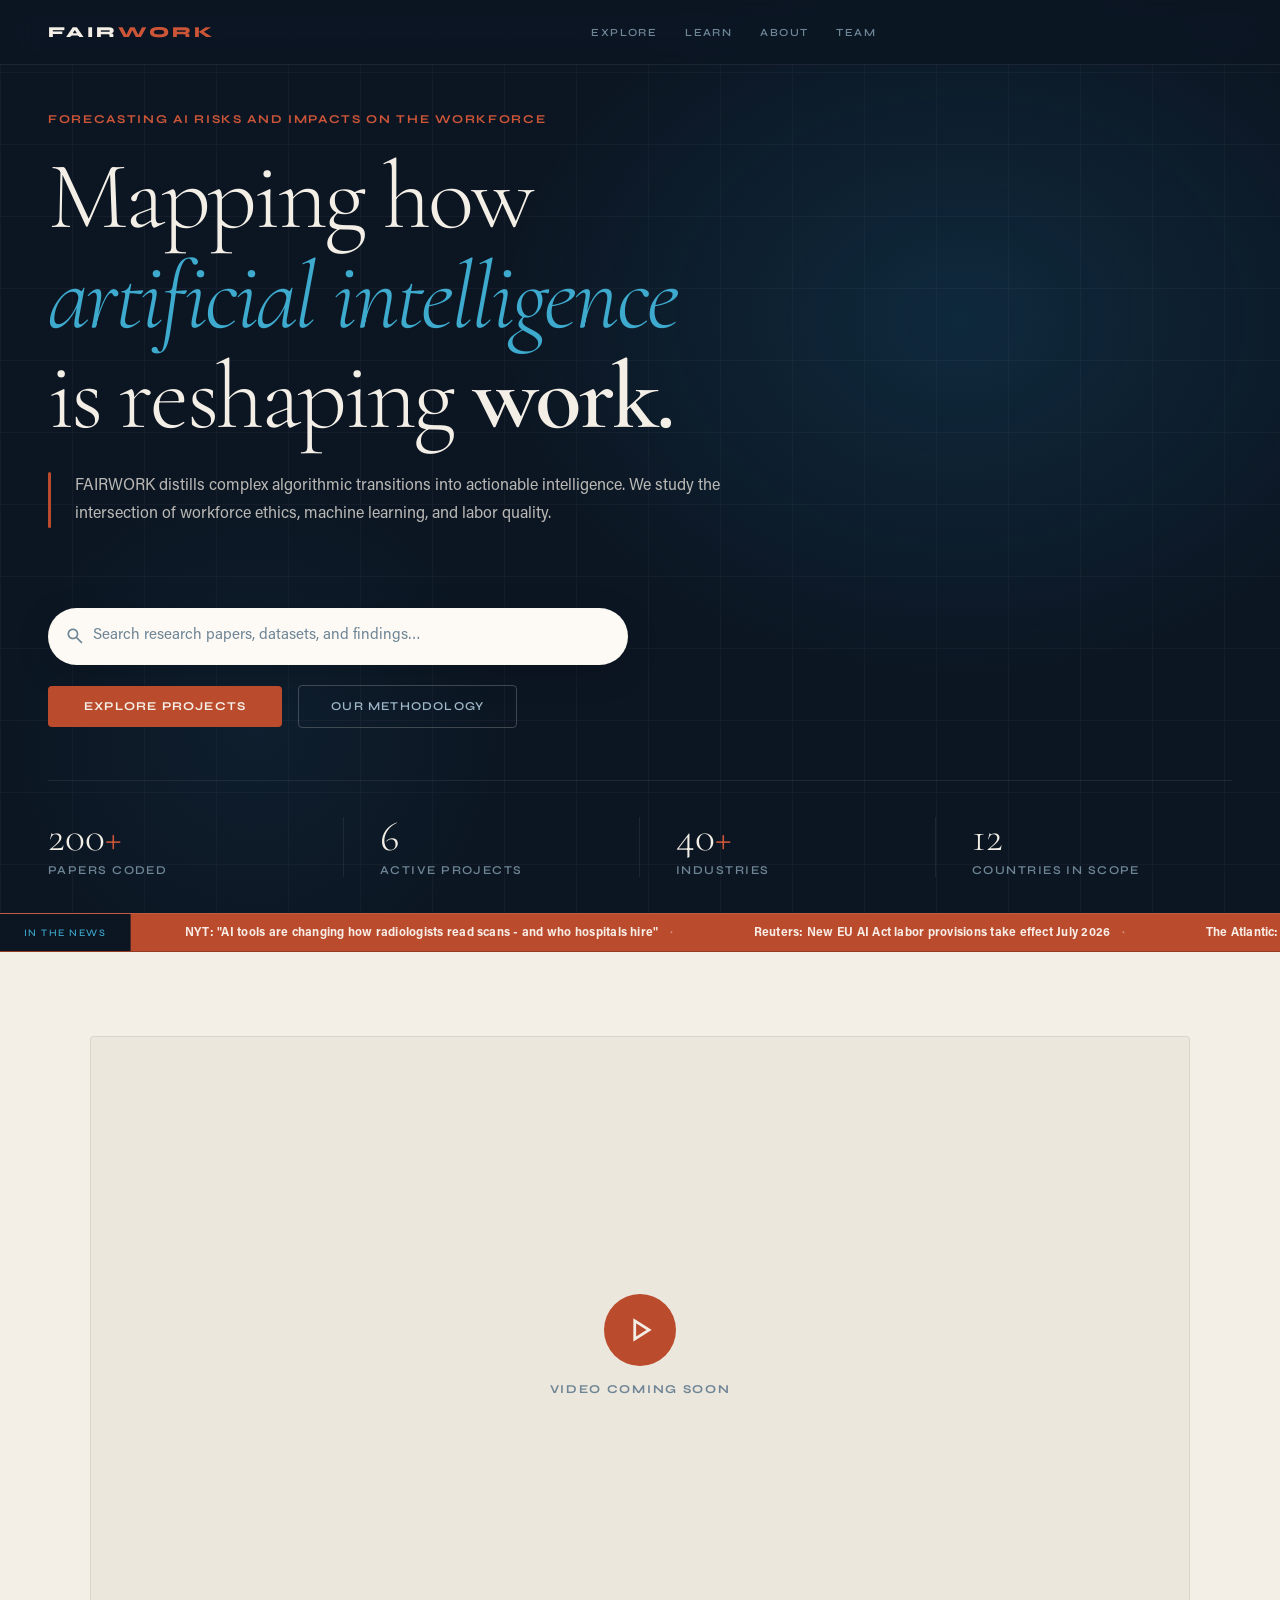
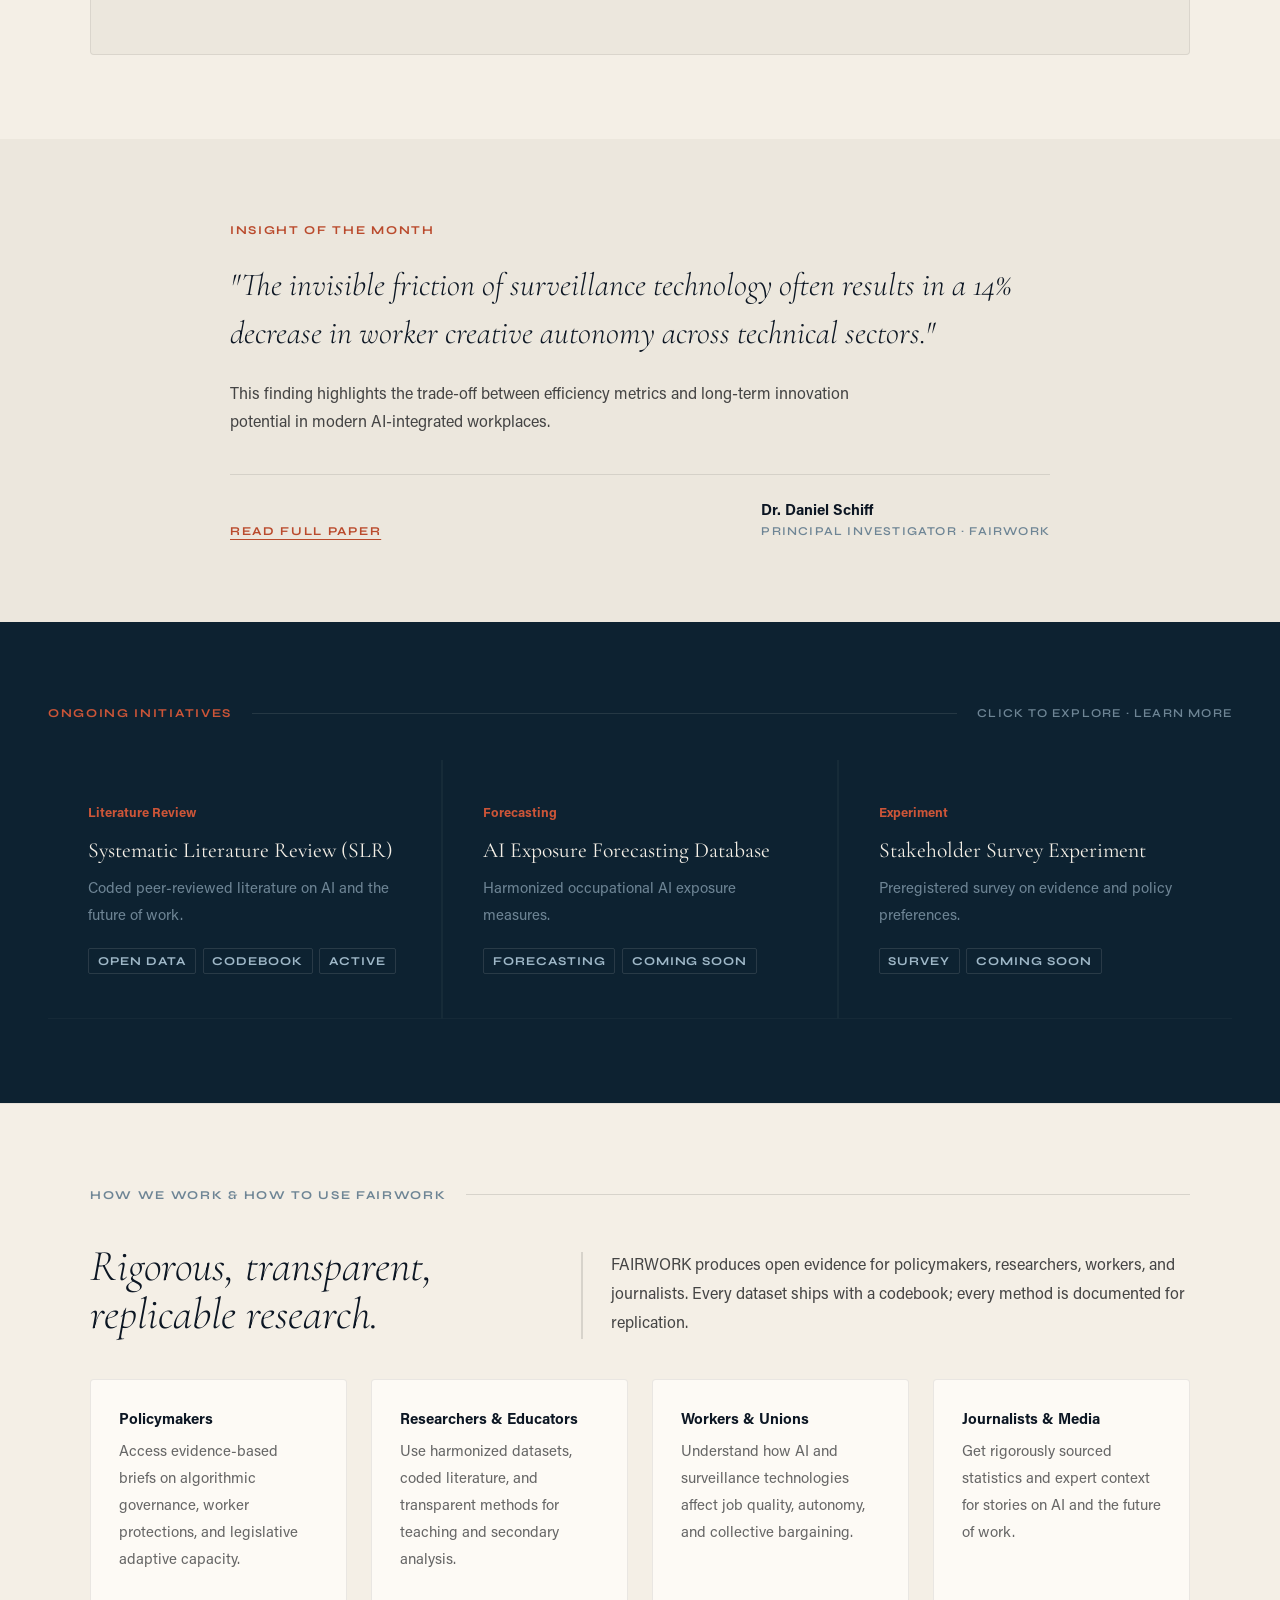
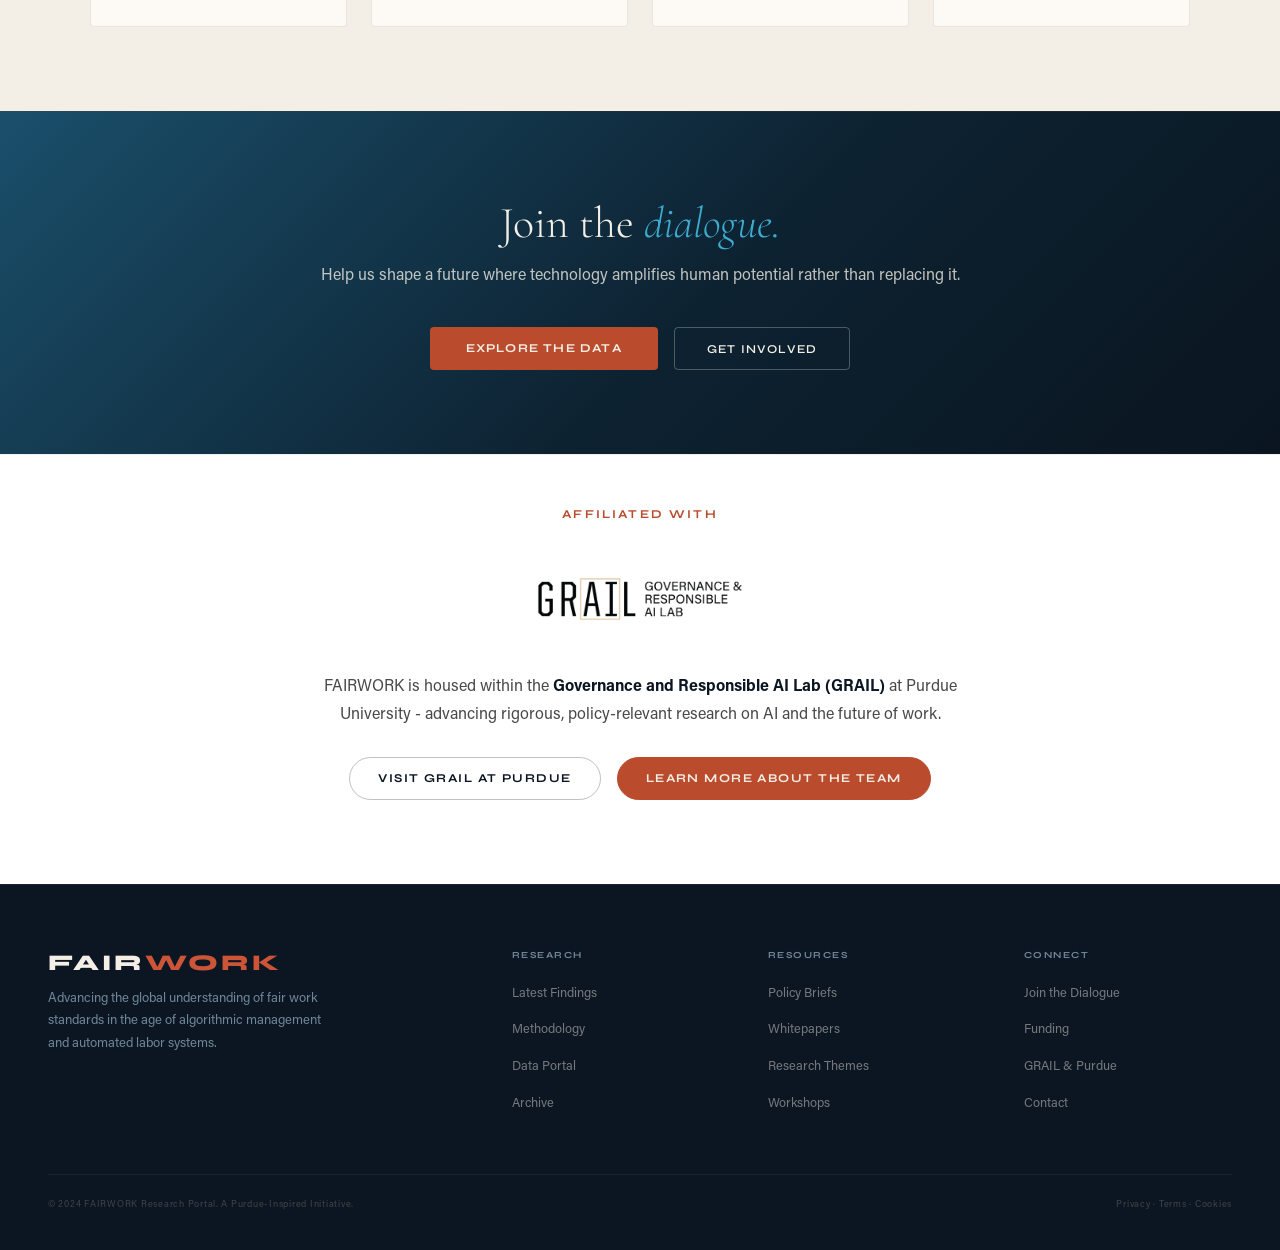
<file: index.html>
<!DOCTYPE html>
<html lang="en">
<head>
<meta charset="UTF-8">
<meta name="viewport" content="width=device-width, initial-scale=1.0">
<title>FAIRWORK - Forecasting AI Risks and Impacts on the Workforce</title>
<link rel="preconnect" href="https://fonts.googleapis.com">
<link href="https://fonts.googleapis.com/css2?family=Cormorant+Garamond:ital,wght@0,300;0,400;0,600;1,300;1,400;1,600&family=Syne:wght@400;600;700;800&display=swap" rel="stylesheet">
<link href="https://fonts.googleapis.com/css2?family=Material+Symbols+Outlined:opsz,wght,FILL,GRAD@24,400,0,0&display=swap" rel="stylesheet">
<link rel="stylesheet" href="css/styles.css">
</head>
<body>

<a class="skip-link" href="#main">Skip to main content</a>

<nav aria-label="Main navigation">
  <div class="nav-logo"><a href="index.html">FAIR<span>WORK</span></a></div>
  <button type="button" class="nav-toggle" id="nav-toggle" aria-expanded="false" aria-controls="nav-menu" aria-label="Open menu">
    <span class="nav-icon" aria-hidden="true">menu</span>
  </button>
  <ul class="nav-links" id="nav-menu">
    <li><a href="#projects">Explore</a></li>
    <li><a href="about.html#themes">Learn</a></li>
    <li><a href="about.html">About</a></li>
    <li><a href="team.html">Team</a></li>
  </ul>
</nav>

<main id="main">

<!-- ═══ HERO ═══ -->
<section id="what" class="hero">
  <div class="hero-canvas"></div>
  <div class="hero-grid"></div>
  <div class="hero-layout">
    <div class="hero-body">
      <div class="hero-kicker">Forecasting AI Risks and Impacts on the Workforce</div>
      <h1 class="hero-headline">
        <span>Mapping how</span>
        <span><em>artificial intelligence</em></span>
        <span>is reshaping <strong>work.</strong></span>
      </h1>
      <div class="hero-def">
        <div class="hero-def-bar"></div>
        <p class="hero-def-text">FAIRWORK distills complex algorithmic transitions into actionable intelligence. We study the intersection of workforce ethics, machine learning, and labor quality.</p>
      </div>
      <div class="search-wrap">
        <form class="search-bar search-bar--center" role="search" aria-label="Search FAIRWORK research" onsubmit="event.preventDefault();heroSearch();">
          <span class="search-icon" aria-hidden="true">search</span>
          <label class="visually-hidden" for="hero-search">Search</label>
          <input type="search" class="search-input" id="hero-search" name="q" placeholder="Search research papers, datasets, and findings…" autocomplete="off" enterkeyhint="search">
        </form>
      </div>
      <div class="hero-ctas">
        <a class="btn-primary" href="#projects">Explore Projects</a>
        <a class="btn-outline" href="#methodology">Our Methodology</a>
      </div>
    </div>
  </div>
  <div class="hero-stats">
    <div class="hero-stat"><div class="stat-num">200<b>+</b></div><div class="stat-lbl">Papers Coded</div></div>
    <div class="hero-stat"><div class="stat-num">6</div><div class="stat-lbl">Active Projects</div></div>
    <div class="hero-stat"><div class="stat-num">40<b>+</b></div><div class="stat-lbl">Industries</div></div>
    <div class="hero-stat"><div class="stat-num">12</div><div class="stat-lbl">Countries in Scope</div></div>
  </div>
</section>

<!-- ═══ TICKER ═══ -->
<div class="ticker-wrap">
  <div class="ticker-label">In the News</div>
  <div class="ticker-track">
    <span class="ticker-item">NYT: "AI tools are changing how radiologists read scans - and who hospitals hire"</span>
    <span class="ticker-item">Reuters: New EU AI Act labor provisions take effect July 2026</span>
    <span class="ticker-item">The Atlantic: "The jobs AI is actually taking - it's not what you think"</span>
    <span class="ticker-item">WSJ: Goldman Sachs estimates 300M jobs globally face partial automation risk</span>
    <span class="ticker-item">MIT Tech Review: LLMs boost paralegal productivity by 42% in new RCT</span>
    <span class="ticker-item">NPR: Truck drivers union fights back against autonomous freight pilot programs</span>
    <span class="ticker-item">FT: AI coding assistants raise output but widen skill gaps within software teams</span>
    <span class="ticker-item">Bloomberg: Amazon warehouse AI system triggers fresh NLRB complaint</span>
    <span class="ticker-item">NYT: "AI tools are changing how radiologists read scans - and who hospitals hire"</span>
    <span class="ticker-item">Reuters: New EU AI Act labor provisions take effect August 2026</span>
    <span class="ticker-item">The Atlantic: "The jobs AI is actually taking - it's not what you think"</span>
    <span class="ticker-item">WSJ: Goldman Sachs estimates 300M jobs globally face partial automation risk</span>
    <span class="ticker-item">MIT Tech Review: LLMs boost paralegal productivity by 42% in new RCT</span>
    <span class="ticker-item">NPR: Truck drivers union fights back against autonomous freight pilot programs</span>
    <span class="ticker-item">FT: AI coding assistants raise output but widen skill gaps within software teams</span>
    <span class="ticker-item">Bloomberg: Amazon warehouse AI system triggers fresh NLRB complaint</span>
  </div>
</div>

<!-- ═══ VIDEO ═══ -->
<section class="video-section" aria-label="Introduction video">
  <!-- Replace the placeholder div with e.g.
       <iframe src="https://www.youtube-nocookie.com/embed/VIDEO_ID" title="FAIRWORK introduction" allow="fullscreen; picture-in-picture" allowfullscreen></iframe>
       or <video src="media/intro.mp4" controls poster="media/intro.jpg"></video> -->
  <div class="video-frame">
    <div class="video-placeholder">
      <span class="video-play" aria-hidden="true">play_arrow</span>
      <span class="video-label">Video coming soon</span>
    </div>
  </div>
</section>

<!-- ═══ INSIGHT OF THE MONTH ═══ -->
<section class="insight">
  <div class="insight-wrap reveal">
    <div class="insight-label">Insight of the Month</div>
    <blockquote class="insight-quote">"The invisible friction of surveillance technology often results in a 14% decrease in worker creative autonomy across technical sectors."</blockquote>
    <p class="insight-body">This finding highlights the trade-off between efficiency metrics and long-term innovation potential in modern AI-integrated workplaces.</p>
    <div class="insight-footer">
      <a class="insight-link" href="#">Read Full Paper</a>
      <div class="insight-by">
        <div class="insight-name">Dr. Daniel Schiff</div>
        <div class="insight-role">Principal Investigator · FAIRWORK</div>
      </div>
    </div>
  </div>
</section>

<!-- ═══ ONGOING INITIATIVES ═══ -->
<section id="projects" class="projects">
  <div class="section-header reveal">
    <span class="eyebrow">Ongoing Initiatives</span>
    <div class="section-rule"></div>
    <span class="projects-hint">Click to explore · learn more</span>
  </div>
  <div class="projects-grid">
    <div class="proj-card reveal d1" role="link" tabindex="0" onclick="location.href='slr.html'" onkeydown="if(event.key==='Enter')location.href='slr.html'">
      <span class="proj-tag">Literature Review</span>
      <div class="proj-title">Systematic Literature Review (SLR)</div>
      <div class="proj-desc">Coded peer-reviewed literature on AI and the future of work.</div>
      <div class="proj-tags">
        <span>Open Data</span>
        <span>Codebook</span>
        <span>Active</span>
      </div>
    </div>
    <div class="proj-card proj-card--soon reveal d2" onclick="openProj('p1')">
      <span class="proj-tag">Forecasting</span>
      <div class="proj-title">AI Exposure Forecasting Database</div>
      <div class="proj-desc">Harmonized occupational AI exposure measures.</div>
      <div class="proj-tags">
        <span>Forecasting</span>
        <span>Coming Soon</span>
      </div>
    </div>
    <div class="proj-card proj-card--soon reveal d3" onclick="openProj('p3')">
      <span class="proj-tag">Experiment</span>
      <div class="proj-title">Stakeholder Survey Experiment</div>
      <div class="proj-desc">Preregistered survey on evidence and policy preferences.</div>
      <div class="proj-tags">
        <span>Survey</span>
        <span>Coming Soon</span>
      </div>
    </div>
  </div>
</section>

<!-- ═══ HOW WE WORK & HOW TO USE ═══ -->
<section id="methodology" class="method">
  <div class="section-header"><span class="eyebrow-dim">How We Work &amp; How to Use FAIRWORK</span><div class="rule-dim"></div></div>
  <div class="method-lead reveal">
    <div class="method-tagline">Rigorous, transparent,<br>replicable research.</div>
    <p class="method-copy">FAIRWORK produces open evidence for policymakers, researchers, workers, and journalists. Every dataset ships with a codebook; every method is documented for replication.</p>
  </div>
  <div class="audience-grid">
    <div class="audience-card reveal d1"><div class="aud-title">Policymakers</div><div class="aud-desc">Access evidence-based briefs on algorithmic governance, worker protections, and legislative adaptive capacity.</div></div>
    <div class="audience-card reveal d2"><div class="aud-title">Researchers &amp; Educators</div><div class="aud-desc">Use harmonized datasets, coded literature, and transparent methods for teaching and secondary analysis.</div></div>
    <div class="audience-card reveal d3"><div class="aud-title">Workers &amp; Unions</div><div class="aud-desc">Understand how AI and surveillance technologies affect job quality, autonomy, and collective bargaining.</div></div>
    <div class="audience-card reveal d4"><div class="aud-title">Journalists &amp; Media</div><div class="aud-desc">Get rigorously sourced statistics and expert context for stories on AI and the future of work.</div></div>
  </div>
</section>

<!-- ═══ ACHIEVEMENTS ═══ 
<section id="achievements" class="achieve">
  <div class="achieve-wrap">
    <div class="section-header achieve-hd reveal">
      <span class="eyebrow-dim">Achievements</span>
      <div class="rule-dim"></div>
    </div>
    <div class="achieve-grid">
      <article class="achieve-card reveal d1">
        <div class="achieve-yr">2024</div>
        <h3 class="achieve-title">Systematic review complete</h3>
        <p class="achieve-desc">200+ peer-reviewed papers coded across automation, job quality, and policy.</p>
      </article>
      <article class="achieve-card reveal d2">
        <div class="achieve-yr">2024</div>
        <h3 class="achieve-title">Open research database</h3>
        <p class="achieve-desc">Searchable portal launched for policymakers, journalists, and researchers.</p>
      </article>
      <article class="achieve-card reveal d3">
        <div class="achieve-yr">2023</div>
        <h3 class="achieve-title">NSF research grant</h3>
        <p class="achieve-desc">Multi-year funding secured to map AI risks and impacts on the workforce.</p>
      </article>
      <article class="achieve-card reveal d4">
        <div class="achieve-yr">2024</div>
        <h3 class="achieve-title">Policy briefs in use</h3>
        <p class="achieve-desc">FAIRWORK synthesis cited in legislative briefings on AI and labor standards.</p>
      </article>
    </div>
  </div>
</section>-->

<!-- ═══ JOIN THE DIALOGUE ═══ -->
<section id="involve" class="dialogue">
  <div class="dialogue-wrap reveal">
    <h2 class="dialogue-hd">Join the <em>dialogue.</em></h2>
    <p class="dialogue-text">Help us shape a future where technology amplifies human potential rather than replacing it.</p>
    <div class="dialogue-actions">
      <a class="btn-primary" href="#projects">Explore the Data</a>
      <button type="button" class="btn-outline" onclick="openInvolve()">Get Involved</button>
    </div>
  </div>
</section>

<!-- (Ask FAIRWORK) - hidden for Phase 2 -->
<div id="ask" class="ask-section is-hidden" hidden aria-hidden="true">
  <input type="password" id="ask-key" tabindex="-1">
  <input type="text" id="ask-input" tabindex="-1">
  <div id="ask-response"><span id="ask-dot"></span><span id="ask-label"></span><div id="ask-text"></div></div>
</div>

<!-- ═══ GRAIL & PURDUE ═══ -->
<section id="grail" class="affil">
  <div class="affil-wrap reveal">
    <p class="affil-label">Affiliated with</p>
    <div class="affil-logos">
      <a class="affil-logo affil-logo--grail" href="https://www.cla.purdue.edu/academic/polsci/research/labs/grail/index.html" target="_blank" rel="noopener" aria-label="GRAIL Lab">
        <img src="images/grail.png" alt="GRAIL logo">
      </a>
    </div>
    <p class="affil-copy">FAIRWORK is housed within the <strong>Governance and Responsible AI Lab (GRAIL)</strong> at Purdue University - advancing rigorous, policy-relevant research on AI and the future of work.</p>
    <div class="affil-actions">
      <a class="affil-btn" href="https://www.cla.purdue.edu/academic/polsci/research/labs/grail/index.html" target="_blank" rel="noopener">Visit GRAIL at Purdue</a>
      <a class="affil-btn affil-btn--filled" href="team.html">Learn More About the Team</a>
    </div>
  </div>
</section>

<!-- ═══ FOOTER ═══ -->
<footer>
  <div class="footer-top">
    <div><div class="footer-brand">FAIR<span>WORK</span></div><p class="footer-lead">Advancing the global understanding of fair work standards in the age of algorithmic management and automated labor systems.</p></div>
    <div><div class="footer-hd">Research</div><ul class="footer-links"><li><a href="team.html#publications">Latest Findings</a></li><li><a href="#methodology">Methodology</a></li>
      <li><a href="#projects">Data Portal</a></li>
      <li><a href="team.html#publications">Archive</a></li></ul></div>
    <div><div class="footer-hd">Resources</div><ul class="footer-links"><li><a href="team.html#publications">Policy Briefs</a></li><li><a href="#">Whitepapers</a></li><li><a href="about.html#themes">Research Themes</a></li><li><a href="#projects">Workshops</a></li></ul></div>
    <div><div class="footer-hd">Connect</div><ul class="footer-links"><li><a href="#involve">Join the Dialogue</a></li><li><a href="mailto:funding@fairwork.org?subject=Funding%20Interest">Funding</a></li><li><a href="#grail">GRAIL &amp; Purdue</a></li><li><a href="#">Contact</a></li></ul></div>
  </div>
  <div class="footer-bottom"><span class="footer-copy">© 2024 FAIRWORK Research Portal. A Purdue-Inspired Initiative.</span><span class="footer-copy">Privacy · Terms · Cookies</span></div>
</footer>
</main>

<!-- ═══ GET INVOLVED MODAL ═══ -->
<div class="modal-bg" id="modal-bg" onclick="closeInvolve()"></div>
<div class="modal" id="modal" role="dialog" aria-modal="true" aria-labelledby="modal-hd" hidden>
  <button type="button" class="modal-close" onclick="closeInvolve()" aria-label="Close">✕</button>
  <h2 class="modal-hd" id="modal-hd">Get Involved</h2>
  <p class="modal-copy">Tell us how you'd like to contribute to FAIRWORK research.</p>
  <form class="modal-form" onsubmit="event.preventDefault();this.querySelector('.modal-submit').textContent='✓ Sent - we\'ll be in touch.';this.querySelector('.modal-submit').disabled=true;">
    <label class="visually-hidden" for="involve-name">Full name</label>
    <input type="text" class="modal-inp" id="involve-name" name="name" placeholder="Full name" required autocomplete="name">
    <label class="visually-hidden" for="involve-email">Email</label>
    <input type="email" class="modal-inp" id="involve-email" name="email" placeholder="Email address" required autocomplete="email">
    <label class="visually-hidden" for="involve-message">Message</label>
    <textarea class="modal-inp modal-ta" id="involve-message" name="message" placeholder="Message (optional)" rows="4"></textarea>
    <button type="submit" class="btn-primary modal-submit">Send</button>
  </form>
</div>

<!-- ═══ PROJECT PANEL ═══ -->
<div class="proj-overlay" id="overlay" onclick="closeProj()"></div>
<div class="proj-panel" id="panel">
  <div class="proj-panel-head">
    <div class="proj-panel-tag" id="panel-tag-head">Project</div>
    <button class="proj-panel-close" onclick="closeProj()">✕</button>
  </div>
  <div class="proj-panel-body" id="panel-body"></div>
</div>

<script>
// ── Scroll reveal ──────────────────────────────
const ro = new IntersectionObserver(es => es.forEach(e => { if(e.isIntersecting){e.target.classList.add('visible');ro.unobserve(e.target);} }), {threshold:.09});
document.querySelectorAll('.reveal').forEach(el => ro.observe(el));

// ── Active nav ─────────────────────────────────
window.addEventListener('scroll', () => {
  const y = window.scrollY + 120;
  document.querySelectorAll('.nav-links a[href^="#"]').forEach(a => {
    const sec = document.querySelector(a.getAttribute('href'));
    if(sec) a.classList.toggle('active', y >= sec.offsetTop && y < sec.offsetTop + sec.offsetHeight);
  });
});

// ═════════════════════════════════
// PROJECTS DATA
// ═════════════════════════════════
const PD = {
  p1:{tag:'Forecasting Dataset',title:'AI Exposure Forecasting Database',lead:"Lorem ipsum dolor sit amet, consectetur adipiscing elit, sed do eiusmod tempor incididunt ut labore et dolore magna aliqua ut enim ad minim veniam.",about:"Lorem ipsum dolor sit amet, consectetur adipiscing elit, sed do eiusmod tempor incididunt ut labore et dolore magna aliqua. Ut enim ad minim veniam, quis nostrud exercitation ullamco laboris nisi ut aliquip ex ea commodo consequat.\n\nDuis aute irure dolor in reprehenderit in voluptate velit esse cillum dolore eu fugiat nulla pariatur. Excepteur sint occaecat cupidatat non proident, sunt in culpa qui officia deserunt mollit anim id est laborum.",tags:['Occupational Data','Harmonization','Forecasting','Open Data','Lorem Ipsum'],roles:[{t:'Data Analyst',d:'Lorem ipsum dolor sit amet, consectetur adipiscing elit sed do eiusmod tempor incididunt ut labore.'},{t:'Graduate RA',d:'Duis aute irure dolor in reprehenderit in voluptate velit esse cillum dolore eu fugiat.'},{t:'Developer',d:'Excepteur sint occaecat cupidatat non proident sunt in culpa qui officia deserunt mollit.'}],status:'active',cta:'Interested in contributing to this project?'},
  p2:{tag:'Systematic Literature Review',title:'SLR: Coded AI-Workforce Literature',lead:'Lorem ipsum dolor sit amet, consectetur adipiscing elit, sed do eiusmod tempor incididunt ut labore et dolore magna aliqua ut enim ad minim veniam quis nostrud.',about:"Lorem ipsum dolor sit amet, consectetur adipiscing elit, sed do eiusmod tempor incididunt ut labore et dolore magna aliqua. Ut enim ad minim veniam, quis nostrud exercitation ullamco laboris nisi ut aliquip.\n\nDuis aute irure dolor in reprehenderit in voluptate velit esse cillum dolore eu fugiat nulla pariatur. Excepteur sint occaecat cupidatat non proident, sunt in culpa qui officia deserunt mollit anim.",tags:['Literature Review','Codebook','Open Data','Peer-Reviewed','Ongoing'],roles:[{t:'Paper Coder',d:'Lorem ipsum dolor sit amet, consectetur adipiscing elit sed do eiusmod tempor incididunt.'},{t:'Screener',d:'Duis aute irure dolor in reprehenderit in voluptate velit esse cillum dolore eu fugiat.'},{t:'Methods Reviewer',d:'Excepteur sint occaecat cupidatat non proident deserunt mollit anim id est laborum.'}],status:'active',cta:'Join our coding team'},
  p3:{tag:'Survey Experiment',title:'Stakeholder Survey Experiment',lead:'Lorem ipsum dolor sit amet, consectetur adipiscing elit, sed do eiusmod tempor incididunt ut labore et dolore magna aliqua nemo enim ipsam voluptatem.',about:"Lorem ipsum dolor sit amet, consectetur adipiscing elit, sed do eiusmod tempor incididunt ut labore et dolore magna aliqua. Ut enim ad minim veniam, quis nostrud exercitation ullamco laboris.\n\nDuis aute irure dolor in reprehenderit in voluptate velit esse cillum dolore eu fugiat nulla pariatur. Excepteur sint occaecat cupidatat non proident, sunt in culpa qui officia deserunt.",tags:['Survey Experiment','Causal Inference','Preregistered','Wave 2 Recruiting'],roles:[{t:'Survey Respondent',d:'Lorem ipsum dolor sit amet, consectetur adipiscing elit sed eiusmod tempor incididunt labore.'},{t:'Organizational Partner',d:'Duis aute irure dolor in reprehenderit in voluptate esse cillum dolore eu fugiat.'},{t:'Graduate Collaborator',d:'Excepteur sint occaecat cupidatat non proident sunt in culpa officia deserunt mollit.'}],status:'recruit',cta:'Participate in Wave 2 or become a recruiting partner'},
  p4:{tag:'Geography',title:'Geographic Inequality Analysis',lead:"Lorem ipsum dolor sit amet, consectetur adipiscing elit, sed do eiusmod tempor incididunt ut labore et dolore magna aliqua quis nostrud exercitation.",about:"Lorem ipsum dolor sit amet, consectetur adipiscing elit, sed do eiusmod tempor incididunt ut labore et dolore magna aliqua. Ut enim ad minim veniam, quis nostrud exercitation ullamco laboris nisi.\n\nDuis aute irure dolor in reprehenderit in voluptate velit esse cillum dolore eu fugiat nulla pariatur. Excepteur sint occaecat cupidatat non proident mollit anim.",tags:['Geography','GIS','Labor Markets','Rural','Lorem Ipsum'],roles:[{t:'GIS Analyst',d:'Lorem ipsum dolor sit amet, consectetur adipiscing elit sed do eiusmod tempor incididunt.'},{t:'International Partner',d:'Duis aute irure dolor in reprehenderit in voluptate velit esse cillum dolore fugiat.'},{t:'Developer',d:'Excepteur sint occaecat cupidatat non proident sunt in culpa qui officia deserunt.'}],status:'active',cta:'Collaborate on this project'},
  p5:{tag:'Policy',title:'Policy Response Mapping',lead:"Lorem ipsum dolor sit amet, consectetur adipiscing elit, sed do eiusmod tempor incididunt ut labore et dolore magna aliqua ut enim veniam.",about:"Lorem ipsum dolor sit amet, consectetur adipiscing elit, sed do eiusmod tempor incididunt ut labore et dolore magna aliqua. Ut enim ad minim veniam, quis nostrud exercitation ullamco.\n\nDuis aute irure dolor in reprehenderit in voluptate velit esse cillum dolore eu fugiat nulla pariatur. Excepteur sint occaecat cupidatat non proident deserunt mollit.",tags:['Policy','Legislation','Regulatory','Lorem Ipsum','Recruiting'],roles:[{t:'Policy Coder',d:'Lorem ipsum dolor sit amet, consectetur adipiscing elit sed do eiusmod tempor.'},{t:'International RA',d:'Duis aute irure dolor in reprehenderit in voluptate esse cillum dolore eu fugiat.'},{t:'Policy Fellow',d:'Excepteur sint occaecat cupidatat non proident sunt in culpa qui officia mollit.'}],status:'recruit',cta:'Help us code policy documents'},
  p6:{tag:'Worker Voice',title:'Worker Voice Initiative',lead:"Lorem ipsum dolor sit amet, consectetur adipiscing elit, sed do eiusmod tempor incididunt ut labore et dolore magna aliqua nemo enim voluptatem.",about:"Lorem ipsum dolor sit amet, consectetur adipiscing elit, sed do eiusmod tempor incididunt ut labore et dolore magna aliqua. Ut enim ad minim veniam, quis nostrud exercitation ullamco laboris.\n\nDuis aute irure dolor in reprehenderit in voluptate velit esse cillum dolore eu fugiat nulla pariatur. Excepteur sint occaecat cupidatat non proident sunt in culpa deserunt.",tags:['Qualitative','Worker Interviews','Focus Groups','Launching Q3 2026'],roles:[{t:'Participant',d:'Lorem ipsum dolor sit amet, consectetur adipiscing elit sed do eiusmod tempor incididunt.'},{t:'Union Partner',d:'Duis aute irure dolor in reprehenderit in voluptate velit esse cillum dolore.'},{t:'Qualitative Researcher',d:'Excepteur sint occaecat cupidatat non proident sunt culpa qui officia deserunt mollit.'}],status:'planned',cta:'Express interest for when we launch Q3 2026'}
};

const statusBadge = {active:{c:'#4ADE80',l:'Active project'},recruit:{c:'#E6BF4A',l:'Recruiting contributors'},planned:{c:'#8C877F',l:'Launching Q3 2026'}};

function openProj(id) {
  const p = PD[id]; if(!p) return;
  document.getElementById('panel-tag-head').textContent = p.tag;
  const sb = statusBadge[p.status];
  document.getElementById('panel-body').innerHTML = `
    <div class="panel-kicker">${p.tag}</div>
    <div class="panel-title">${p.title}</div>
    <div style="display:inline-flex;align-items:center;gap:.5rem;margin-bottom:1.75rem;font-family:var(--ff-u);font-size:.6rem;letter-spacing:.1em;text-transform:uppercase;color:${sb.c};">
      <span style="width:6px;height:6px;border-radius:50%;background:${sb.c};${p.status!=='planned'?'animation:pulse 2s infinite':''}"></span>${sb.l}
    </div>
    <div class="panel-lead">${p.lead}</div>
    <div class="panel-sec">About this project</div>
    ${p.about.split('\n\n').map(t=>`<div class="panel-text">${t}</div>`).join('')}
    <div class="panel-tags">${p.tags.map(t=>`<span class="panel-tag">${t}</span>`).join('')}</div>
    <div class="panel-sec">Ways to contribute</div>
    <div>${p.roles.map(r=>`<div class="panel-role"><div><div class="panel-role-title">${r.t}</div><div class="panel-role-desc">${r.d}</div></div></div>`).join('')}</div>
    <div class="panel-cta">
      <h4>${p.cta}</h4>
      <p>Leave your email and we'll follow up with how to get involved.</p>
      <input type="email" class="panel-inp" placeholder="your@email.com">
      <input type="text" class="panel-inp" placeholder="Your role / background (optional)">
      <button class="panel-submit-btn" onclick="this.textContent='✓ Sent! We\\'ll be in touch.';this.style.background='#2D6A4F';this.disabled=true;">Send Expression of Interest</button>
    </div>`;
  document.getElementById('overlay').classList.add('open');
  document.getElementById('panel').classList.add('open');
  document.body.style.overflow = 'hidden';
}
function closeProj() {
  document.getElementById('overlay').classList.remove('open');
  document.getElementById('panel').classList.remove('open');
  document.body.style.overflow = '';
}
document.addEventListener('keydown', e => {
  if (e.key === 'Escape') { closeProj(); closeInvolve(); }
});

function openInvolve() {
  const modal = document.getElementById('modal');
  const overlay = document.getElementById('modal-bg');
  modal.hidden = false;
  overlay.classList.add('open');
  modal.classList.add('open');
  document.body.style.overflow = 'hidden';
  document.getElementById('involve-name').focus();
}
function closeInvolve() {
  const modal = document.getElementById('modal');
  const overlay = document.getElementById('modal-bg');
  modal.hidden = true;
  overlay.classList.remove('open');
  modal.classList.remove('open');
  document.body.style.overflow = '';
}

// ═════════════════════════════════
// ASK FAIRWORK
// ═════════════════════════════════
const SYS = `You are FAIRWORK, an AI research assistant for the FAIRWORK project - Forecasting AI Risks and Impacts on the Workforce - a Purdue-inspired initiative within the GRAIL research network.

The FAIRWORK project investigates how artificial intelligence is reshaping labor markets, job structures, and workforce policy. Through systematic review and qualitative coding of hundreds of academic studies, the project builds a structured database mapping key trends in AI-driven automation, job displacement, skill shifts, and worker well-being. The research also examines policy responses including regulation, education, and worker protections. Undergraduate researchers play a central role in the coding and analysis process.

Key datasets:
1. Forecasting/Exposure Database: Harmonized occupational AI exposure measures (Frey & Osborne, Acemoglu & Restrepo, GPT-era task-based models)
2. Systematic Literature Review: 214+ coded papers, 40+ variables each. Frame valence: 62% pessimistic, 24% neutral, 14% optimistic (2023-24 data)
3. Stakeholder Survey Experiment: n=1,200, 6-arm preregistered experiment. Conflicting evidence reduces policy support by ~14pp on average.

Key findings:
- High-exposure occupations: data entry, customer service, financial analysis, legal assistance
- Low-exposure: construction, childcare, nursing (physical/relational tasks)
- Geographic analysis: rural service economies face disproportionate risk
- Cohen's κ = 0.81 for inter-rater reliability

Always be precise about what evidence shows vs. does not show. Flag contested findings. Distinguish correlation from causation. Keep responses to 3-5 sentences (simple) or 1-2 paragraphs (complex). Write clearly for non-academic audiences.`;

function setQ(t){document.getElementById('ask-input').value=t;document.getElementById('ask-input').focus();}

function heroSearch() {
  const q = document.getElementById('hero-search').value.trim();
  if (!q) return;
  /* (Ask FAIRWORK) - Phase 2 */
}

document.getElementById('nav-toggle').addEventListener('click', function () {
  const open = this.getAttribute('aria-expanded') === 'true';
  this.setAttribute('aria-expanded', String(!open));
  this.setAttribute('aria-label', open ? 'Open menu' : 'Close menu');
  this.querySelector('.nav-icon').textContent = open ? 'menu' : 'close';
  document.getElementById('nav-menu').classList.toggle('open', !open);
});

async function doAsk() {
  const q = document.getElementById('ask-input').value.trim();
  const key = document.getElementById('ask-key').value.trim();
  const resp = document.getElementById('ask-response');
  const txt  = document.getElementById('ask-text');
  const dot  = document.getElementById('ask-dot');
  const lbl  = document.getElementById('ask-label');
  if(!q){document.getElementById('ask-input').focus();return;}
  if(!key){
    resp.classList.add('visible');
    dot.style.background='var(--gold2)';dot.style.animation='none';
    lbl.textContent='Setup needed';
    txt.innerHTML='To use Ask FAIRWORK, enter your Anthropic API key above (starts with <code style="font-family:var(--ff-u);font-size:.85em;color:var(--rust2)">sk-ant-</code>). It\'s used only in your browser and never stored. <a href="https://console.anthropic.com" target="_blank" style="color:var(--rust2);text-decoration:underline;">Get a key at console.anthropic.com →</a>';
    return;
  }
  resp.classList.add('visible');
  dot.style.background='var(--rust2)';dot.style.animation='blink .9s ease-in-out infinite';
  lbl.textContent='Thinking…';txt.textContent='';txt.className='ask-resp-text';
  try {
    const r = await fetch('https://api.anthropic.com/v1/messages',{
      method:'POST',
      headers:{'Content-Type':'application/json','x-api-key':key,'anthropic-version':'2023-06-01','anthropic-dangerous-direct-browser-access':'true'},
      body:JSON.stringify({model:'claude-sonnet-4-20250514',max_tokens:600,system:SYS,messages:[{role:'user',content:q}]})
    });
    if(!r.ok){const e=await r.json();throw new Error(e.error?.message||`Error ${r.status}`);}
    const d = await r.json();
    const answer = d.content?.[0]?.text||'No response received.';
    dot.style.animation='none';dot.style.background='#4ADE80';lbl.textContent='FAIRWORK';
    let i=0;
    const iv = setInterval(()=>{txt.textContent+=answer[i];i++;if(i>=answer.length)clearInterval(iv);},14);
  } catch(e) {
    dot.style.animation='none';dot.style.background='#F87171';lbl.textContent='Error';
    txt.textContent=`Could not get a response: ${e.message}. Check your API key and try again.`;
  }
}
function closeAsk(){const r=document.getElementById('ask-response');if(r)r.classList.remove('visible');const t=document.getElementById('ask-text');if(t)t.textContent='';}
const askKey=document.getElementById('ask-key');
if(askKey)askKey.addEventListener('keydown',e=>{if(e.key==='Enter')document.getElementById('ask-input')?.focus();});
</script>
</body>
</html>
</file>
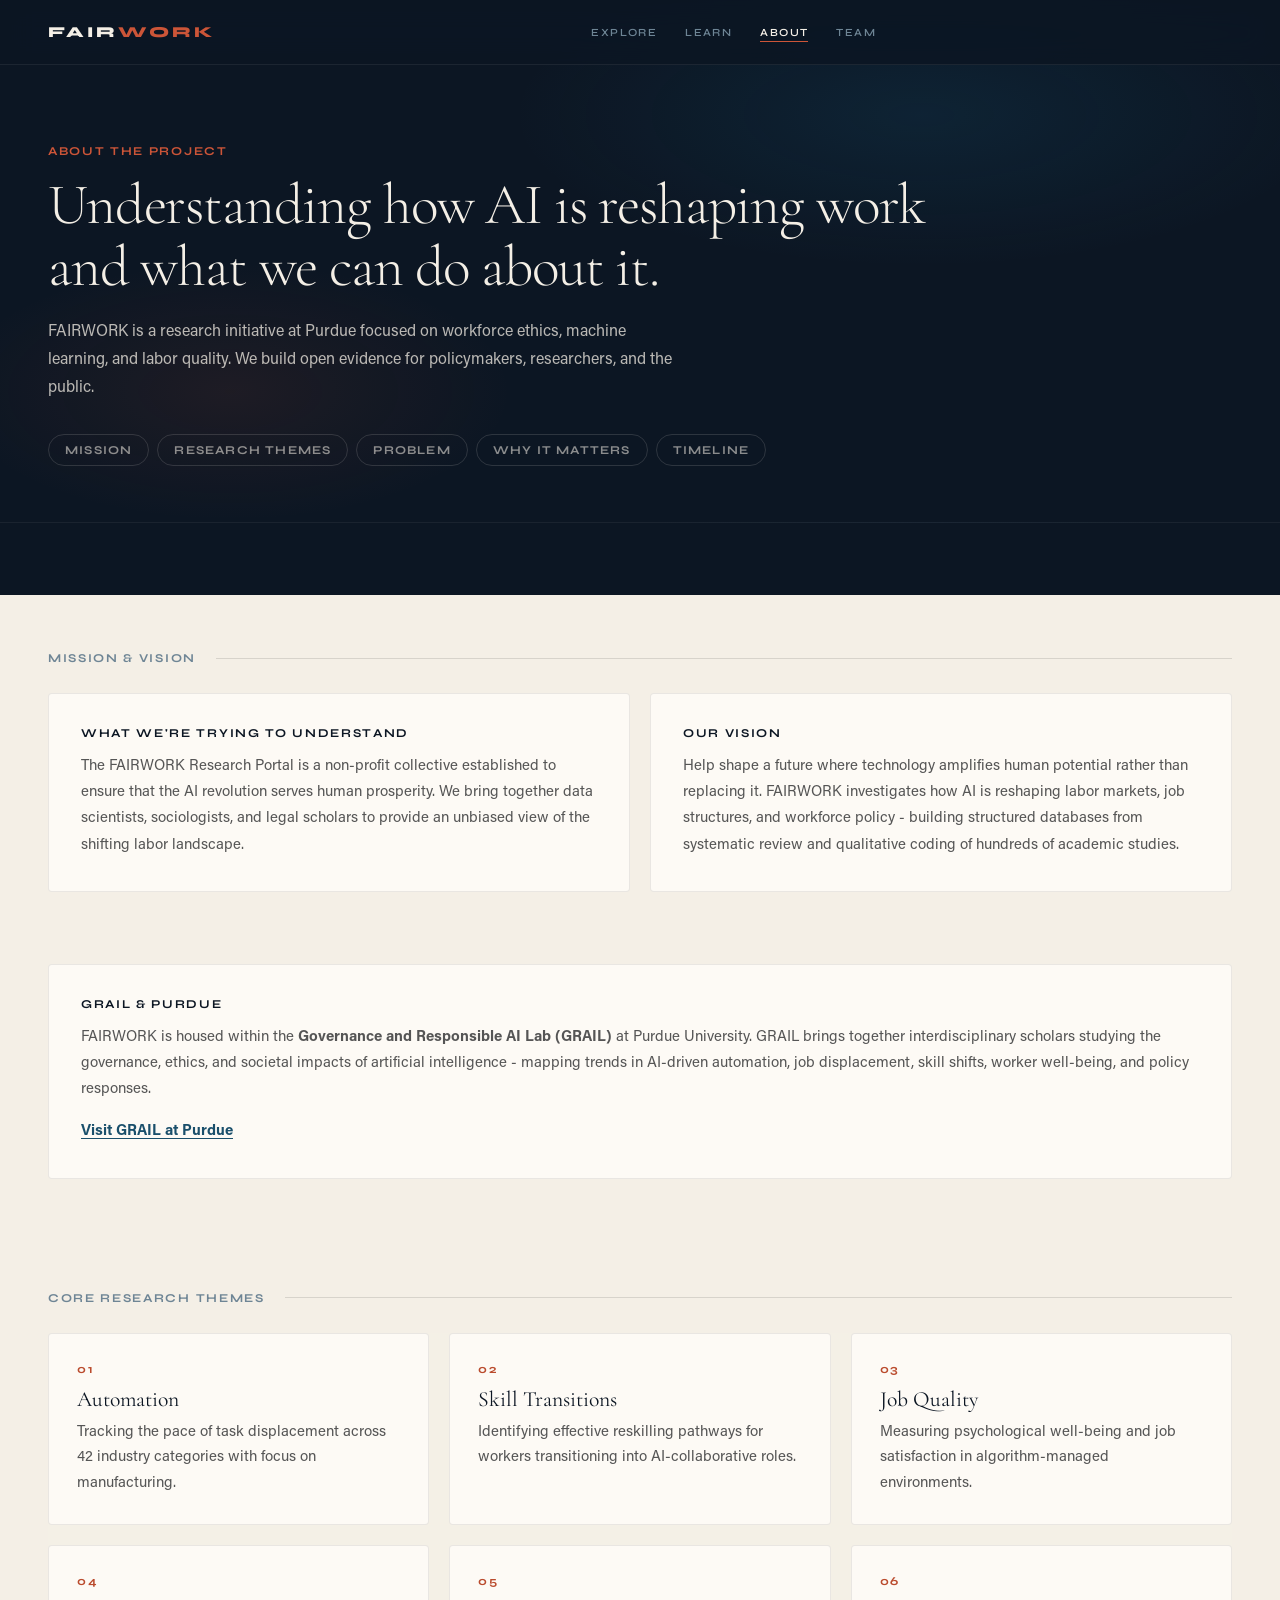
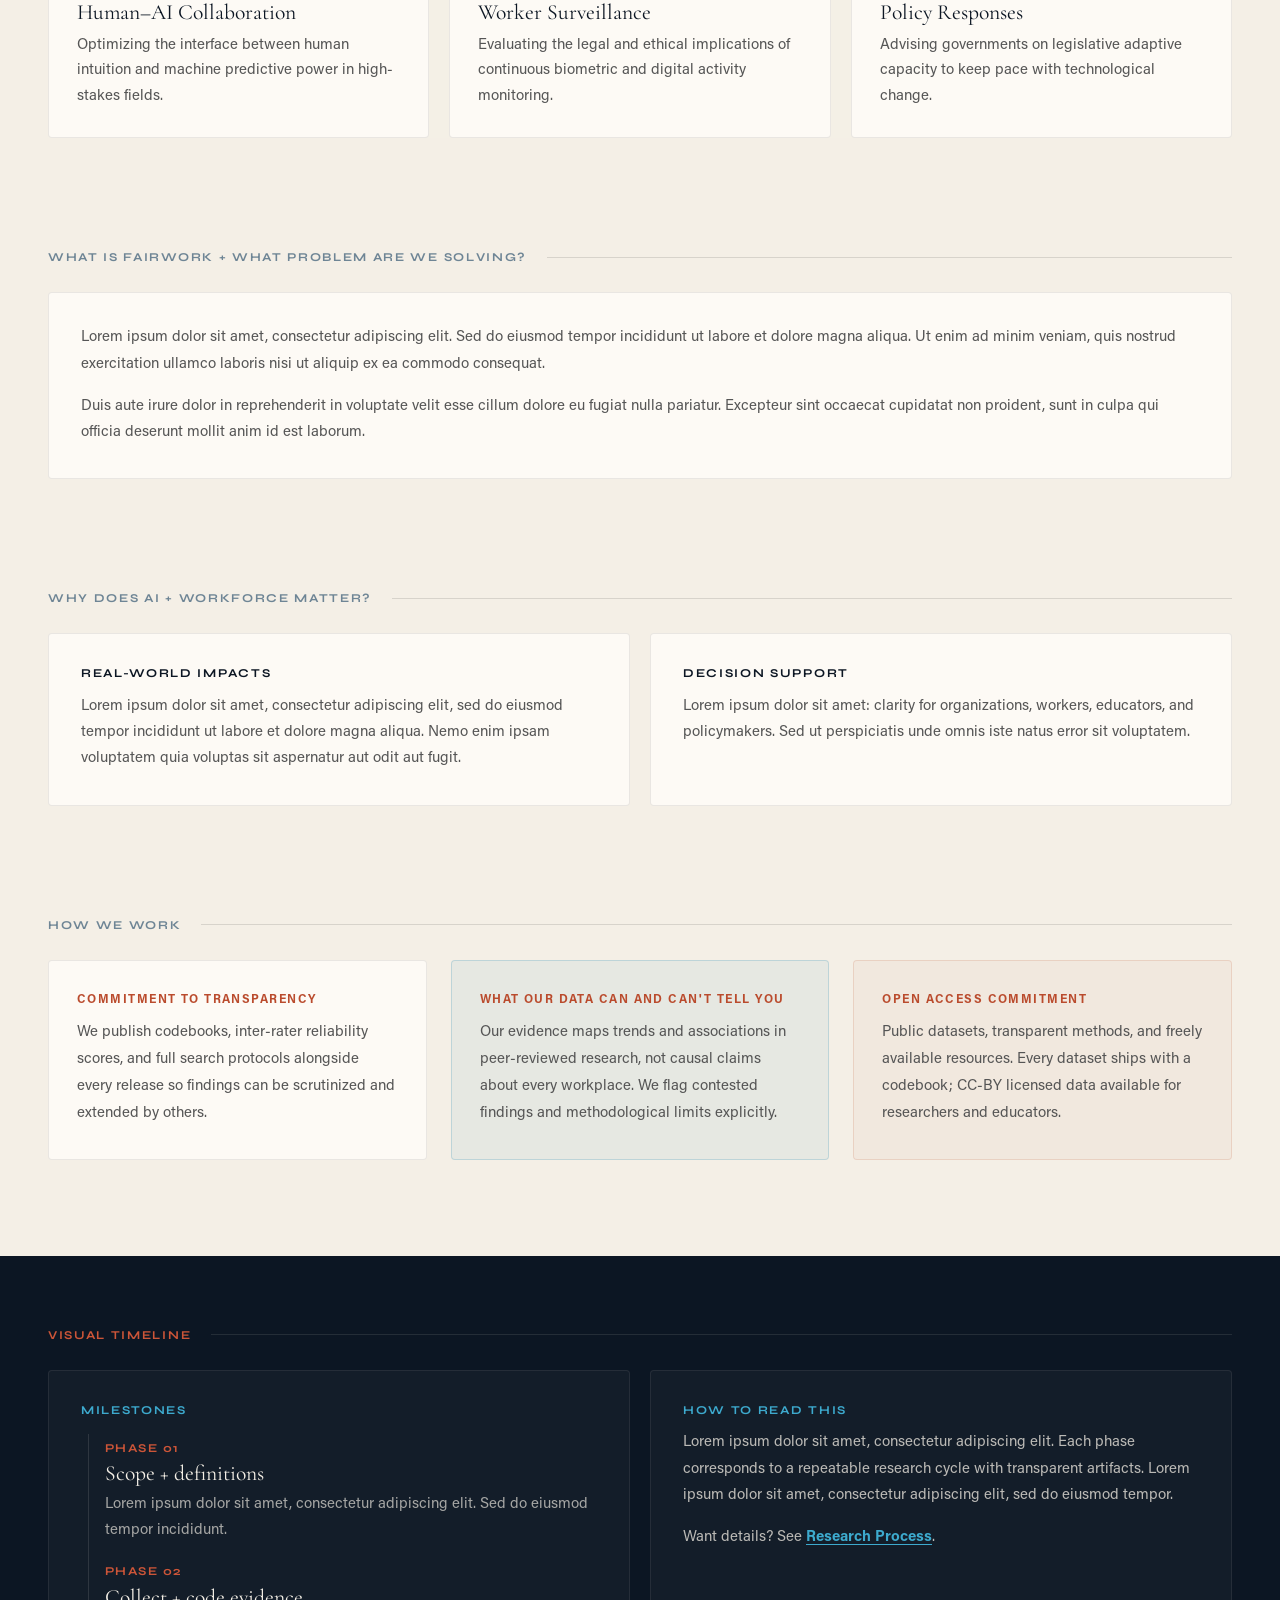
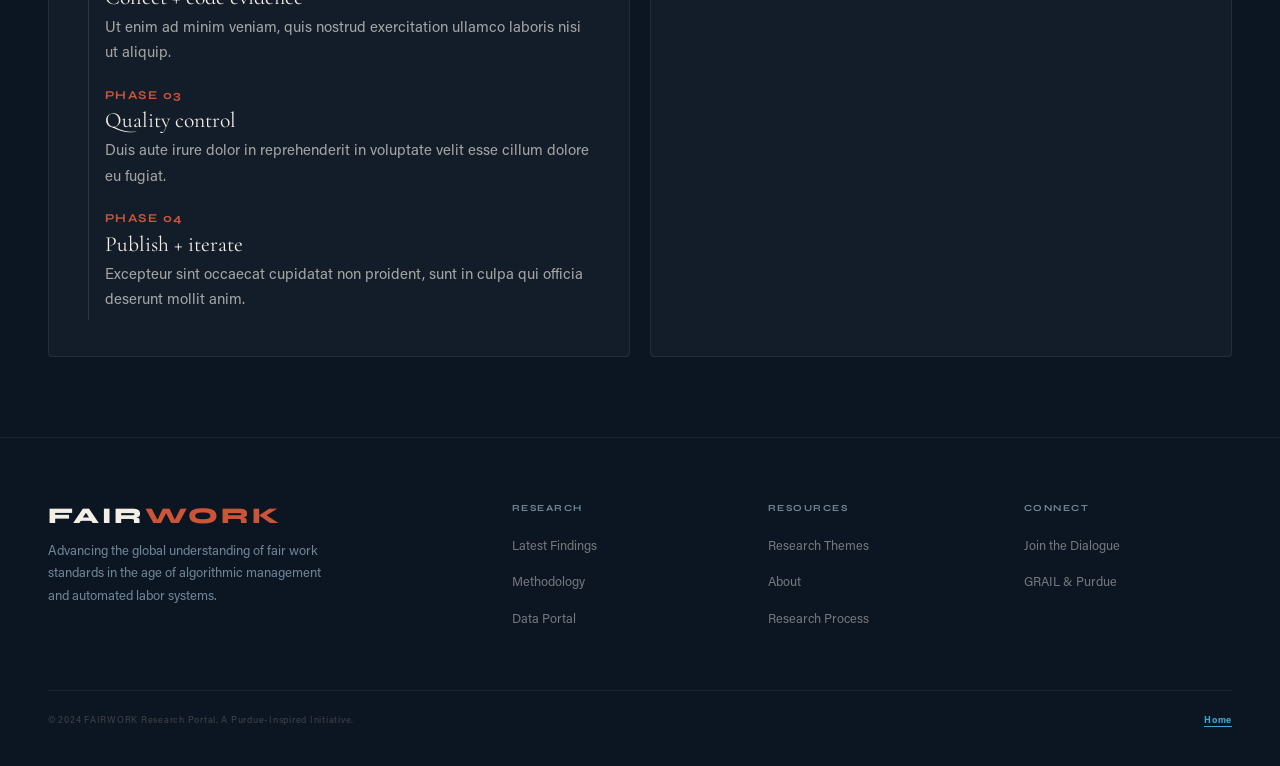
<file: about.html>
<!DOCTYPE html>
<html lang="en">
<head>
  <meta charset="UTF-8">
  <meta name="viewport" content="width=device-width, initial-scale=1.0">
  <title>About the Project - FAIRWORK</title>
  <link rel="preconnect" href="https://fonts.googleapis.com">
  <link href="https://fonts.googleapis.com/css2?family=Cormorant+Garamond:ital,wght@0,300;0,400;0,600;1,300;1,400;1,600&family=Syne:wght@400;600;700;800&display=swap" rel="stylesheet">
  <link href="https://fonts.googleapis.com/css2?family=Material+Symbols+Outlined:opsz,wght,FILL,GRAD@24,400,0,0&display=swap" rel="stylesheet">
  <link rel="stylesheet" href="css/about.css">
</head>
<body>
  <a class="skip-link" href="#main">Skip to main content</a>

  <nav aria-label="Main navigation">
    <div class="nav-logo"><a href="index.html">FAIR<span>WORK</span></a></div>
    <button type="button" class="nav-toggle" id="nav-toggle" aria-expanded="false" aria-controls="nav-menu" aria-label="Open menu">
      <span class="nav-icon" aria-hidden="true">menu</span>
    </button>
    <ul class="nav-links" id="nav-menu">
      <li><a href="index.html#projects">Explore</a></li>
      <li><a href="about.html#themes">Learn</a></li>
      <li><a href="about.html" class="active">About</a></li>
      <li><a href="team.html">Team</a></li>
    </ul>
  </nav>

  <header class="page-hero">
    <div class="eyebrow">About the Project</div>
    <h1>Understanding how AI is reshaping work  and what we can do about it.</h1>
    <p>FAIRWORK is a research initiative at Purdue focused on workforce ethics, machine learning, and labor quality. We build open evidence for policymakers, researchers, and the public.</p>

    <div class="subnav">
      <a href="#mission">Mission</a>
      <a href="#themes">Research Themes</a>
      <a href="#problem">Problem</a>
      <a href="#why">Why it matters</a>
      <a href="#timeline">Timeline</a>
    </div>
  </header>

  <main id="main" class="page-wrap">
    <section id="mission" class="section-light">
      <div class="section-header">
        <span class="eyebrow-dim">Mission &amp; Vision</span>
        <div class="rule-dim"></div>
      </div>

      <div class="content-grid">
        <div class="card reveal">
          <h3>What we're trying to understand</h3>
          <p>
            The FAIRWORK Research Portal is a non-profit collective established to ensure that the AI revolution serves human prosperity. We bring together data scientists, sociologists, and legal scholars to provide an unbiased view of the shifting labor landscape.
          </p>
        </div>

        <div class="card reveal d1">
          <h3>Our vision</h3>
          <p>
            Help shape a future where technology amplifies human potential rather than replacing it. FAIRWORK investigates how AI is reshaping labor markets, job structures, and workforce policy - building structured databases from systematic review and qualitative coding of hundreds of academic studies.
          </p>
        </div>
      </div>

      <div class="card reveal d2 section-spacer" id="grail">
        <h3>GRAIL &amp; Purdue</h3>
        <p>
          FAIRWORK is housed within the <strong>Governance and Responsible AI Lab (GRAIL)</strong> at Purdue University. GRAIL brings together interdisciplinary scholars studying the governance, ethics, and societal impacts of artificial intelligence - mapping trends in AI-driven automation, job displacement, skill shifts, worker well-being, and policy responses.
        </p>
        <p class="mt-1">
          <a href="https://www.cla.purdue.edu/academic/polsci/research/labs/grail/index.html" class="link-underline" target="_blank" rel="noopener">Visit GRAIL at Purdue</a>
        </p>
      </div>
    </section>

    <section id="themes" class="section-spacer section-light">
      <div class="section-header">
        <span class="eyebrow-dim">Core Research Themes</span>
        <div class="rule-dim"></div>
      </div>
      <div class="themes-grid">
        <div class="theme-card reveal d1"><div class="theme-num">01</div><div class="theme-title">Automation</div><p class="theme-desc">Tracking the pace of task displacement across 42 industry categories with focus on manufacturing.</p></div>
        <div class="theme-card reveal d2"><div class="theme-num">02</div><div class="theme-title">Skill Transitions</div><p class="theme-desc">Identifying effective reskilling pathways for workers transitioning into AI-collaborative roles.</p></div>
        <div class="theme-card reveal d3"><div class="theme-num">03</div><div class="theme-title">Job Quality</div><p class="theme-desc">Measuring psychological well-being and job satisfaction in algorithm-managed environments.</p></div>
        <div class="theme-card reveal d4"><div class="theme-num">04</div><div class="theme-title">Human–AI Collaboration</div><p class="theme-desc">Optimizing the interface between human intuition and machine predictive power in high-stakes fields.</p></div>
        <div class="theme-card reveal d5"><div class="theme-num">05</div><div class="theme-title">Worker Surveillance</div><p class="theme-desc">Evaluating the legal and ethical implications of continuous biometric and digital activity monitoring.</p></div>
        <div class="theme-card reveal d6"><div class="theme-num">06</div><div class="theme-title">Policy Responses</div><p class="theme-desc">Advising governments on legislative adaptive capacity to keep pace with technological change.</p></div>
      </div>
    </section>

    <section id="problem" class="section-spacer section-light">
      <div class="section-header">
        <span class="eyebrow-dim">What is FAIRWORK + what problem are we solving?</span>
        <div class="rule-dim"></div>
      </div>

      <div class="card reveal">
        <p>
          Lorem ipsum dolor sit amet, consectetur adipiscing elit. Sed do eiusmod tempor incididunt ut labore et dolore magna aliqua.
          Ut enim ad minim veniam, quis nostrud exercitation ullamco laboris nisi ut aliquip ex ea commodo consequat.
        </p>
        <p class="mt-1">
          Duis aute irure dolor in reprehenderit in voluptate velit esse cillum dolore eu fugiat nulla pariatur. Excepteur sint occaecat cupidatat non proident,
          sunt in culpa qui officia deserunt mollit anim id est laborum.
        </p>
      </div>
    </section>

    <section id="why" class="section-spacer section-light">
      <div class="section-header">
        <span class="eyebrow-dim">Why does AI + workforce matter?</span>
        <div class="rule-dim"></div>
      </div>

      <div class="content-grid">
        <div class="card reveal">
          <h3>Real-world impacts</h3>
          <p>
            Lorem ipsum dolor sit amet, consectetur adipiscing elit, sed do eiusmod tempor incididunt ut labore et dolore magna aliqua.
            Nemo enim ipsam voluptatem quia voluptas sit aspernatur aut odit aut fugit.
          </p>
        </div>
        <div class="card reveal d1">
          <h3>Decision support</h3>
          <p>
            Lorem ipsum dolor sit amet: clarity for organizations, workers, educators, and policymakers. Sed ut perspiciatis unde omnis iste natus error sit voluptatem.
          </p>
        </div>
      </div>
    </section>

    <section id="method-notes" class="section-spacer section-light">
      <div class="section-header">
        <span class="eyebrow-dim">How we work</span>
        <div class="rule-dim"></div>
      </div>

      <div class="method-notes reveal">
        <div class="note">
          <div class="note-hd">Commitment to Transparency</div>
          <p>We publish codebooks, inter-rater reliability scores, and full search protocols alongside every release so findings can be scrutinized and extended by others.</p>
        </div>
        <div class="note note--teal">
          <div class="note-hd">What our data can and can't tell you</div>
          <p>Our evidence maps trends and associations in peer-reviewed research, not causal claims about every workplace. We flag contested findings and methodological limits explicitly.</p>
        </div>
        <div class="note note--rust">
          <div class="note-hd">Open Access Commitment</div>
          <p>Public datasets, transparent methods, and freely available resources. Every dataset ships with a codebook; CC-BY licensed data available for researchers and educators.</p>
        </div>
      </div>
    </section>

    <section id="timeline" class="section-spacer">
      <div class="section-header">
        <span class="eyebrow">Visual Timeline</span>
        <div class="section-rule"></div>
      </div>

      <div class="content-grid">
        <div class="card reveal">
          <h3>Milestones</h3>
          <div class="timeline">
            <div class="t-item">
              <div class="t-date">Phase 01</div>
              <div class="t-title">Scope + definitions</div>
              <div class="t-desc">Lorem ipsum dolor sit amet, consectetur adipiscing elit. Sed do eiusmod tempor incididunt.</div>
            </div>
            <div class="t-item">
              <div class="t-date">Phase 02</div>
              <div class="t-title">Collect + code evidence</div>
              <div class="t-desc">Ut enim ad minim veniam, quis nostrud exercitation ullamco laboris nisi ut aliquip.</div>
            </div>
            <div class="t-item">
              <div class="t-date">Phase 03</div>
              <div class="t-title">Quality control</div>
              <div class="t-desc">Duis aute irure dolor in reprehenderit in voluptate velit esse cillum dolore eu fugiat.</div>
            </div>
            <div class="t-item">
              <div class="t-date">Phase 04</div>
              <div class="t-title">Publish + iterate</div>
              <div class="t-desc">Excepteur sint occaecat cupidatat non proident, sunt in culpa qui officia deserunt mollit anim.</div>
            </div>
          </div>
        </div>

        <div class="card reveal d1">
          <h3>How to read this</h3>
          <p>
            Lorem ipsum dolor sit amet, consectetur adipiscing elit. Each phase corresponds to a repeatable research cycle with transparent artifacts.
            Lorem ipsum dolor sit amet, consectetur adipiscing elit, sed do eiusmod tempor.
          </p>
          <p class="mt-1">
            Want details? See <a href="process.html" class="link-underline">Research Process</a>.
          </p>
        </div>
      </div>
    </section>
  </main>

  <footer class="site-footer">
    <div class="footer-top">
      <div><div class="footer-brand">FAIR<span>WORK</span></div><p class="footer-lead">Advancing the global understanding of fair work standards in the age of algorithmic management and automated labor systems.</p></div>
      <div><div class="footer-hd">Research</div><ul class="footer-links"><li><a href="team.html#publications">Latest Findings</a></li><li><a href="index.html#methodology">Methodology</a></li><li><a href="index.html#projects">Data Portal</a></li></ul></div>
      <div><div class="footer-hd">Resources</div><ul class="footer-links"><li><a href="about.html#themes">Research Themes</a></li><li><a href="about.html">About</a></li><li><a href="process.html">Research Process</a></li></ul></div>
      <div><div class="footer-hd">Connect</div><ul class="footer-links"><li><a href="index.html#involve">Join the Dialogue</a></li><li><a href="index.html#grail">GRAIL &amp; Purdue</a></li></ul></div>
    </div>
    <div class="footer-bottom"><span class="footer-copy">© 2024 FAIRWORK Research Portal. A Purdue-Inspired Initiative.</span><span class="footer-copy"><a href="index.html" class="link-underline">Home</a></span></div>
  </footer>

  <script>
    const ro = new IntersectionObserver(
      (es) => es.forEach((e) => {
        if (e.isIntersecting) {
          e.target.classList.add('visible');
          ro.unobserve(e.target);
        }
      }),
      { threshold: 0.09 }
    );
    document.querySelectorAll('.reveal').forEach((el) => ro.observe(el));

    document.getElementById('nav-toggle').addEventListener('click', function () {
      const open = this.getAttribute('aria-expanded') === 'true';
      this.setAttribute('aria-expanded', String(!open));
      this.setAttribute('aria-label', open ? 'Open menu' : 'Close menu');
      this.querySelector('.nav-icon').textContent = open ? 'menu' : 'close';
      document.getElementById('nav-menu').classList.toggle('open', !open);
    });
  </script>
</body>
</html>
</file>
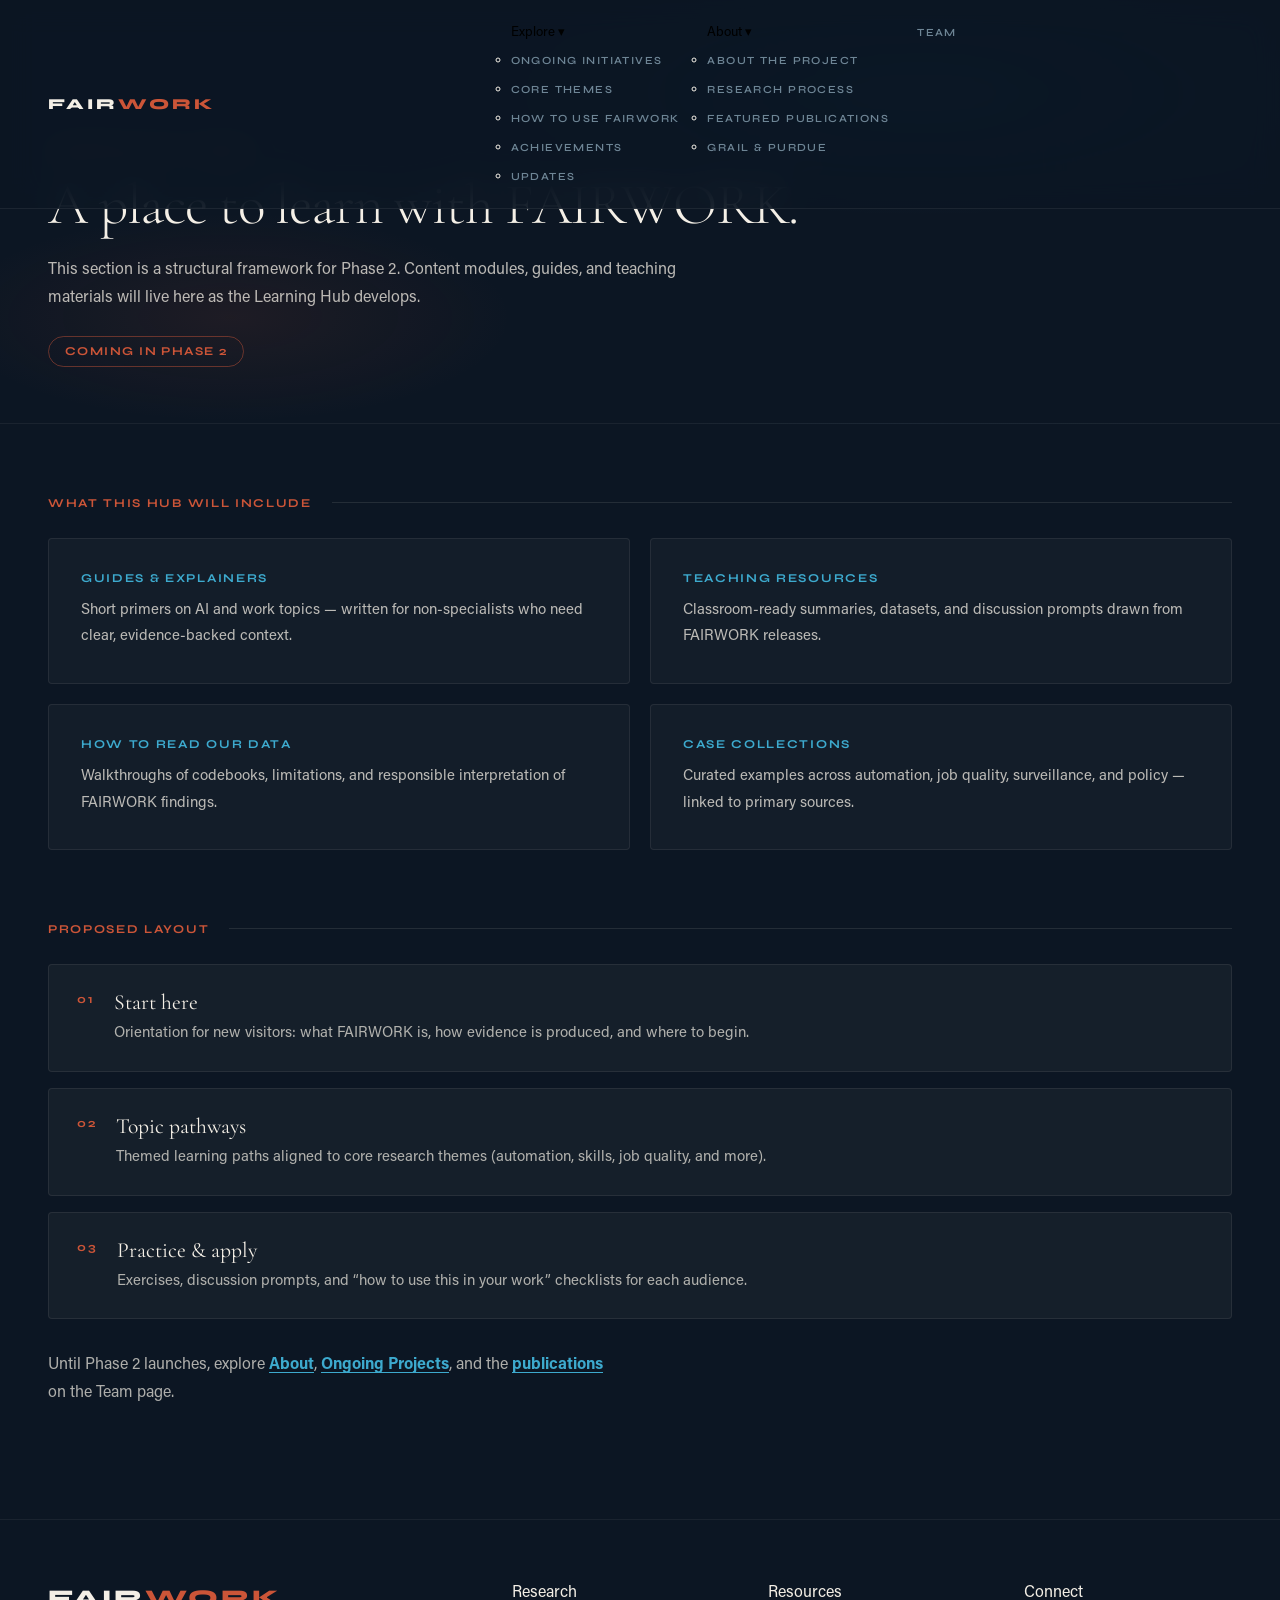
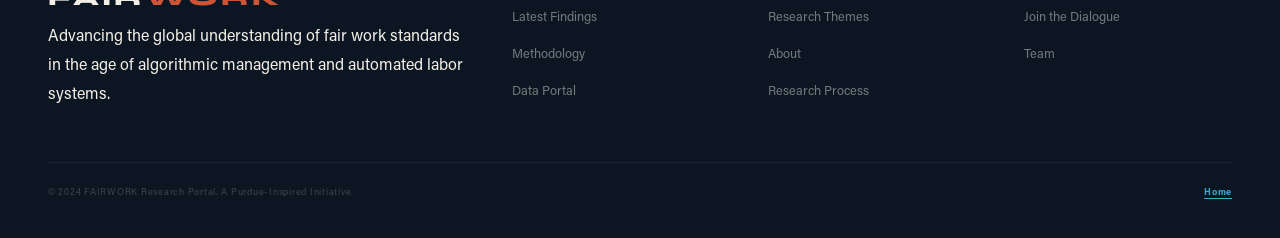
<file: learn.html>
<!DOCTYPE html>
<html lang="en">
<head>
  <meta charset="UTF-8">
  <meta name="viewport" content="width=device-width, initial-scale=1.0">
  <title>Learning Hub — FAIRWORK</title>
  <link rel="preconnect" href="https://fonts.googleapis.com">
  <link href="https://fonts.googleapis.com/css2?family=Cormorant+Garamond:ital,wght@0,300;0,400;0,600;1,300;1,400;1,600&family=Syne:wght@400;600;700;800&display=swap" rel="stylesheet">
  <link href="https://fonts.googleapis.com/css2?family=Material+Symbols+Outlined:opsz,wght,FILL,GRAD@24,400,0,0&display=swap" rel="stylesheet">
  <link rel="stylesheet" href="css/learn.css">
</head>
<body>
  <a class="skip-link" href="#main">Skip to main content</a>

  <nav aria-label="Main navigation">
    <div class="nav-logo"><a href="index.html">FAIR<span>WORK</span></a></div>
    <button type="button" class="nav-toggle" id="nav-toggle" aria-expanded="false" aria-controls="nav-menu" aria-label="Open menu">
      <span class="nav-toggle-icon" aria-hidden="true">menu</span>
    </button>
    <ul class="nav-links" id="nav-menu">
      <li class="nav-item">
        <button type="button" class="nav-drop-btn" aria-expanded="false" aria-haspopup="true">
          Explore <span class="nav-caret" aria-hidden="true">▾</span>
        </button>
        <ul class="nav-dropdown">
          <li><a href="index.html#projects">Ongoing Initiatives</a></li>
          <li><a href="about.html#themes">Core Themes</a></li>
          <li><a href="index.html#methodology">How to Use FAIRWORK</a></li>
          <li><a href="index.html#achievements">Achievements</a></li>
          <li><a href="index.html#updates">Updates</a></li>
        </ul>
      </li>
      <li class="nav-item">
        <button type="button" class="nav-drop-btn" aria-expanded="false" aria-haspopup="true">
          About <span class="nav-caret" aria-hidden="true">▾</span>
        </button>
        <ul class="nav-dropdown">
          <li><a href="about.html">About the Project</a></li>
          <li><a href="process.html">Research Process</a></li>
          <li><a href="team.html#publications">Featured Publications</a></li>
          <li><a href="index.html#grail">GRAIL &amp; Purdue</a></li>
        </ul>
      </li>
      <li><a href="team.html">Team</a></li>
    </ul>
  </nav>

  <header class="page-hero">
    <div class="eyebrow">Learning Hub · Phase 2</div>
    <h1>A place to learn with FAIRWORK.</h1>
    <p>This section is a structural framework for Phase 2. Content modules, guides, and teaching materials will live here as the Learning Hub develops.</p>
    <div class="phase-badge">Coming in Phase 2</div>
  </header>

  <main id="main" class="page-wrap">
    <section id="overview">
      <div class="section-header">
        <span class="eyebrow">What this hub will include</span>
        <div class="section-rule"></div>
      </div>
      <div class="content-grid content-grid-2">
        <div class="card reveal">
          <h3>Guides &amp; explainers</h3>
          <p>Short primers on AI and work topics — written for non-specialists who need clear, evidence-backed context.</p>
        </div>
        <div class="card reveal d1">
          <h3>Teaching resources</h3>
          <p>Classroom-ready summaries, datasets, and discussion prompts drawn from FAIRWORK releases.</p>
        </div>
        <div class="card reveal d2">
          <h3>How to read our data</h3>
          <p>Walkthroughs of codebooks, limitations, and responsible interpretation of FAIRWORK findings.</p>
        </div>
        <div class="card reveal d3">
          <h3>Case collections</h3>
          <p>Curated examples across automation, job quality, surveillance, and policy — linked to primary sources.</p>
        </div>
      </div>
    </section>

    <section id="structure" class="section-spacer">
      <div class="section-header">
        <span class="eyebrow">Proposed layout</span>
        <div class="section-rule"></div>
      </div>
      <div class="learn-outline reveal">
        <div class="learn-outline-row">
          <span class="learn-outline-num">01</span>
          <div>
            <h3>Start here</h3>
            <p>Orientation for new visitors: what FAIRWORK is, how evidence is produced, and where to begin.</p>
          </div>
        </div>
        <div class="learn-outline-row">
          <span class="learn-outline-num">02</span>
          <div>
            <h3>Topic pathways</h3>
            <p>Themed learning paths aligned to core research themes (automation, skills, job quality, and more).</p>
          </div>
        </div>
        <div class="learn-outline-row">
          <span class="learn-outline-num">03</span>
          <div>
            <h3>Practice &amp; apply</h3>
            <p>Exercises, discussion prompts, and “how to use this in your work” checklists for each audience.</p>
          </div>
        </div>
      </div>
      <p class="section-intro reveal" style="margin-top:2rem;">
        Until Phase 2 launches, explore <a href="about.html" class="link-underline">About</a>,
        <a href="index.html#projects" class="link-underline">Ongoing Projects</a>,
        and the <a href="team.html#publications" class="link-underline">publications</a> on the Team page.
      </p>
    </section>
  </main>

  <footer class="site-footer">
    <div class="footer-top">
      <div><div class="footer-brand">FAIR<span>WORK</span></div><p class="footer-tagline">Advancing the global understanding of fair work standards in the age of algorithmic management and automated labor systems.</p></div>
      <div><div class="footer-col-head">Research</div><ul class="footer-links"><li><a href="team.html#publications">Latest Findings</a></li><li><a href="about.html#approach">Methodology</a></li><li><a href="index.html#projects">Data Portal</a></li></ul></div>
      <div><div class="footer-col-head">Resources</div><ul class="footer-links"><li><a href="about.html#themes">Research Themes</a></li><li><a href="about.html">About</a></li><li><a href="process.html">Research Process</a></li></ul></div>
      <div><div class="footer-col-head">Connect</div><ul class="footer-links"><li><a href="index.html#involve">Join the Dialogue</a></li><li><a href="team.html">Team</a></li></ul></div>
    </div>
    <div class="footer-bottom"><span class="footer-copy">© 2024 FAIRWORK Research Portal. A Purdue-Inspired Initiative.</span><span class="footer-copy"><a href="index.html" class="link-underline">Home</a></span></div>
  </footer>

  <script>
    const ro = new IntersectionObserver(
      (es) => es.forEach((e) => {
        if (e.isIntersecting) {
          e.target.classList.add('visible');
          ro.unobserve(e.target);
        }
      }),
      { threshold: 0.09 }
    );
    document.querySelectorAll('.reveal').forEach((el) => ro.observe(el));

    document.getElementById('nav-toggle').addEventListener('click', function () {
      const open = this.getAttribute('aria-expanded') === 'true';
      const icon = this.querySelector('.nav-icon, .nav-toggle-icon');
      this.setAttribute('aria-expanded', String(!open));
      this.setAttribute('aria-label', open ? 'Open menu' : 'Close menu');
      if (icon) icon.textContent = open ? 'menu' : 'close';
      document.getElementById('nav-menu').classList.toggle('open', !open);
      if (open) closeNavDrops();
    });

    function closeNavDrops() {
      document.querySelectorAll('.nav-item.open').forEach((item) => {
        item.classList.remove('open');
        const btn = item.querySelector('.nav-drop-btn');
        if (btn) btn.setAttribute('aria-expanded', 'false');
      });
    }

    document.querySelectorAll('.nav-drop-btn').forEach((btn) => {
      btn.addEventListener('click', function (e) {
        e.preventDefault();
        e.stopPropagation();
        const item = this.closest('.nav-item');
        const willOpen = !item.classList.contains('open');
        closeNavDrops();
        item.classList.toggle('open', willOpen);
        this.setAttribute('aria-expanded', String(willOpen));
      });
    });

    document.addEventListener('click', (e) => {
      if (!e.target.closest('.nav-item')) closeNavDrops();
    });

    document.addEventListener('keydown', (e) => {
      if (e.key === 'Escape') closeNavDrops();
    });

    document.getElementById('nav-menu').querySelectorAll('a').forEach((a) => {
      a.addEventListener('click', () => {
        if (window.matchMedia('(max-width: 768px)').matches) {
          const toggle = document.getElementById('nav-toggle');
          const icon = toggle.querySelector('.nav-icon, .nav-toggle-icon');
          document.getElementById('nav-menu').classList.remove('open');
          toggle.setAttribute('aria-expanded', 'false');
          toggle.setAttribute('aria-label', 'Open menu');
          if (icon) icon.textContent = 'menu';
          closeNavDrops();
        }
      });
    });
  </script>
</body>
</html>
</file>
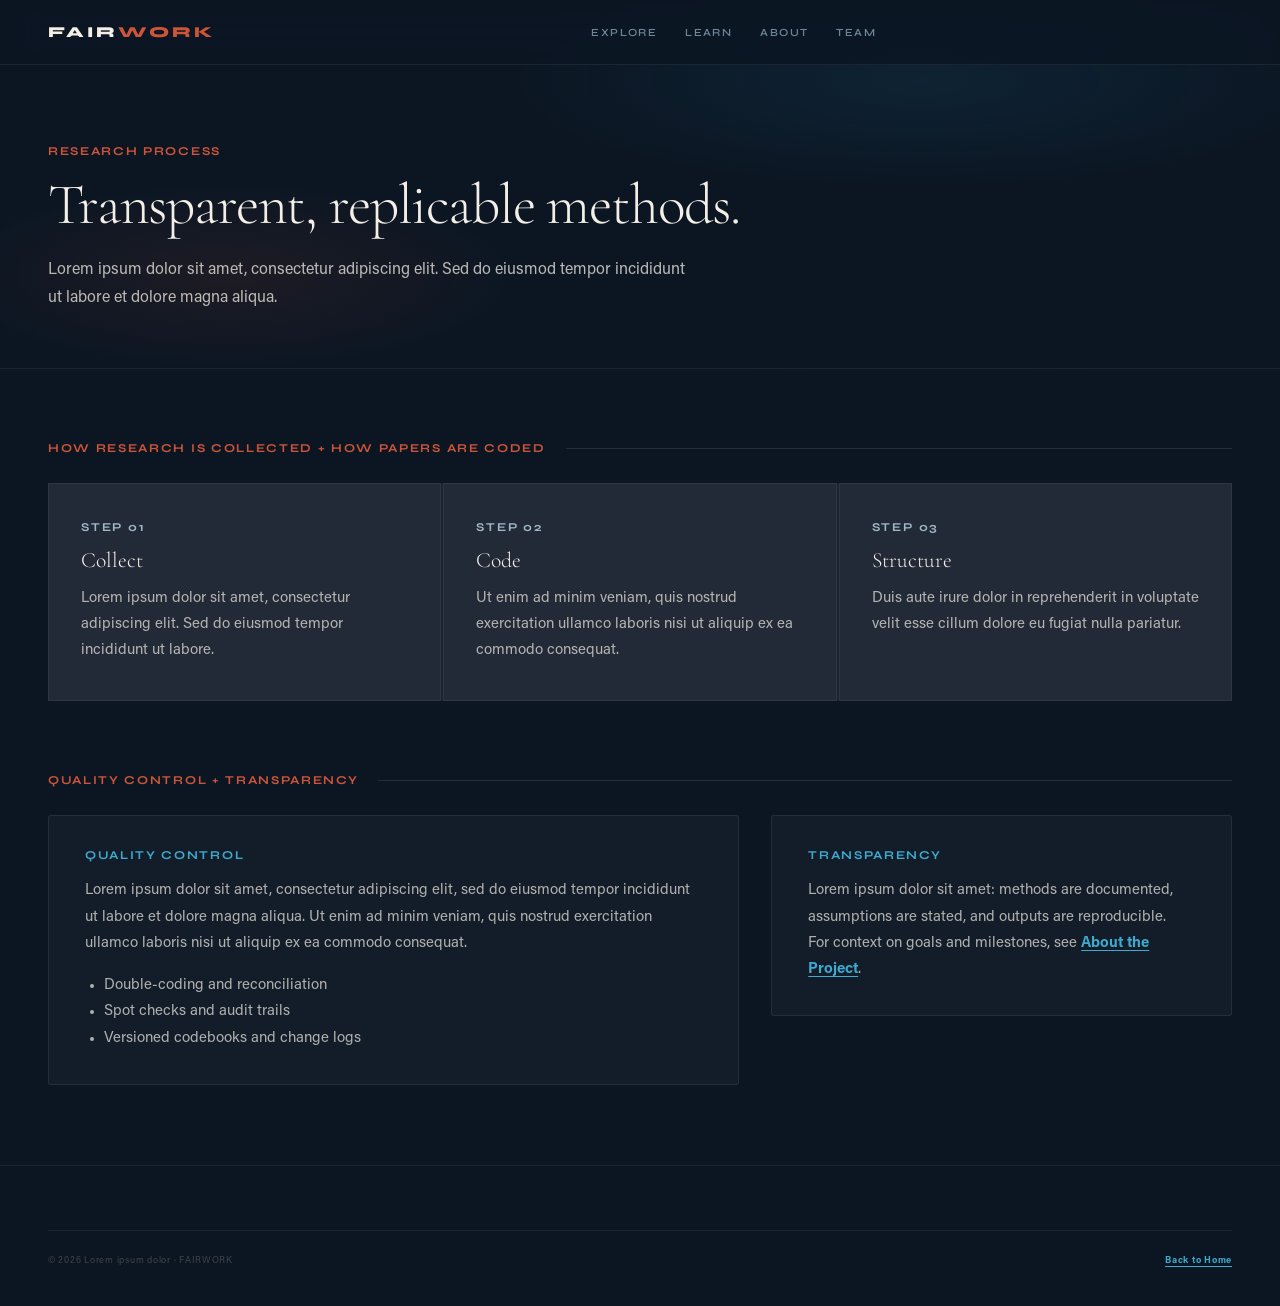
<file: process.html>
<!DOCTYPE html>
<html lang="en">
<head>
  <meta charset="UTF-8">
  <meta name="viewport" content="width=device-width, initial-scale=1.0">
  <title>Research Process — FAIRWORK</title>
  <link rel="preconnect" href="https://fonts.googleapis.com">
  <link href="https://fonts.googleapis.com/css2?family=Cormorant+Garamond:ital,wght@0,300;0,400;0,600;1,300;1,400;1,600&family=Syne:wght@400;600;700;800&display=swap" rel="stylesheet">
  <link href="https://fonts.googleapis.com/css2?family=Material+Symbols+Outlined:opsz,wght,FILL,GRAD@24,400,0,0&display=swap" rel="stylesheet">
  <link rel="stylesheet" href="css/process.css">
</head>
<body>
  <a class="skip-link" href="#main">Skip to main content</a>

  <nav aria-label="Main navigation">
    <div class="nav-logo"><a href="index.html">FAIR<span>WORK</span></a></div>
    <button type="button" class="nav-toggle" id="nav-toggle" aria-expanded="false" aria-controls="nav-menu" aria-label="Open menu">
      <span class="nav-icon" aria-hidden="true">menu</span>
    </button>
    <ul class="nav-links" id="nav-menu">
      <li><a href="index.html#publications">Explore</a></li>
      <li><a href="about.html#themes">Learn</a></li>
      <li><a href="about.html">About</a></li>
      <li><a href="index.html#team">Team</a></li>
    </ul>
  </nav>

  <header class="page-hero">
    <div class="eyebrow">Research Process</div>
    <h1>Transparent, replicable methods.</h1>
    <p>Lorem ipsum dolor sit amet, consectetur adipiscing elit. Sed do eiusmod tempor incididunt ut labore et dolore magna aliqua.</p>
  </header>

  <main id="main" class="page-wrap">
    <section id="collection">
      <div class="section-header">
        <span class="eyebrow">How research is collected + how papers are coded</span>
        <div class="section-rule"></div>
      </div>

      <div class="steps">
        <article class="step-card reveal">
          <div class="step-num">Step 01</div>
          <div class="step-title">Collect</div>
          <div class="step-desc">Lorem ipsum dolor sit amet, consectetur adipiscing elit. Sed do eiusmod tempor incididunt ut labore.</div>
        </article>

        <article class="step-card reveal d1">
          <div class="step-num">Step 02</div>
          <div class="step-title">Code</div>
          <div class="step-desc">Ut enim ad minim veniam, quis nostrud exercitation ullamco laboris nisi ut aliquip ex ea commodo consequat.</div>
        </article>

        <article class="step-card reveal d2">
          <div class="step-num">Step 03</div>
          <div class="step-title">Structure</div>
          <div class="step-desc">Duis aute irure dolor in reprehenderit in voluptate velit esse cillum dolore eu fugiat nulla pariatur.</div>
        </article>
      </div>
    </section>

    <section id="qc" class="section-spacer">
      <div class="section-header">
        <span class="eyebrow">Quality control + transparency</span>
        <div class="section-rule"></div>
      </div>

      <div class="qc-grid">
        <div class="panel reveal">
          <h3>Quality control</h3>
          <p>
            Lorem ipsum dolor sit amet, consectetur adipiscing elit, sed do eiusmod tempor incididunt ut labore et dolore magna aliqua.
            Ut enim ad minim veniam, quis nostrud exercitation ullamco laboris nisi ut aliquip ex ea commodo consequat.
          </p>
          <ul>
            <li>Double-coding and reconciliation</li>
            <li>Spot checks and audit trails</li>
            <li>Versioned codebooks and change logs</li>
          </ul>
        </div>

        <div class="panel reveal d1">
          <h3>Transparency</h3>
          <p>
            Lorem ipsum dolor sit amet: methods are documented, assumptions are stated, and outputs are reproducible.
          </p>
          <p>
            For context on goals and milestones, see <a class="link-underline" href="about.html">About the Project</a>.
          </p>
        </div>
      </div>
    </section>
  </main>

  <footer>
    <div class="footer-bottom">
      <span class="footer-copy">© 2026 Lorem ipsum dolor · FAIRWORK</span>
      <span class="footer-copy"><a href="index.html" class="link-underline">Back to Home</a></span>
    </div>
  </footer>

  <script>
    const ro = new IntersectionObserver(
      (es) => es.forEach((e) => {
        if (e.isIntersecting) {
          e.target.classList.add('visible');
          ro.unobserve(e.target);
        }
      }),
      { threshold: 0.09 }
    );
    document.querySelectorAll('.reveal').forEach((el) => ro.observe(el));

    document.getElementById('nav-toggle').addEventListener('click', function () {
      const open = this.getAttribute('aria-expanded') === 'true';
      this.setAttribute('aria-expanded', String(!open));
      this.setAttribute('aria-label', open ? 'Open menu' : 'Close menu');
      this.querySelector('.nav-icon').textContent = open ? 'menu' : 'close';
      document.getElementById('nav-menu').classList.toggle('open', !open);
    });
  </script>
</body>
</html>
</file>
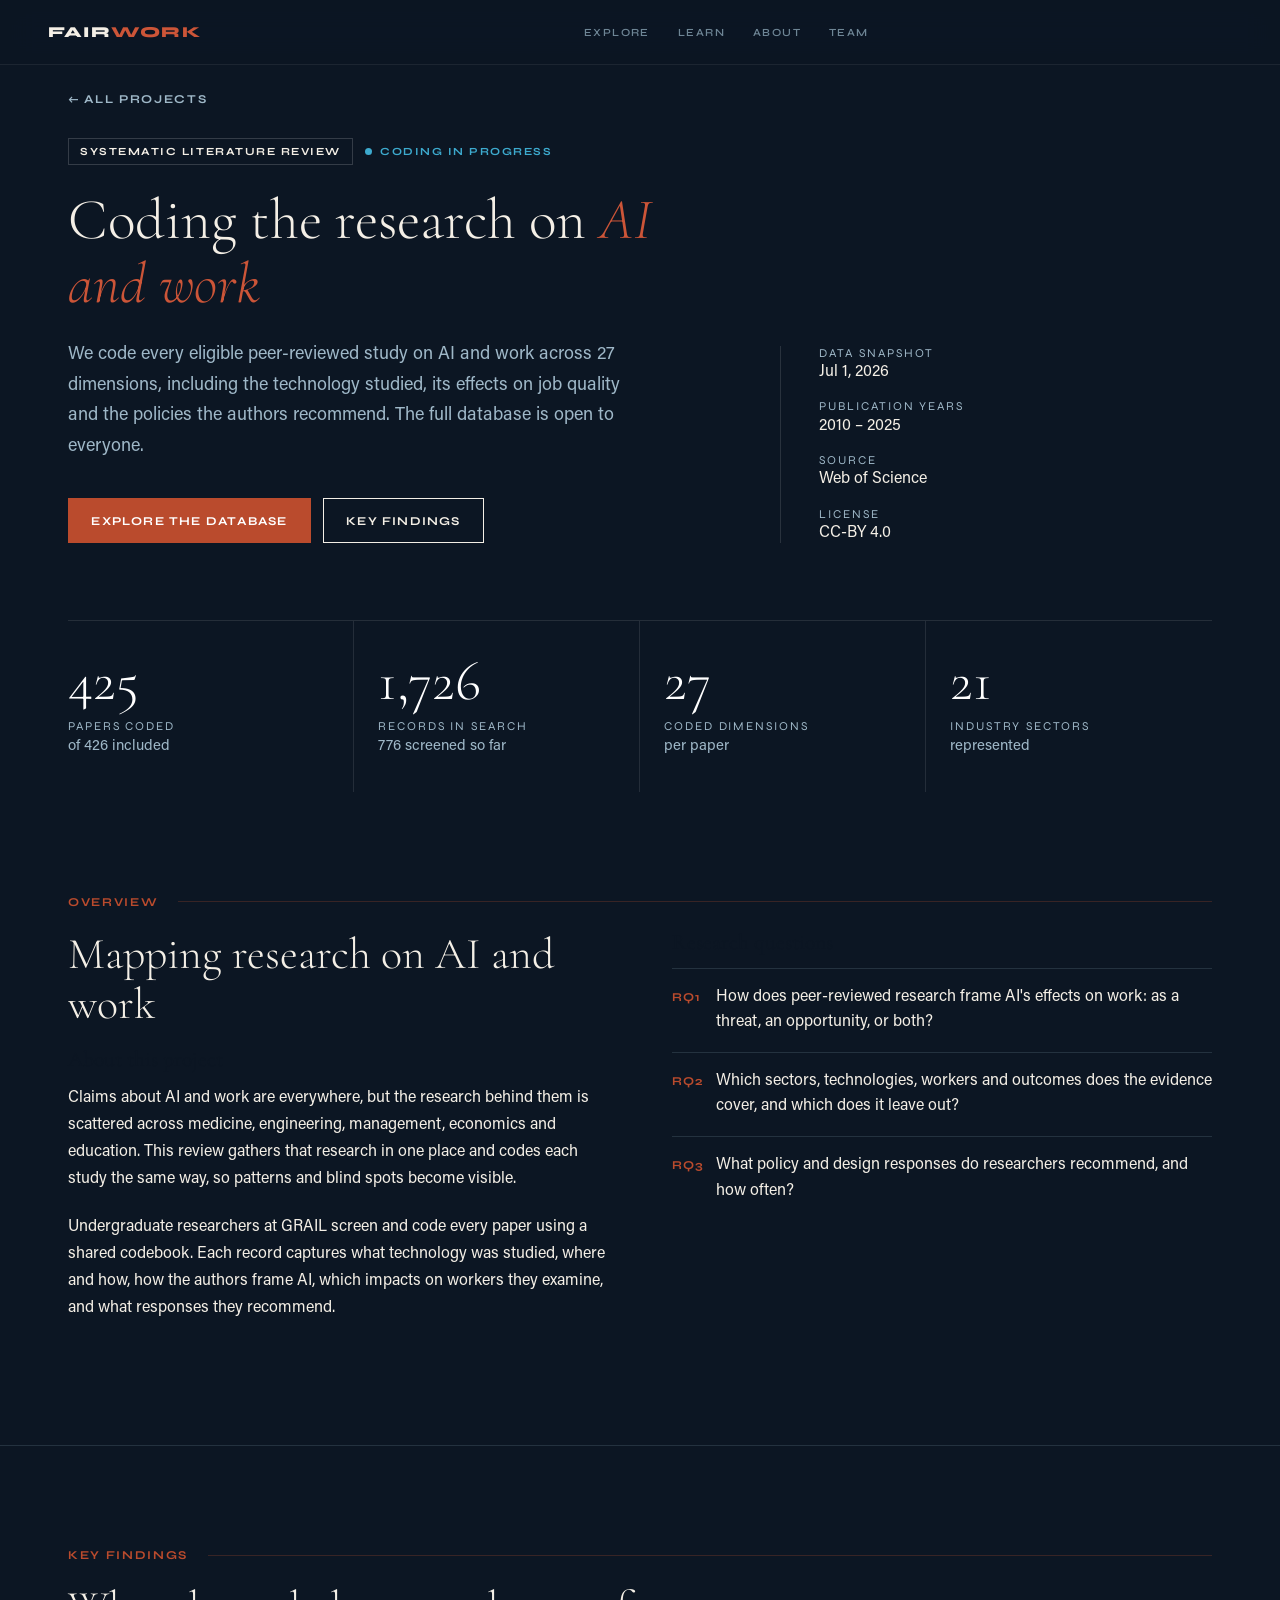
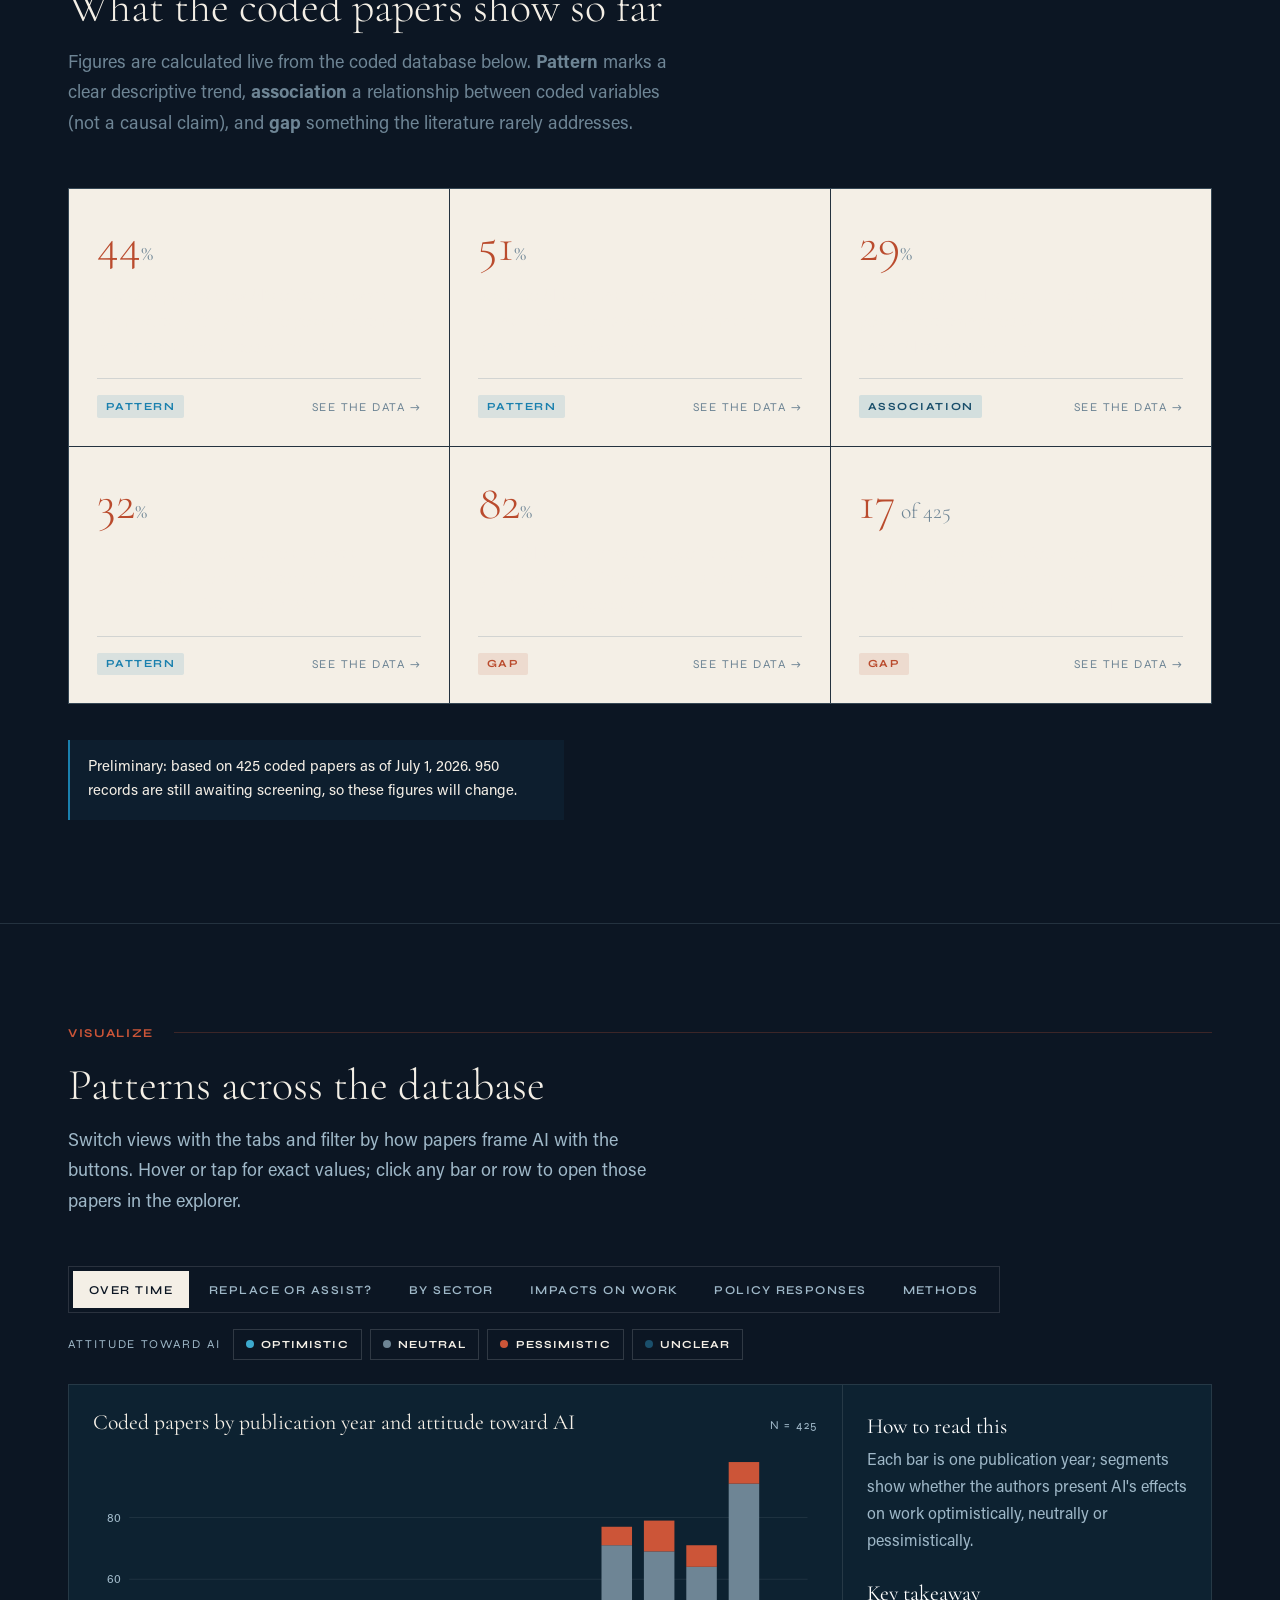
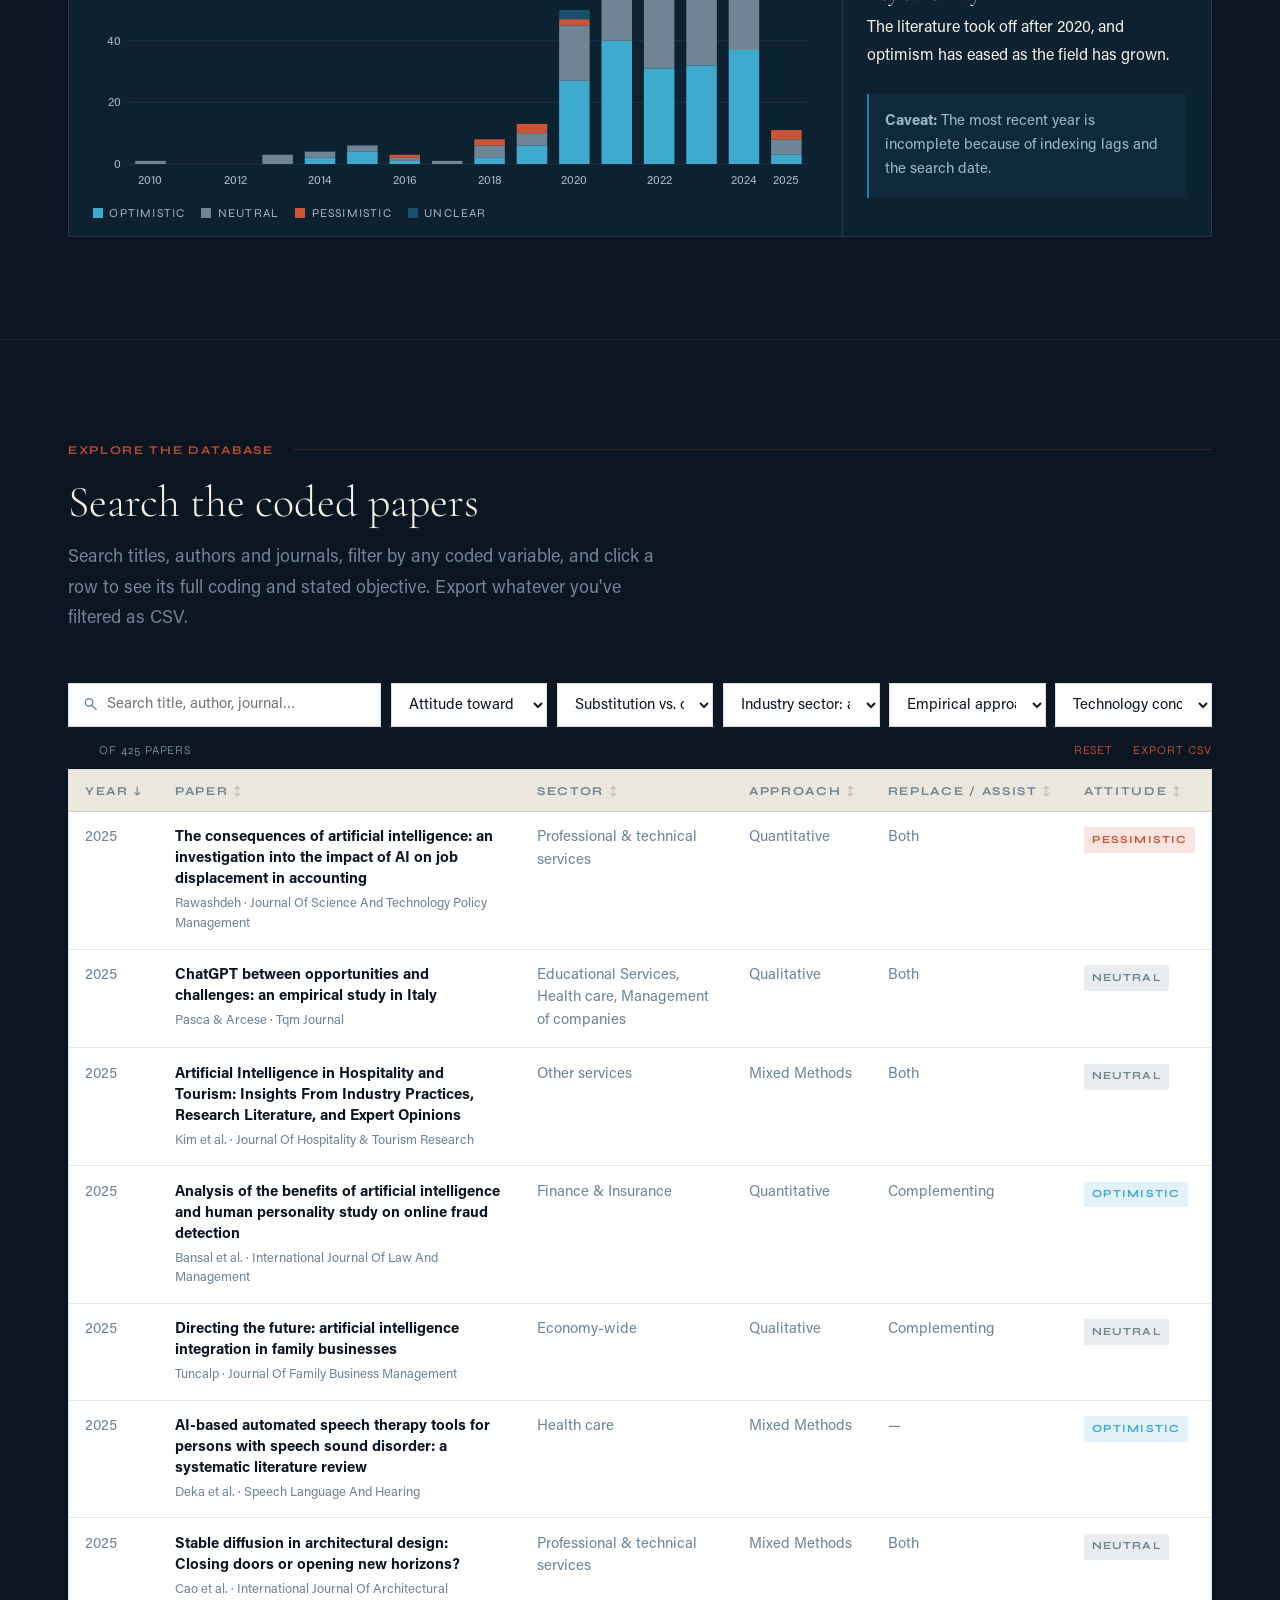
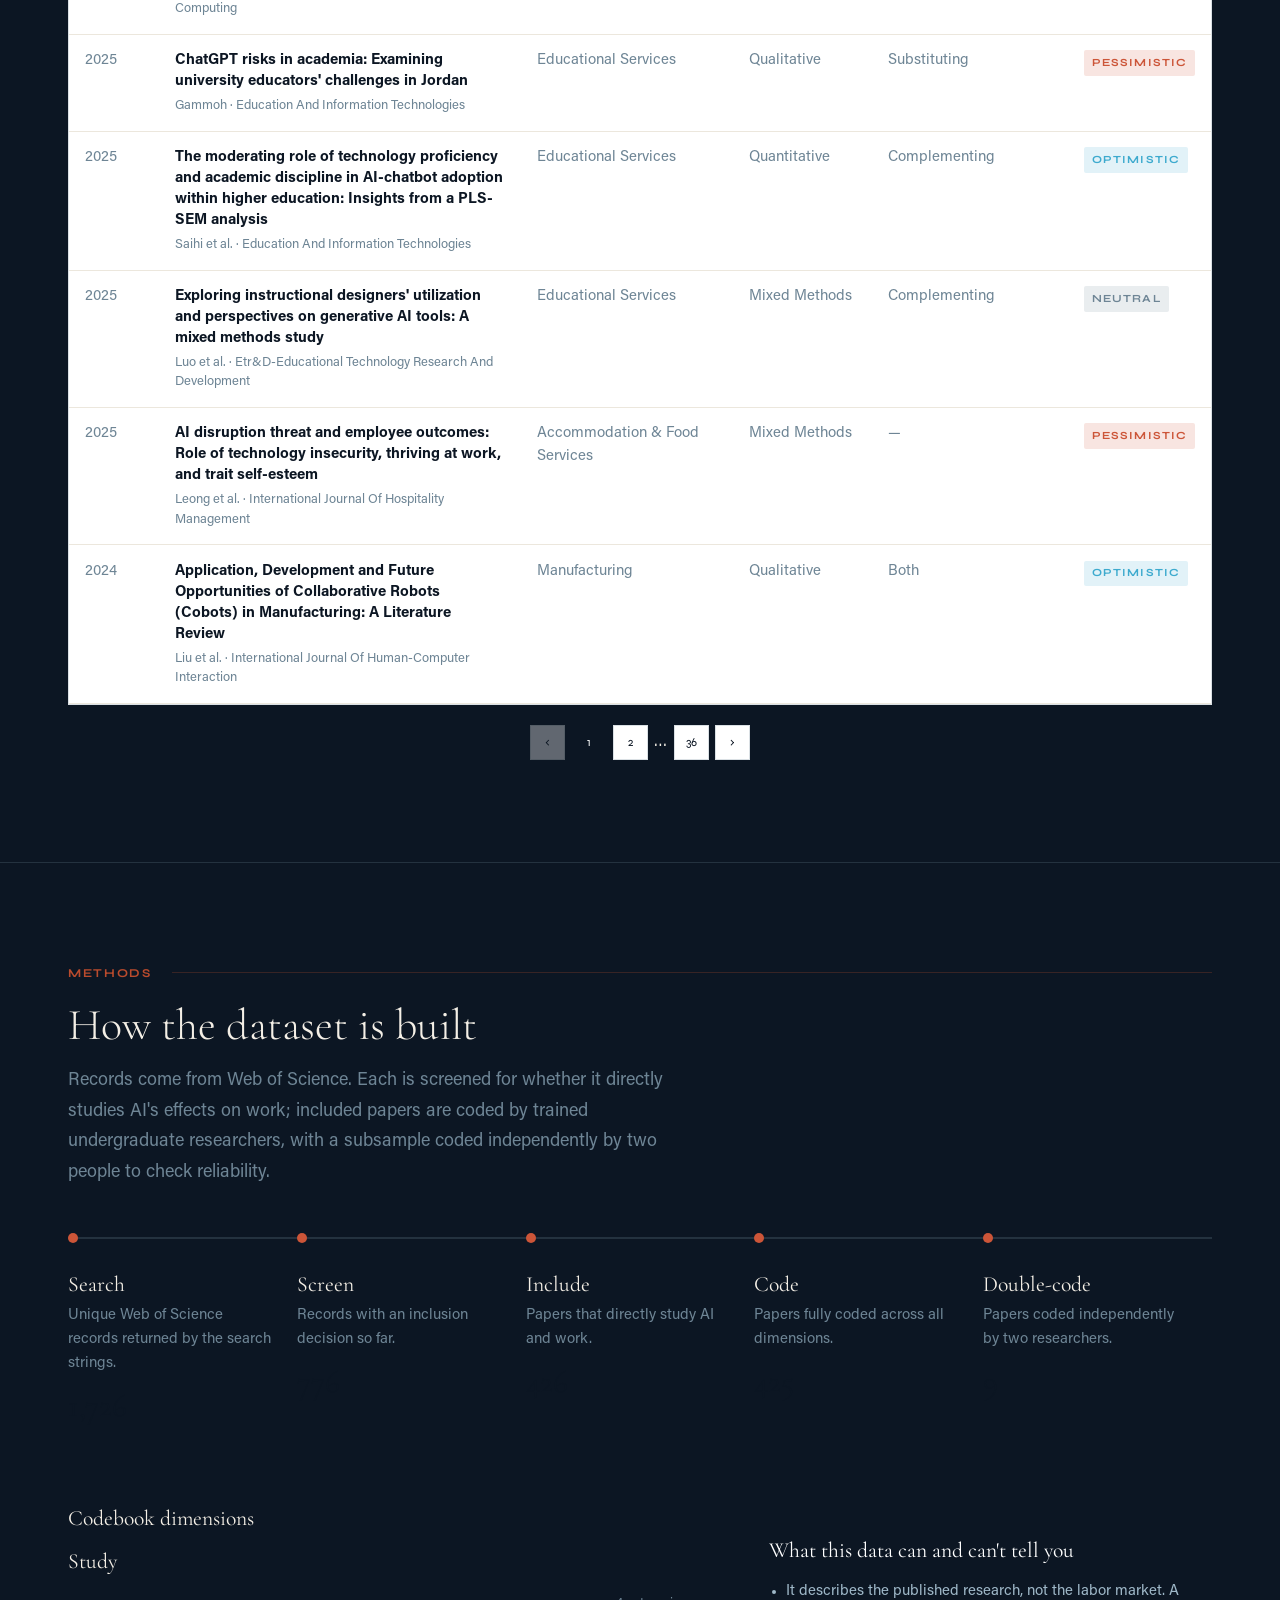
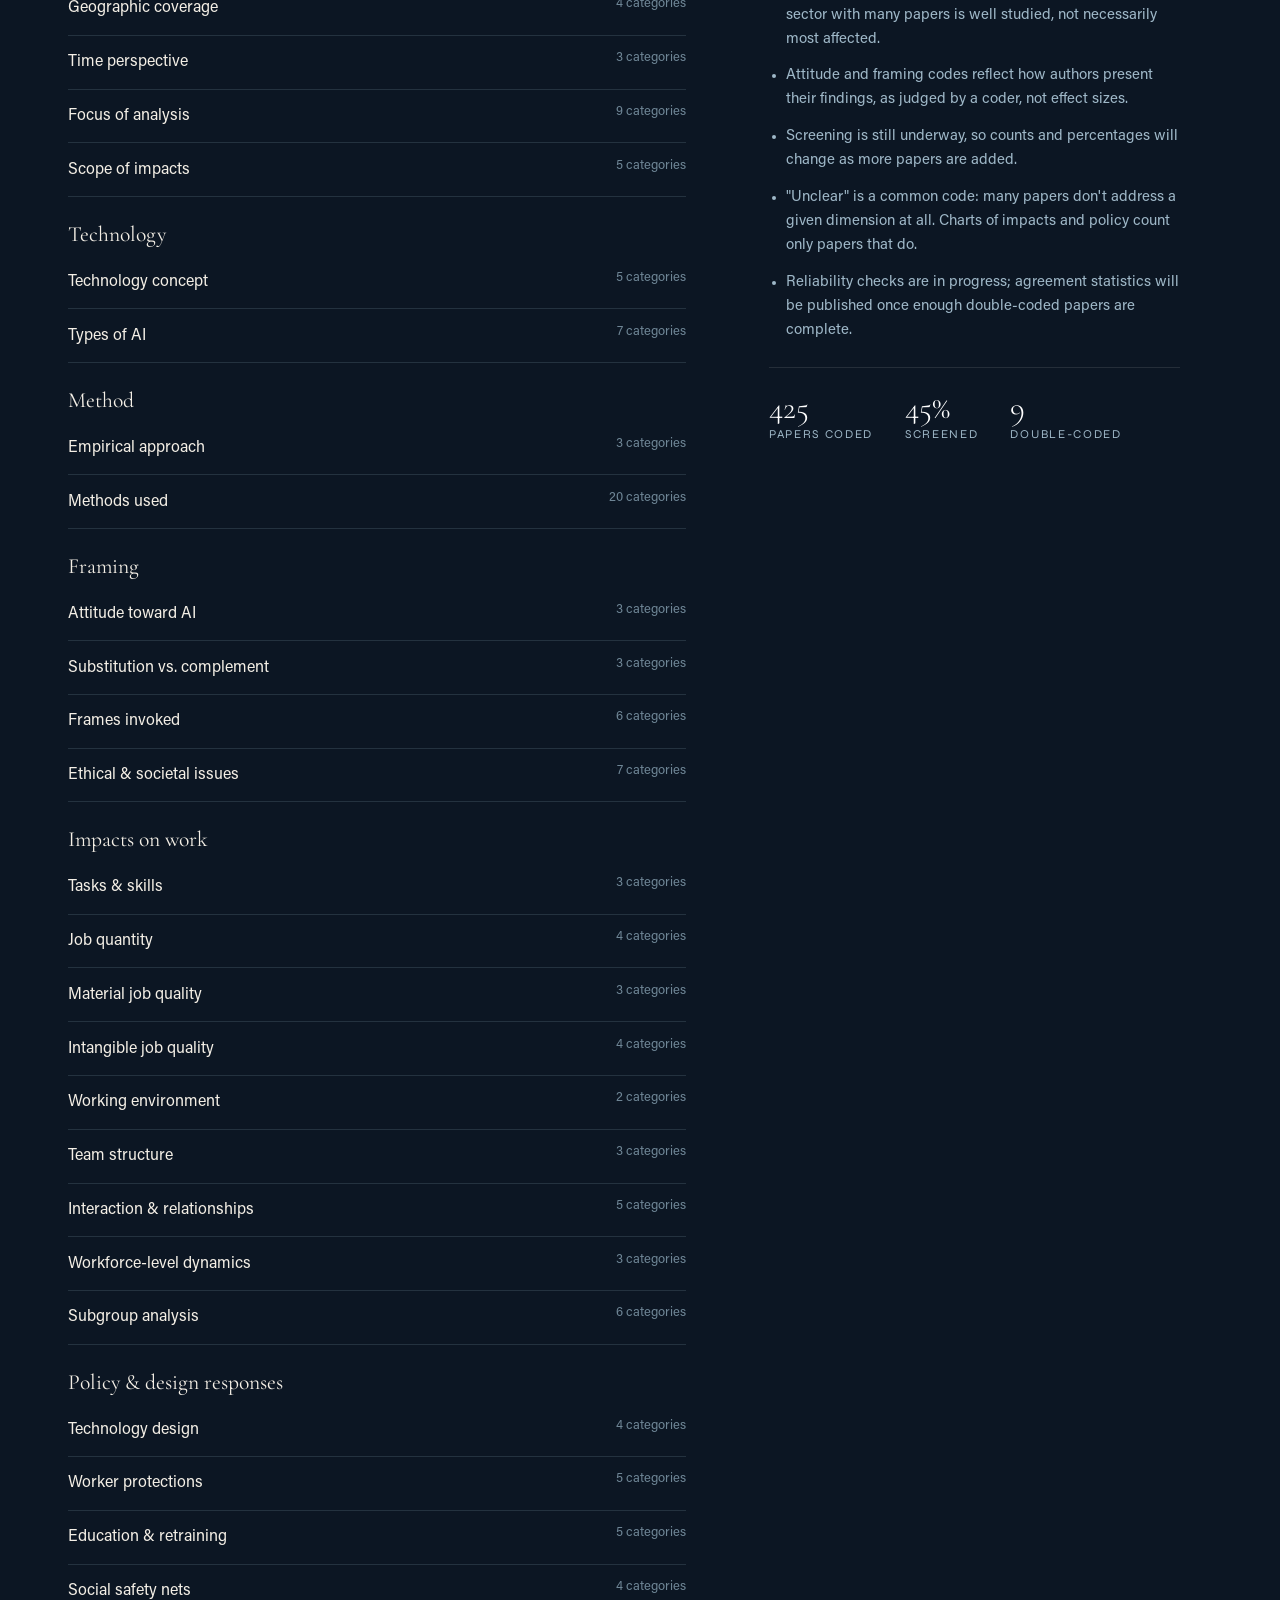
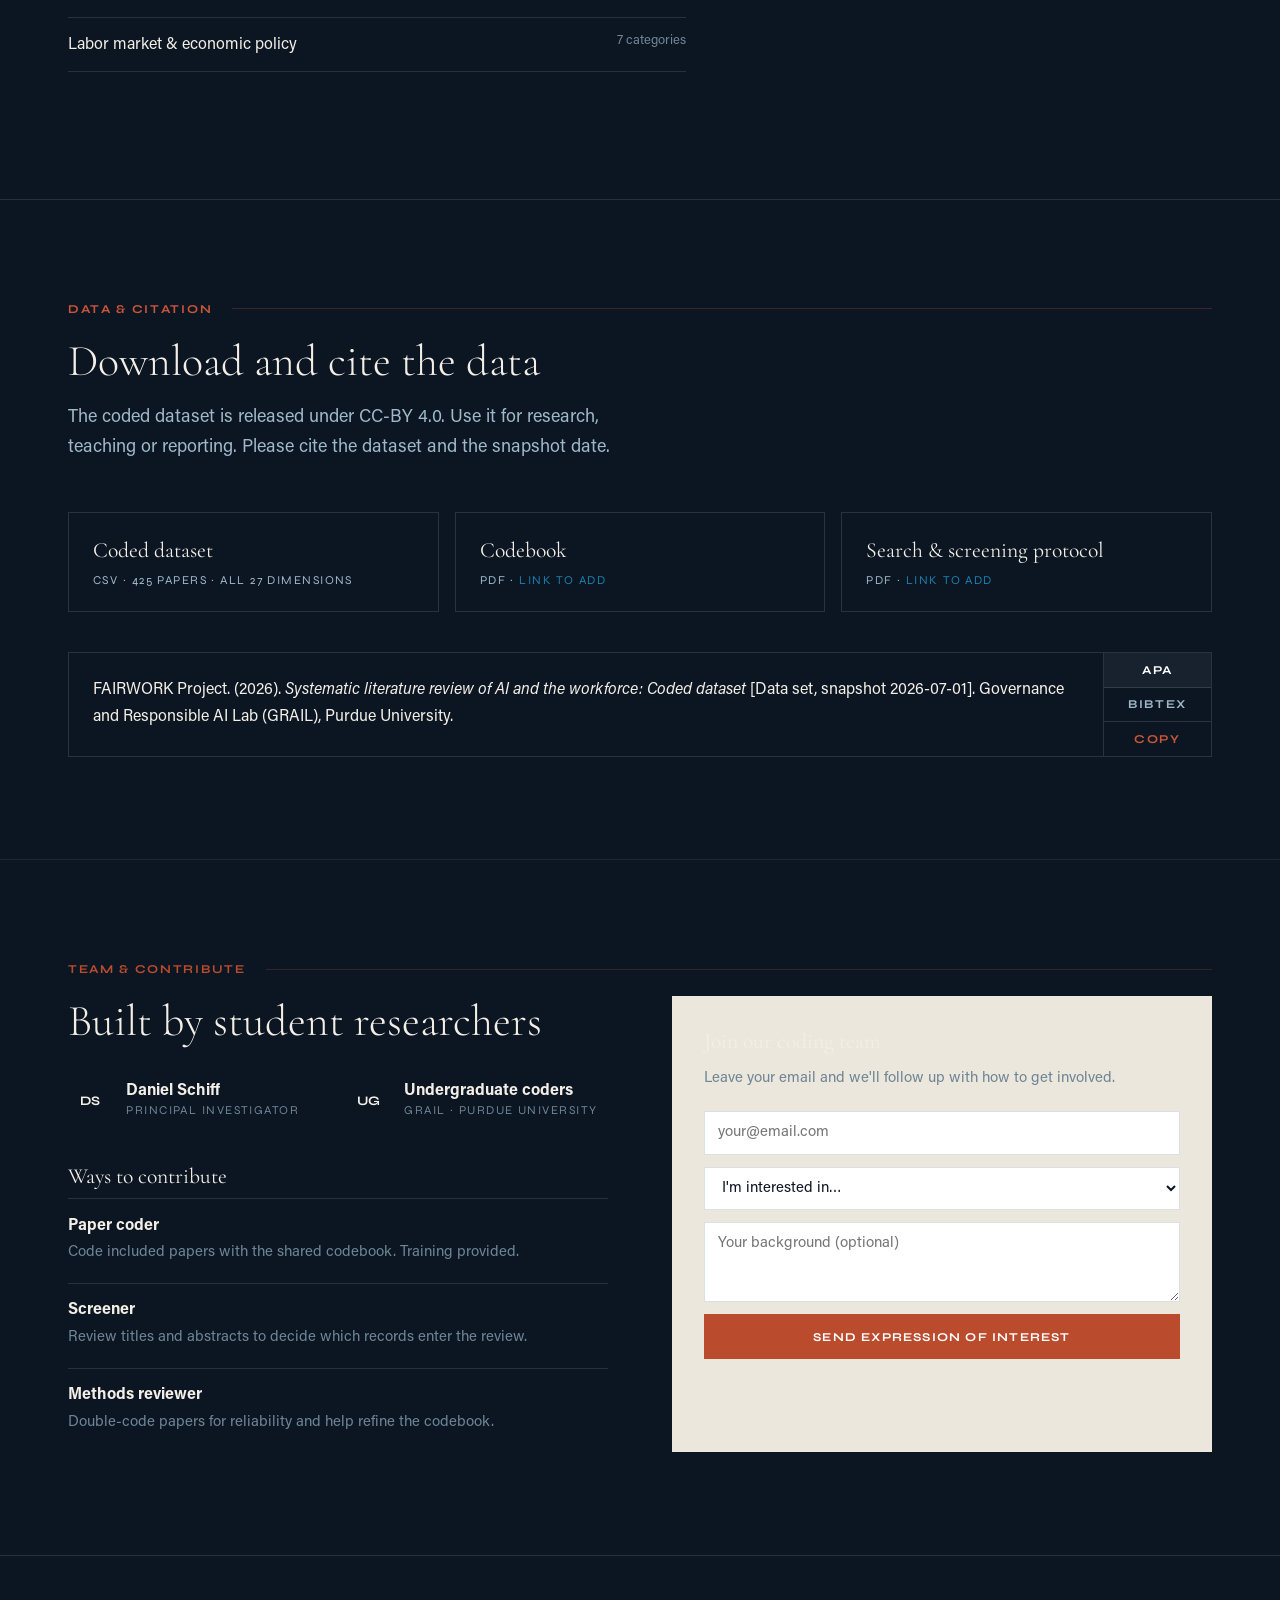
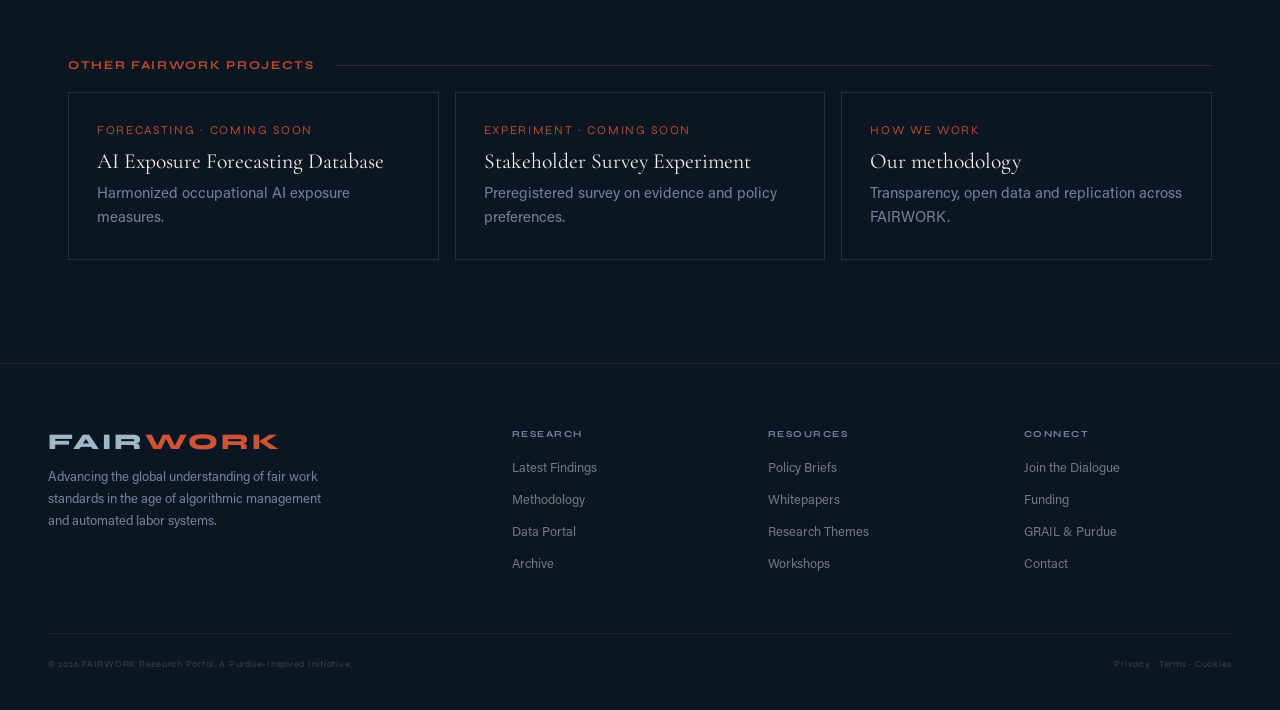
<file: slr.html>
<!DOCTYPE html>
<html lang="en">
<head>
<meta charset="UTF-8">
<meta name="viewport" content="width=device-width, initial-scale=1.0">
<title>Systematic Literature Review — FAIRWORK</title>
<meta name="description" content="FAIRWORK systematic literature review: peer-reviewed research on AI and work, coded across 27 dimensions. Explore findings, charts and every coded paper.">
<link rel="preconnect" href="https://fonts.googleapis.com">
<link href="https://fonts.googleapis.com/css2?family=Cormorant+Garamond:ital,wght@0,300;0,400;0,600;1,300;1,400;1,600&family=Syne:wght@400;600;700;800&display=swap" rel="stylesheet">
<link href="https://fonts.googleapis.com/css2?family=Material+Symbols+Outlined:opsz,wght,FILL,GRAD@24,400,0,0&display=swap" rel="stylesheet">
<link rel="stylesheet" href="css/styles.css">
<!--
  FAIRWORK — SLR project page.
  Generated by build_slr.py from the master codebook spreadsheet. To refresh the data,
  re-run:  python3 build_slr.py Master_Codebook.xlsx
  Page-specific styles are prefixed `pj-`; nav/footer fallbacks use :where() so css/styles.css wins.
-->
<style>
:root{
  --pj-ink:#0C1623; --pj-ink2:#0D2231; --pj-ink3:#1A4F6B;
  --pj-paper:#F4EFE6; --pj-paper2:#ECE7DD; --pj-line:#6E859540;
  --pj-text:#0C1623; --pj-mute:#6E8595; --pj-mute-d:#9FB8C8;
  --pj-rust:#BA4B2D; --pj-rust2:#CC5538; --pj-gold:#1A80AE; --pj-teal:#1A80AE; --pj-teal2:#3DAACE;
  --pj-neg:#BA4B2D; --pj-neu:#6E8595; --pj-pos:#1A80AE;
  --pj-serif:var(--ff-d,'Cormorant Garamond',Georgia,serif); --pj-sans:var(--ff-u,'Syne',sans-serif); --pj-body:var(--ff-body,'Acumin Pro',Arial,sans-serif);
  /* type scale, matched to css/styles.css */
  --fs-tag:.68rem;      /* badges & pills */
  --fs-label:.75rem;    /* Syne uppercase labels, buttons (= --text-label) */
  --fs-meta:.8125rem;   /* captions, metadata (= --text-xs) */
  --fs-small:.9375rem;  /* secondary text (= --text-sm) */
  --fs-body:1rem;       /* body text (= --text-base) */
  --fs-lead:1.125rem;   /* hero lead, section intros */
  --fs-h3:1.35rem;      /* sub-headings & card titles (= --type-card) */
  --fs-h2:clamp(2rem,3.5vw,2.75rem);   /* = --type-section */
  --fs-h1:clamp(2.4rem,4.5vw,3.75rem); /* = --type-page-title */
  --fs-num:2rem;
  --lh-body:1.7;
  --pj-max:1240px; --pj-gut:clamp(16px,4vw,48px);
}
/* ── Fallbacks for shared chrome (overridden by css/styles.css) ── */
:where(body){margin:0;background:var(--pj-paper);color:var(--pj-text);font-family:var(--pj-body);-webkit-font-smoothing:antialiased}
:where(nav[aria-label="Main navigation"]){position:sticky;top:0;z-index:50;display:flex;align-items:center;justify-content:space-between;padding:1rem var(--pj-gut);background:var(--pj-ink);border-bottom:1px solid #ffffff14}
:where(.nav-logo a){font-family:var(--pj-sans);font-weight:800;letter-spacing:.08em;color:#F4EFE6;text-decoration:none}
:where(.nav-logo span){color:var(--pj-rust2)}
:where(.nav-links){display:flex;gap:1.75rem;list-style:none;margin:0;padding:0}
:where(.nav-links a){font-family:var(--pj-sans);font-size:var(--fs-label);letter-spacing:.14em;text-transform:uppercase;color:#9FB8C8;text-decoration:none}
:where(.nav-toggle){display:none}
@media (max-width:600px){:where(nav[aria-label="Main navigation"]){flex-wrap:wrap;gap:.75rem}:where(.nav-links){gap:1rem;flex-wrap:wrap}}
:where(.skip-link){position:absolute;left:-9999px}
:where(.visually-hidden){position:absolute!important;width:1px;height:1px;overflow:hidden;clip:rect(0 0 0 0);white-space:nowrap}
:where(footer){background:var(--pj-ink);color:#9FB8C8;padding:3rem var(--pj-gut);font-family:var(--pj-sans);font-size:var(--fs-meta)}
:where(.nav-icon){font-family:'Material Symbols Outlined'}

/* ── Layout ── */
.pj-wrap{max-width:var(--pj-max);margin:0 auto;padding:0 var(--pj-gut)}
.pj-sec{padding:clamp(4rem,8vw,7rem) 0;border-bottom:1px solid var(--pj-line);scroll-margin-top:120px}
.pj-sec--dark{background:var(--pj-ink);color:#F4EFE6;border-bottom-color:#ffffff12}
.pj-eyebrow{display:flex;align-items:center;gap:1.25rem;font-family:var(--pj-sans);font-size:var(--fs-label);font-weight:700;letter-spacing:.14em;text-transform:uppercase;color:var(--pj-rust);margin-bottom:1.25rem}
.pj-eyebrow::after{content:"";flex:1;height:1px;background:currentColor;opacity:.25}
.pj-sec--dark .pj-eyebrow{color:var(--pj-rust2)}
.pj-h2{font-family:var(--pj-serif);font-weight:300;font-size:var(--fs-h2);line-height:1.15;margin:0 0 1rem}
.pj-intro{font-size:var(--fs-lead);line-height:var(--lh-body);max-width:60ch;color:var(--pj-mute);margin:0 0 3rem}
.pj-sec--dark .pj-intro{color:var(--pj-mute-d)}
.pj-btn{display:inline-flex;align-items:center;gap:.5rem;font-family:var(--pj-sans);font-size:var(--fs-label);font-weight:700;letter-spacing:.1em;text-transform:uppercase;padding:.9rem 1.4rem;border:1px solid currentColor;background:transparent;color:inherit;text-decoration:none;cursor:pointer;transition:background .2s,color .2s}
.pj-btn--fill{background:var(--pj-rust);border-color:var(--pj-rust);color:#fff}
.pj-btn--fill:hover{background:var(--pj-rust2);border-color:var(--pj-rust2)}
.pj-btn:not(.pj-btn--fill):hover{background:currentColor}
.pj-btn:not(.pj-btn--fill):hover span{color:var(--pj-ink)}
.pj-ms{font-family:'Material Symbols Outlined';font-size:1.1em;line-height:1;font-weight:400;letter-spacing:0;text-transform:none}
.reveal{opacity:0;transform:translateY(18px);transition:opacity .7s ease,transform .7s ease}
.reveal.visible{opacity:1;transform:none}
@media (prefers-reduced-motion:reduce){.reveal{opacity:1;transform:none;transition:none}}

/* ── Hero ── */
.pj-hero{background:var(--pj-ink);color:#F4EFE6;position:relative;overflow:hidden;padding:clamp(3rem,7vw,6rem) 0 0}
.pj-hero .pj-wrap{position:relative;z-index:1}
.pj-crumb{font-family:var(--pj-sans);font-size:var(--fs-label);letter-spacing:.14em;text-transform:uppercase;color:var(--pj-mute-d);margin-bottom:2.5rem}
.pj-crumb a{color:inherit;text-decoration:none;border-bottom:1px solid #ffffff30}
.pj-crumb a:hover{color:#fff}
.pj-hero-grid{display:grid;grid-template-columns:1.5fr 1fr;gap:clamp(2rem,5vw,5rem);align-items:end}
.pj-kicker{display:flex;flex-wrap:wrap;align-items:center;gap:.75rem;margin-bottom:1.5rem}
.pj-tag{font-family:var(--pj-sans);font-size:var(--fs-tag);font-weight:700;letter-spacing:.14em;text-transform:uppercase;padding:.4rem .7rem;border:1px solid #ffffff2a;color:#F4EFE6}
.pj-status{display:inline-flex;align-items:center;gap:.5rem;font-family:var(--pj-sans);font-size:var(--fs-tag);font-weight:700;letter-spacing:.14em;text-transform:uppercase}
.pj-status i{width:7px;height:7px;border-radius:50%;background:currentColor}
.pj-title{font-family:var(--pj-serif);font-weight:300;font-size:var(--fs-h1);line-height:1.1;margin:0 0 1.5rem}
.pj-title em{font-style:italic;color:var(--pj-rust2)}
.pj-lead{font-size:var(--fs-lead);line-height:var(--lh-body);color:#9FB8C8;max-width:56ch;margin:0 0 2.25rem}
.pj-ctas{display:flex;flex-wrap:wrap;gap:.75rem}
.pj-meta{border-left:1px solid #ffffff1f;padding-left:clamp(1.25rem,3vw,2.5rem);display:grid;gap:1.1rem}
.pj-meta dt{font-family:var(--pj-sans);font-size:var(--fs-label);letter-spacing:.16em;text-transform:uppercase;color:var(--pj-mute-d);margin-bottom:.2rem}
.pj-meta dd{margin:0;font-size:var(--fs-body)}
.pj-stats{display:grid;grid-template-columns:repeat(4,1fr);margin-top:clamp(3rem,6vw,5rem);border-top:1px solid #ffffff1a}
.pj-stat{padding:2rem 1.5rem 2.25rem 0;border-right:1px solid #ffffff1a}
.pj-stat:not(:first-child){padding-left:1.5rem}
.pj-stat:last-child{border-right:0}
.pj-stat-num{font-family:var(--pj-serif);font-weight:300;font-size:clamp(2.4rem,4.5vw,3.5rem);line-height:1;color:#fff}
.pj-stat-num b{color:var(--pj-rust2);font-weight:300}
.pj-stat-lbl{font-family:var(--pj-sans);font-size:var(--fs-label);letter-spacing:.16em;text-transform:uppercase;color:var(--pj-mute-d);margin-top:.6rem}
.pj-stat-note{font-size:var(--fs-small);color:#9FB8C8;margin-top:.35rem}

/* ── Section nav ── */
.pj-subnav{position:sticky;top:var(--pj-nav-h,60px);z-index:40;background:color-mix(in srgb,var(--pj-paper) 92%,transparent);backdrop-filter:blur(10px);border-bottom:1px solid var(--pj-line)}
.pj-subnav ul{display:flex;gap:.25rem;list-style:none;margin:0 auto;padding:0 var(--pj-gut);max-width:var(--pj-max);overflow-x:auto;scrollbar-width:none}
.pj-subnav ul::-webkit-scrollbar{display:none}
.pj-subnav a{display:block;white-space:nowrap;padding:1.05rem .9rem;font-family:var(--pj-sans);font-size:var(--fs-label);font-weight:600;letter-spacing:.14em;text-transform:uppercase;color:var(--pj-mute);text-decoration:none;border-bottom:2px solid transparent}
.pj-subnav a:hover{color:var(--pj-text)}
.pj-subnav a.is-active{color:var(--pj-rust);border-bottom-color:var(--pj-rust)}

/* ── Overview ── */
.pj-ov{display:grid;grid-template-columns:1fr 1fr;gap:clamp(2rem,5vw,5rem)}
.pj-ov h3{font-family:var(--pj-serif);font-weight:400;font-size:var(--fs-h3);line-height:1.25;margin:0 0 .75rem;color:var(--pj-text)}
.pj-h3{font-family:var(--pj-serif);font-weight:400;font-size:var(--fs-h3);line-height:1.25;margin:0 0 1rem}
.pj-ov p{font-size:var(--fs-body);line-height:var(--lh-body);margin:0 0 1.25rem}
.pj-qs{list-style:none;padding:0;margin:0;counter-reset:q}
.pj-qs li{counter-increment:q;display:grid;grid-template-columns:2.75rem 1fr;padding:1rem 0;border-top:1px solid var(--pj-line);font-size:var(--fs-body);line-height:1.6}
.pj-qs li::before{content:"RQ" counter(q);font-family:var(--pj-sans);font-size:var(--fs-label);font-weight:700;letter-spacing:.1em;color:var(--pj-rust);padding-top:.2rem}

/* ── Findings ── */
.pj-findings{display:grid;grid-template-columns:repeat(3,1fr);gap:1px;background:var(--pj-line);border:1px solid var(--pj-line)}
.pj-find{background:var(--pj-paper);padding:2rem 1.75rem 1.75rem;display:flex;flex-direction:column;gap:1rem}
.pj-find-num{font-family:var(--pj-serif);font-weight:300;font-size:3rem;line-height:1;color:var(--pj-rust)}
.pj-find-num small{font-size:.45em;color:var(--pj-mute)}
.pj-find-txt{font-size:var(--fs-body);line-height:1.6;margin:0;flex:1}
.pj-find-foot{display:flex;justify-content:space-between;align-items:center;gap:1rem;padding-top:1rem;border-top:1px solid var(--pj-line)}
.pj-conf{font-family:var(--pj-sans);font-size:var(--fs-tag);font-weight:700;letter-spacing:.14em;text-transform:uppercase;padding:.3rem .55rem;border-radius:2px}
.pj-conf--robust{background:#1A80AE20;color:var(--pj-pos)}
.pj-conf--emerging{background:#1A80AE26;color:#1A4F6B}
.pj-conf--contested{background:#BA4B2D1f;color:var(--pj-rust)}
.pj-find-link{font-family:var(--pj-sans);font-size:var(--fs-label);letter-spacing:.12em;text-transform:uppercase;color:var(--pj-mute);background:none;border:0;cursor:pointer;padding:0}
.pj-find-link:hover{color:var(--pj-rust)}

/* ── Visualize ── */
.pj-viz-bar{display:flex;flex-wrap:wrap;justify-content:space-between;align-items:center;gap:1rem 2rem;margin-bottom:1.5rem}
.pj-tabs{display:flex;flex-wrap:wrap;gap:.25rem;border:1px solid #ffffff1f;padding:.25rem}
.pj-tab{font-family:var(--pj-sans);font-size:var(--fs-label);font-weight:600;letter-spacing:.12em;text-transform:uppercase;background:none;border:0;color:var(--pj-mute-d);padding:.7rem 1rem;cursor:pointer}
.pj-tab[aria-selected="true"]{background:#F4EFE6;color:var(--pj-ink)}
.pj-tab:hover:not([aria-selected="true"]){color:#fff}
.pj-filters{display:flex;flex-wrap:wrap;align-items:center;gap:.5rem}
.pj-flabel{font-family:var(--pj-sans);font-size:var(--fs-label);letter-spacing:.16em;text-transform:uppercase;color:var(--pj-mute-d);margin-right:.25rem}
.pj-chip{display:inline-flex;align-items:center;gap:.45rem;font-family:var(--pj-sans);font-size:var(--fs-tag);font-weight:700;letter-spacing:.1em;text-transform:uppercase;padding:.5rem .75rem;border:1px solid #ffffff26;background:transparent;color:#F4EFE6;cursor:pointer}
.pj-chip i{width:8px;height:8px;border-radius:50%}
.pj-chip[aria-pressed="false"]{opacity:.38}
.pj-select{font-family:var(--pj-sans);font-size:var(--fs-label);letter-spacing:.06em;padding:.5rem .6rem;background:var(--pj-ink2);color:#F4EFE6;border:1px solid #ffffff26}
.pj-panel{display:grid;grid-template-columns:minmax(0,2.1fr) minmax(0,1fr);border:1px solid #ffffff1a;background:var(--pj-ink2)}
.pj-panel[hidden]{display:none}
.pj-chart{padding:1.5rem 1.5rem 1rem;min-height:380px;border-right:1px solid #ffffff1a}
.pj-chart-hd{display:flex;justify-content:space-between;align-items:baseline;gap:1rem;margin-bottom:1rem}
.pj-chart-title{font-family:var(--pj-serif);font-weight:400;font-size:var(--fs-h3);line-height:1.25;margin:0}
.pj-chart-n{font-family:var(--pj-sans);font-size:var(--fs-label);letter-spacing:.12em;text-transform:uppercase;color:var(--pj-mute-d);white-space:nowrap}
.pj-chart svg{display:block;width:100%;height:auto;overflow:visible}
.pj-chart svg text{font-family:var(--pj-body);fill:#9FB8C8;font-size:12px}
.pj-legend{display:flex;flex-wrap:wrap;gap:1rem;margin-top:.75rem;font-family:var(--pj-sans);font-size:var(--fs-label);letter-spacing:.1em;text-transform:uppercase;color:var(--pj-mute-d)}
.pj-legend span{display:inline-flex;align-items:center;gap:.4rem}
.pj-legend i{width:10px;height:10px;display:inline-block}
.pj-annot{padding:1.75rem 1.5rem;display:flex;flex-direction:column;gap:1.5rem}
.pj-annot h4{font-family:var(--pj-serif);font-weight:400;font-size:var(--fs-h3);line-height:1.25;color:#fff;margin:0 0 .5rem}
.pj-annot p{margin:0;font-size:var(--fs-body);line-height:var(--lh-body);color:#9FB8C8}
.pj-take{color:#F4EFE6!important}
.pj-caveat{margin-top:auto;padding:1rem;border-left:2px solid var(--pj-gold);background:#1A80AE12;font-size:var(--fs-small)!important;line-height:1.6!important}
.pj-tip{position:fixed;z-index:200;pointer-events:none;background:#fff;color:var(--pj-ink);font-family:var(--pj-body);font-size:var(--fs-meta);line-height:1.5;padding:.6rem .75rem;box-shadow:0 8px 24px #0005;opacity:0;transition:opacity .12s;max-width:240px}
.pj-tip b{display:block;font-size:var(--fs-label);letter-spacing:.12em;text-transform:uppercase;margin-bottom:.2rem}
.pj-hit{cursor:pointer;transition:opacity .15s}
.pj-chart svg:hover .pj-hit{opacity:.55}
.pj-chart svg .pj-hit:hover{opacity:1}

/* ── Explore ── */
.pj-ex-bar{display:grid;grid-template-columns:minmax(220px,1.6fr) repeat(4,minmax(120px,1fr));gap:.6rem;margin-bottom:1rem}
.pj-search{position:relative}
.pj-search .pj-ms{position:absolute;left:.85rem;top:50%;transform:translateY(-50%);color:var(--pj-mute)}
.pj-inp,.pj-ex-bar select{width:100%;box-sizing:border-box;font-family:var(--pj-body);font-size:var(--fs-small);padding:.75rem .8rem;border:1px solid var(--pj-line);background:#fff;color:var(--pj-text);border-radius:0}
.pj-search .pj-inp{padding-left:2.4rem}
.pj-inp:focus,.pj-ex-bar select:focus{outline:2px solid var(--pj-rust);outline-offset:-1px}
.pj-ex-meta{display:flex;flex-wrap:wrap;justify-content:space-between;align-items:center;gap:1rem;margin-bottom:.75rem;font-family:var(--pj-sans);font-size:var(--fs-label);letter-spacing:.08em;text-transform:uppercase;color:var(--pj-mute)}
.pj-ex-meta strong{color:var(--pj-text)}
.pj-linkbtn{font:inherit;letter-spacing:inherit;text-transform:inherit;background:none;border:0;color:var(--pj-rust);cursor:pointer;padding:0;display:inline-flex;align-items:center;gap:.3rem}
.pj-table-wrap{border:1px solid var(--pj-line);background:#fff;color:var(--pj-text);overflow-x:auto}
.pj-table{width:100%;border-collapse:collapse;min-width:760px}
.pj-table th{text-align:left;font-family:var(--pj-sans);font-size:var(--fs-label);font-weight:700;letter-spacing:.14em;text-transform:uppercase;color:var(--pj-mute);padding:.85rem 1rem;border-bottom:1px solid var(--pj-line);background:var(--pj-paper2);white-space:nowrap}
.pj-table th button{font:inherit;letter-spacing:inherit;text-transform:inherit;color:inherit;background:none;border:0;padding:0;cursor:pointer}
.pj-table th button::after{content:" ↕";opacity:.4}
.pj-table th[aria-sort="ascending"] button::after{content:" ↑";opacity:1}
.pj-table th[aria-sort="descending"] button::after{content:" ↓";opacity:1}
.pj-table td{padding:.95rem 1rem;border-bottom:1px solid #ECE7DD;vertical-align:top;font-size:var(--fs-small);line-height:1.5}
.pj-row{cursor:pointer}
.pj-row:hover td{background:#FDFAF5}
.pj-row[aria-expanded="true"] td{background:#F4EFE6}
.pj-rt{font-weight:700;line-height:1.4}
.pj-ra{font-size:var(--fs-meta);color:var(--pj-mute);margin-top:.25rem}
.pj-pill{display:inline-block;font-family:var(--pj-sans);font-size:var(--fs-tag);font-weight:700;letter-spacing:.1em;text-transform:uppercase;padding:.3rem .5rem;border-radius:2px;white-space:nowrap}
.pj-sm{font-size:var(--fs-small);color:var(--pj-mute);white-space:nowrap}
.pj-detail td{background:#F4EFE6;padding:0 1rem 1.25rem}
.pj-detail dl{display:grid;grid-template-columns:repeat(auto-fill,minmax(170px,1fr));gap:1rem 1.5rem;margin:0;padding:1.25rem;background:#fff;border:1px solid var(--pj-line)}
.pj-detail dt{font-family:var(--pj-sans);font-size:var(--fs-label);letter-spacing:.14em;text-transform:uppercase;color:var(--pj-mute);margin-bottom:.2rem}
.pj-detail dd{margin:0;font-size:var(--fs-small)}
.pj-empty{padding:3rem 1rem;text-align:center;color:var(--pj-mute)}
.pj-pager{display:flex;justify-content:center;align-items:center;gap:.4rem;margin-top:1.25rem;flex-wrap:wrap}
.pj-pager button{font-family:var(--pj-sans);font-size:var(--fs-label);min-width:2.2rem;height:2.2rem;border:1px solid var(--pj-line);background:#fff;cursor:pointer;color:var(--pj-text)}
.pj-pager button[aria-current="page"]{background:var(--pj-ink);color:#fff;border-color:var(--pj-ink)}
.pj-pager button:disabled{opacity:.35;cursor:default}

/* ── Methods ── */
.pj-pipe{display:grid;grid-template-columns:repeat(5,1fr);gap:0;counter-reset:s;margin-bottom:3.5rem}
.pj-step{counter-increment:s;padding:1.5rem 1.25rem 1.5rem 0;border-top:2px solid var(--pj-line);position:relative}
.pj-step::before{content:"";position:absolute;top:-6px;left:0;width:10px;height:10px;border-radius:50%;background:var(--pj-rust2)}
.pj-step h4{font-family:var(--pj-serif);font-weight:400;font-size:var(--fs-h3);line-height:1.25;margin:.5rem 0 .4rem}
.pj-step p{margin:0;font-size:var(--fs-small);line-height:1.6;color:var(--pj-mute)}
.pj-step b{display:block;font-family:var(--pj-serif);font-weight:300;font-size:var(--fs-num);color:var(--pj-text);margin-top:.6rem}
.pj-mgrid{display:grid;grid-template-columns:1.3fr 1fr;gap:clamp(2rem,4vw,4rem)}
.pj-codebook{border-top:1px solid var(--pj-text)}
.pj-cb{display:grid;grid-template-columns:9rem 1fr;gap:1rem;padding:.9rem 0;border-bottom:1px solid var(--pj-line)}
.pj-cb code{font-family:ui-monospace,Menlo,monospace;font-size:var(--fs-meta);color:var(--pj-rust)}
.pj-cb span{font-size:var(--fs-body);line-height:1.5}
.pj-limits{background:var(--pj-ink);color:#9FB8C8;padding:2rem}
.pj-limits h3{font-family:var(--pj-serif);font-weight:400;font-size:var(--fs-h3);line-height:1.25;color:#fff;margin:0 0 1rem}
.pj-limits ul{margin:0;padding-left:1.1rem}
.pj-limits li{margin-bottom:.8rem;line-height:1.6;font-size:var(--fs-small)}
.pj-limits-k{display:flex;gap:2rem;margin-top:1.5rem;padding-top:1.25rem;border-top:1px solid #ffffff1a}
.pj-limits-k div{font-family:var(--pj-sans);font-size:var(--fs-label);letter-spacing:.14em;text-transform:uppercase;color:var(--pj-mute-d)}
.pj-limits-k b{display:block;font-family:var(--pj-serif);font-size:var(--fs-num);font-weight:300;color:#fff;letter-spacing:0;text-transform:none}

/* ── Data & cite ── */
.pj-dl{display:grid;grid-template-columns:repeat(3,1fr);gap:1rem;margin-bottom:2.5rem}
.pj-dlcard{display:flex;flex-direction:column;gap:.6rem;padding:1.5rem;border:1px solid #ffffff1f;color:inherit;text-decoration:none;transition:border-color .2s,background .2s}
.pj-dlcard:hover{border-color:var(--pj-rust2);background:#ffffff06}
.pj-dlcard strong{font-family:var(--pj-serif);font-weight:400;font-size:var(--fs-h3);line-height:1.25;}
.pj-dlcard span{font-family:var(--pj-sans);font-size:var(--fs-label);letter-spacing:.12em;text-transform:uppercase;color:var(--pj-mute-d)}
.pj-cite{display:grid;grid-template-columns:1fr auto;border:1px solid #ffffff1f}
.pj-cite-txt{padding:1.5rem;font-size:var(--fs-body);line-height:var(--lh-body);color:#F4EFE6}
.pj-cite-side{display:flex;flex-direction:column;border-left:1px solid #ffffff1f}
.pj-cite-side button{flex:1;font-family:var(--pj-sans);font-size:var(--fs-label);font-weight:700;letter-spacing:.14em;text-transform:uppercase;background:none;border:0;border-bottom:1px solid #ffffff1f;color:#9FB8C8;padding:0 1.5rem;cursor:pointer}
.pj-cite-side button:last-child{border-bottom:0}
.pj-cite-side button[aria-pressed="true"]{color:#fff;background:#ffffff0d}
.pj-cite-copy{color:var(--pj-rust2)!important}
.pj-versions{margin-top:2.5rem;font-size:var(--fs-small)}
.pj-ver{display:grid;grid-template-columns:5rem 7rem 1fr;gap:1rem;padding:.75rem 0;border-bottom:1px solid #ffffff12;color:var(--pj-mute-d)}
.pj-ver b{color:#fff}

/* ── Contribute ── */
.pj-contrib{display:grid;grid-template-columns:1fr 1fr;gap:clamp(2rem,5vw,5rem)}
.pj-team{display:grid;grid-template-columns:repeat(auto-fill,minmax(200px,1fr));gap:1rem;margin-bottom:2.5rem}
.pj-person{display:flex;align-items:center;gap:.9rem}
.pj-av{width:44px;height:44px;border-radius:50%;background:var(--pj-ink);color:var(--pj-paper);display:grid;place-items:center;font-family:var(--pj-sans);font-size:var(--fs-meta);font-weight:700;flex-shrink:0}
.pj-person strong{display:block;font-size:var(--fs-body)}
.pj-person span{font-family:var(--pj-sans);font-size:var(--fs-label);letter-spacing:.12em;text-transform:uppercase;color:var(--pj-mute)}
.pj-role{padding:1.1rem 0;border-top:1px solid var(--pj-line)}
.pj-role strong{font-size:var(--fs-body);font-weight:700}
.pj-role p{margin:.35rem 0 0;color:var(--pj-mute);font-size:var(--fs-small);line-height:1.6}
.pj-form{background:var(--pj-paper2);padding:2rem;display:grid;gap:.75rem;align-content:start}
.pj-form h3{font-family:var(--pj-serif);font-weight:400;font-size:var(--fs-h3);line-height:1.25;margin:0}
.pj-form p{margin:0 0 .5rem;color:var(--pj-mute);font-size:var(--fs-small);line-height:1.6}

/* ── Related ── */
.pj-related{display:grid;grid-template-columns:repeat(3,1fr);gap:1rem}
.pj-rel{display:block;padding:1.75rem;border:1px solid var(--pj-line);color:inherit;text-decoration:none;transition:border-color .2s}
.pj-rel:hover{border-color:var(--pj-rust)}
.pj-rel span{font-family:var(--pj-sans);font-size:var(--fs-label);letter-spacing:.14em;text-transform:uppercase;color:var(--pj-rust)}
.pj-rel strong{display:block;font-family:var(--pj-serif);font-weight:400;font-size:var(--fs-h3);line-height:1.25;margin:.5rem 0}
.pj-rel p{margin:0;color:var(--pj-mute);font-size:var(--fs-small);line-height:1.6}

/* ── Responsive ── */
@media (max-width:960px){
  .pj-hero-grid,.pj-ov,.pj-mgrid,.pj-contrib{grid-template-columns:1fr}
  .pj-meta{border-left:0;padding-left:0;grid-template-columns:repeat(2,1fr);border-top:1px solid #ffffff1f;padding-top:1.5rem}
  .pj-stats{grid-template-columns:repeat(2,1fr)}
  .pj-stat:nth-child(2){border-right:0}
  .pj-stat:nth-child(3){padding-left:0}
  .pj-stat:nth-child(-n+2){border-bottom:1px solid #ffffff1a}
  .pj-findings,.pj-related,.pj-dl{grid-template-columns:1fr 1fr}
  .pj-panel{grid-template-columns:1fr}
  .pj-chart{border-right:0;border-bottom:1px solid #ffffff1a}
  .pj-pipe{grid-template-columns:1fr 1fr;row-gap:2rem}
  .pj-ex-bar{grid-template-columns:1fr 1fr}
  .pj-search{grid-column:1/-1}
}
@media (max-width:600px){
  .pj-findings,.pj-related,.pj-dl,.pj-pipe{grid-template-columns:1fr}
  .pj-chart{padding:1rem .75rem;min-height:0}
  .pj-cite{grid-template-columns:1fr}
  .pj-cite-side{flex-direction:row;border-left:0;border-top:1px solid #ffffff1f}
  .pj-cite-side button{padding:.9rem .5rem;border-bottom:0;border-right:1px solid #ffffff1f}
  .pj-ver{grid-template-columns:4rem 1fr}.pj-ver span:last-child{grid-column:1/-1}
  .pj-cb{grid-template-columns:1fr;gap:.25rem}
}
/* ── SLR additions ── */
.pj-back{display:inline-flex;align-items:center;gap:.4rem;font-family:var(--pj-sans);font-size:var(--fs-label);font-weight:700;letter-spacing:.14em;text-transform:uppercase;color:#9FB8C8;text-decoration:none;margin-bottom:2rem}
.pj-back:hover{color:#fff}
.pj-prelim{margin-top:2.25rem;padding:1rem 1.15rem;border-left:2px solid var(--pj-gold);background:#1A80AE14;font-size:var(--fs-small);line-height:1.6;max-width:62ch}
.pj-conf--pattern{background:#1A80AE20;color:var(--pj-pos)}
.pj-conf--association{background:#1A80AE26;color:#1A4F6B}
.pj-conf--gap{background:#BA4B2D1f;color:var(--pj-rust)}
.pj-chipset{display:flex;flex-wrap:wrap;gap:.3rem}
.pj-chipset span{font-size:var(--fs-meta);line-height:1.3;padding:.28rem .5rem;background:var(--pj-paper2);color:var(--pj-text);border-radius:2px}
.pj-chipset em{font-style:normal;color:var(--pj-mute)}
.pj-dgroup{grid-column:1/-1;font-size:var(--fs-body);font-weight:700;color:var(--pj-rust);padding-top:.75rem;border-top:1px solid var(--pj-line)}
.pj-dgroup:first-child{border-top:0;padding-top:0}
.pj-obj{grid-column:1/-1;font-size:var(--fs-body);line-height:var(--lh-body);margin:0}
.pj-obj a{color:var(--pj-rust)}
.pj-detail dl{grid-template-columns:repeat(auto-fill,minmax(210px,1fr))}
.pj-cbgroup{margin-bottom:1.5rem}
.pj-cbgroup h4{font-family:var(--pj-serif);font-weight:400;font-size:var(--fs-h3);line-height:1.25;margin:0 0 .4rem}
.pj-cb small{font-size:var(--fs-meta);color:var(--pj-mute);white-space:nowrap}
.pj-cb{grid-template-columns:1fr auto}
.pj-chart svg .pj-grp{font-family:var(--pj-sans);font-size:11px;font-weight:700;letter-spacing:.14em;fill:#CC5538}
button.pj-dlcard{font:inherit;text-align:left;background:none;cursor:pointer}
.pj-dlcard em{font-style:normal;color:var(--pj-gold)}
.pj-ex-bar{grid-template-columns:minmax(220px,2fr) repeat(5,minmax(0,1fr))}
@media (max-width:1100px){.pj-ex-bar{grid-template-columns:repeat(3,1fr)}.pj-search{grid-column:1/-1}}
@media (max-width:600px){.pj-ex-bar{grid-template-columns:1fr 1fr}}
</style>
</head>
<body>

<a class="skip-link" href="#main">Skip to main content</a>

<nav aria-label="Main navigation">
  <div class="nav-logo"><a href="index.html">FAIR<span>WORK</span></a></div>
  <button type="button" class="nav-toggle" id="nav-toggle" aria-expanded="false" aria-controls="nav-menu" aria-label="Open menu">
    <span class="nav-icon" aria-hidden="true">menu</span>
  </button>
  <ul class="nav-links" id="nav-menu">
    <li><a href="index.html#projects">Explore</a></li>
    <li><a href="about.html#themes">Learn</a></li>
    <li><a href="about.html">About</a></li>
    <li><a href="team.html">Team</a></li>
  </ul>
</nav>

<main id="main">

<!-- ═══ HERO ═══ -->
<header class="pj-hero">
  <div class="pj-wrap">
    <a class="pj-back" href="index.html#projects">← All projects</a>
    <div class="pj-hero-grid">
      <div>
        <div class="pj-kicker">
          <span class="pj-tag">Systematic Literature Review</span>
          <span class="pj-status" style="color:#3DAACE"><i></i><span>Coding in progress</span></span>
        </div>
        <h1 class="pj-title">Coding the research on <em>AI and work</em></h1>
        <p class="pj-lead">We code every eligible peer-reviewed study on AI and work across 27 dimensions, including the technology studied, its effects on job quality and the policies the authors recommend. The full database is open to everyone.</p>
        <div class="pj-ctas">
          <a class="pj-btn pj-btn--fill" href="#explore">Explore the database</a>
          <a class="pj-btn" href="#findings"><span>Key findings</span></a>
        </div>
      </div>
      <dl class="pj-meta" id="pj-meta"></dl>
    </div>
    <div class="pj-stats" id="pj-stats"></div>
  </div>
</header>

<!--
<nav class="pj-subnav" aria-label="On this page">
  <ul>
    <li><a href="#overview">Overview</a></li>
    <li><a href="#findings">Key findings</a></li>
    <li><a href="#visualize">Visualize</a></li>
    <li><a href="#explore">Explore</a></li>
    <li><a href="#methods">Methods</a></li>
    <li><a href="#data">Data &amp; cite</a></li>
    <li><a href="#contribute">Contribute</a></li>
  </ul>
</nav>-->

<!-- ═══ OVERVIEW ═══ -->
<section class="pj-sec" id="overview">
  <div class="pj-wrap">
    <div class="pj-eyebrow">Overview</div>
    <div class="pj-ov reveal">
      <div>
        <h2 class="pj-h2">Mapping research on AI and work</h2>
        <h3>About this project</h3>
        <p>Claims about AI and work are everywhere, but the research behind them is scattered across medicine, engineering, management, economics and education. This review gathers that research in one place and codes each study the same way, so patterns and blind spots become visible.</p>
        <p>Undergraduate researchers at GRAIL screen and code every paper using a shared codebook. Each record captures what technology was studied, where and how, how the authors frame AI, which impacts on workers they examine, and what responses they recommend.</p>
      </div>
      <div>
        <h3>Research questions</h3>
        <ol class="pj-qs">
          <li>How does peer-reviewed research frame AI's effects on work: as a threat, an opportunity, or both?</li>
          <li>Which sectors, technologies, workers and outcomes does the evidence cover, and which does it leave out?</li>
          <li>What policy and design responses do researchers recommend, and how often?</li>
        </ol>
      </div>
    </div>
  </div>
</section>

<!-- ═══ FINDINGS ═══ -->
<section class="pj-sec" id="findings">
  <div class="pj-wrap">
    <div class="pj-eyebrow">Key findings</div>
    <h2 class="pj-h2 reveal">What the coded papers show so far</h2>
    <p class="pj-intro reveal">Figures are calculated live from the coded database below. <strong>Pattern</strong> marks a clear descriptive trend, <strong>association</strong> a relationship between coded variables (not a causal claim), and <strong>gap</strong> something the literature rarely addresses.</p>
    <div class="pj-findings reveal" id="pj-findings"></div>
    <p class="pj-prelim" id="pj-prelim-txt"></p>
  </div>
</section>

<!-- ═══ VISUALIZE ═══ -->
<section class="pj-sec pj-sec--dark" id="visualize">
  <div class="pj-wrap">
    <div class="pj-eyebrow">Visualize</div>
    <h2 class="pj-h2 reveal">Patterns across the database</h2>
    <p class="pj-intro reveal">Switch views with the tabs and filter by how papers frame AI with the buttons. Hover or tap for exact values; click any bar or row to open those papers in the explorer.</p>
    <div class="pj-viz-bar">
      <div class="pj-tabs" role="tablist" aria-label="Chart views" id="pj-tabs"></div>
      <div class="pj-filters" id="pj-vfilters"><span class="pj-flabel">Attitude toward AI</span></div>
    </div>
    <div id="pj-panels"></div>
  </div>
</section>

<!-- ═══ EXPLORE ═══ -->
<section class="pj-sec" id="explore">
  <div class="pj-wrap">
    <div class="pj-eyebrow">Explore the database</div>
    <h2 class="pj-h2 reveal">Search the coded papers</h2>
    <p class="pj-intro reveal">Search titles, authors and journals, filter by any coded variable, and click a row to see its full coding and stated objective. Export whatever you've filtered as CSV.</p>
    <div class="pj-ex-bar" id="pj-exbar">
      <div class="pj-search">
        <span class="pj-ms" aria-hidden="true">search</span>
        <label class="visually-hidden" for="pj-q">Search papers</label>
        <input type="search" class="pj-inp" id="pj-q" placeholder="Search title, author, journal…" autocomplete="off">
      </div>
    </div>
    <div class="pj-ex-meta">
      <div><strong id="pj-count">0</strong> of <span id="pj-total">0</span> papers <span id="pj-active-filters"></span></div>
      <div style="display:flex;gap:1.25rem">
        <button type="button" class="pj-linkbtn" id="pj-reset">Reset</button>
        <button type="button" class="pj-linkbtn" id="pj-export">Export CSV</button>
      </div>
    </div>
    <div class="pj-table-wrap">
      <table class="pj-table">
        <thead><tr id="pj-thead"></tr></thead>
        <tbody id="pj-tbody"></tbody>
      </table>
    </div>
    <div class="pj-pager" id="pj-pager"></div>
  </div>
</section>

<!-- ═══ METHODS ═══ -->
<section class="pj-sec" id="methods">
  <div class="pj-wrap">
    <div class="pj-eyebrow">Methods</div>
    <h2 class="pj-h2 reveal">How the dataset is built</h2>
    <p class="pj-intro reveal">Records come from Web of Science. Each is screened for whether it directly studies AI's effects on work; included papers are coded by trained undergraduate researchers, with a subsample coded independently by two people to check reliability.</p>
    <div class="pj-pipe reveal" id="pj-pipe"></div>
    <div class="pj-mgrid">
      <div class="reveal">
        <h3 class="pj-h3">Codebook dimensions</h3>
        <div id="pj-codebook"></div>
      </div>
      <aside class="pj-limits reveal">
        <h3>What this data can and can't tell you</h3>
        <ul>
          <li>It describes the published research, not the labor market. A sector with many papers is well studied, not necessarily most affected.</li>
          <li>Attitude and framing codes reflect how authors present their findings, as judged by a coder, not effect sizes.</li>
          <li>Screening is still underway, so counts and percentages will change as more papers are added.</li>
          <li>"Unclear" is a common code: many papers don't address a given dimension at all. Charts of impacts and policy count only papers that do.</li>
          <li>Reliability checks are in progress; agreement statistics will be published once enough double-coded papers are complete.</li>
        </ul>
        <div class="pj-limits-k" id="pj-quality"></div>
      </aside>
    </div>
  </div>
</section>

<!-- ═══ DATA & CITE ═══ -->
<section class="pj-sec pj-sec--dark" id="data">
  <div class="pj-wrap">
    <div class="pj-eyebrow">Data &amp; citation</div>
    <h2 class="pj-h2 reveal">Download and cite the data</h2>
    <p class="pj-intro reveal">The coded dataset is released under CC-BY 4.0. Use it for research, teaching or reporting. Please cite the dataset and the snapshot date.</p>
    <div class="pj-dl reveal">
      <button type="button" class="pj-dlcard" id="pj-dl-all"><strong>Coded dataset</strong><span id="pj-dl-all-meta">CSV</span></button>
      <a class="pj-dlcard" href="#"><strong>Codebook</strong><span>PDF · <em>link to add</em></span></a>
      <a class="pj-dlcard" href="#"><strong>Search &amp; screening protocol</strong><span>PDF · <em>link to add</em></span></a>
    </div>
    <div class="pj-cite reveal">
      <div class="pj-cite-txt" id="pj-cite-txt"></div>
      <div class="pj-cite-side">
        <button type="button" data-fmt="apa" aria-pressed="true">APA</button>
        <button type="button" data-fmt="bibtex" aria-pressed="false">BibTeX</button>
        <button type="button" class="pj-cite-copy" id="pj-cite-copy">Copy</button>
      </div>
    </div>
  </div>
</section>

<!-- ═══ CONTRIBUTE ═══ -->
<section class="pj-sec" id="contribute">
  <div class="pj-wrap">
    <div class="pj-eyebrow">Team &amp; contribute</div>
    <div class="pj-contrib">
      <div class="reveal">
        <h2 class="pj-h2">Built by student researchers</h2>
        <div class="pj-team" style="margin-top:2rem">
          <div class="pj-person"><div class="pj-av">DS</div><div><strong>Daniel Schiff</strong><span>Principal Investigator</span></div></div>
          <div class="pj-person"><div class="pj-av">UG</div><div><strong>Undergraduate coders</strong><span>GRAIL · Purdue University</span></div></div>
        </div>
        <h3 class="pj-h3" style="margin-bottom:.5rem">Ways to contribute</h3>
        <div class="pj-role"><strong>Paper coder</strong><p>Code included papers with the shared codebook. Training provided.</p></div>
        <div class="pj-role"><strong>Screener</strong><p>Review titles and abstracts to decide which records enter the review.</p></div>
        <div class="pj-role"><strong>Methods reviewer</strong><p>Double-code papers for reliability and help refine the codebook.</p></div>
      </div>
      <form class="pj-form reveal" id="pj-form">
        <h3>Join our coding team</h3>
        <p>Leave your email and we'll follow up with how to get involved.</p>
        <label class="visually-hidden" for="pj-f-email">Email</label>
        <input class="pj-inp" type="email" id="pj-f-email" placeholder="your@email.com" required autocomplete="email">
        <label class="visually-hidden" for="pj-f-role">Role</label>
        <select class="pj-inp" id="pj-f-role"><option value="">I'm interested in…</option><option>Paper coder</option><option>Screener</option><option>Methods reviewer</option></select>
        <label class="visually-hidden" for="pj-f-msg">Background</label>
        <textarea class="pj-inp" id="pj-f-msg" rows="3" placeholder="Your background (optional)"></textarea>
        <button class="pj-btn pj-btn--fill" type="submit" style="justify-content:center">Send expression of interest</button>
      </form>
    </div>
  </div>
</section>

<section class="pj-sec" style="border-bottom:0">
  <div class="pj-wrap">
    <div class="pj-eyebrow">Other FAIRWORK projects</div>
    <div class="pj-related">
      <a class="pj-rel" href="index.html#projects"><span>Forecasting · Coming soon</span><strong>AI Exposure Forecasting Database</strong><p>Harmonized occupational AI exposure measures.</p></a>
      <a class="pj-rel" href="index.html#projects"><span>Experiment · Coming soon</span><strong>Stakeholder Survey Experiment</strong><p>Preregistered survey on evidence and policy preferences.</p></a>
      <a class="pj-rel" href="index.html#methodology"><span>How we work</span><strong>Our methodology</strong><p>Transparency, open data and replication across FAIRWORK.</p></a>
    </div>
  </div>
</section>

</main>

<footer>
  <div class="footer-top">
    <div><div class="footer-brand">FAIR<span>WORK</span></div><p class="footer-lead">Advancing the global understanding of fair work standards in the age of algorithmic management and automated labor systems.</p></div>
    <div><div class="footer-hd">Research</div><ul class="footer-links"><li><a href="team.html#publications">Latest Findings</a></li><li><a href="index.html#methodology">Methodology</a></li><li><a href="index.html#projects">Data Portal</a></li><li><a href="team.html#publications">Archive</a></li></ul></div>
    <div><div class="footer-hd">Resources</div><ul class="footer-links"><li><a href="team.html#publications">Policy Briefs</a></li><li><a href="#">Whitepapers</a></li><li><a href="about.html#themes">Research Themes</a></li><li><a href="index.html#projects">Workshops</a></li></ul></div>
    <div><div class="footer-hd">Connect</div><ul class="footer-links"><li><a href="index.html#involve">Join the Dialogue</a></li><li><a href="mailto:funding@fairwork.org?subject=Funding%20Interest">Funding</a></li><li><a href="index.html#grail">GRAIL &amp; Purdue</a></li><li><a href="#">Contact</a></li></ul></div>
  </div>
  <div class="footer-bottom"><span class="footer-copy">© 2026 FAIRWORK Research Portal. A Purdue-Inspired Initiative.</span><span class="footer-copy">Privacy · Terms · Cookies</span></div>
</footer>

<div class="pj-tip" id="pj-tip" role="status" aria-live="polite"></div>

<script type="application/json" id="slr-data">{"meta":{"screened":1726,"reviewed":776,"included":426,"coded":425,"irrPapers":9,"variables":35,"irr":{"Attitudes Toward AI & Tech (P)":{"n":9,"agree":0.889,"kappa":0.727},"Substitution vs. Complementarity (P)":{"n":9,"agree":0.889,"kappa":0.8},"Empirical Approach (P)":{"n":9,"agree":0.444,"kappa":0.286},"Scope of Impacts Emphasized (P)":{"n":9,"agree":0.667,"kappa":0.557}},"built":"2026-07-01"},"keys":["concept","aiTypes","focus","geo","sector","time","approach","methods","attitude","subcomp","frames","ethics","scope","tasks","jobQty","jqMaterial","jqIntangible","environment","team","interaction","workforce","subgroup","design","protections","education","safetyNets","laborPolicy"],"dicts":{"concept":["AI","Automation","Computers","Machines","Other","Robotics"],"aiTypes":["Autonomous Systems","Computer Vision","Expert Systems","Large Language Models","Machine Learning","Natural Language Processing","Other","Robotics","Unclear"],"focus":["AI System (e.g., Product, Tool, Service)","Economy","Firm","Geographic Region","Industry","Manager","Occupation","Other","Task","Unclear","Worker"],"geo":["Global","Local","National","Other","Regional","Unclear"],"sector":["Accommodation & Food Services","Administrative & Support & Waste management & Remediation Services","Agriculture","Arts, Entertainment, & Recreation","Construction","Economy-wide","Educational Services","Finance & Insurance","Health Care & Social Assistance","Information","Management of Companies & Enterprises","Manufacturing","Mining","Other Services (except public administration)","Professional, Scientific, & Technical Services","Public Administration","Real Estate & Rental & Leasing","Retail Trade","Transportation & Warehousing","Unclear","Utilities","Wholesale Trade"],"time":["Both","Neither","Prospective (forecasts, simulations, future-oriented analysis)","Retrospective (uses past data, historical trends)","Unclear"],"approach":["Mixed Methods","Other","Qualitative","Quantitative","Unclear"],"methods":["Bibliometric Analysis","Case Study","Computational Modeling or Simulation","Content or discourse analysis","Descriptive statistics","Econometrics","Ethnography or participant observation","Experiment (lab or field)","Inferential statistics (non-regression)","Interview or Focus Group","Longitudinal study","Machine Learning","Meta-Analysis","Natural Language Processing (NLP)","Other","Quasi-Experimental","Regression Analysis","Social network analysis","Survey","Systematic or review-based synthesis","Time series analysis"],"attitude":["Balanced or Neutral","Optimistic","Pessimistic","Unclear"],"subcomp":["Both Substituting & Complementing","Neither","Primarily Complementing Human Labor","Primarily Substituting Human Labor","Unclear"],"frames":["Addressing Market Disruptions Affecting Firms","Boosting Productivity, Efficiency, or Economic Growth","Helping Employers Fill Jobs or Address Skill Gaps","Other","Reducing Economic Inequality or Wage Gaps","Responding to Ethical or Social Issues","Supporting Workers Facing Job Loss","Unclear"],"ethics":["Algorithmic Bias & Fairness","Economic Inequality & Labor Market Disruption","Inclusivity, Accessibility, & Equity","Other","Privacy & Security & Surveillance","Social Stability & Trust in Institutions","Unclear","Well-being & Mental Health","Worker Autonomy & Rights"],"scope":["Broad Economic Transformation","Industry Specific","Job-Specific","Other","Region-Specific","Task-Specific","Unclear"],"tasks":["Other","Redistribution of Tasks","Shifts in Required Skills","Specialization & Job Redesign","Unclear"],"jobQty":["Job Creation","Job Loss","Other","Recruitment Changes","Unclear","Workforce Turnover & Retention"],"jqMaterial":["Career Growth & Advancement","Job Security & Stability","Other","Unclear","Wages & Benefits"],"jqIntangible":["Autonomy & Decision-making","Job Satisfaction","Other","Psychological & Emotional Well-being","Unclear","Work-Life Balance"],"environment":["Mental Environment (Workload, Psychological Safety, Workplace Culture)","Physical Environment (Safety, Ergonomics, Infrastructure)","Unclear"],"team":["Changes to Collaboration","Changes to Management or Supervision","Other","Role Adjustments in Teams","Unclear"],"interaction":["Human-Human Interaction","Human-Machine Interaction","Inter-Organizational Relationships","Technological Acceptance & Trust","Unclear","Worker Autonomy & Control"],"workforce":["Changes in Workforce Composition","Mobility & Migration Trends","Other","Skill Shifts at Aggregate Level","Unclear"],"subgroup":["Age Disparities","Gender Disparities","Other","Racial & Ethnic Disparities","Regional & National Disparities","Skill-Level Differences","Socioeconomic Differences","Unclear"],"design":["AI Ethics & Responsible AI Principles","Explainability & Interpretability Standards","Human-Centered Design","Other","Technology for Worker Augmentation (not replacement)","Unclear"],"protections":["Algorithmic Transparency & Explainability","Anti-Discrimination & Equity Protections","Fair AI Hiring & Firing Practices","Job Displacement Protections","Other","Unclear","Workplace Safety Policies"],"education":["Digital Literacy Efforts","Higher Education Reforms","Lifelong Learning Initiatives","Other","Unclear","Upskilling Programs","Vocational & Technical Training"],"safetyNets":["Other","Portable Benefits","Unclear","Unemployment Benefits & Wage Subsidies","Universal Basic Income","Worker Transition Assistance"],"laborPolicy":["AI & Automation Taxation","Automation Incentives & Acceleration","Gig Work & Independent Contractor Regulation","Global Economic Policy","Industrial Policy & Economic Strategy","Minimum Wage Adjustments","Other","Remote & Hybrid Work Policies","Unclear"]},"rows":[["WOS:000209895200019","SMARTHealth India: Development and Field Evaluation of a Mobile Clinical Decision Support System for Cardiovascular Diseases in Rural India","Praveen et al.","Jmir Mhealth And Uhealth",2014,"10.2196/mhealth.3568","Journal Article","Andhra Pradesh, India","The objectives were to develop a multifaceted, mobile clinical decision support system (CDSS) for CVD management and evaluate it for use by public nonphysician health care workers (NPHWs) and physicians in a rural Indian setting.",[0,2],[1],[0],[4],[8],[3],[0],[18,9],[0],[3],[1,5],[7,2],[1],[1],[4],[3],[0,1],[0],[4],[3],[4],[7],[4,0],[5],[6],[2],[8]],["WOS:000287672003159","Learning-based control strategy for safe human-robot interaction exploiting task and robot redundancies","Calinon et al.","Ieee/Rsj 2010 International Conference On Intelligent Robots And Systems (Iros 2010)",2010,"","Conference Paper","","The objective is to \"propose a control strategy for a robotic manipulator operating in an unstructured environment while interacting with a human operator.",[5],[7],[8],[5],[5],[2],[3],[1],[0],[2],[5],[7],[5],[1],[4],[3],[4],[1],[4],[1],[4],[7],[2,4],[6],[4],[2],[8]],["WOS:000315426200003","Boredom and Distraction in Multiple Unmanned Vehicle Supervisory Control","Cummings et al.","Interacting With Computers",2013,"10.1093/iwc/iws011","Report","Not specified","Operators currently controlling Unmanned Aerial Vehicles report significant boredom, and such systems will likely become more automated in the future. Similar problems are found in process control, commercial aviation, and medical settings. To examine the effect of boredom in such settings, a long duration low task…",[0,1],[0],[0],[5],[18],[1],[3],[7,4,8],[0],[2],[1],[8,7],[2],[1],[4],[1],[3,1,0],[0],[4],[4],[0],[7],[4],[5],[4],[2],[8]],["WOS:000320655500021","Directly or on Detours? How Should Industrial Robots Approximate Humans?","Bortot et al.","Proceedings Of The 8Th Acm/Ieee International Conference On Human-Robot Interaction (Hri 2013)",2013,"0","Conference Paper","","This study investigates the influence of the trajectory of an industrial robot’s Tool Center Point (TCP) on user well-being as well as human performance in the cooperative scenario HRI.",[5],[7],[10],[5],[19],[1],[0],[7,18,9,4],[0],[2],[1,5],[7],[5],[1],[4],[3],[3],[1,0],[4],[3,1],[4],[7],[2],[6],[4],[2],[8]],["WOS:000322691300004","Surgical gesture classification from video and kinematic data","Zappella et al.","Medical Image Analysis",2013,"10.1016/j.media.2013.04.007","Journal Article","Not specified","Much of the existing work on automatic classification of gestures and skill in robotic surgery is based on dynamic cues (e.g., time to completion, speed, forces, torque) or kinematic data (e.g., robot trajectories and velocities). While videos could be equally or more discriminative (e.g., videos contain semantic…",[5,3],[7],[8],[5],[8],[3],[3],[16,4],[0],[0],[2],[5],[5],[1,2],[1],[3],[4],[1],[4],[3],[4],[7],[4],[5],[5],[2],[8]],["WOS:000333778800029","An intelligent situation awareness support system for safety-critical environments","Naderpour et al.","Decision Support Systems",2014,"10.1016/j.dss.2014.01.004","Journal Article","United States; Case Study was from the US Chemical Safety Board","This study presents an innovative cognition-driven decision support system called the situation awareness support system (SASS) to manage abnormal situations in safety-critical environments in which the effect of situational complexity on human decision-makers is a concern.",[0,4],[4,2,6],[0],[2],[11],[3],[3],[1,2,14],[1],[2],[1,5],[8,7],[5],[1],[4],[3],[0,3],[0,1],[1],[5,1],[4],[2],[4,2],[6],[5],[2],[8]],["WOS:000338278800017","Effects of robotic manipulators on movements of novices and surgeons","Nisky et al.","Surgical Endoscopy And Other Interventional Techniques",2014,"10.1007/s00464-014-3446-5","Journal Article","Sunnyvale, CA","This study quantified the effects of da Vinci Si master manipulator dynamics on movements of novice users and experienced surgeons and suggests possible implications for training and robot design.",[5],[7],[10],[1],[8],[2],[3],[7],[0],[2],[2],[7],[2],[2,3],[4],[3],[3],[0],[0],[1],[3],[5],[2],[5],[6],[2],[8]],["WOS:000342211800008","Virtual Reality Job Interview Training in Adults with Autism Spectrum Disorder","Smith et al.","Journal Of Autism And Developmental Disorders",2014,"10.1007/s10803-014-2113-y","Journal Article","Illnois, USA","The purpose of the present study was to test the feasibility and efficacy of a highly interactive virtual reality role-play simulation, ‘‘virtual reality job interview training’’ (VR-JIT), to improve job interview skills that relate to job-relevant interview content and interviewee performance among individuals with…",[4],[1],[10,0],[1],[8,10],[2],[3],[7,9,4,2],[1],[2],[1,5],[2],[0],[4],[5],[0],[3],[0],[4],[1,0],[4],[7],[2],[5],[6],[2],[8]],["WOS:000353393200001","Increasing the efficiency of trial-patient matching: automated clinical trial eligibility Pre-screening for pediatric oncology patients","Ni et al.","Bmc Medical Informatics And Decision Making",2015,"10.1186/s12911-015-0149-3","Journal Article","Cincinnati Children’s Hospital Medical Center.","The objective of the current study is to validate the generalizability of the ES algorithm on real-word pediatric oncology clinical trials and EHR data, where the specific aim is to identify patients who meet core eligibility charac- teristics for cancer trials.",[1],[0],[0],[1],[8],[3],[3],[13],[1],[3],[1,2],[4],[5],[1],[4],[3],[4],[0],[4],[3,1],[4],[7],[5],[5],[4],[2],[8]],["WOS:000355038200009","Computer vision techniques for construction safety and health monitoring","Seo et al.","Advanced Engineering Informatics",2015,"10.1016/j.aei.2015.02.001","Journal Article","","This paper reviews existing literature in computer vision-based safety and health monitoring: (1) to understand the existing stateof-the-art methods and their current progress; (2) to identify the major challenges and limitations commonly found in the prior studies; and (3) to offer potential problem-solving…",[4],[1],[8,10],[0],[4],[0],[2],[19],[0],[2],[1,5],[4],[5],[1],[4],[3],[0],[1],[1],[3,1],[4],[5],[2,1],[6,1],[5],[2],[8]],["WOS:000362760300063","Innovative Automated Control System for PV Fields Inspection and Remote Control","Aghaei et al.","Ieee Transactions On Industrial Electronics",2015,"10.1109/TIE.2015.2475235","Journal Article","The lab in Italy","This paper proposes a novel, comprehensive, and innovative approach in order to automate the inspection and prognostic procedure by means of designing a control system in order to provide accurate information on operating conditions of PV plants. The system is able to perform PV systems’ monitoring, diagnosis, defects…",[0,5],[1],[0],[1],[20],[3],[3],[7],[1],[3],[1],[6],[5],[1],[4],[3],[4],[2],[4],[4],[4],[7],[4],[5],[4],[2],[8]],["WOS:000370974900128","Predicting Human Reaching Motion in Collaborative Tasks Using Inverse Optimal Control and Iterative Re-planning","Mainprice et al.","2015 Ieee International Conference On Robotics And Automation (Icra)",2015,"0","Conference Paper","","This work has been recently extended in [10] to predict high- dimensional trajectories but does not account for dynamic environments nor collaborative tasks as we aim to do in this work.",[5],[7,0],[8],[5],[5],[2],[3],[7],[1],[2],[1],[6],[5],[1],[4],[3],[0],[1],[0],[5,1,0],[4],[7],[2,4],[5],[4],[2],[8]],["WOS:000371986600008","Effects of Robot Motion on Human-Robot Collaboration","Dragan et al.","Proceedings Of The 2015 Acm/Ieee International Conference On Human-Robot Interaction (Hri'15)",2015,"10.1145/2696454.2696473","Journal Article","The author's \"local community","This paper analyzes the benefit of planning motion that explicitly enables the collaborator’s inferences on the success of physical collaboration, as measured by both objective and subjective metrics",[5],[7],[0],[1],[19],[3],[3],[7],[1],[2],[1],[7],[5],[4],[4],[3],[4],[1],[0],[1],[4],[7],[2],[5],[4],[2],[8]],["WOS:000379753800007","Robot-Mediated Imitation Skill Training for Children With Autism","Zheng et al.","Ieee Transactions On Neural Systems And Rehabilitation Engineering",2016,"10.1109/TNSRE.2015.2475724","Journal Article","","In this paper we present a novel robot-mediated intervention system for imitation skill learning, which is considered a core deficit area for children with ASD. The Robot-mediated Imitation Skill Training Architecture (RISTA) is designed in such a manner that it can operate either completely autonomously or in…",[5],[7,0,1],[0,10],[5],[8],[1],[3],[7,4,8],[1],[2],[1,2,5],[8,2,7],[5],[1],[4],[3],[0],[1,0],[4],[5,1,0],[4],[7],[4,2,0],[5],[4],[2],[8]],["WOS:000389816500066","Robots in the Classroom: What Teachers Think About Teaching and Learning with Education Robots","Reich-Stiebert & Eyssel","Social Robotics, (Icsr 2016)",2016,"10.1007/978-3-319-47437-3_66","Conference Paper","Germany","Accordingly, we examined teachers’ attitudes toward teaching and learning with educa‐ tion robots, and we explored potential factors that might aﬀect these attitudes (e.g., gender or technology commitment). Our study also investigated preferred areas of application for education robots, and teachers’ expectations and…",[5],[7],[10],[2],[6],[2],[0],[18,3,4,8,16],[0],[0],[1,0,5],[8,5,7,2],[2],[1],[1],[3],[0,3],[1,0],[1],[3,5,1,0],[4],[0,1,5,2],[4,2,0],[4],[4],[2],[8]],["WOS:000405315400002","The Interactive Effects of Robot Anthropomorphism and Robot Ability on Perceived Threat and Support for Robotics Research","Yogeeswaran et al.","Journal Of Human-Robot Interaction",2016,"10.5898/JHRI.5.2.Yogeeswaran","Journal Article","US","Identify the perceptions of robots, and their safety/ affects on the workforce/jobs available.",[5],[7],[1],[2],[5],[2],[3],[7,9],[2],[3],[0],[1,5],[0],[1],[1],[1],[3],[1],[4],[3,1],[0],[2],[5],[5],[4],[2],[8]],["WOS:000439595600013","A multi-perspective evaluation of a service robot for seniors: the voice of different stakeholders","Bedaf et al.","Disability And Rehabilitation-Assistive Technology",2018,"10.1080/17483107.2017.1358300","Journal Article","The Netherlands","The potential of service robots for seniors is given increasing attention as the ageing population in Western countries will continue to grow as well as the demand for home care.",[5],[7],[0],[2],[8],[3],[2],[9,7],[0],[0],[1,5],[7],[2],[1],[4],[3],[4],[2],[0,1],[3,1,0],[4],[7],[2],[5],[4],[2],[8]],["WOS:000443194300001","Passive BCI beyond the lab: current trends and future directions","Arico et al.","Physiological Measurement",2018,"10.1088/1361-6579/aad57e","Journal Article","Aviation data: Toulouse, France","The objective of the work is to draw a mark on where we are to date and the future challenges, in order to make passive BCIs closer to being integrated into daily life applications.",[2],[4,0,2],[10],[2],[8,18],[2],[2],[7],[0],[2],[5],[7,4],[5],[1,2],[4],[3],[3],[0,1],[0],[1,0],[4],[2],[4],[5],[4],[2],[8]],["WOS:000449334500093","Risk Assessment for Human-Robot Collaboration in an automated warehouse scenario","Inam et al.","2018 Ieee 23Rd International Conference On Emerging Technologies And Factory Automation (Etfa)",2018,"0","Conference Paper","","In this paper we present risk assessment for an automated warehouse use case in which mobile robots and humans collaborate in a shared workspace to deliver products from the shelves to the conveyor belts.",[5],[7],[0],[5],[11],[2],[2],[7],[2],[2],[1,5],[7],[5],[2,1],[4],[3],[1],[1],[0,1],[1,3],[4],[5],[2],[6],[6],[2],[8]],["WOS:000451620300014","Beware hospitality industry: the robots are coming","Bowen & Morosan","Worldwide Hospitality And Tourism Themes",2018,"10.1108/WHATT-07-2018-0045","Journal Article","","The purpose of this study is to provide an overview of how artificial intelligence (AI) and robotics can and will be utilized by the hospitality industry, providing a glimpse of what their use will look like in 2030.",[0,5],[4,7,5],[4],[0],[0],[2],[2],[19],[1],[0],[1,2,0],[4],[1],[1,3],[1,3],[3],[4],[1],[0],[1,0],[4],[0,6],[2],[5],[5],[2],[8]],["WOS:000452585000027","The impacts of digital transformation on the labour market: Substitution potentials of occupations in Germany","Dengler & Matthes","Technological Forecasting And Social Change",2018,"10.1016/j.techfore.2018.09.024","Journal Article","Germany","We can consider the substitution potentials in great detail for each of the 3900 occupations in Germany. We argue and demonstrate that previous studies overestimate automation probabilities because they assess entire occupations by their automation probabilities and do not start with the tasks.",[1],[0],[10],[2],[5],[0],[3],[16,4],[0],[3],[6,1],[1],[0],[2,1],[1],[1],[4],[2],[4],[4],[0,3],[7],[5],[3],[6],[2],[8]],["WOS:000454465700013","Technology usage, expected job sustainability, and perceived job insecurity","Nam","Technological Forecasting And Social Change",2019,"10.1016/j.techfore.2018.08.017","Journal Article","Not specified","This study analyzes U.S-based survey data from the Pew Research Center and explores the relationships between perceived job insecurity, technology usage, and long-term projection on the transition towards the Fourth Industrial Revolution. [...] This article contributes to a new direction of job insecurity research…",[0,1,3],[0,4],[10],[5],[19],[0],[3],[4],[2],[3],[2,4],[8],[2],[2,3,1],[1],[4],[0],[1,0],[1,3],[1],[3],[7],[5],[5],[5,1],[5],[8]],["WOS:000456441700005","Unintended consequences of translation technologies: from project managers' perspectives","Sakamoto","Perspectives-Studies In Translation Theory And Practice",2019,"10.1080/0907676X.2018.1473452","Journal Article","England","Recent years have seen the advance of increasingly efficient translation and translation-related technologies, such as neural machine translation and crowdsourcing-style translator procurement platforms. These artificial-intelligence, big-data and algorithm- driven online systems are hailed as successes in the media-…",[0],[6,3,5],[5],[2],[14],[2],[2],[9,3],[2],[0],[1,0,6,5],[7,5,8],[2],[1,3],[1,5],[4],[0,3],[0],[0,1,3],[3,5,1,0,2],[4],[7],[5],[5],[4],[2],[8]],["WOS:000457731900010","Agency plus automation: Designing artificial intelligence into interactive systems","Heer","Proceedings Of The National Academy Of Sciences Of The United States Of America",2019,"10.1073/pnas.1807184115","Journal Article","","In this work, we consider the design of systems that enable rich, adaptive interaction between people and algorithms. We seek to balance the often-complementary strengths and weaknesses of each, while promoting human control and skillful action.",[0,1],[0],[0,10],[5],[14],[3],[0],[1],[2],[2],[1,5],[0,8],[5],[1,3],[4],[3],[0],[0],[0,3],[5,1,3],[4],[7],[4,2,0],[0],[4],[2],[8]],["WOS:000462278400001","Artificial Intelligence and the Future of Primary Care: Exploratory Qualitative Study of UK General Practitioners' Views","Blease et al.","Journal Of Medical Internet Research",2019,"10.2196/12802","Journal Article","UK","This study aimed to explore general practitioners’ (GPs’) opinions about the potential impact of future technology on key tasks in primary care.",[0],[4],[6],[2],[8],[2],[2],[18,4],[0],[0],[1,5,0],[8,7],[2],[1],[4],[1],[3,0],[0],[0],[1,0,3,5],[0],[7],[0,4,1],[0,1],[4],[2],[8]],["WOS:000466789600001","Physician perspectives on integration of artificial intelligence into diagnostic pathology","Sarwar et al.","Npj Digital Medicine",2019,"10.1038/s41746-019-0106-0","Journal Article","","The perspectives of practising clinicians and diagnosticians on the integration of AI into medical practice are poorly understood. This is especially true in pathology, where only recently has a whole slide imaging system produced by Philips been approved by the U.S. Food and Drug Administration (FDA).26 Given the…",[0],[4,1,0],[10],[0],[8],[2],[3],[18,4,8],[1],[0],[1,6,5,0],[8,1,7,5],[2],[2,3,1],[0,1],[4,1,0],[0],[0,1],[4],[3,5,1],[4],[1,4,0],[0,2],[5],[5,6],[2],[8]],["WOS:000466828500001","An automatic and non-invasive physical fatigue assessment method for construction workers","Yu et al.","Automation In Construction",2019,"10.1016/j.autcon.2019.02.020","Journal Article","Hong Kong","Considering the limitations of these methodologies, the current research proposes a novel non-intrusive method to monitor the whole-body physical fatigue with computer vision for construction workers.",[0],[1],[10],[2],[4],[2],[3],[11,7],[0],[2],[5,1],[7],[5],[4],[4],[3],[4],[1],[1],[1],[4],[7],[4],[6],[4],[2],[8]],["WOS:000474628100016","Prediction of Human Activity Patterns for Human-Robot Collaborative Assembly Tasks","Zanchettin et al.","Ieee Transactions On Industrial Informatics",2019,"10.1109/TII.2018.2882741","Journal Article","","In this paper, we propose a method to predict human activity patterns in order to early infer when a specific collaborative operation will be requested by the human and to allow the robot to perform alternative autonomous tasks in the mean- while.",[0,5],[7,0],[8],[5],[11],[3],[0],[7],[1],[2],[1],[6],[5],[1],[4],[3],[0],[1],[0,3],[1,0,3],[4],[7],[4],[5],[4],[2],[8]],["WOS:000477769100025","Evaluating Surgical Skills from Kinematic Data Using Convolutional Neural Networks","Fawaz et al.","Medical Image Computing And Computer Assisted Intervention - Miccai 2018, Pt Iv",2018,"10.1007/978-3-030-00937-3_25","Journal Article","","In this paper, we designed a Convolutional Neural Network (CNN) to evaluate surgeon skills by extracting patterns in the surgeon motions performed in robotic surgery",[0,5],[7],[10],[5],[8],[3],[3],[7],[0],[2],[1],[6],[2],[2,1],[4],[3],[0],[1],[0],[1,5],[4],[2,5],[2,4],[0],[4],[2],[8]],["WOS:000481648202025","Continued Advances in Supervised Autonomy User Interface Design for METERON SUPVIS Justin","Schmaus et al.","2019 Ieee Aerospace Conference",2019,"0","Conference Paper","Experiment was done in Germany","This work gives an overview of the developed robotic system, communication link, and tablet computer user interface (UI). In particular the tight coupling between the autonomy system of the robot and the UI, that allows the intuitive robot commanding including action param- eterization, is described in detail. In this…",[5],[0,7],[0],[1],[14],[1],[2],[7],[1],[2],[5,1],[7,2,8],[1],[1,3],[4],[3],[0],[1,0],[1],[3,5,1],[4],[7],[4,0,2],[6],[4],[2],[8]],["WOS:000488501700001","Artificial Intelligence: A Strategic Disruption in Public Relations","Panda et al.","Journal Of Creative Communications",2019,"10.1177/0973258619866585","Journal Article","","This article throws light on the concept and benefits of AI, its related application, impact and future challenges in the PR industry in the AI-powered age. It helps in assessing the effects of AI in the PR industry. It tries to explore the possibility of strategic disruption by specialist agencies with AI-powered…",[0],[5,4,0,2],[10],[5],[9],[2],[2],[9,3],[0],[0],[1,6,0,5],[4,8,1,7],[1],[3,2,1],[1],[3],[0,3],[0],[1,3,0],[3,5,1,0,2],[4],[7],[2,0],[5],[5,0],[2],[8]],["WOS:000491869600001","Teacher Change Following a Professional Development Experience in Integrating Computational Thinking into Elementary Science","Ketelhut et al.","Journal Of Science Education And Technology",2020,"10.1007/s10956-019-09798-4","Journal Article","","In this study, we sought to understand if and how teachers’ views on integrating CT into their teaching practice changed following their participation in a yearlong profes- sional development experience on CT.",[4],[8],[4,0],[5],[6],[3],[2],[10,9,18],[1],[2],[1,5,4],[2],[5],[1,2,3],[4],[3],[0],[0],[4],[4],[3],[7],[4,0],[1],[5],[2],[8]],["WOS:000495359000028","A Method to Improve the Early Stages of the Robotic Process Automation Lifecycle","Jimenez-Ramirez et al.","Advanced Information Systems Engineering (Caise 2019)",2019,"10.1007/978-3-030-21290-2_28","Journal Article","Spain","This paper describes and evaluates a new proposal for the early stages of an RPA project: the analysis of a process and its subsequent design.",[5,1],[7],[8],[2],[1],[3],[0],[1,4],[0],[2],[1],[6],[5],[1],[4],[2],[4],[0],[4],[1],[4],[7],[4],[5],[4],[2],[8]],["WOS:000498715300001","Truck-Driving Jobs: Are They Headed for Rapid Elimination?","Gittleman & Monaco","Ilr Review",2020,"10.1177/0019793919858079","Conference Paper","United States","The authors analyze the potential effects of automation on the jobs of truck drivers and conclude that media accounts predicting the imminent loss of millions of truck-driving jobs are overstated.",[5,1],[4,7],[6],[2],[18],[2],[2],[19],[0],[0],[6,2],[1],[2],[1,3],[1],[1],[0],[0],[3],[1],[0,3],[7],[4],[3],[6,5],[5],[4]],["WOS:000508191300011","Cognition Digital Twins for Personalized Information Systems of Smart Cities: Proof of Concept","Du et al.","Journal Of Management In Engineering",2020,"10.1061/(ASCE)ME.1943-5479.0000740","Journal Article","","This paper introduces methods and tools for a cognition-driven, personalized information system, which acknowledges individual differences in information preference and helps reduce the cognitive load in daily lives and at work.",[0,2],[1],[8],[5],[11],[2],[3],[2,7],[0],[2],[1],[6],[5],[1],[4],[3],[1,3],[0,1],[4],[1],[4],[7],[4,2],[5],[4],[2],[8]],["WOS:000509673104029","Semi-Automated Coding for Qualitative Research: A User-Centered Inquiry and Initial Prototypes","Marathe & Toyama","Proceedings Of The 2018 Chi Conference On Human Factors In Computing Systems (Chi 2018)",2018,"10.1145/3173574.3173922","Conference Paper","University of Michigan","In this paper, we present a first step to bridging this gap: we conduct a researcher-centered design inquiry to identify implications for interface and algorithm design, and report initial results from building assistive tools for qualitative coding",[1],[4,5],[0],[1],[14],[3],[2],[9],[1],[2],[1],[5],[5],[1],[4],[3],[0],[0],[0],[1,3],[4],[7],[1,4],[0],[4],[2],[8]],["WOS:000510481800031","Artificial intelligence for diagnosis and grading of prostate cancer in biopsies: a population-based, diagnostic study","Strom et al.","Lancet Oncology",2020,"10.1016/S1470-2045(19)30738-7","Journal Article","Sweden","We aimed to develop an artificial intelligence (AI) system with clinically acceptable accuracy for prostate cancer detection, localisation, and Gleason grading.",[0],[4],[0],[2],[8],[2],[3],[1,16],[1],[3],[2,1,0],[6],[5],[1],[4],[1],[3,0],[0],[4],[4],[4],[7],[5],[5],[4],[2],[8]],["WOS:000514254100025","Artificial intelligence and the future of psychiatry: Insights from a global physician survey","Doraiswamy et al.","Artificial Intelligence In Medicine",2020,"10.1016/j.artmed.2019.101753","Journal Article","","To characterize the global psychiatrist community’s opinion regarding the potential of future autonomous technology (referred to here as AI/ML) to replace key tasks carried out in mental health practice.",[0],[4,0],[10],[0],[8],[2],[0],[18,4],[0],[0],[1,6,2,5],[0,4,8,1,7],[2],[1,2,3],[1],[3],[0,3,5],[0],[1],[3,5,1,0],[4],[1,4],[1,0,2],[5],[4],[2],[8]],["WOS:000524090600001","The influence of intelligent manufacturing on financial performance and innovation performance: the case of China","Yang et al.","Enterprise Information Systems",2020,"10.1080/17517575.2020.1746407","Journal Article","China","To investigate the impact of intelligent manufacturing on financial performance and innovation performance",[0,5,1,3,2],[4,7,5,1,6],[2],[2],[11],[3],[3],[14],[1],[0],[1],[6],[2,1],[1,2],[1],[3],[4],[2],[4],[4],[4],[7],[5],[5],[4],[2],[4]],["WOS:000533192100001","Digital divide, skills and perceptions on digitalisation in the European Union-Towards a smart labour market","Vasilescu et al.","Plos One",2020,"10.1371/journal.pone.0232032","Journal Article","The European Union","The objective of this research is to analyse the perceptions of the EU citizens about digitalisation and to high- light the differences among specific socio-demographic groups.",[1,5,0],[7,0,2],[3],[4],[5],[3],[3],[18,4,5],[0],[3],[1,6,2,0,4,5],[4,8,1,2],[0],[2,1,3],[0,1,3,5],[1,0,4],[5,0,3],[1,0],[0],[3,1,0],[3,0],[6,4,0,1,5,2],[5],[5],[1,2,5],[2],[6]],["WOS:000537451100009","Artificial intelligence in the legal sector: pressures and challenges of transformation","Brooks et al.","Cambridge Journal Of Regions Economy And Society",2020,"10.1093/cjres/rsz026","Journal Article","United Kingdom","This article presents insights into the pressures and challenges of transformation in legal firms through a case study of the UK legal services sector. It draws on perceptions of legal professionals of the nature and type of challenges in relation to AI and automation.",[0,1],[4,5],[10],[2],[14],[0],[2],[9,1],[0],[2],[1,2],[1],[1],[3,2],[3,5],[1,0],[0,1],[0],[0,1],[1,3],[3],[7],[4],[5],[5],[2],[4]],["WOS:000555664300001","Frontline robots in tourism and hospitality: service enhancement or cost reduction?","Belanche et al.","Electronic Markets",2021,"10.1007/s12525-020-00432-5","","","Based on attribution theory, this research explores how customers’ attributions about the firm motivations to implement service robots (i.e. cost reduction and service enhancement) are affecting customers’ intentions to use and recommend this innovation.",[5],[7],[7],[0],[0],[2],[3],[18],[0],[0],[1],[5],[2],[1],[1],[3],[4],[2],[4],[1],[4],[2],[2],[5],[4],[2],[8]],["WOS:000558585600001","Humanly Extended Automation or the Future of Work Seen through Amazon Patents","Delfanti & Frey","Science Technology & Human Values",2021,"10.1177/0162243920943665","Journal Article","","Here we present the general results of content analysis performed on this material and delve more deeply into a selection of patents that exemplify the general tendencies we identified.",[5,1],[7,1,4],[0],[5],[11],[2],[2],[3,1],[2],[3],[1,0,5],[4,8,1,5],[5],[1,2,3],[1,3],[1,0],[0,1],[1,0],[0,1],[3,1],[3],[7],[4,2],[0],[5,0],[2],[1]],["WOS:000559598400002","An Open-Source, Vender Agnostic Hardware and Software Pipeline for Integration of Artificial Intelligence in Radiology Workflow","Sohn et al.","Journal Of Digital Imaging",2020,"10.1007/s10278-020-00348-8","Journal Article","A metropolitan county hospital","To propose, develop, and demonstrate a simple, efficient, and understandable hardware and software system for integrating ML models into the standard radiology workflow and PACS that can serve as a framework for testing ML algorithms.",[0],[4,1],[0,8],[1],[8],[3],[0],[1,11],[1],[2],[1],[0],[5],[1],[4],[3],[4],[0],[4],[1],[4],[7],[2,1],[0],[4],[2],[8]],["WOS:000559755500005","HUMAN TRUST IN ARTIFICIAL INTELLIGENCE: REVIEW OF EMPIRICAL RESEARCH","Glikson & Woolley","Academy Of Management Annals",2020,"10.5465/annals.2018.0057","Journal Article","","This review explains how AI differs from other technologies and presents the existing empirical research on the determinants of human “trust” in AI, conducted in multiple disciplines over the last 20 years.",[0],[4],[1],[0],[5],[3],[2],[19],[0],[0],[5],[0,4],[0],[4],[4],[0],[0],[0],[4],[1,3],[2],[2],[2,0],[2],[0],[2],[3,1]],["WOS:000559924500076","Artificial Intelligence (AI) and IT identity: Antecedents Identifying with AI Applications","Alahmad & Robert","Amcis 2020 Proceedings",2020,"","Journal Article","","This paper seeks to develop and empirically examine a theoretical model that explains the impact of role identity and organizational identity on IT identity, where the IT system functions as an AI system.",[0],[4,6],[4],[5],[5],[2],[0],[4,14],[2],[4],[5],[7],[1],[4],[4],[3],[1],[0],[4],[3,2],[4],[2],[4],[5],[4],[2],[8]],["WOS:000560235900118","Building Blocks for Adopting Smart Manufacturing","Mittal et al.","47Th Sme North American Manufacturing Research Conference (Namrc 47)",2019,"10.1016/j.promfg.2019.06.098","Conference Paper","USA","Our paper is a firstattempt to answer this question through presenting the most frequently used building blocks for SM adoption. In order to achieve this objective, we conducted a systematic mapping review to identify both building blocks as well as current methods for adopting SM.",[0],[4],[0],[2],[11],[3],[2],[19],[1],[4],[1],[6],[1],[2],[4],[3],[4],[1],[4],[4],[3],[7],[5],[5],[4],[2],[8]],["WOS:000562982100003","Model-Based Reinforcement Learning Variable Impedance Control for Human-Robot Collaboration","Roveda et al.","Journal Of Intelligent & Robotic Systems",2020,"10.1007/s10846-020-01183-3","Journal Article","","Collaborative robots enhance productivity and flexibility while reducing human's fatigue and the risk of injuries, exploiting advanced control methodologies. [...] With this aim, this paper proposes a Model-Based Reinforcement Learning variable impedance controller to assist human operators in collaborative tasks.",[0],[4],[0],[5],[10],[2],[3],[2],[3],[2],[2],[6],[5],[1],[4],[3],[4],[0],[0],[1],[0],[7],[5],[5],[4],[2],[8]],["WOS:000563132100004","Optimizing human-robot task allocation using a simulation tool based on standardized work descriptions","Baenziger et al.","Journal Of Intelligent Manufacturing",2020,"10.1007/s10845-018-1411-1","Journal Article","Germany","This paper introduces an approach to use standardized work description for automated procedure generation of mobile assistant robots.",[5],[7],[8],[2],[11],[0],[3],[2],[1],[2],[1],[7],[5],[1],[4],[3],[4],[1],[0],[1],[4],[7],[4,2],[6],[4],[2],[8]],["WOS:000564595700003","Recent advances of HCI in decision-making tasks for optimized clinical workflows and precision medicine","Rundo et al.","Journal Of Biomedical Informatics",2020,"10.1016/j.jbi.2020.103479","Journal Article","Not specified","The advances in AI can effectively support the physicians’ cognitive processes, which certainly play a central role in decision-making tasks because the human mental behavior cannot be completely emulated and captured; the human mind might solve a complex problem even without a statistically significant amount of data…",[0],[4],[8],[5],[8],[3],[2],[19,0],[1],[2],[1,2],[4,7],[2],[3,4],[4],[1,0],[3],[0],[4],[1,3],[3],[7],[4,2],[5],[6],[2],[8]],["WOS:000566450300001","Deep Convolutional Networks for Construction Object Detection Under Different Visual Conditions","Nath & Behzadan","Frontiers In Built Environment",2020,"10.3389/fbuil.2020.00097","Journal Article","Not specified","This paper investigates YOLO-based CNN models in fast detection of construction objects.\" \"This study aims at laying out a framework for detecting the most common types of construction objects, namely, buildings, equipment, and workers.",[0,3,1],[1,4,0],[10],[5],[4],[2],[3],[11],[3],[3],[1],[7],[1],[1,2],[4],[3],[3],[0],[4],[4],[0],[7],[5],[5],[4],[2],[8]],["WOS:000568543200015","Smart Society and Artificial Intelligence: Big Data Scheduling and the Global Standard Method Applied to Smart Maintenance","Foresti et al.","Engineering",2020,"10.1016/j.eng.2019.11.014","Journal Article","","The implementation of artificial intelligence (AI) in a smart society, in which the analysis of human habits is mandatory, requires automated data scheduling and analysis using smart applications, a smart infrastructure, smart systems, and a smart network. In this context, which is characterized by a large gap between…",[0],[4],[8],[0],[11],[3],[3],[1],[1],[2],[1,2],[7],[5],[2],[4],[3],[0],[1],[4],[1],[4],[7],[2],[5],[5],[2],[8]],["WOS:000569077400010","Finding warning markers: Leveraging natural language processing and machine learning technologies to detect risk of school violence","Ni et al.","International Journal Of Medical Informatics",2020,"10.1016/j.ijmedinf.2020.104137","Journal Article","United States","In our earlier research, we developed a risk assessment program to interview subjects, identify risk and protective factors, and evaluate risk for school violence. This study focused on developing natural language processing (NLP) and machine learning technologies to automate the risk assessment process.",[0,4],[4,5],[0,8],[2],[9,6,13],[0],[3],[4,9],[1],[2],[1,5],[0,4,3],[5,1],[4],[4],[0],[0,3],[1,0],[4],[1,3],[2],[1,3,6],[0],[0],[4],[2],[1,4]],["WOS:000569801300007","Measuring dynamic capabilities in new ventures: exploring strategic change in US green goods manufacturing using website data","Arora et al.","Journal Of Technology Transfer",2020,"10.1007/s10961-019-09751-y","Journal Article","United States","Our study develops a non-traditional approach to measuring the evolution of firm capa- bilities and agility by using firm archived website data from the Wayback Machine.",[0,1],[4],[2],[2],[11],[3],[0],[19,1,5],[1],[2],[1,0],[4],[1],[4],[4],[3],[4],[0],[0,1],[2],[4],[7],[4,0],[5],[4],[2],[4]],["WOS:000570034700003","Machine Vision and Machine Learning for Intelligent Agrobots: A review","Bini et al.","2020 5Th International Conference On Devices, Circuits And Systems (Icdcs' 20)",2020,"10.1109/ICDCS48716.2020.243538","Conference Paper","","The main objective of the survey is to propose a framework of an automated system to perform agricultural tasks.",[0,5,1],[4,7,0,1],[0],[5],[2],[1],[2],[14],[0],[3],[1],[6],[5,1],[1],[4],[3],[0],[0,1],[4],[5,1],[4],[7],[2],[5],[4],[2],[8]],["WOS:000570850500001","Applications of artificial intelligence (AI) in diagnostic radiology: a technography study","Rezazade Mehrizi et al.","European Radiology",2021,"10.1007/s00330-020-07230-9","Journal Article","North America, EU, Asia, Africa","Answer the question as to \"why is there a major gap between the promises of AI and its applications in the domain of diagnostic radiology? To answer this question, we systematically review and critically analyze the AI applications in the radiology domain.",[0],[1],[0],[0],[8],[2],[0],[19],[1],[2],[1,2,0],[0],[1],[1,3],[4],[3],[0],[0],[3,0],[3,1,5,2],[3],[7],[4],[0],[4],[2],[8]],["WOS:000570976400031","Adaptive Coordination Strategies for Human-Robot Handovers","Huang et al.","Robotics: Science And Systems Xi",2015,"0","Conference Paper","","In this paper, we investigate how robots designed to engage in physical collaborations may achieve similar adaptivity in performing handovers.",[5,0],[0],[0],[5],[14],[1],[0],[1,9,4,8],[0],[2],[1],[8],[5],[1],[4],[3],[0,1],[0],[0,3],[1,3,5],[0],[7],[4],[5],[4],[2],[8]],["WOS:000571252900004","Shared human-robot proportional control of a dexterous myoelectric prosthesis","Zhuang et al.","Nature Machine Intelligence",2019,"10.1038/s42256-019-0093-5","Journal Article","","Here we present a method to control a robotic hand, shared between user intention and robotic automation",[5],[7],[0,8],[5],[19],[1],[3],[16,7,8],[1],[2],[1,5],[8],[5],[1],[4],[3],[4],[1],[4],[1],[4],[2],[4,2],[5],[4],[2],[8]],["WOS:000571393100002","Emerging research fields in safety and ergonomics in industrial collaborative robotics: A systematic literature review","Gualtieri et al.","Robotics And Computer-Integrated Manufacturing",2021,"10.1016/j.rcim.2020.101998","Journal Article","","The aim of this paper is to investigate the current state of the art of safety as well as ergonomics (or human factors) in colla- borative robotics and to identify those research elds which are of a high importance to bring collaborative robotics from the laboratory in the shop oor. Based on consolidated and well…",[5],[4,7,0,1,5,6],[0,4],[5],[11],[0],[0],[19,3,4],[0],[2],[1,5],[8,7,2],[1],[1],[4],[3],[0,3],[1,0],[0,1],[3,5,1],[4],[7],[2,4],[6],[4],[2],[8]],["WOS:000573439800001","Safety assurance mechanisms of collaborative robotic systems in manufacturing","Bi et al.","Robotics And Computer-Integrated Manufacturing",2021,"10.1016/j.rcim.2020.102022","Journal Article","","In this article, we are interested in understanding the existing studies on cobots, and especially, the safety requirements, and the methods and challenges of safety assurance",[5],[7,4],[9],[5],[11],[2],[2],[3],[1],[2],[1],[6],[5],[1],[4],[3],[1,4],[1],[0],[1],[0],[7],[4,2],[6],[4],[2],[8]],["WOS:000573618400037","A New Smart-Fabric based Body Area Sensor Network for Work Risk Assessment","Lanata et al.","2020 Ieee International Workshop On Metrology For Industry 4.0 & Iot (Metroind4.0&Iot)",2020,"10.1109/metroind4.0iot48571.2020.9138273","Conference Paper","Italy","This study reports on a novel Smart-Fabric based wireless Body Area Sensor Network for assessing psychological and physiological work risk levels.",[0,2,3],[4,6],[10],[2],[18],[2],[3],[2,14],[3],[2],[1],[7],[1],[4],[4],[3],[2],[1],[4],[1,3],[4],[7],[4],[6],[4],[2],[6]],["WOS:000575060000003","Public Perception of Artificial Intelligence in Medical Care: Content Analysis of Social Media","Gao et al.","Journal Of Medical Internet Research",2020,"10.2196/16649","Journal Article","China","The purpose of this study is to explore the public perception of AI in medical care through a content analysis of social media data, including specific topics that the public is concerned about; public attitudes toward AI in medical care and the reasons for them; and public opinion on whether AI can replace human…",[0],[6],[0,7],[2],[8],[2],[3],[3,4],[0],[0],[1,6],[5],[2,1],[1],[1,0],[0,1],[3],[0],[3],[1,3,0],[3],[7],[0],[5],[4],[2],[8]],["WOS:000576126400001","Applications and Implications of Service Robots in Hospitality","Tuomi et al.","Cornell Hospitality Quarterly",2021,"10.1177/1938965520923961","Journal Article","Japan, United States, and United Kingdom","To explore the various impacts of robotization in the sector by offering one of the first empirical accounts on the current state-of-the-art of service robotics as deployed in hospitality service encounters.",[0,5,1],[7,4],[8,10],[3],[0],[3],[2],[9],[0],[0],[1,6,0],[8,1],[5,2,1],[1,2,3],[0,1],[0],[1],[1,0],[4],[3,1],[3],[7],[5],[3],[5],[2],[8]],["WOS:000576601400004","Embryo Ranking Intelligent Classification Algorithm (ERICA): artificial intelligence clinical assistant predicting embryo ploidy and implantation","Chavez-Badiola et al.","Reproductive Biomedicine Online",2020,"10.1016/j.rbmo.2020.07.003","Journal Article","","In this study, we aimed to test the ability of an AI model named ERICA (Embryo Ranking Intelligent Classification Algorithm) to rank embryos based on its accuracy to predict PGT-a (i.e., ploidy) and pregnancy test results.",[0],[4,2,1,6],[8,0],[5],[8],[3],[3],[7,4,8],[1],[2],[1,5],[0,8],[5],[1],[4],[3],[0],[2],[4],[1,5,3],[4],[7],[4],[5],[4],[2],[8]],["WOS:000578444801014","Spatio-Temporal Pyramid Graph Convolutions for Human Action Recognition and Postural Assessment","Parsa et al.","2020 Ieee Winter Conference On Applications Of Computer Vision (Wacv)",2020,"10.1109/wacv45572.2020.9093368","Conference Paper","United States, Germany","Recognition of human actions and associated interactions with objects and the environment is an important problem in computer vision due to its potential applications in a variety of domains.",[0],[4,1],[0],[0],[11],[3],[3],[7,8,11],[1],[2],[5],[8],[1],[1],[4],[],[],[],[],[],[],[],[],[],[],[],[]],["WOS:000582320000056","Ergonomic risk assessment based on computer vision and machine learning","Massiris Fernandez et al.","Computers & Industrial Engineering",2020,"10.1016/j.cie.2020.106816","Journal Article","","We develop a novel method that performs accurate ergonomic risk assessment, automatically computing Rapid Upper Limb Assessment (RULA) scores from snapshots or digital video using computer vision and machine learning techniques.",[0],[4,1],[0],[5],[4],[3],[3],[7,2],[1],[2],[1],[7],[5],[1],[4],[3],[4],[1],[4],[1],[4],[7],[4],[5],[4],[2],[8]],["WOS:000583817700001","Attitudes Toward Artificial Intelligence Within Dermatopathology: An International Online Survey","Polesie et al.","Frontiers In Medicine",2020,"10.3389/fmed.2020.591952","Journal Article","","Thus, the following study was performed as an exploratory survey with the aim to specifically address feelings and attitudes toward AI among dermatopathologists.",[0],[4],[4],[5],[8],[1],[0],[18,4],[1],[0],[1],[6],[1],[2],[4],[0],[4],[0],[4],[1],[3],[0,2],[5],[5],[0],[2],[1]],["WOS:000591176900123","Scene Understanding for Safety Analysis in Human-Robot Collaborative Operations","Riaz et al.","2020 6Th International Conference On Control, Automation And Robotics (Iccar)",2020,"10.1109/iccar49639.2020.9108083","Conference Paper","","We present our work on the comparison of two AI-based scene understanding methods for risk management in HRC.",[5],[7,1,4],[10],[5],[11],[2],[3],[2,7],[1],[2],[1,2],[8],[5],[1,2],[4],[3],[4],[1],[0],[1],[4],[7],[4],[6],[4],[2],[8]],["WOS:000593977900003","Evaluation of the Use of Combined Artificial Intelligence and Pathologist Assessment to Review and Grade Prostate Biopsies","Steiner et al.","Jama Network Open",2020,"10.1001/jamanetworkopen.2020.23267","Journal Article","","The study was designed to evaluate the use of combined artificial intelligence and pathologist assessment to review and grade prostate biopsies.",[0,1,2],[4,1],[0],[5],[8],[2],[3],[7],[1],[2],[1,5],[0,5],[5],[1,2],[4],[3],[0],[0],[4],[1,3,5],[4],[7],[4,2],[0],[0],[2],[8]],["WOS:000594599800001","Cherry Tomato Production in Intelligent Greenhouses-Sensors and AI for Control of Climate, Irrigation, Crop Yield, and Quality","Hemming et al.","Sensors",2020,"10.3390/s20226430","Journal Article","University & Research, Bleiswijk, in The Netherlands","This paper describes and analyzes the results of the second “Autonomous Greenhouse Challenge”.",[0,3],[4,1,7,0],[0],[1],[2],[2],[3],[10,7,2],[1],[3],[1,2],[6],[5],[1,2],[4],[3],[0],[0,1],[1],[4],[3],[7],[5],[5],[1],[2],[8]],["WOS:000595848300001","The current sustainability scenario of Industry 4.0 enabling technologies in Indian manufacturing industries","Pasi et al.","International Journal Of Productivity And Performance Management",2021,"10.1108/IJPPM-04-2020-0196","Journal Article","India","The purposes of this research article are as follows: to explore the understanding of the Industry 4.0 (I4.0) concept among Indian manufacturing industries, to determine the motivating factors for I4.0 implementation, to identify I4.0 enabling technologies which are used by Indian manufacturing industries and assess…",[4,1],[7,0,2,6],[4,5],[2],[11],[0],[0],[18,9,16,19],[1],[4],[1,6,0],[4,7,1],[1],[2,1,3],[0,1,5,3],[3],[3],[1,0],[1,0],[3,1,2,0],[3,0],[5],[4,2],[4],[5],[2],[4]],["WOS:000597124800008","Technological disruption and employment: The influence on job insecurity and turnover intentions: A multi-country study","Brougham & Haar","Technological Forecasting And Social Change",2020,"10.1016/j.techfore.2020.120276","Journal Article","United States, Australia, and New Zealand","First, we examine the perceived threat of technological disruption, and how this influences job behaviors regarding turnover intentions. Second, we use a three-country study to add context and comparison, in order to provide greater weight than a single study. Finally, we include job mobility to assess the direct and…",[0,5,1],[7,0],[10],[0],[5],[2],[3],[4,18],[2],[3],[6],[7,1],[2],[1],[1,5],[1],[3,1],[0],[3],[1,5,3],[1],[7],[0],[3],[5],[2],[8]],["WOS:000598571700183","Adaptive Leader-Follower Behavior in Human-Robot Collaboration","Van Zoelen et al.","2020 29Th Ieee International Conference On Robot And Human Interactive Communication (Ro-Man)",2020,"","Conference Paper","A University in Netherlands","The research presented explores how people adapt their behavior to initiate or accommodate continuous leadership shifts in humanrobot collaboration and how this influences trust and understanding.",[5],[7],[0,8],[1],[19],[3],[0],[7],[1],[2],[1],[8],[5],[1],[4],[3],[0],[2],[0,1],[5,1],[4],[7],[2],[5],[4],[2],[8]],["WOS:000599043400002","Success factors for introducing industrial human-robot interaction in practice: an empirically driven framework","Kopp et al.","International Journal Of Advanced Manufacturing Technology",2021,"10.1007/s00170-020-06398-0","Journal Article","Germany","This study aims to gather insights about what practitioners consider important when introducing an HRI so- lution, and to identify reasonable future research directions from a technical as well as a cognitive perspective.",[1,5],[7],[10],[2],[11],[3],[0],[18,19],[0],[0],[2,1],[5,1],[1],[1,2],[1,3],[1],[4],[1],[0],[3,1],[4],[7],[2],[6,0],[4],[2],[8]],["WOS:000599228900008","The agency of algorithms: Understanding human-algorithm interaction in administrative decision-making","Peeters","Information Polity",2020,"10.3233/IP-200253","Journal Article","","To understand how algorithms impact human decision-making and how algorithmic design impacts the practical possibilities for transparency and human discretion",[1],[4],[0,8,10,5],[5],[15],[0],[2],[19],[0],[0],[1],[0,8,5],[5,2],[1,2,3],[1],[3],[0],[2],[4],[3,1,5],[4],[7],[4,1],[0],[4],[2],[8]],["WOS:000601303700004","Robots, labor markets, and universal basic income","Cabrales et al.","Humanities & Social Sciences Communications",2020,"10.1057/s41599-020-00676-8","Journal Article","University students (not stated where)","Our aim is to understand how automation affects productivity, and how some policies, such as taxes on robots or universal basic income, moderate or aggravate those effects.",[5,1],[7],[10],[1],[5],[2],[3],[7],[0],[3],[1,2],[8,1],[5],[1],[1],[3],[0],[0],[4],[5,1],[4],[7],[5],[5],[4],[4],[8]],["WOS:000601316000017","Deep-learning-assisted detection and segmentation of rib fractures from CT scans: Development and validation of FracNet","Jin et al.","Ebiomedicine",2020,"10.1016/j.ebiom.2020.103106","Journal Article","Small mention of Huadong Hospital affiliated to Fudan University located in China","We aim at a clinically applicable automatic system for rib fracture detection and segmentation from CT scans.",[0],[4,1],[0],[5,1],[8],[3],[0],[7,4],[1],[2],[1],[6],[5],[4],[4],[3],[4],[0],[0],[1,0],[4],[7],[4],[5],[4],[2],[8]],["WOS:000604150300005","A convolutional neural network with transfer learning for automatic discrimination between low and high-grade synovitis: a pilot study","Venerito et al.","Internal And Emergency Medicine",2021,"10.1007/s11739-020-02583-x","Journal Article","","This study aimed at investigating whether computer vision may be of aid in discriminating the grade of synovitis in patients undergoing USSB.",[3,2],[1,4],[6,9],[5],[8],[2],[3],[7],[1],[2],[1],[6],[5],[1],[4],[3],[4],[0],[0],[1,0],[4],[7],[2],[5],[4],[2],[8]],["WOS:000604515700001","Data Driven Models for Human Motion Prediction in Human-Robot Collaboration","Li et al.","Ieee Access",2020,"10.1109/ACCESS.2020.3045994","Journal Article","","To improve the safety and effectiveness of human-robot collaboration (HRC) by making accurate intention prediction decisions early in a human motion.",[5],[4,7,1],[9],[5],[19],[2],[3],[7,11],[1],[2],[1],[6],[5],[1],[4],[3],[4],[1],[0],[1],[4],[7],[4],[6],[4],[2],[8]],["WOS:000604780000023","Scope and performance of artificial intelligence technology in orthodontic diagnosis, treatment planning, and clinical decision-making - A systematic review","Khanagar et al.","Journal Of Dental Sciences",2021,"10.1016/j.jds.2020.05.022","Journal Article","Saudi Arabia","In the recent years artificial intelligence (AI) has revolutionized in the field of dentistry. The aim of this systematic review was to document the scope and performance of the artificial intelligence based models that have been widely used in orthodontic diagnosis, treatment planning, and predicting the prognosis",[0],[4,6],[4],[2],[8],[3],[2],[19],[1],[0],[1],[6],[1],[3],[4],[3],[4],[2],[0,3],[3,1],[3],[2],[4,1],[5],[0],[2],[6]],["WOS:000604780000026","Developments, application, and performance of artificial intelligence in dentistry - A systematic review","Khanagar et al.","Journal Of Dental Sciences",2021,"10.1016/j.jds.2020.06.019","Journal Article","","The aim of this systematic review was to identify the development of AI applications that are widely employed in dentistry and evaluate their performance in terms of diagnosis, clinical decision-making, and predicting the prognosis of the treatment.",[0,1],[1,2,4],[0],[5],[8],[3],[0],[19],[1],[3],[1,2],[6],[2],[1,3],[1],[3],[0],[0],[4],[4],[4],[7],[5],[5],[4],[2],[8]],["WOS:000605354700007","Predicting mortality in critically ill patients with diabetes using machine learning and clinical notes","Ye et al.","Bmc Medical Informatics And Decision Making",2020,"10.1186/s12911-020-01318-4","Journal Article","","This study aimed to use Unified Medical Language System (UMLS) resources, involving machine learning and natural language processing (NLP) approaches to predict the risk of mortality.",[0,1],[4,5,2],[0],[5],[8],[2],[3],[7],[1],[0],[1,2],[6],[5],[1],[4],[3],[0,1],[0],[4],[1,5],[4],[7],[4],[5],[4],[2],[8]],["WOS:000608420000010","An intelligent framework using disruptive technologies for COVID-19 analysis","Abdel-Basset et al.","Technological Forecasting And Social Change",2021,"10.1016/j.techfore.2020.120431","Journal Article","","In this paper, we present a framework that uses disruptive technologies for COVID-19 analysis. The proposed framework restricts the spread of COVID-19 outbreaks, ensures the safety of the healthcare teams and maintains patients’ physical and psychological healthcare conditions.",[0,5,1,4],[0,4,7,1,6],[0,4],[0],[8],[0],[2],[1],[1],[0],[1,2,0],[8,7],[1],[1],[4],[3],[3],[1,0],[4],[1],[4],[7],[4,2],[6],[4],[2],[8]],["WOS:000608745300001","Digital Discretion: Unpacking Human and Technological Agency in Automated Decision Making in Sweden's Social Services","Ranerup & Henriksen","Social Science Computer Review",2022,"10.1177/0894439320980434","Journal Article","Trelleborg, Sweden","This article presents an empirical case where automated decision making driven by RPA has been implemented in social services in Sweden. It focuses on the aspirational values and effects of the RPA in social services. To help us better understand how accountability and discretion function in automated decision making",[1],[0],[10],[1],[8],[3],[2],[9],[1],[2],[1,5],[0,4,8,7,5],[2],[1,3],[3],[4],[0,3],[0],[1],[3,5,1,0,2],[4],[7],[4,2,0,1],[5],[4],[2],[1]],["WOS:000609419700002","The automation of leadership functions: Would people trust decision algorithms?","Hoddinghaus et al.","Computers In Human Behavior",2021,"10.1016/j.chb.2020.106635","Journal Article","Germany","The present study (N = 333 workers) compared participants’ reactions towards automated and human leadership using experimental vignette methodology with hypothetical work scenarios.",[0,1],[4],[10,5],[2],[5],[2],[3],[16,4],[0],[0],[1,5],[0,5,8],[0],[1],[3],[0],[0],[0],[1],[3,1],[2],[7],[2,0],[1],[5],[2],[8]],["WOS:000611429300002","Towards design and implementation of Industry 4.0 for food manufacturing","Konur et al.","Neural Computing & Applications",2021,"10.1007/s00521-021-05726-z","Journal Article","Yorkshire, UK","This paper presents a first of its kind case study for moving a traditional food manufacturer, still using the machinery more than one hundred years old, a common occurrence for small- and medium-sized businesses, to adopt the Industry 4.0 technologies",[0],[4],[0,2],[4],[11],[3],[0],[1],[1],[0],[1,0],[6],[1],[1,2],[1],[3],[0],[2],[4],[1],[3],[7],[4,2],[5],[4],[2],[8]],["WOS:000612182000012","Cobots in knowledge work Human - AI collaboration in managerial professions","Sowa et al.","Journal Of Business Research",2021,"10.1016/j.jbusres.2020.11.038","Journal Article","","In this research, we explored synergies between human workers and AI in managerial tasks.",[0],[7],[10,0],[5],[10],[2],[0],[18,8,9,4],[1],[2],[1],[2],[2],[1],[4],[3],[3,1],[0],[0],[1],[4],[7],[0,4],[5],[5,0],[2],[8]],["WOS:000612558600001","The Threats of Artificial Intelligence Scale (TAI) Development, Measurement and Test Over Three Application Domains","Kieslich et al.","International Journal Of Social Robotics",2021,"10.1007/s12369-020-00734-w","Journal Article","Germany","We propose a fine-grained scale to measure threat perceptions of AI that accounts for four functional classes of AI systems and is applicable to various domains of AI applications.",[0,5,1],[4,0,7],[10],[2],[5],[2],[2],[18],[0],[3],[5],[5,0,8],[0],[1],[1],[1],[3],[0],[4],[3,1],[4],[7],[4,0],[0,2],[4],[2],[8]],["WOS:000616023500001","The impact of artificial intelligence along the insurance value chain and on the insurability of risks","Eling et al.","Geneva Papers On Risk And Insurance-Issues And Practice",2022,"10.1057/s41288-020-00201-7","Journal Article","Not specified","There is a growing consensus on the potential of artificial intelligence to transform modern economics and societies by enabling computer systems to carry out numerous tasks and activities that are typically considered to require human intelligence",[0,1],[4],[4],[5],[7],[0],[2],[19],[1],[3],[1],[6],[1],[1,2,3],[1],[1,4],[0],[0],[4],[3,1],[3,0],[7],[4],[5],[5],[2],[8]],["WOS:000616812400010","Human-Robot Collaboration in Smart Manufacturing: Robot Reactive Behavior Intelligence","Nicora et al.","Journal Of Manufacturing Science And Engineering-Transactions Of The Asme",2021,"10.1115/1.4048950","Journal Article","","The specific research objective is to provide the robot Proactive Adaptive Collaboration Intelligence (PACI) and switching logic within its control architecture in order to give the robot the ability to optimally and dynamically adapt its motions, given a priori knowledge and predefined execution plans for its…",[5],[7],[0],[5],[11],[2],[3],[7],[1],[2],[1],[8],[5],[1],[4],[3],[0],[1],[0],[3,1],[4],[7],[2],[6],[4],[2],[8]],["WOS:000617798900001","Radiographers' perspectives on the emerging integration of artificial intelligence into diagnostic imaging: The Ghana study","Botwe et al.","Journal Of Medical Radiation Sciences",2021,"10.1002/jmrs.460","Journal Article","Ghana","This study explored Ghanaian radiographers’ perspectives on the integration of AI into medical imaging.",[0],[1],[0],[2],[8],[2],[3],[18],[1],[2],[1],[4],[5],[2,1,3],[0,1],[4,1],[0],[0],[3],[3,1],[3],[7],[4,0,1],[0],[6,5,0],[2],[4]],["WOS:000620425200002","Attitudes Toward Robots as Equipment and Coworkers and the Impact of Robot Autonomy Level","Latikka et al.","International Journal Of Social Robotics",2021,"10.1007/s12369-020-00743-9","Journal Article","California, Texas, and Florida","In this research, we examined attitudes toward robots as equipment and as coworkers and whether these attitudes are affected by the autonomy of the robot among participants living in the United States.",[5,0,1],[7,0],[10],[2],[19],[2],[3],[18],[1],[0],[7],[8,7],[5],[4],[4],[1],[0,3],[0],[0],[3,1],[4],[1,5],[4],[5],[4],[2],[8]],["WOS:000621470900079","Topographically Guided UAV for Identifying Tension Cracks Using Image-Based Analytics in Open-Pit Mines","Winkelmaier et al.","Ieee Transactions On Industrial Electronics",2021,"10.1109/TIE.2020.2992011","Journal Article","","Aerial imaging of an open-pit mine integrated with the visual analytics offers a novel approach for routine monitoring of tension cracks for mine safety. Tension cracks may occur on work- or catch-benches that are excavated according to a computer aided design (CAD) model. The size of the tension cracks, their…",[1],[4,1],[0],[5],[12],[3],[3],[11],[1],[0],[1],[6],[5],[1],[4],[3],[4],[1],[4],[4],[4],[7],[5],[6],[4],[2],[8]],["WOS:000623401200002","Brainwave-driven human-robot collaboration in construction","Liu et al.","Automation In Construction",2021,"10.1016/j.autcon.2021.103556","Journal Article","","To create a harmonized, safe HRC, this study proposes a worker-centered collaborative framework that enables robots to capture workers’ brainwaves from wearable electroencephalograph, evaluate their task-related cognitive load, and adjust the robotic performance accordingly.",[5,0],[4,7],[10],[5],[4],[2],[3],[7,11],[1],[2],[1,5],[8,7],[1],[1],[4],[3],[0,3],[1,0],[0],[1,5,3],[4],[7],[4,2],[6],[4],[2],[8]],["WOS:000623986900007","Effect of cognitive load on drivers ' State and task performance during automated driving: Introducing a novel method for determining stabilisation time following take-over of control","Melnicuk et al.","Accident Analysis And Prevention",2021,"10.1016/j.aap.2020.105967","Journal Article, Report","","The focus of the present paper is on aspects of safety during semiautonomous vehicle control, which can emerge in vehicles capable of SAE Level 3 automation",[1,4],[0],[0],[5],[18],[2],[3],[4,2,14],[0],[0],[1],[3],[1],[4],[4],[3],[0],[1],[4],[3,1],[4],[0,1,2],[2],[6],[4],[2],[1]],["WOS:000624038600008","Using Artificial Intelligence to classify Jobseekers: The Accuracy-Equity Trade-off","Desiere & Struyven","Journal Of Social Policy",2021,"10.1017/S0047279420000203","Journal Article","Belgium","The objective of this paper is to illustrate how AI-based profiling models can improve the accuracy of identifying vulnerable jobseekers, but at the cost of‘discriminating’ against individuals belonging to disadvantaged groups.",[0],[4,2],[0],[2],[15],[0],[3],[4,2],[0],[2],[1,0,5,4],[0,8,1,5,2,7],[5],[1,2],[3],[3],[0],[0],[4],[3,5,1],[4],[0,3,4,5],[0,2,4],[1],[5],[2],[8]],["WOS:000626241800046","Attitudes of Factory Workers Towards Industrial and Collaborative Robots","Elprama et al.","Companion Of The 2017 Acm/Ieee International Conference On Human-Robot Interaction (Hri'17)",2017,"10.1145/3029798.3038309","Conference Paper","","The main goal of our study was to identify recommendations to improve collaboration between robots and factory workers.",[5],[7],[10],[5],[11],[2],[2],[9,3],[0],[0],[1,6,0,5],[8,7,2,1],[2],[1],[1],[3],[0,3],[1,0],[0],[3,5,1,0],[4],[7],[2,0],[5],[4],[2],[8]],["WOS:000627406500118","A Deep Learning Approach for Work Related Stress Detection from Audio Streams in Cyber Physical Environments","Madhavi et al.","2020 25Th Ieee International Conference On Emerging Technologies And Factory Automation (Etfa)",2020,"","Journal Article","","Detecting work-related stress in cyber-physical environments by proposing a novel deep learning approach, based on the workings of the Convolutional Neural Network (CNN) and Growing SelfOrganizing Map (GSOM) algorithms.",[0],[4],[10,0],[5],[11],[4],[3],[11],[1],[2],[1,5],[7],[5],[4],[4],[3],[3],[0],[4],[1],[4],[7],[5],[5],[4],[2],[8]],["WOS:000630837800002","An international survey on AI in radiology in 1,041 radiologists and radiology residents part 1: fear of replacement, knowledge, and attitude","Huisman et al.","European Radiology",2021,"10.1007/s00330-021-07781-5","Journal Article","International survey with mainly European countries.","We investigated knowledge and attitude towards AI by radiologists and residents in Europe and beyond.",[0],[4],[10],[0],[8],[2],[2],[18],[0],[0],[5],[7],[2],[4],[4],[1],[3],[0],[0],[3,0],[0,3],[7],[5],[5],[6,1],[2],[8]],["WOS:000631915500001","Extended TAM model to explore the factors that affect intention to use AI robotic architects for architectural design","Lin & Xu","Technology Analysis & Strategic Management",2022,"10.1080/09537325.2021.1900808","Journal Article","India","To identify the capabilities of AI robotic architects and the feasibility for replacing human archi- tects with such capabilities, and to propose the extended robotic architectural technology acceptance model (RATAM) for AI robotic architects. This model is closely related to the highly specialised architectural…",[0,5],[2,7],[4],[2],[4],[2],[2],[9,19],[0],[0],[1,2],[8,1],[1],[1,3],[1],[3],[0],[0],[0,3],[1,5,3],[4],[7],[5],[5],[4],[2],[8]],["WOS:000635327000001","Measuring the Efficiency of Automation-Aided Performance in a Simulated Baggage Screening Task","Boskemper et al.","Human Factors",2022,"10.1177/0018720820983632","Journal Article","Participants in the study came from Flinders University","The present study replicated and extended prior findings of suboptimal automation use in a signal detection task, benchmarking automation-aided performance to the predictions of several statis- tical models of collaborative decision making.",[1],[2],[0,10],[1],[1],[2],[3],[7,4,2],[0],[2],[1,5],[8],[5],[1],[4],[3],[0],[0,1],[4],[3,5,1],[4],[7],[2],[5],[4],[2],[8]],["WOS:000637190900014","From Prediction to Prescription: Evolutionary Optimization of Nonpharmaceutical Interventions in the COVID-19 Pandemic","Miikkulainen et al.","Ieee Transactions On Evolutionary Computation",2021,"10.1109/TEVC.2021.3063217","Journal Article","The dataset used to train the model covers 180 countries","Several models have been developed to predict how the COVID-19 pandemic spreads, and how it could be contained with nonpharmaceutical interventions, such as social distancing restrictions and school and business closures. This article demon- strates how evolutionary AI can be used to facilitate the next step, i.e.,…",[0],[4,2],[0],[0],[15],[2],[3],[16,20,2,11],[1],[2],[1],[8],[5],[1],[4],[3],[0],[0],[4],[1,3,5],[4],[7],[1,2],[0],[4],[2],[8]],["WOS:000640504000011","Evaluation of Artificial Intelligence?Powered Identification of Large-Vessel Occlusions in a Comprehensive Stroke Center","Yahav-Dovrat et al.","American Journal Of Neuroradiology",2021,"10.3174/ajnr.A6923","Journal Article","Rambam Health Care Campus","We aimed to evaluate the detection accuracy of the Viz LVO in real clinical practice at a comprehensive stroke center.",[0],[4],[0],[1],[8],[3],[0],[7,4],[1],[2],[1],[6],[5],[1],[4],[3],[3],[0],[0],[1],[4],[7],[2],[5],[4],[2],[8]],["WOS:000640542700016","AI/ML in Security Orchestration, Automation and Response: Future Research Directions","Kinyua & Awuah","Intelligent Automation And Soft Computing",2021,"10.32604/iasc.2021.016240","Journal Article","","The main contributions of this survey paper are as follows: Provided a synthesis of security orchestration, automation and response endeavors by security researchers and practitioners from an AI/ML perspective. Reviewed various interpretations of security orchestration and automation and created a unified definition…",[0],[4,5,2,0],[0],[5],[14],[2],[2],[19],[1],[2],[2,1,5],[8,4],[1],[3,1],[4],[3],[0],[1,0],[0,1,3],[1,5,2],[4],[7],[4,2],[5],[4],[2],[8]],["WOS:000641236100002","Toward autonomous additive manufacturing: Bayesian optimization on a 3D printer","Deneault et al.","Mrs Bulletin",2021,"10.1557/s43577-021-00051-1","Journal Article","","Materials exploration and development for three-dimensional (3D) printing technologies is slow and labor-intensive. Each 3D printing material developed requires unique print parameters be learned for successful part fabrication, and sub-optimal settings often result in defects or fabrication failure. To address this,…",[5],[0,7,4],[0],[5],[11],[2],[3],[2],[1],[2],[1,0,5],[2,8],[5],[1,3],[4],[0],[0],[1,0],[0,3],[5,1,0,2],[4],[7],[2,4],[5],[4],[2],[8]],["WOS:000641330900009","Investigating managers' understanding of chatbots in the Korean financial industry","Jang et al.","Computers In Human Behavior",2021,"10.1016/j.chb.2021.106747","Journal Article","South Korea","This paper aims to explore managers’ perception of chatbots to help understand the Digital transformation initiation of financial chatbots and forecast the future of their service in South Korea, which has seen active use of Social representation theory Core-periphery analysis chatbots by financial firms.",[0],[4,3,5,6],[5],[2],[7],[2],[2],[9,3],[0],[0],[1,0,5],[4,8,2,1],[1],[1,2],[1,3,0],[3],[0],[0],[1,0],[3,5,1,0,2],[4],[7],[4,2,0],[5],[4],[2],[4]],["WOS:000643728500164","Ergonomic Adaptation of Robotic Movements in Human-Robot Collaboration","Van Den Broek & Moeslund","Hri'20: Companion Of The 2020 Acm/Ieee International Conference On Human-Robot Interaction",2020,"10.1145/3371382.3378304","Journal Article","Not specified","In this work ergonomic adaptation of robotic movements during human-robot collaboration is explored ina first test case, namely, adjustment of work surface height",[0,5,1],[4,1,7,0],[4],[5],[8],[2],[2],[2],[0],[0],[6],[8],[5,2],[2,1],[0],[3],[0],[1,0],[0],[1],[0],[7],[5],[6],[4],[2],[8]],["WOS:000646196200009","Double Insurance: Incentivized Federated Learning with Differential Privacy in Mobile Crowdsensing","Ying et al.","2020 International Symposium On Reliable Distributed Systems (Srds 2020)",2020,"10.1109/SRDS51746.2020.00016","Conference Paper","","To propose an incentivized federated learning with differential privacy in MCS system, namely, SHIELD, to solve the three significant problems. In fact, SHIELD satisfies the truthfulness and individual rationality while preserving the differential privacy of workers’ bids and locally training models.",[0],[4],[0],[5],[19],[1],[4],[11],[0],[1],[5],[4],[5],[4],[3],[4],[4],[2],[4],[1],[4],[7],[0],[5],[4],[2],[8]],["WOS:000646601300011","Diagnostic Efficacy and Therapeutic Decision-making Capacity of an Artificial Intelligence Platform for Childhood Cataracts in Eye Clinics: A Multicentre Randomized Controlled Trial","Lin et al.","Eclinicalmedicine",2019,"10.1016/j.eclinm.2019.03.001","Journal Article","China","The objective of this study was to compare the diagnostic efficacy and treatment decision-making capacity between CC-Cruiser and ophthalmologists in real-world clinical settings.",[0],[1,3,6,4],[0],[2],[8],[2],[3],[7],[1],[2],[1,4],[8,2],[5],[3],[4],[3],[4],[2],[0],[3,1,0],[1],[1,0,2],[4],[5],[4],[2],[4]],["WOS:000647726200009","Barriers to the digitalisation and innovation of Australian Smart Real Estate: A managerial perspective on the technology non-adoption","Ullah et al.","Environmental Technology & Innovation",2021,"10.1016/j.eti.2021.101527","Journal Article","Australia","Overall , this study has the following objectives : 1 . To highlight the key barriers in DDT adoption and innovation in the Australian real estate sector . 2 . To develop a conceptual fault tree and link the barriers to the tree for a holistic assessment of the reasons for the non-adoption of DDTs . 3 . To investigate…",[0,4],[4,7,0,6],[5,4],[2],[16],[3],[0],[19,18,4],[1],[4],[1,5,0],[4,2,7,8],[1],[1,2,3],[4],[3],[0],[1,0],[0,3,1],[2,3,1,0,5],[4],[2],[2],[4],[5,0],[2],[4,1]],["WOS:000648592000001","Home-care robots - Attitudes and perceptions among older people, carers and care professionals in Ireland: A questionnaire study","Kodate et al.","Health & Social Care In The Community",2022,"10.1111/hsc.13327","Journal Article","Finland, Ireland, Japan","This was the first country-wide questionnaire survey in ireland that targeted potential users of home-care robots. [...] In Ireland, there may be great need for better understanding of under-resourced care in the community and insufficiently developed policy on integrated health and social care.",[5],[7],[10],[0],[8],[0],[0],[18],[1],[3],[2],[8],[2],[1,3],[0,1],[0],[0],[0,1],[0],[3,1],[4],[1,0,5],[4],[5],[5],[2],[8]],["WOS:000649382800005","An international survey on AI in radiology in 1041 radiologists and radiology residents part 2: expectations, hurdles to implementation, and education","Huisman et al.","European Radiology",2021,"10.1007/s00330-021-07782-4","Journal Article","Range of respondents through North and South America, Europe, Asia, Africa, and Australia.","Currently, hurdles to implementation of artificial intelligence (AI) in radiology are a much-debated topic but have not been investigated in the community at large.",[0],[8],[4],[0],[8],[2],[0],[18],[0],[2],[1],[0],[1],[1],[4],[3],[4],[0],[0],[1],[0],[5,0],[0,1],[5],[0],[2],[8]],["WOS:000651336900005","Simulation-based Testing for Early Safety-Validation of Robot Systems","Huck et al.","2020 Ieee Symposium On Product Compliance Engineering (Ieee Spce 2020)",2020,"10.1109/spce50045.2020.9296157","Journal Article","","Using a human model and an optimization algorithm to generate high-risk human behavior in simulation, thereby exposing potential hazards.",[5],[7],[0],[5],[11],[1],[3],[2],[1],[2],[1,5],[7],[5],[1],[4],[3],[4],[1],[0],[1],[4],[7],[4],[6],[4],[2],[8]],["WOS:000652030200002","THE ROLE OF ARTIFICIAL INTELLIGENCE RECRUITMENT AND QUALITY TO EXPLAIN THE PHENOMENON OF EMPLOYER REPUTATION","Kot et al.","Journal Of Business Economics And Management",2021,"10.3846/jbem.2021.14606","Report","Indonesia","The prime contribution of current research entails the explanation of role of artificial intelligence based human resource management function to determine the employer reputation among pharmaceutical industry of Indonesia. The study intends to examine the empirically investigation the role and impact of artificial…",[0],[4],[10],[2],[8,10],[3],[3],[18],[1],[2],[1],[1,8],[2],[2],[4],[1],[4],[1],[4],[1],[0],[7],[4],[5],[4],[2],[8]],["WOS:000653437100016","Attitudes Toward Artificial Intelligence Among Radiologists, IT Specialists, and Industry","Jungmann et al.","Academic Radiology",2021,"10.1016/j.acra.2020.04.011","Journal Article","Germany","We investigated the attitudes of radiologists, information technology (IT) specialists, and industry representatives on artificial intelligence (AI) and its future impact on radiological work.",[0],[4,6],[0,10],[2],[8],[0],[3],[18,4,8],[0],[2],[1,5],[0,4,5],[5,2],[1,2],[2],[3],[3],[0],[0,1],[3,1,0],[0],[2],[0,1],[0],[1,0],[2],[8]],["WOS:000653661700001","Deep convolutional neural network for automatic fault recognition from 3D seismic datasets","An et al.","Computers & Geosciences",2021,"10.1016/j.cageo.2021.104776","Journal Article","","In this paper, we open-source a multi-gigabyte expert-labelled field dataset in response to the challenge of accessing large-scale expert-labelled field datasets. We show that 2D fault recognition within this dataset is an image segmentation or edge detection problem in the computer vision field, that can be expressed…",[0,2,4],[4,1,6],[4],[0],[19],[2],[3],[2,14],[1],[3],[1,3],[0],[1],[4],[4],[3],[4],[2],[4],[1,3],[4],[2],[0],[5],[4],[2],[8]],["WOS:000655239000001","Does the rise of robotic technology make people healthier?","Gunadi & Ryu","Health Economics",2021,"10.1002/hec.4361","Journal Article","United States","In this paper, we examine the potential effect of the rise of robotic technology on health.",[5,1],[7,0],[10,3],[2],[5],[3],[3],[16,5,4],[0],[0],[1,6,5],[7,1],[4,2],[1],[1],[4],[3],[1],[4],[0],[0],[5],[5],[6],[5],[2],[4]],["WOS:000656373800001","Teleoperation of Highly Automated Vehicles in Public Transport: User-Centered Design of a Human-Machine Interface for Remote-Operation and Its Expert Usability Evaluation","Kettwich et al.","Multimodal Technologies And Interaction",2021,"10.3390/mti5050026","Journal Article","Germany","The goal of this work is the creation of a human-machine interface for the teleoperation of highly automated vehicles in a user-centered design process and its evaluation regarding usability and other essential concepts mentioned in Section 1.3. by experts in the field of controlling public transport.",[1,3],[0],[0],[2],[18],[2],[0],[18,9],[1],[0],[1],[8],[5],[3,1],[0],[3],[3,0],[1],[0],[3,0],[0],[7],[4],[5],[4],[2],[8]],["WOS:000659449600006","Collective professional role identity in the age of artificial intelligence","Goto","Journal Of Professions And Organization",2021,"10.1093/jpo/joab003","Journal Article","Japan","This study expands our knowledge about professional role identity by showing the value of an in- depth analysis of the content of collective identity, the missing link between the interpretation of technology and institutional logics and the importance of collective identity as a guiding principle for professions.",[0],[4,2],[0],[2],[7],[3],[2],[9],[1],[2],[1],[5],[1],[1,2],[3],[3],[5,1],[0],[0,3,1],[1,0],[0,3],[7],[4],[5],[5,0],[2],[8]],["WOS:000659780400001","Knowledge and Skills of Industrial Employees and Managerial Staff for the Industry 4.0 Implementation","Saniuk et al.","Mobile Networks & Applications",2023,"10.1007/s11036-021-01788-4","Journal Article","Poland","The main aim of the paper is to indicate the key areas of required knowledge and skills of employees essential to implement the Industry 4.0 concept.",[1],[],[10,5],[2],[11],[0],[0],[18,19],[0],[0],[1,2,0],[6],[2,1],[1,2],[1],[3],[4],[2],[0],[1],[4],[7],[5],[5],[5,1],[2],[8]],["WOS:000659990700001","Medical recommender systems based on continuous-valued logic and multi-criteria decision operators, using interpretable neural networks","Ochoa et al.","Bmc Medical Informatics And Decision Making",2021,"10.1186/s12911-021-01553-3","Journal Article","Pakistan","situation. In this work, we report the development of a novel recommender system that uses predicted outcomes based on continuous-valued logic and multi-criteria decision operators.",[0,2],[4,2],[0],[2],[8],[3],[3],[7,16,11],[1],[2],[2,1,5],[4,0],[5],[1],[4],[3],[0],[0],[4],[3,5,1],[4],[7],[4,2,0,1],[0],[4],[2],[8]],["WOS:000660573100001","Opportunities and challenges of the industry 4.0 in industrial companies: a survey on Moroccan firms","Gallab et al.","Journal Of Industrial And Business Economics",2021,"10.1007/s40812-021-00190-1","Journal Article","Morocco","The aim of this paper is to study the opportunities and challenges of the industry 4.0 in Moroccan firms.",[1,4],[7,0],[5,4],[2],[11],[2],[0],[8,18,3],[1],[0],[1,0,5],[4,1,8,7],[1],[4],[0,1,3],[3],[0,3],[1,0],[0,1],[3,5,1,0,2],[3,0],[2],[2],[5],[5],[2],[4,1]],["WOS:000662202600027","Machine Learning for Surgical Phase Recognition A Systematic Review","Garrow et al.","Annals Of Surgery",2021,"10.1097/SLA.0000000000004425","Journal Article","","To provide an overview of ML models and data streams utilized for automated surgical phase recognition",[0,5],[4,7],[8],[5],[8],[3],[2],[19],[1],[0],[2],[8],[5],[2],[1],[3],[0],[0],[4],[3,5,1],[4],[7],[4],[5],[4],[2],[8]],["WOS:000663465200001","Impact of artificial intelligence on employees working in industry 4.0 led organizations","Malik et al.","International Journal Of Manpower",2022,"10.1108/IJM-03-2021-0173","Journal Article","India","This study attempts to develop a practical understanding of the positive and negative employee experiences due to artificial intelligence (AI) adoption and the creation of technostress. It unravels the human resource development-related challenges with the onset of Industry 4.0.",[0],[4,7],[10],[2],[2,12,4,11,7,10],[3],[2],[9],[0],[2],[1,2,0],[0,4,7],[2],[1,2],[1],[1],[0,3],[0],[4],[1],[4],[7],[4],[5],[5],[2],[8]],["WOS:000663597600029","AI in patient flow: applications of artificial intelligence to improve patient flow in NHS acute mental health inpatient units","Dawoodbhoy et al.","Heliyon",2021,"10.1016/j.heliyon.2021.e06993","Journal Article","United States","This study aims to identify issues in patient flow on mental health units and align them with potential AI solutions, ultimately devising a model for their integration at service level.",[0],[4,5],[0,10],[2],[8],[0],[2],[19],[0],[2],[1,5],[0,8],[5],[1,2,3],[4],[3],[3],[0],[4],[1],[3],[7],[4],[0],[5],[2],[8]],["WOS:000664616700003","Artificial intelligence in medical imaging practice in Africa: a qualitative content analysis study of radiographers' perspectives","Antwi et al.","Insights Into Imaging",2021,"10.1186/s13244-021-01028-z","Journal Article","Africa","Studies have documented the clinical potentials of artificial intelligence (AI) in medical imaging practice to improving patient care. This study aimed to qualitatively explore the perception of radiographers relating to the integration of AI in medical imaging practice in Africa.",[0],[1],[8,10],[4],[8],[2],[2],[18],[0],[0],[1,6],[8,4,1],[5,2,1,4],[1,2,3],[1],[1],[4],[2],[4],[3],[3],[7],[5],[3],[5],[2],[8]],["WOS:000664985100003","A Unified Bi-Directional Model for Natural and Artificial Trust in Human-Robot Collaboration","Azevedo-Sa et al.","Ieee Robotics And Automation Letters",2021,"10.1109/LRA.2021.3088082","Journal Article","United States","To introduce a novel capabilities-based bidirectional multi-task trust model that can be used for trust prediction from either a human or a robotic trustor agent.",[0,5],[4,7],[0,8],[2],[18],[3],[3],[7,11],[0],[0],[1],[6],[5],[1,2],[4],[3],[4],[2],[0],[3,1],[4],[7],[2],[5],[4],[2],[8]],["WOS:000665227400001","Listening Like a Computer: Attentional Tensions and Mechanized Care in Psychiatric Digital Phenotyping","Semel","Science Technology & Human Values",2022,"10.1177/01622439211026371","Journal Article","U.S.","This article explores negotiations over the humanistic versus mechanized components of care through an ethnographic account of digital phenotyping research.",[0,2],[4],[0],[2],[8],[1],[2],[6],[2],[1],[5],[8,4,7],[5],[1],[0],[3],[0,3],[0],[4],[1,5],[4],[7],[5],[5],[4],[2],[8]],["WOS:000667506800001","A deep learning-based model for screening and staging pneumoconiosis","Zhang et al.","Scientific Reports",2021,"10.1038/s41598-020-77924-z","Journal Article","China","This study aims to develop an artificial intelligence (AI)-based model to assist radiologists in pneumoconiosis screening and staging using chest radiographs.",[0],[4,1],[0],[2],[8],[3],[3],[11,4],[1],[2],[1],[6],[5],[1],[4],[3],[4],[0],[4],[1],[4],[7],[2],[5],[4],[2],[8]],["WOS:000669780200014","Robotics, Smart Wearable Technologies, and Autonomous Intelligent Systems for Healthcare During the COVID-19 Pandemic: An Analysis of the State of the Art and Future Vision","Tavakoli et al.","Advanced Intelligent Systems",2020,"10.1002/aisy.202000071","Journal Article","Mentions of data from the United Nations, though not specified.","Herein, how robotic and autonomous systems and smart wearables complement and support healthcare delivery and the healthcare staff during the COVID-19 pandemic are presented.",[5,1],[7,0],[10,6],[5],[8],[2],[2],[3],[1],[2],[1],[7],[1,2],[1],[4],[3],[3],[0],[0],[0,1],[4],[7],[2,4],[5],[4],[2],[8]],["WOS:000670077000003","Digital technology, tele-medicine and artificial intelligence in ophthalmology: A global perspective","Li et al.","Progress In Retinal And Eye Research",2021,"10.1016/j.preteyeres.2020.100900","Journal Article","South Africa, Zambia, Tanzania, Australia, etc.","This article reviews how countries across the world have utilised these digital innovations to tackle diabetic retinopathy, retinopathy of prematurity, age-related macular degeneration, glaucoma, refractive error correction, cataract and other anterior segment disorders.",[0],[4,0],[4],[0],[8],[3],[0],[19],[1],[2],[1,2,5],[0,4,1,2],[1],[1,2],[4],[3],[0,3,1],[1,0],[4],[3,1,0],[4],[7],[2,0],[6],[5,6],[2],[3]],["WOS:000673005000001","Agency and servitude in platform labour: a feminist analysis of blended cultures","Komarraju et al.","Media Culture & Society",2022,"10.1177/01634437211029890","Journal Article","India","This paper explores the agency afforded to service partners in both professional and personal spheres. Further, we propose the term blended cultures to think about the ways in which algorithms and human cultures mutually (re)make each other.",[0],[4],[10],[2],[13],[3],[2],[9],[0],[1],[1,5],[8,1,2],[2],[3],[0],[4],[3,1],[0],[1],[3,5,0],[4],[6],[2],[2],[5],[2],[2]],["WOS:000676531100001","Radiology Community Attitude in Saudi Arabia about the Applications of Artificial Intelligence in Radiology","Alelyani et al.","Healthcare",2021,"10.3390/healthcare9070834","Journal Article","Saudi Arabia","The aim of this study is to assess the radiology community’s attitude in Saudi Arabia toward the applications of AI.",[0],[4],[10,6],[2],[8],[0],[3],[18,4],[0],[2],[1],[4,8],[5,2,1],[1,2],[1],[3],[4],[2],[4],[1],[3],[7],[5],[5],[1],[2],[8]],["WOS:000681269803011","Is the Most Accurate AI the Best Teammate? Optimizing AI for Teamwork","Bansal et al.","Thirty-Fifth Aaai Conference On Artificial Intelligence, Thirty-Third Conference On Innovative Applications Of Artificial Intelligence And The Eleventh Symposium On Educational Advances In Artificial Intelligence",2021,"","Conference Paper","","Discuss the shortcoming of current optimization ap- proaches beyond well-studied loss functions such as log-loss, and encourage future work on AI optimization problems mo- tivated by human-AI collaboration.",[0,1],[4,0],[8,0],[5],[5],[3],[3],[16,13],[0],[2],[1,2,5],[3],[0],[1],[4],[3],[0],[0],[3,0],[1],[4],[7],[2],[5],[4],[2],[8]],["WOS:000681710104018","Copilot MIKE: An Autonomous Assistant for Multi-Robot Operations in Cave Exploration","Kaufmann et al.","2021 Ieee Aerospace Conference (Aeroconf 2021)",2021,"10.1109/AERO50100.2021.9438530","Journal Article","","In this work, we mainly focus on cave exploration tasks in the context of the DARPA Subterranean Challenge (SubT), but we designed a generic assistant that can be used in other domains, such as search and rescue, science, and (space) exploration missions as well.",[5],[7],[8],[5],[12,13],[2],[2],[7,14],[1],[2],[1,5],[3],[5],[4],[4],[3],[4],[1],[4],[3,1],[4],[2],[0,2],[6],[4],[2],[1]],["WOS:000683081000001","The Impact of Transparency and Decision Risk on Human-Automation Teaming Outcomes","Loft et al.","Human Factors",2023,"10.1177/00187208211033445","Journal Article","Participants in the study came from the University of Western Australia","The current study extends the literature by examining the effect of decision risk and automation transparency on the accuracy and timeliness of operator decisions, automation verification rate, and subjective workload.",[1],[0,2],[10,0],[1],[19],[1],[3],[7,4,8],[0],[2],[1,5],[8],[5],[1,3],[4],[3],[0],[0,1],[4],[3,5,1],[4],[7],[4,2,1],[5],[4],[2],[8]],["WOS:000684204300043","Knowledge Management and Artificial Intelligence (AI)","Jallow et al.","Proceedings Of The 21St European Conference On Knowledge Management (Eckm 2020)",2020,"10.34190/EKM.20.197","Conference Paper","Not specified","Therefore, this research focusses on AI and its abilities to improve KM for the construction industry in the UK. Qualitative research approach was adopted to collect and analyse the data.",[0],[4],[10],[5],[4],[2],[2],[9],[1],[2],[1],[6],[1],[1,2],[4],[3],[1],[0],[3],[3,1],[4],[7],[4,2],[5],[4],[2],[8]],["WOS:000684831600006","Real-world? artificial intelligence-based opportunistic screening for diabetic retinopathy in endocrinology and indigenous healthcare settings in Australia","Scheetz et al.","Scientific Reports",2021,"10.1038/s41598-021-94178-5","Report","clinics in Melbourne, and clinics in metropolitan Western Australia","This study investigated the diagnostic performance, feasibility, and end-user experiences of an artificial intelligence (AI)-assisted diabetic retinopathy (DR) screening model in real-world Australian healthcare settings. The purpose of this study was thus to implement an opportunistic AI-assisted DR screening model…",[0],[2,1],[8],[4],[8],[2],[0],[9,18,7,3,8],[1],[4],[1,2,5],[0,7,8,2],[5],[2,1,3],[4],[0],[0,1,3],[1,0],[4],[3,5,1],[4],[3],[2,0,3],[5],[5],[2],[1]],["WOS:000685138900001","Professionals' responses to the introduction of AI innovations in radiology and their implications for future adoption: a qualitative study","Chen et al.","Bmc Health Services Research",2021,"10.1186/s12913-021-06861-y","Journal Article","Radiologists believe AI has the potential to take on more repetitive tasks and allow them to focus on more interesting…","Artificial Intelligence (AI) innovations in radiology offer a potential solution to the increasing demand for imaging tests and the ongoing workforce crisis. Crucial to their adoption is the involvement of different professional groups, namely radiologists and radiographers, who work interdependently but whose…",[0],[4],[10],[5],[8],[2],[2],[9],[2],[3],[2],[6],[2],[2],[4],[3],[3],[0],[0],[1],[3],[7],[5],[5],[5],[2],[8]],["WOS:000686689200001","The impact of artificial intelligence on clinical education: perceptions of postgraduate trainee doctors in London (UK) and recommendations for trainers","Banerjee et al.","Bmc Medical Education",2021,"10.1186/s12909-021-02870-x","Journal Article","UK NHS postgraduate centers in London","In this study we evaluate the impact of AI technologies on clinical education, as perceived by doctors in post- graduate training. Based on the results, we make prac- tical recommendations for trainers to maximise the benefits of clinical AI whilst mitigating potential negative impacts to deliver future-proof medical…",[0],[4,7,0,2,1,5],[10],[1],[8,6],[2],[0],[4,8,3],[0],[0],[1,5],[0,8,7],[1],[2,1],[4],[0],[0],[1,0],[0],[1,0,3,5,2],[4],[2],[1,2,0],[5],[0,6,5],[2],[8]],["WOS:000690868900011","Not All AI are Equal: Exploring the Accessibility of AI-Mediated Communication Technology","Goldenthal et al.","Computers In Human Behavior",2021,"10.1016/j.chb.2021.106975","Journal Article","USA","We question whether AI-MC tools are equally accessible to all users and whether they afford equal usage regardless of a user’s socioeconomic status, digital literacy, and digital skill levels.",[0],[4],[0],[2],[9],[2],[0],[18,4],[2],[4],[5],[2],[1],[0],[4],[3],[3],[0],[4],[1],[4],[6],[0],[5],[0],[2],[8]],["WOS:000691032300001","Toward Quantifying Trust Dynamics: How People Adjust Their Trust After Moment-to-Moment Interaction With Automation","Yang et al.","Human Factors",2023,"10.1177/00187208211034716","Journal Article","","First, we aim to provide further evidence on the effects of automation successes and failures on a person’s trust adjustment. Second, we aim to investigate the effects of outcome bias and contrast effect on trust adjustment.",[1],[0],[10],[5],[5],[2],[0],[18,7,4],[0],[1],[7],[8,7],[6],[4],[4],[3],[0],[0],[4],[3,1],[4],[7],[5],[5],[4],[2],[8]],["WOS:000692054800001","Education for AI, not AI for Education: The Role of Education and Ethics in National AI Policy Strategies","Schiff","International Journal Of Artificial Intelligence In Education",2022,"10.1007/s40593-021-00270-2","Journal Article","US","These documents articulate plans and expectations regarding how AI will impact policy sectors, including education, and typically discuss the social and ethical implications of AI.",[0],[4],[10],[2],[6],[2],[2],[19],[0],[2],[1,2,5],[0,4,1],[1],[1,2],[0,1],[0,1],[0],[0],[3],[3],[1],[7],[4,0],[0],[5,0,1],[2],[4]],["WOS:000692475400001","An artificial intelligence approach for selecting effective teacher communication strategies in autism education","Lampos et al.","Npj Science Of Learning",2021,"10.1038/s41539-021-00102-x","Journal Article","A special school with criteria of ASC for admission in East London, the United Kingdom","In this paper, we report on an innovative experiment that uses machine learning, a data- driven approach to AI, to model teacher-student interactions in the classroom. Our particular focus is on children with ASC. The application of communication strategies tailored to the speci c needs of children with ASC can lead…",[0],[4],[6,0],[1],[6],[2],[3],[6,8,11],[1],[2],[1],[6],[2],[4],[4],[3],[4],[0],[4],[0],[4],[7],[4],[5],[4],[2],[8]],["WOS:000693807600001","Mental Workload Estimation Based on Physiological Features for Pilot-UAV Teaming Applications","Singh et al.","Frontiers In Human Neuroscience",2021,"10.3389/fnhum.2021.692878","Journal Article","Not specified","Therefore this study was designed with two goals: (i) to characterize and estimate MW in a MUM-T setting based on physiological signals; (ii) to assess the impact of the validation procedure on classification accuracy.",[5],[7],[10],[5],[18],[2],[3],[7],[1],[2],[1],[7],[5],[1],[4],[1],[0],[0],[0],[1,5],[0],[7],[4],[5],[4],[2],[8]],["WOS:000695839900018","Randomized multi-reader evaluation of automated detection and segmentation of brain tumors in stereotactic radiosurgery with deep neural networks","Lu et al.","Neuro-Oncology",2021,"10.1093/neuonc/noab071","Journal Article","","In this research, we present a thorough reader study where multiple medical professionals with different levels of experience and specialties perform target contouring on different types of brain tumors, using a state-of-the-art algorithm, automated brain tumor segmentation (ABS).",[0],[4],[8],[5],[8],[2],[3],[1],[1],[2],[1],[8],[5],[2],[0],[1,0],[0],[0],[0],[3,1],[3,0],[7],[4,2],[5],[5,0],[2],[8]],["WOS:000696109100018","Collaborative or Simply Uncaged? Understanding Human-Cobot Interactions in Automation","Michaelis et al.","Proceedings Of The 2020 Chi Conference On Human Factors In Computing Systems (Chi'20)",2020,"10.1145/3313831.3376547","Conference Paper","Midwest United States","To examine how the actual use of cobots compares to the potential uses of cobots.",[5],[7,0,1],[10],[4],[11],[2],[2],[9,3],[1],[2],[5,1,2,0],[8,7,1,2],[1],[2,1,3],[0,1,3],[3],[0],[1,0],[0,1],[3,5,1,0,2],[3],[7],[4,2,1],[6],[5,6,0],[2],[8]],["WOS:000696109100107","A Case for Humans-in-the-Loop: Decisions in the Presence of Erroneous Algorithmic Scores","De-Arteaga et al.","Proceedings Of The 2020 Chi Conference On Human Factors In Computing Systems (Chi'20)",2020,"10.1145/3313831.3376638","Conference Paper","United States","In this paper, we study the adoption of an algorithmic tool used to assist child maltreatment hotline screening decisions.",[0],[4],[10],[2],[15],[3],[0],[4,14],[0],[2],[5],[0],[2],[1],[4],[3],[0],[0],[1],[3,1],[4],[3,6],[2],[2],[0],[2],[8]],["WOS:000696941500018","The Robot Revolution: Managerial and Employment Consequences for Firms","Dixon et al.","Management Science",2021,"10.1287/mnsc.2020.3812","Journal Article","Canada","We explore how employment and organizations have changed in response to robot adoption.",[0,5],[4,3],[10,1],[2],[10,5],[2],[0],[19],[0],[0],[0,1,6,2],[1,8],[0],[3,1],[3,5,1,0],[1],[0],[0],[1],[1,5],[0],[4,2],[5],[5],[4],[2],[8]],["WOS:000697022400001","The macroeconomics of automation: Data, theory, and policy analysis","Jaimovich et al.","Journal Of Monetary Economics",2021,"10.1016/j.jmoneco.2021.06.004","Journal Article","USA","In this paper, we contribute to this literature by focusing on the impact of different policy reforms within an empirically relevant, heterogeneous-agent general equilibrium macroeconomic model. Specifically, our model incorporates a labor force margin, alongside occupational choices; these are included because our…",[1],[0],[0],[2],[5],[0],[3],[7,4],[2],[3],[0],[1],[0],[2],[1],[4],[3],[0],[4],[4],[3,0],[5],[5],[3],[5],[4],[8]],["WOS:000697950500001","Educating Future Physicians in Artificial Intelligence (AI): An Integrative Review and Proposed Changes","Grunhut et al.","Journal Of Medical Education And Curricular Development",2021,"10.1177/23821205211036836","Journal Article","","This study aims to review the current literature that covers the attitudes of medical students towards AI, implementation of AI in the medical curriculum, and describe the need for more research in this area.",[0],[4,1,0],[4],[5],[8,6],[0],[0],[12,19,3,4],[1],[0],[1,5,0,6],[0,8,2,7],[1],[1,2,3],[1],[3],[0,3],[0],[4],[2,1,5,3],[4],[7],[4,1],[5],[1,5,3],[2],[8]],["WOS:000703266700004","The role of agent autonomy in using decision support systems at work","Ulfert et al.","Computers In Human Behavior",2022,"10.1016/j.chb.2021.106987","Journal Article","","Digitalization of work leads to ever-increasing information processing requirements for employees. Agent-based decision support systems (DSS) can assist employees in information processing tasks and decrease processing requirements. With increasing system capabilities, agency between the user and the system shifts,…",[1],[0],[10],[5],[19],[2],[0],[1,8,4],[1],[0],[7],[8],[5],[4],[1,4],[3],[0],[0],[4],[3,1,5],[4],[7],[4],[5],[4],[2],[8]],["WOS:000703552300001","The composite link between technological change and employment: A survey of the literature","Mondolo","Journal Of Economic Surveys",2022,"10.1111/joes.12469","Journal Article","Does not specify a single country but talks briefly about specific categories of countries when it comes to technology.","This paper aims to shed light on this topic by critically reviewing a broad and heterogeneous body of literature on the employment implications of technical progress.",[1,5,0],[4,7,0],[1,2,10],[0,5],[5],[3],[2],[19,3],[0],[0],[0,5],[2,8,1],[1,2],[3,2,1],[1,0],[1],[3,0],[0],[0],[1,2,3],[3],[5],[1,0],[3],[1],[2],[8]],["WOS:000703814400001","The rise of artificial intelligence - understanding the AI identity threat at the workplace","Mirbabaie et al.","Electronic Markets",2022,"10.1007/s12525-021-00496-x","Journal Article","21 countries","To broaden the understanding of the AI identity threat, the findings of this study reveal three central predictors for AI identity threat in the workplace: changes to work, loss of status position, and AI identity predicting AI identity threat in the workplace... This study enriches information systems literature by…",[0],[4],[10],[0],[13],[2],[2],[19,9],[2],[3],[5,6],[8,7,1],[2],[2,3],[1],[1],[0,3],[0],[0],[5,1,3],[3],[7],[2,0],[3],[5],[2],[8]],["WOS:000704526900001","Does the adoption of emerging technologies improve technical efficiency? Evidence from Korean manufacturing SMEs","Hwang & Kim","Small Business Economics",2022,"10.1007/s11187-021-00554-w","Journal Article","Korea","This study examines the impact of employing core technologies of the 4IR on small and medium enterprises (SMEs).",[0,5],[8],[2],[2],[11],[3],[3],[19],[1],[2],[1,4],[1],[0],[1],[4],[3],[0],[0],[0],[3],[4],[2],[5],[5],[6],[3,5],[4,3]],["WOS:000705208500002","Smart manufacturing scheduling: A literature review","Serrano-Ruiz et al.","Journal Of Manufacturing Systems",2021,"10.1016/j.jmsy.2021.09.011","Journal Article","China, US, Brazil, Italy, Spain, France, Korea, Switzerland, Romania, Slovenia,","The aim of this paper is to review the existing scientific literature on the scheduling problem that considers the DT technology approach and the ZDM model to achieve self-management and reduce or eliminate the need for human intervention.",[1],[4,0],[0],[0],[11],[3],[0],[19],[0],[3],[1],[7,1,4],[1],[1,3],[1],[1],[0],[1],[1],[5],[4],[7],[5],[6],[6],[2],[8]],["WOS:000705912400059","Explainable AI for medical imaging: Explaining pneumothorax diagnoses with Bayesian Teaching","Folke et al.","Artificial Intelligence And Machine Learning For Multi-Domain Operations Applications Iii",2021,"10.1117/12.2585967","Journal Article","New York and London Hospital","The aim of the study is to \"show that Explainable AI can be used to support human-AI collaboration in medical imaging.",[0,5],[1,4,7],[10],[0],[8],[2],[3],[7,16],[1],[2],[1,2],[8],[5],[1],[4],[3],[0],[0],[0],[3,1],[4],[7],[1,4],[0],[0],[2],[8]],["WOS:000706583100001","Artificial intelligence in paediatric radiology: international survey of health care professionals' opinions","Shelmerdine et al.","Pediatric Radiology",2022,"10.1007/s00247-021-05195-5","Journal Article","Australia, New Zealand, Europe","The nature of paediatric radiology work poses several challenges for developing and implementing artificial intelligence tools, but opinions of those working in the field are currently unknown.",[0],[4],[0],[0],[8],[2],[3],[18],[0],[0],[2],[8],[2],[4],[0],[1],[0,3],[0],[4],[1],[0],[7],[4,2],[5],[1],[2],[8]],["WOS:000707090300001","What about the human in human robot collaboration? A literature review on HRC's effects on aspects of job quality","Baltrusch et al.","Ergonomics",2022,"10.1080/00140139.2021.1984585","Journal Article","","In this review we address the human in human robot collaboration (HRC). Although there are different hypotheses on potential effects of HRC on job quality, defined as the quality of the working environment and its effect on the employee’s well-being, a comprehensive theory is still lacking.",[5,1],[7],[1],[5],[5],[3],[2],[19,14],[0],[0],[1,2,5],[1,8],[0],[2,1],[3,1,0],[1,0],[1,0],[1,0],[0,3],[3,5,1],[0,1],[2],[4,2,0],[2,0],[3],[0],[1,4]],["WOS:000709726300030","Triggering disruptive technology absorptive capacity by CIOs. Explorative research on a micro-foundation lens","Scuotto et al.","Technological Forecasting And Social Change",2022,"10.1016/j.techfore.2021.121234","Journal Article","Algeria Bahrain China Egypt Jordan Kuwait Lebanon Morocco Oman Qatar Saudi Arabia Syria Tunisia United Arab Emirates","Throughthe lens of the micro-foundation theory, this study explores how the TAC and the relevance of employing a CIO within an SME is relevant to facilitating the use of disruptive technologies like AIs and to achieve a more efficient and effective use of such.",[0],[6],[10,5],[0],[19],[2],[3],[16,18],[1],[4],[1,0],[6],[0],[2,3,1],[3,5,0],[3],[4],[1,0],[1,0,3],[3,1,0,2],[3,0],[5],[5],[5],[5],[2],[8]],["WOS:000709817200012","Effect of Domestic Trainee Robots' Errors on Human Teachers' Trust","Aliasghari et al.","2021 30Th Ieee International Conference On Robot And Human Interactive Communication (Ro-Man)",2021,"10.1109/RO-MAN50785.2021.9515510","Journal Article","US, Canada","With a food prepration task in mind, in this experiment we investigated how different mistakes of a robot in the context of preparing a smeal/drink are perceived in terms of their severity. Our goal is to study trust based on the severity of errors of a robot, this experiment was a necessary step to ensure that what…",[5],[7,0],[0],[0],[9],[2],[0],[6,7],[2],[1],[5],[8],[5],[1],[4],[3],[0],[0],[4],[1],[4],[7],[5],[5],[4],[2],[8]],["WOS:000709817200129","Human-Robot Trust Assessment Using Top-Down Visual Tracking After Robot Task Execution Mistakes","Hald et al.","2021 30Th Ieee International Conference On Robot And Human Interactive Communication (Ro-Man)",2021,"10.1109/RO-MAN50785.2021.9515501","Journal Article","Not specified","The goal of this article is to \"measure the participant's preferred proximity and their trust toward the robot.\" \"We research the effects of trust-dampening actions and their utility in trust calibration with the aim of enabling real-time human-robot trust assessment,",[5,0],[7,1,4],[8],[5],[11],[2],[3],[7],[0],[1],[1,3],[7],[5],[1],[4],[3],[3],[0],[0],[1],[4],[7],[5],[5],[4],[2],[8]],["WOS:000709817200131","Unfair! Perceptions of Fairness in Human-Robot Teams","Chang et al.","2021 30Th Ieee International Conference On Robot And Human Interactive Communication (Ro-Man)",2021,"10.1109/RO-MAN50785.2021.9515428","Journal Article, Report","","We propose design guidelines for algorithms to enable robotic teammates to consider fairness in its decision-making to maintain positive team social dynamics and team task performance.",[0,5],[7,0,4],[8],[5],[19],[2],[0],[4],[0],[2],[1,5],[0],[5],[4],[4],[3],[0],[0],[0],[1,3,5],[2],[2],[2,0],[5],[4],[2],[1]],["WOS:000711381400031","Ignoring the three-way interaction of digital orientation, Not-invented-here syndrome and employee's artificial intelligence awareness in digital innovation performance: A recipe for failure","Arias-Perez & Velez-Jaramillo","Technological Forecasting And Social Change",2022,"10.1016/j.techfore.2021.121305","Journal Article","Colombia","This study aims to analyze the moderating effect of the NIHS, moderated by employee’s artificial intelligence and robotics awareness, on the relationship between digital orientation and digital innovation performance.",[0],[],[2,10],[2],[11,7,21,17,6,14],[0],[0],[18,8,4],[0],[3],[1,0],[7],[0],[4],[1,5],[1],[3,0],[0],[3,0],[3,1,2],[0],[7],[1],[0],[5,0],[5],[1]],["WOS:000711936400007","How Music AI Is Useful Engagements with Composers, Performers and Audiences","Ben-Tal et al.","Leonardo",2021,"10.1162/leon_a_01959","Journal Article","Ireland and United Kingdom","Our research addresses the application of AI to musical domains. Our aims are to test how such AI systems can operate as part of a music ecosystem and to engage practitioners with the questions, problems, opportunities and challenges that AI raises for music.",[0],[4],[0],[0],[3],[2],[3],[11],[0],[2],[5],[8],[2],[4],[4],[1],[0],[0],[4],[1],[4],[7],[2],[5],[4],[2],[8]],["WOS:000712268000002","Automated detection of leukemia by pretrained deep neural networks and transfer learning: A comparison","Anilkumar et al.","Medical Engineering & Physics",2021,"10.1016/j.medengphy.2021.10.006","Journal Article","Not specified","The proposed study presents a computer aided diagnosis system that uses pretrained deep Convolutional Neural Networks (CNNs) for detection of leukemia images against normal images.",[0,3,1],[4],[8],[5],[8],[0],[3],[2,11],[0],[0],[1,0],[1],[5],[1,2],[4],[3],[4],[0],[4],[4],[0],[7],[4],[5],[4],[2],[8]],["WOS:000715018200001","Bosses without a heart: socio-demographic and cross-cultural determinants of attitude toward Emotional AI in the workplace","Mantello et al.","Ai & Society",2023,"10.1007/s00146-021-01290-1","Journal Article","48 countries","Our paper explores attitudes towards empathic surveillance by analyzing a survey of 1015 responses of future job-seekers from 48 countries with Bayes- ian statistics.",[0],[4],[10],[0],[5],[2],[0],[18],[2],[1],[5],[2,0,4,1],[0],[1,2],[1],[1,0],[3,0],[0],[4],[3],[3],[4,3,1,0],[0],[0,2,1],[6],[2],[3]],["WOS:000716251100001","Natural Language Processing and Its Use in Orthopaedic Research","Wyatt et al.","Current Reviews In Musculoskeletal Medicine",2021,"10.1007/s12178-021-09734-3","Journal Article","","This review aims to demonstrate how natural language processing is used in orthopaedic research",[0],[5],[0,8],[5],[8],[3],[1],[19],[1],[2],[1],[6],[5],[1],[4],[3],[4],[2],[4],[1],[3],[7],[5],[5],[4],[2],[8]],["WOS:000722377700063","Learning to Ask Screening Questions for Job Postings","Shi et al.","Proceedings Of The 43Rd International Acm Sigir Conference On Research And Development In Information Retrieval (Sigir '20)",2020,"10.1145/3397271.3401118","Conference Paper","","To improve hiring efficiency and reduce the need to manually screening each applicant, we develop a new product where recruiters can ask screening questions online so that they can filter qualified candidates easily.",[0],[4],[0],[5],[1],[2],[3],[1,4,7],[0],[3],[1,2],[6],[1,2],[4],[3],[3],[4],[0],[0],[1],[0],[7],[2],[5],[4],[2],[8]],["WOS:000722882500004","Measuring the impact of AI on jobs at the organization level: Lessons from a survey of UK business leaders","Hunt et al.","Research Policy",2022,"10.1016/j.respol.2021.104425","Journal Article","United Kingdom","Two main methodological approaches have emerged: (1) studies using econometric modelling and forecasting, (2) studies using proxies within existing datasets. Neither enable analysis of actual developments to jobs within organisations introducing AI specifically. As a consequence, there is an important gap in empirical…",[0],[4,7,0],[5],[2],[5],[3],[0],[18,16,4],[0],[0],[1,0,6,5],[1],[0],[1],[0,1],[3],[4],[1,0],[4],[1,4],[1,0],[2],[5],[5],[4],[2],[8]],["WOS:000724347200004","Adopting robot lawyer? The extending artificial intelligence robot lawyer technology acceptance model for legal industry by an exploratory study","Xu & Wang","Journal Of Management & Organization",2021,"10.1017/jmo.2018.81","Journal Article","","To identify the capabilities of AI robot lawyers with regard to replacing human lawyers (i.e., which human capabilities are irreplaceable). To propose an extended technology acceptance model (TAM) for AI robot lawyers (RLTAM) that is closely intertwined with the highly professional practice of legal service and is…",[0,5],[7],[0],[5],[15],[2],[2],[9,19],[0],[0],[5,2],[0,5,4],[2],[1],[1],[3],[0],[0],[3],[3,5,1],[4],[7],[2,1,0],[0],[4],[2],[8]],["WOS:000725090800001","Artificial Intelligence Supports Decision Making during Open-Chest Surgery of Rare Congenital Heart Defects","Lo Muzio et al.","Journal Of Clinical Medicine",2021,"10.3390/jcm10225330","Journal Article","","This monocentric study aimed to develop Vi.Ki.E.-based SML models to provide an important decision-making tool supporting the medical team during open-chest surgery.",[0,2],[4,1,2],[0],[5],[8],[3],[0],[7],[1],[2],[1,2],[6],[5],[1],[4],[3],[0],[0],[0],[5,1],[4],[7],[4],[5],[4],[2],[8]],["WOS:000728402200105","THE IMPACT OF ARTIFICIAL INTELLIGENCE ON THE ACCOUNTING PROCESS","Zager et al.","9Th International Scientific Symposium Region Entrepreneurship Development (Red 2020)",2020,"","Conference Paper","","The main goal of the paper is to present how artificial intelligence can be used to increase the business efficiency of accountants, by increasing their operational efficiency.",[0,2,5,4],[4,6,7],[4],[0],[7],[3],[2],[14],[1],[2],[1],[3],[1],[2],[4],[0],[0],[0],[0,1],[1,3],[3],[2],[0],[5],[0],[2],[1]],["WOS:000729366800014","New digital technologies and heterogeneous wage and employment dynamics in the United States: Evidence from individual-level data","Fossen & Sorgner","Technological Forecasting And Social Change",2022,"10.1016/j.techfore.2021.121381","Journal Article","United States","The aim of this study is to analyze how new digital technologies and their specific types, such as artificial intelligence (AI) and machine learning, impact individual-level wage dynamics and employment stability in the US labor market.",[0],[4],[10],[2],[5],[3],[3],[4,3,19],[0],[0],[1,6,4,0],[1],[2],[1,2],[1],[4,1],[3],[0],[0,3],[1,2],[0,3],[5],[1],[3,0],[5,2,0],[5],[8]],["WOS:000731863500029","Machine Learning for Workflow Applications in Screening Mammography: Systematic Review and Meta-Analysis","Hickman et al.","Radiology",2022,"10.1148/radiol.2021210391","Journal Article","US, Sweden, UK, Germany","To evaluate the reported performance of stand-alone ML applications for screening mammography workflow.",[0],[4,1],[8],[0],[8],[3],[3],[19,12],[1],[3],[1,2,5],[0],[5],[1],[4],[3],[3,0],[0],[4],[5,1],[4],[7],[0],[5],[4],[2],[8]],["WOS:000739394000001","A study of artificial intelligence on employee performance and work engagement: the moderating role of change leadership","Wijayati et al.","International Journal Of Manpower",2022,"10.1108/IJM-07-2021-0423","Journal Article","","This paper aims to explore employee perceptions of companies engaged in services and banking of the role of change leadership on the application of artificial intelligence that will impact the performance and work engagement in conditions that are experiencing rapid changes.",[0],[4],[10],[5],[3],[2],[3],[18,16],[1],[2],[2],[7],[2],[2,1],[4],[0],[3],[0],[0,1,3],[3,1],[0,3],[7],[4],[5],[5],[2],[8]],["WOS:000739634600036","Mobile Robotic Radiation Surveying With Recursive Bayesian Estimation and Attenuation Modeling","Anderson et al.","Ieee Transactions On Automation Science And Engineering",2022,"10.1109/TASE.2020.3036808","Journal Article","This article was motivated by the desire to automate tasks in radiation work spaces of nuclear facilities, particularly…","IN THIS work, we investigate and demonstrate the method- ology for locating and characterizing radioactive material within a survey area.",[5,1],[0,7,1],[0,8],[1],[14],[1],[3],[7,2],[1],[3],[1,3],[6],[5],[1],[4],[3],[0],[1,0],[4],[1],[4],[7],[2],[5],[4],[2],[8]],["WOS:000740131300001","Do Speed and Proximity Affect Human-Robot Collaboration with an Industrial Robot Arm?","Story et al.","International Journal Of Social Robotics",2022,"10.1007/s12369-021-00853-y","Journal Article","Cranfield University and BAE Systems Samlesbury, UK","Therefore, a study was proposed to assess the impact of robot’s speed and proximity setting on a person’s workload and trust during an HRC task",[5,1],[7],[0,10],[1],[11],[2],[3],[7],[0],[4],[1],[7],[5],[1],[4],[3],[3],[0,2,0],[0,3],[3],[4],[7],[5],[5],[4],[2],[8]],["WOS:000741837900006","Exploring the challenges of remote work on Twitter users' sentiments: From digital technology development to a post-pandemic era","Saura et al.","Journal Of Business Research",2022,"10.1016/j.jbusres.2021.12.052","Journal Article","","The present study aims to identify the main opportunities and challenges for remote work through the use of digital technologies and platforms based on the analysis of user-generated content (UGC) in Twitter.",[0],[4,5],[10],[5],[5],[2],[0],[11],[0],[0],[1,5,0],[4,8,7],[0],[1,3],[3],[3],[5,1,3],[0],[1],[5],[4],[7],[2],[5],[5],[2],[7]],["WOS:000742775400017","Unpacking the digitalisation of public services: Configuring work during automation in local government","Andersson et al.","Government Information Quarterly",2022,"10.1016/j.giq.2021.101662","Journal Article","Sweden","Our purpose is to unpack the process of digitalisation of public services by paying close attention to the interactions through which a digital automation solution is implemented and adapted to a local government organisation",[1,5],[7,0],[10],[2],[15],[2],[2],[1],[0],[3],[1,5],[8,5],[2],[1,3],[4],[3],[0],[0],[3],[1,5,0],[4],[7],[2,0],[0],[4],[2],[1]],["WOS:000744416200008","THE ADJUSTMENT OF LABOR MARKETS TO ROBOTS","Dauth et al.","Journal Of The European Economic Association",2021,"10.1093/jeea/jvab012","Journal Article","Germany","In this paper, we examine how firms and individual workers adjust to automation exposure.",[5,1],[7],[4],[1],[11,2,6,12],[0],[3],[4,3],[0],[0],[1,0],[1,8],[1],[2,3],[5,3],[1],[4],[0],[3,0,4],[1,2,0,4],[3,0,1],[0,5],[1],[3],[5],[2],[8]],["WOS:000744432100038","An Empirical Study of Bots in Software Development: Characteristics and Challenges from a Practitioner's Perspective","Erlenhov et al.","Proceedings Of The 28Th Acm Joint Meeting On European Software Engineering Conference And Symposium On The Foundations Of Software Engineering (Esec/Fse '20)",2020,"10.1145/3368089.3409680","Conference Paper","Sweden","In this paper we report on a mixed-method empirical study of DevBot usage in industrial practice.",[5,2],[7,0],[0],[2],[14],[3],[0],[18,9],[0],[2],[1,5],[8,5],[2],[1],[4],[3],[1,0,3],[0],[4],[3,1,5],[4],[7],[4],[5],[4],[2],[8]],["WOS:000746064900001","Demographics and Automation","Acemoglu & Restrepo","Review Of Economic Studies",2022,"10.1093/restud/rdab031","Report","United States","We argue theoretically and document empirically that aging leads to greater (industrial) automation, and in particular, to more intensive use and development of robots. Using US data, we document that robots substitute for middle-aged workers (those between the ages of 36 and 55). We then show that demographic…",[5,1,3],[7],[10],[2],[5],[3],[3],[2],[0],[0],[1],[1],[2],[1],[4],[3],[0],[0],[4],[3],[0],[7],[5],[5],[4],[2],[8]],["WOS:000746356200007","Genetic algorithm-based task allocation in multiple modes of human-robot collaboration systems with two cobots","Liau & Ryu","International Journal Of Advanced Manufacturing Technology",2022,"10.1007/s00170-022-08670-x","Journal Article","","This paper contributes to expanding the HRC system with two robots in the mold assembly to allow the execution of a greater diversity of tasks and improve the assembly time and MSD risk level for the human worker.",[5],[7],[10],[],[11],[2],[0],[1],[1],[0],[1,2],[7],[5],[1],[5,1],[1],[3,1],[1],[4],[1],[4],[7],[2,4],[6],[4],[2],[8]],["WOS:000748988100002","Why is your company not robotic? The technology and human capital needed by firms to become robotic","Teresa Ballestar et al.","Journal Of Business Research",2022,"10.1016/j.jbusres.2021.12.061","Journal Article","Spain","This study aims to elucidate how the adoption of these technologies will affect companies and society.",[5],[4],[10,0],[2],[5],[0],[0],[4,11],[0],[0],[1,6,2],[1],[2,5],[2,3],[1,3],[1],[4],[0],[3,0],[2,1],[0,3],[2,5],[2],[5],[4],[2],[8]],["WOS:000748988100021","Alexa, let's talk about my productivity: The impact of digital assistants on work productivity","Marikyan et al.","Journal Of Business Research",2022,"10.1016/j.jbusres.2022.01.015","Journal Article","UK","This paper aims (1) to explore the factors which can lead to individuals’ satisfaction with the use of technology, and (2) to examine the impact of satisfaction on productivity and job engagement.",[0],[5,7],[10],[4],[5],[3],[3],[18],[1],[2],[1,0,5],[7,1,4],[0],[1],[1],[3],[3,1],[0],[0],[3,0,1],[4],[7],[5],[5],[6],[2],[4]],["WOS:000750961300002","AUGMENTED LAWYERING","Armour et al.","University Of Illinois Law Review",2022,"","Report","Not specified","We argue that understanding how AI will augment lawyering requires a focus on two inter-related aspects of these human dimensions: how the nature of legal services work will change, and how the firms that co-ordinate this work will be organized. We develop and and substantiate our analysis with what is to our…",[0,3,1],[4,5],[10],[5],[14],[2],[0],[9,19,18,1],[0],[0],[1],[2,8],[1],[3,2],[0],[1],[0],[0],[4],[1],[3],[7],[2,4],[5],[4],[2],[8]],["WOS:000751673300092","Perceptions of Artificial Intelligence Among Healthcare Staff: A Qualitative Survey Study","Castagno & Khalifa","Frontiers In Artificial Intelligence",2020,"10.3389/frai.2020.578983","Journal Article","NHS Foundation Trust, London","The purpose of this study is to assess the awareness of AI technologies among health professionals and to investigate their perceptions toward AI applications in medicine.",[0],[],[10],[4],[8],[2],[2],[18,4],[0],[0],[1,0],[4,7],[1],[1],[1],[1],[3],[0],[0],[1,0,3],[4],[2],[5],[5],[6,1],[2],[8]],["WOS:000751773700001","Technology in care systems: Displacing, reshaping, reinstating or degrading roles?","Hamblin","New Technology Work And Employment",2022,"10.1111/ntwe.12229","Journal Article","United Kingdom","The paper provides a critique of simplistic policy narratives which present technology as a solution to workforce and resource shortages in UK adult social care.",[5,1],[7,0,2],[10],[2],[8],[0],[2],[19,10,6,9,1,3],[2],[0],[1,2,0,4,6,5],[8,1,4,7],[2],[1,2,3],[0,1,5,3],[0,1,4],[0,3,5,1],[1,0],[1,0],[3,5,1,2,0],[0,1,3],[7],[2,4],[5],[5],[2],[1,4]],["WOS:000753332400002","Employee Perceptions of the Effective Adoption of AI Principles","Kelley","Journal Of Business Ethics",2022,"10.1007/s10551-022-05051-y","Journal Article","","This study examines employee perceptions on the effective adoption of artificial intelligence (AI) principles in their organizations.",[0,1],[4,5,0],[10,2,0],[0],[7],[3],[3],[9,3,4],[0],[4],[1,5],[0,4,8,5],[2,1],[2,3],[5],[4],[0,3],[0],[0,1],[3,1],[0],[5,4],[0,2,1],[0,2,6],[5,0],[2],[4]],["WOS:000753877900001","Ethics of AI-Enabled Recruiting and Selection: A Review and Research Agenda","Hunkenschroer & Luetge","Journal Of Business Ethics",2022,"10.1007/s10551-022-05049-6","Journal Article","","To inform and strengthen the foundation for future research, this paper systematically reviews the extant literature on the ethicality of AI-enabled recruiting to date.",[0,1],[4,7,5],[0],[5],[10],[2],[0],[19],[0],[2],[1,2,5],[0,4,8,2],[2],[1,2,3],[3],[3],[0],[0],[1],[3,5,1],[0],[7],[1,2],[0],[4],[2],[8]],["WOS:000754269200002","Worker safety in agriculture 4.0: A new approach for mapping operator's vibration risk through Machine Learning activity recognition","Aiello et al.","Computers And Electronics In Agriculture",2022,"10.1016/j.compag.2021.106637","Journal Article","Italy","The advent of the 4th industrial revolution (Agriculture 4.0) based on digitalization, is an unprecedented opportunity of rethinking the role of innovation in a new human-centric perspective. In particular, the establishment of an interconnected work environment and the augmentation of the operator’s physical,…",[0],[4],[0,8,10],[2],[2],[2],[3],[7,11],[1],[2],[5],[7],[5,2],[4],[4],[1],[3],[1],[4],[1],[4],[7],[4,2],[6],[4],[2],[8]],["WOS:000754488400001","Machine-learning-based approach for predicting postoperative skeletal changes for orthognathic surgical planning","Ma et al.","International Journal Of Medical Robotics And Computer Assisted Surgery",2022,"10.1002/rcs.2379","Journal Article","Preoperative and postoperative CT images from a database of pa- tients undertaking orthognathic surgery from 2008 to…","The aim of this study was to develop a machine‐learning‐based model using real preoperative and postoperative CT images for orthognathic surgical planning without relying on human expertise.",[0],[4,2],[0,8],[2],[8],[2],[3],[11],[1],[2],[1,2,5],[0,8],[5],[1],[4],[3],[0,3],[0],[4],[5,1],[4],[7],[4,2,0],[5],[4],[2],[8]],["WOS:000754695800006","Application of artificial intelligence in wearable devices: Opportunities and challenges","Nahavandi et al.","Computer Methods And Programs In Biomedicine",2022,"10.1016/j.cmpb.2021.106541","Journal Article","","Various AI techniques such as supervised, unsupervised, semi-supervised and reinforcement learning (RL) have already been used to carry out various tasks. This paper reviews the recent applica- tions of wearables that have leveraged AI to achieve their objectives.",[0,5],[4,7,0,2],[0,8,10],[5],[8,11,3],[1],[2],[19],[0],[0],[1,5],[4,8,7,0,2],[1,5],[1,2,3],[4],[3],[0,3],[1,0],[1],[1,0,3,5],[4],[7],[2,0],[5],[5],[2],[8]],["WOS:000755125500109","Combining Learning from Demonstration with Learning by Exploration to Facilitate Contact-Rich Tasks","Shi et al.","2021 Ieee/Rsj International Conference On Intelligent Robots And Systems (Iros)",2021,"10.1109/IROS51168.2021.9636417","Conference Paper","[Other]: reinforced learning algorithm","This study focuses on combining visual servoing-based learning from demonstration (LfD) and force-based learning by exploration (LbE) to enable the fast and intuitive programming of contact-rich tasks with minimal user efforts.",[5],[7,6],[0,8],[5],[19],[1],[3],[7,4],[1],[0],[1,5,2],[8,2],[5],[1],[0,1],[3],[0],[1,0],[3],[5,1],[4],[7],[2,4],[6],[4],[2],[8]],["WOS:000755125506132","Deep Neural Skill Assessment and Transfer: Application to Robotic Surgery Training","Soleymani et al.","2021 Ieee/Rsj International Conference On Intelligent Robots And Systems (Iros)",2021,"10.1109/IROS51168.2021.9636627","Conference Paper","","In this paper, we introduce a novel deep-learning-based skill transfer scheme consisting of a deep convolutional model, SkillNet, and a skill transfer algorithm for robotic surgery training.",[5],[7,2],[0,8],[5],[8],[1],[0],[2,7,4],[1],[3],[1,2,5],[8,2],[5],[1],[4],[0],[0],[1],[4],[5,1],[4],[5],[2],[5],[5],[2],[8]],["WOS:000757457000037","A promising deep learning-assistive algorithm for histopathological screening of colorectal cancer","Ho et al.","Scientific Reports",2022,"10.1038/s41598-022-06264-x","Report","Taiwan","To develop and validate a composite artificial intelligence (AI) model—combining a deep learning gland segmentation network with a classical machine learning classifier—as an assistive screening tool to accurately detect high-risk colorectal features (dysplasia and malignancy) on whole slide images, thereby reducing…",[0],[4],[0],[2],[8],[3],[3],[11,7],[1],[2],[1],[6],[5],[1],[0],[0],[0,3],[0],[0,3,1],[1],[4],[7],[4],[0],[5,0],[2],[8]],["WOS:000757722000001","Keeping the organization in the loop: a socio-technical extension of human-centered artificial intelligence","Herrmann & Pfeiffer","Ai & Society",2023,"10.1007/s00146-022-01391-5","Journal Article","","This study shows how organizational embeddedness can be incorporated into the design concepts of AI-driven human–machine decisions.",[0,1],[4],[10,2],[5],[11],[0],[2],[19],[0],[2],[1],[6],[1],[1],[4],[3],[4],[0],[0,3],[1],[0],[7],[2],[0],[0],[2],[8]],["WOS:000758168002046","AI as Social Glue: Uncovering the Roles of Deep Generative AI during Social Music Composition","Suh et al.","Chi '21: Proceedings Of The 2021 Chi Conference On Human Factors In Computing Systems",2021,"10.1145/3411764.3445219","Journal Article","Not specified","Recent advances in deep generative neural networks have made it possible for artificial intelligence to actively collaborate with human beings in co-creating novel content[...] With the advent of deep generative networks that are now capable of synthesizing creative new text, images, and artwork, a user might ask an…",[0],[4],[0],[5],[3],[2],[2],[7],[0],[2],[5],[7],[5],[4],[4],[3],[3],[2],[0,3],[1,0],[4],[5,1],[5],[5],[4],[2],[8]],["WOS:000758168003058","Human-AI Interaction in Human Resource Management: Understanding Why Employees Resist Algorithmic Evaluation at Workplaces and How to Mitigate Burdens","Park et al.","Chi '21: Proceedings Of The 2021 Chi Conference On Human Factors In Computing Systems",2021,"10.1145/3411764.3445304","Conference Paper","","In this paper, we aim to identify how employees perceive current human resource (HR) teams and future algorithmic management. Specifcally, we explored what factors negatively infuence employees’ perceptions of AI making work performance evaluations. Based on our fndings, we present design eforts to alleviate…",[0,1],[0,2],[10,0],[5],[5],[2],[3],[9],[0],[0],[5,1],[0,4,8,7,2],[2],[1,2,3],[3,5],[4,0],[0,3,5,1],[1,0],[0,1],[3,5,1,0],[3],[7],[4,2,0,1],[0,2,1],[0],[2],[8]],["WOS:000758168005004","Designing AI for Trust and Collaboration in Time-Constrained Medical Decisions: A Sociotechnical Lens","Jacobs et al.","Chi '21: Proceedings Of The 2021 Chi Conference On Human Factors In Computing Systems",2021,"10.1145/3411764.3445385","Conference Paper","Haravrd University, United States","We consider the social, technical, and organizational issues that must be considered in the design of DSTs for MDD treatment selection",[0],[4],[0],[1],[8],[2],[2],[9],[0],[2],[1],[0,8],[2,5],[4,1],[4],[3],[0],[0],[0],[1,0,3],[4],[7],[2,4],[0],[4],[2],[8]],["WOS:000758212900001","Exploring healthcare professionals' perceptions of artificial intelligence: Piloting the Shinners Artificial Intelligence Perception tool","Shinners et al.","Digital Health",2022,"10.1177/20552076221078110","Journal Article","Australia","The aim of this study was to psychometrically evaluate and pilot the Shinners Artificial Intelligence Perception (SHAIP) questionnaire that is designed to explore healthcare professionals’ perceptions of AI. Instrument validation was achieved through a cross-sectional study of healthcare professionals (n=252) from a…",[0],[],[10],[2],[8],[2],[3],[18,16],[0],[2],[2],[5],[1],[2],[4],[0],[0],[0],[3],[3],[3],[7],[4],[5],[5,6],[2],[8]],["WOS:000759344600027","The Impact of Artificial Intelligence on Innovation Management: A Literature Review","Correia & Matos","Proceedings Of The 16Th European Conference On Innovation And Entrepreneurship (Ecie 2021), Vol 1",2021,"10.34190/EIE.21.225","Journal Article","","This paper presents a literature review study whose objective is to get insights into publications that relate innovation management and artificial intelligence.",[0],[8],[4],[0],[13],[3],[2],[3],[2],[3],[1,6],[0,8],[1],[1],[1],[0],[0,1],[0],[0],[3,1],[0],[7],[4,0,2],[0],[5,0],[2],[3]],["WOS:000759737000009","Impact of artificial intelligence-enabled job characteristics and perceived substitution crisis on innovative work behavior of employees from high-tech firms","Verma & Singh","Computers In Human Behavior",2022,"10.1016/j.chb.2022.107215","Journal Article","India","The importance of artificial intelligence (AI)-enabled systems has been at the forefront of innovation research for the past ten years. The literature has reported the use of AI-enabled systems (AIS) in firms, but there has been a paucity of empirical research on AI-enabled job characteristics of employees of hightech…",[0],[4,7,0,5],[0,10],[2],[9,11,8,18],[3],[2],[18,16],[0],[0],[1,5],[8,1,7],[2,0],[1],[0,1],[0],[0,1],[0],[3],[3,1],[3],[0,3,2],[2],[5],[5,2],[2],[8]],["WOS:000760363900031","Artificial Intelligence and Surgical Education: A Systematic Scoping Review of Interventions","Kirubarajan et al.","Journal Of Surgical Education",2022,"10.1016/j.jsurg.2021.09.012","Journal Article","17 countries, with origins including North America (n = 28), Europe (n = 11), Asia (n = 7), Oceania (n = 2), and South…","To synthesize peer-reviewed evidence related to the use of artificial intelligence (AI) in surgical education",[0],[4],[8,0],[0],[8],[3],[2],[19],[1],[2],[1],[6,5],[5],[1],[4],[0],[3],[0],[0],[1,3],[0],[7],[4],[0],[6],[2],[8]],["WOS:000760415200005","Accepting the future as ever-changing: professionals' sensemaking about artificial intelligence","Goto","Journal Of Professions And Organization",2022,"10.1093/jpo/joab022","Journal Article","Japan","To examine how professionals leading the digitalization of professional service firms construct their views on new digital technologies such as artificial intelligence (AI) and the influence of such technologies on their future. This understudied question is important because such early-stage envisioning can…",[0],[4,5],[10,5,6],[2],[14,10],[3],[2],[9,18],[0],[0],[1],[6],[5,2],[1,2],[4],[3],[3],[0],[4],[1],[3],[7],[4],[5],[4],[2],[8]],["WOS:000761870000003","An evaluation of garment fit to improve customer body fit of fashion design clothing","Liu et al.","International Journal Of Advanced Manufacturing Technology",2022,"10.1007/s00170-022-08965-z","Journal Article","China","This article \"proposed a garment fit prediction model using data learning technology based on Artificial Neural Networks.",[0,1],[1],[0],[2],[11],[2],[0],[7,2],[0],[3],[1,2],[4],[5],[1],[4],[3],[0],[1],[4],[4],[4],[7],[5],[5],[4],[2],[8]],["WOS:000762628300001","The labour market impact of robotisation in Europe","Anton et al.","European Journal Of Industrial Relations",2022,"10.1177/09596801211070801","Journal Article","European regions","This paper explores the impact of robot adoption on European regional labour markets between 1995 and 2015. Specifically, we look at the effect of the usage of industrial robots on jobs and employment structures across European regions.",[5],[7],[2],[2],[5],[0],[3],[4],[2],[3],[2],[8,7],[1],[3,2],[1],[3],[0,3],[0],[4],[1],[3],[7],[2],[5],[5,0],[2],[8]],["WOS:000763738300005","How Can a Chatbot Support Human Resource Management? Exploring the Operational Interplay","Taule et al.","Chatbot Research And Design (Conversations 2021)",2022,"10.1007/978-3-030-94890-0_5","Conference Paper","The organizations involved in the project were all from Norway","Chatbots are increasingly taken up to support organizational functions and processes, particularly in support of the Human Resource Management (HRM) function. However, there is a lack of knowledge on the organizational implications of this support – in particular the operational interplay between the chatbot, the HRM…",[0,1],[4,5,0],[0,10],[2],[5],[1],[2],[9],[0],[2],[1,5],[8,0,2],[2],[1,2,3],[4],[3],[0],[0,1],[0,1],[3,5,1,0],[3],[7],[4,2,0],[5],[5],[2],[8]],["WOS:000763773400074","Artificial Intelligence Adoption in Project Management: Main Drivers, Barriers and Estimated Impact","Bodea et al.","Innovative Models To Revive The Global Economy",2020,"10.2478/9788366675162-075","Conference Paper","Romania","The paper aims to identify the characteristics of Artificial Intelligence adoption in project management, based on the theoretical frameworks related to the technology adoption.",[0],[4],[10],[2],[5],[3],[2],[18],[0],[2],[1,0,5],[4],[2],[1,3],[4],[1,0],[0],[2],[3,1],[3,1],[0],[2],[4,0],[5],[4],[2],[8]],["WOS:000764175405078","Evaluating and Complementing Vision-to-Language Technology for People who are Blind with Conversational Crowdsourcing","Salisbury et al.","Proceedings Of The Twenty-Seventh International Joint Conference On Artificial Intelligence",2018,"","Journal Article","Not specified","We show that the shortcomings of existing AI image captioning systems frequently hinder a user's understanding of an image they cannot see to a degree that even clarifying conversations with sighted assistants cannot correct",[0,1],[1,5],[10],[5],[9],[2],[3],[11,13,7],[2],[1],[7],[6],[6],[3,1],[0],[0],[0],[0],[4],[1],[0],[7],[2],[5],[4],[2],[8]],["WOS:000764196701091","Learning to Complement Humans","Wilder et al.","Proceedings Of The Twenty-Ninth International Joint Conference On Artificial Intelligence",2020,"","Conference Paper","","We demonstrate how an end-to-end learning strat- egy can be harnessed to optimize the combined per- formance of human-machine teams by considering the distinct abilities of people and machines. The goal is to focus machine learning on problem in- stances that are difficult for humans, while recog- nizing instances…",[0],[4,2],[0],[5],[8,14],[1],[3],[7,2,8],[1],[2],[1],[8],[5],[1],[4],[3],[0],[0],[3,0],[1,5],[4],[7],[4,2],[5],[4],[2],[8]],["WOS:000767970100031","Teleoperation Interface Usage in Robot-Assisted Childhood ASD Therapy","Elbeleidy et al.","Hri '21: Companion Of The 2021 Acm/Ieee International Conference On Human-Robot Interaction",2021,"10.1145/3434074.3447151","Conference Paper","","(1) determine common themes and difficulties in therapists’ use of teleoperation interfaces, and (2) provide design recommendations to improve therapists’ overall experience",[5],[],[0,8],[5],[8],[3],[2],[1],[0],[2],[5],[7],[5],[3],[4],[3],[4],[0],[4],[1,0],[4],[7],[2],[5],[4],[2],[8]],["WOS:000768760000001","Artificial intelligence to classify ear disease from otoscopy: A systematic review and meta-analysis","Habib et al.","Clinical Otolaryngology",2022,"10.1111/coa.13925","Journal Article","","To summarise the accuracy of artificial intelligence (AI) computer vision algorithms to classify ear disease from otoscopy.",[0],[2,1,4],[0],[5],[8],[3],[0],[12,19,3,4,8],[1],[4],[1,2,5],[0,4,8,2],[5],[1],[4],[3],[0],[0],[0],[5,3,1],[4],[7],[2,0],[5],[4],[2],[8]],["WOS:000768980000001","Exploring the Relationship between Abusive Management, Self-Efficacy and Organizational Performance in the Context of Human-Machine Interaction Technology and Artificial Intelligence with the Effect of Ergonomics","Lin et al.","Sustainability",2022,"10.3390/su14041949","Journal Article","Turkey, Taiwan, Japan, and China.","Our study aims to explore the impact of abusive management and self- efficacy on corporate performance in the context of artificial intelligence-based human–machine interaction technology in enterprise performance evaluation.",[0,3],[4,1],[10],[0],[14],[3],[3],[18],[1],[2],[1,5],[7],[5],[2,3],[5,0],[3],[1,3],[0],[0],[1,3],[3],[0,5],[4,2,0],[6],[4],[2],[8]],["WOS:000776652400001","Robots can't take my job: antecedents and outcomes of Gen Z employees' service robot risk awareness","Yu et al.","International Journal Of Contemporary Hospitality Management",2022,"10.1108/IJCHM-10-2021-1312","Journal Article","Nanjing, China","This study aims to examine the moderating effect of transformational leadership on the indirect relationships between Gen Z employees’ tech- savviness and social skills on industry turnover intention via service robot risk awareness (T",[5,0],[7],[10],[4],[0],[2],[3],[18,4],[0],[3],[0],[7],[1,2],[2,1],[5],[1],[3],[0],[0,1],[1,0],[3,0],[5],[5,0],[5],[5],[2],[8]],["WOS:000777272500001","Human-Robot Shared Control Based on Locally Weighted Intent Prediction for a Teleoperated Hydraulic Manipulator System","Luo et al.","Ieee-Asme Transactions On Mechatronics",2022,"10.1109/TMECH.2022.3157852","Journal Article","","This article discusses the application of human–robot shared control (SC) for teleoperated hydraulic manipulators (HMs) to implement complex tasks in unstructured environments,",[1,5],[0,7],[8],[5],[9,11],[2],[3],[7],[1],[2],[1,5],[7],[5],[1],[4],[3],[4],[1],[0],[1],[4],[7],[2],[6],[4],[2],[8]],["WOS:000780927900003","Human capital investment and perceived automation risks: Evidence from 16 countries","Innocenti & Golin","Journal Of Economic Behavior & Organization",2022,"10.1016/j.jebo.2021.12.027","Journal Article","16 countries: Australia, Brazil, Finland, Germany, Hong Kong, Ireland, Italy, Japan, Malaysia, Mexico, Romania, Spain,…","The effect of perceived automation risks on human capital investment is yet to be studied in the economics literature. In this paper we take a first step at closing this gap.",[5,0],[8],[10],[0],[5],[2],[3],[18],[2],[0],[5],[1],[0],[1,2],[1],[1,0,4],[4],[2],[4],[3],[3],[7],[5],[5],[2,1,5],[2],[4]],["WOS:000784408700001","Application, Development and Future Opportunities of Collaborative Robots (Cobots) in Manufacturing: A Literature Review","Liu et al.","International Journal Of Human-Computer Interaction",2024,"10.1080/10447318.2022.2041907","Journal Article","","to investigate the application, development, and future oppor- tunities of cobots in manufacturing.",[5],[4,5,1,0,7],[0],[0],[11],[0],[2],[19],[1],[0],[1,0,5],[8,7,1,2],[0],[1,2,3],[1],[3],[0,3],[1,0],[0,3,1],[3,5,1,0],[4],[7],[2,1,0],[6],[5],[2],[8]],["WOS:000786863800001","Are Translators Afraid of Artificial Intelligence?","Kirov & Malamin","Societies",2022,"10.3390/soc12020070","Journal Article","Bulgaria","The present article analysed the results of the authors’ own empirical sociological survey of the attitude of Bulgarian translators towards AI, and the ways in which it will change their profession",[0],[4,5,3],[10],[2],[14],[3],[3],[18],[1],[2],[1],[1],[5,2],[1],[0],[4],[0],[2],[4],[1],[0],[7],[2],[5],[4],[2],[8]],["WOS:000787827800001","Artificial intelligence in health-care: implications for the job design of healthcare professionals","Tursunbayeva & Renkema","Asia Pacific Journal Of Human Resources",2023,"10.1111/1744-7941.12325","Journal Article","Regions in North America, Europe, Asia & Pacific, Europe","Our ﬁndings demon-strate that AI applications in 1) diagnosis and treatment, 2) patient engagement and empowerment and3) administrative activities have an impact on the various components of healthcare professionals’ jobdesign, including job autonomy and control; skill variety and use; job feedback; social and…",[0],[4,7],[10],[0],[8],[2],[2],[19],[0],[2],[1,2,5],[8,4,5],[2],[2,3,1],[3],[1],[0],[0],[0,3],[5,1,3,0],[3],[7],[4,0,1],[0],[5,2,6],[2],[8]],["WOS:000793379800002","How Artificial Intelligence Technology Affects Productivity and Employment: Firm-level Evidence from Taiwan","Yang","Research Policy",2022,"10.1016/j.respol.2022.104536","Journal Article","Taiwan, but also shows global data","This study examines the impact of AI technology on firms’ produc- tivity and employee profiles.",[0,1],[4,7,0],[2],[2],[5],[2],[0],[19],[1],[0],[1,2,0],[0,1],[0,4],[2],[0,1,3],[1,4],[0],[0],[4],[2],[3],[7],[5],[5],[1,5],[2],[4]],["WOS:000794213900001","The Impacts of Human-Cobot Collaboration on Perceived Cognitive Load and Usability during an Industrial Task: An Exploratory Experiment","Fournier et al.","Iise Transactions On Occupational Ergonomics & Human Factors",2022,"10.1080/24725838.2022.2072021","Journal Article","France","This study guides occupational health workers by identifying the potential gains (reduced perceived time demand, number of gestures and number of errors) and concerns (the cobot takes a long time to perceive its environment, which leads to an increased completion time) associated with working with cobots.",[5,0,1],[7,0,1],[0,10],[2],[11],[3],[3],[7,18,8,3],[0],[2],[1,4],[7,8],[5],[1],[4],[3],[1,3],[1,0],[3],[3,1],[0],[2],[2],[6],[5],[2],[8]],["WOS:000796008300001","Artificial intelligence and robot nurses: From nurse managers' perspective: A descriptive cross-sectional study","Ergin et al.","Journal Of Nursing Management",2022,"10.1111/jonm.13646","Journal Article","Turkey","This research was planned to identify nurse managers’ opinions on artificial intelligence and robot nurses.",[5,0],[7,2],[5],[2],[8],[2],[3],[18,4,8],[0],[2],[1,5,6],[8,4,1,5],[2],[1,3,2],[1],[3],[0],[1,0],[1],[3,5,1,0],[4],[0,5,2],[4,2,0],[6],[5,1],[2],[8]],["WOS:000797533900003","Influence of artificial intelligence on the work design of emergency department clinicians a systematic literature review","Boonstra & Laven","Bmc Health Services Research",2022,"10.1186/s12913-022-08070-7","Journal Article","America and Asia","This systematic literature review aims to demonstrate how Artificial Intelligence (AI) is currently used in emergency departments (ED) and how it alters the work design of ED clinicians. AI is still new and unknown to many healthcare professionals in emergency care, leading to unfamiliarity with its capabilities.",[0],[4],[6],[0],[8],[3],[2],[19],[1],[2],[1],[1],[2],[1,3],[1],[1],[0],[0],[4],[5,1],[4],[7],[5],[5],[4],[2],[8]],["WOS:000798690600001","Evaluating quality in human-robot interaction: A systematic search and classification of performance and human-centered factors, measures and metrics towards an industry 5.0","Coronado et al.","Journal Of Manufacturing Systems",2022,"10.1016/j.jmsy.2022.04.007","Journal Article","","This article presents a literature review of the different aspects concerning the problem of quality measurement in Human-Robot Interaction (HRI) applications for manufacturing environments. To help practitioners and new researchers in the area, this article presents an overview of factors, metrics, and measures used…",[5],[7],[10],[5],[5],[3],[0],[19],[2],[2],[1,5,2],[2,1,7,8,4],[0],[2,3,1],[4],[4],[0,3,1],[1,0],[0,3,1],[1,3],[3],[7],[4,2],[0],[5],[2],[8]],["WOS:000799135000001","Artificial intelligence-driven risk management for enhancing supply chain agility: A deep-learning-based dual-stage PLS-SEM-ANN analysis","Wong et al.","International Journal Of Production Research",2024,"10.1080/00207543.2022.2063089","Journal Article","Malaysia","The objective of this study henceforth is to examine the interplay between the use of AI technologies for risk management, SC Re- engineering capabilities and SC Agility; as well as to fur- ther examine the effect of SC Re-engineering capability on SCA.",[0,1],[4],[4],[2],[11],[2],[3],[18,16],[0],[2],[1,0],[4],[1],[1,3],[4],[3],[0],[0],[0],[5,0],[4],[7],[4],[5],[4],[2],[8]],["WOS:000800538700001","Thinking Skills Don't Protect Service Workers from Replacement by Artificial Intelligence","Vorobeva et al.","Journal Of Service Research",2022,"10.1177/10946705221104312","Journal Article","","We start to fill this gap by bridging the literature on the Feeling Economy (Huang, Rust, and Maksimovic 2019; Rust and Huang 2021), social comparison theory (Alicke, Zell, and Bloom 2010; Wood 1989), and theory on the employees’ at- titudes toward AI (Bock, Wolter, and Ferrell 2020; Granulo, Fuchs, and Puntoni 2019;…",[0],[0,4,6,7,2],[8,10],[0],[14,13],[3],[3],[7,3,8,4,16,18],[2],[3],[1,6,5,0,4],[0,8,1,7,2],[0],[3,2,1],[1,5,3],[1,4],[3,0],[1,0],[0,1],[3,5,1,0],[0,3],[7],[4],[4],[5,1],[2],[8]],["WOS:000805691400009","Rise of the machines: Delegating decisions to autonomous AI","Candrian & Scherer","Computers In Human Behavior",2022,"10.1016/j.chb.2022.107308","Journal Article","","In particular, we investigate whether people are (more) willing to delegate decisions to AI agents than to human agents. Moreover, we examine if peoples’ choice to delegate a decision to a human or an AI agent differs for two different decision contexts: (1) decisions that spur a high desire for control, as they could…",[0],[0,2,4,7],[10,5],[5],[5],[0],[3],[7,8,4,19,16],[0],[4],[1,0,5],[0,8,7,2],[0],[1],[4],[3],[0],[0],[0,1,3],[3,5,1,0],[4],[7],[2,0,1],[0],[4],[2],[8]],["WOS:000814045900002","Ethical Perceptions of AI in Hiring and Organizational Trust: The Role of Performance Expectancy and Social Influence","Figueroa-Armijos et al.","Journal Of Business Ethics",2023,"10.1007/s10551-022-05166-2","Journal Article","","In this paper, we examine whether ethical perceptions of using AI in the hiring process influence individuals’ trust in the organizations that use it. Building on the organizational trust model and the unified theory of acceptance and use of technology, we explore whether ethical perceptions are shaped by individual…",[0],[0],[10],[5],[10],[2],[0],[18,4],[0],[0],[5],[0,5,2,8],[2],[2],[3],[1],[0],[0],[4],[1,3],[0],[3,5],[0,2,4],[0,2,1],[4],[2],[8]],["WOS:000819831700007","Gesture Recognition in Robotic Surgery With Multimodal Attention","Van Amsterdam et al.","Ieee Transactions On Medical Imaging",2022,"10.1109/TMI.2022.3147640","Journal Article","London – UCL Hospitals","Explore using attention mechanisms, which have gained much popularity in text data processing [16], to compute relevance scores and weight high-level kinematic and visual feature representations dynamically in time, aiming to aid multimodal network training and achieve effective sensor fusion between video and…",[0,5,1],[7,2],[0],[1],[8],[1],[3],[11],[1],[2],[1,2],[6],[2],[4],[4],[3],[4],[0],[4],[4],[4],[7],[4],[5],[4],[2],[8]],["WOS:000821688800004","Robot learning towards smart robotic manufacturing: A review","Liu et al.","Robotics And Computer-Integrated Manufacturing",2022,"10.1016/j.rcim.2022.102360","Journal Article","","Towards the next generation of manufacturing, this review first introduces the comprehensive background of smart robotic manufacturing within robotics, machine learning, and robot learning.",[5],[7,4],[0],[5],[11],[3],[3],[19],[1],[2],[1,2],[4],[1],[3,1],[4],[3],[0,3],[0],[1,0],[1,3],[4],[7],[2],[5],[4],[2],[8]],["WOS:000821710400001","Is artificial intelligence improving the audit process?","Fedyk et al.","Review Of Accounting Studies",2022,"10.1007/s11142-022-09697-x","Journal Article","","To Provide compelling empirical evidence of AI’s impact on firms’ product quality and efficiency",[0],[4,3,7,5,1,0],[5,2,10,8],[0],[14],[2],[0],[3,9,4,5,11],[0],[0],[1,6,0,5],[8,1,7],[1],[1,2,3],[0,1,5,3],[4],[0,3],[0],[0,1],[3,5,1,0,2],[0],[5,4],[5],[4],[5],[2],[8]],["WOS:000822688900001","To trust or not to trust? An assessment of trust in AI-based systems: Concerns, ethics and contextsa","Omrani et al.","Technological Forecasting And Social Change",2022,"10.1016/j.techfore.2022.121763","Journal Article","European Union","This article investigates the links between trust in AI, concerns related to AI use, and the ethics related to such use.",[0],[4,5,1],[0],[0],[5],[3],[0],[5,18,4],[0],[4],[5],[0,4],[0],[4],[4],[1],[3,0],[0,1],[0],[3,1,5],[0],[4,6,0,1],[0,1],[0,1],[6,0],[2],[8]],["WOS:000823250200001","Adoption of AI-Enabled Tools in Social Development Organizations in India: An Extension of UTAUT Model","Jain et al.","Frontiers In Psychology",2022,"10.3389/fpsyg.2022.893691","Journal Article","India","The study extends the model in two ways: a) by evaluating the impact of these tools on the employees’ collaboration and b) by exploring the moderating role of AI aversion.",[0],[8],[4],[2],[10],[0],[3],[18,16],[1],[2],[1,5,2],[0,2,5],[1],[1,2],[1],[3],[3,0,1],[0],[1,0,3],[1,3],[3],[7],[0,1],[0],[5,1],[2],[6]],["WOS:000824725800001","Robot-Assisted Disassembly Sequence Planning With Real-Time Human Motion Prediction","Lee et al.","Ieee Transactions On Systems Man Cybernetics-Systems",2023,"10.1109/TSMC.2022.3185889","Journal Article","","This article presents a disassembly task planning algorithm considering human–robot collaboration (HRC) and human behavior prediction (HBP).",[5],[7,0],[8],[5],[5],[3],[0],[7],[1],[2],[1,5],[6],[5],[1,3],[4],[3],[0],[1],[0,1],[1],[4],[7],[2,4],[6],[4],[2],[8]],["WOS:000835799400001","Attitudes of optometrists towards artificial intelligence for the diagnosis of retinal disease: A cross-sectional mail-out survey","Ho et al.","Ophthalmic And Physiological Optics",2022,"10.1111/opo.13034","Journal Article","Australia","This study aimed to identify optometrists' at- titudes towards the use of AI to assist in diagnosing retinal disease.",[0],[0,4],[10],[2],[8],[2],[0],[18],[1],[2],[1],[8,0,7],[2],[1],[4],[3],[0,3,1],[0],[4],[1,0,5],[4],[7],[4],[5],[4],[2],[8]],["WOS:000836453500006","Combining the strengths of radiologists and AI for breast cancer screening: a retrospective analysis","Leibig et al.","Lancet Digital Health",2022,"10.1016/S2589-7500(22)00070-X","Journal Article","Germany","We propose a decision-referral approach for integrating artificial intelligence (AI) into the breast-cancer screening pathway, whereby the algorithm makes predictions on the basis of its quantification of uncertainty. Algorithmic assessments with high certainty are done automatically, whereas assessments with lower…",[0],[0,4,1],[8,0],[2],[8],[3],[3],[2,8],[1],[2],[1,5],[8],[5],[1],[4],[3],[0],[0],[4],[5,1],[4],[2],[4,0,2],[5],[4],[2],[8]],["WOS:000848716700017","Artificial Intelligence Education for the Health Workforce: Expert Survey of Approaches and Needs","Gray et al.","Jmir Medical Education",2022,"10.2196/35223","Journal Article","Australia","Our study aims to explore health care education experts’ ideas and plans for preparing the health workforce to work with AI and identify critical gaps in curriculum and educational resources across a national health care system.",[0],[7,4,5],[10],[2],[8],[2],[3],[18],[2],[2],[5,0,2],[4],[1],[2],[4],[3],[0],[2],[1,0],[1],[3],[7],[0],[5],[5,6,1,0],[2],[4]],["WOS:000849792300001","Industry 4.0 technologies: Empirical impacts and decision framework","Bai et al.","Production And Operations Management",2022,"10.1111/poms.13813","Journal Article","China (Shanghai and Shenzen stocks)","This study aims to provide both empirical and theoretical insights regarding the impact of investment in Industry 4.0 technologies and whether an investment should be pursued.",[0],[8],[0],[2],[11],[1],[3],[16],[0],[2],[1,0,2],[1],[1],[1],[3],[3],[4],[0],[4],[2],[4],[7],[5],[5],[4],[2],[4]],["WOS:000850046000001","What do Older Adults Want from Social Robots? A Qualitative Research Approach to Human-Robot Interaction (HRI) Studies","Soraa et al.","International Journal Of Social Robotics",2023,"10.1007/s12369-022-00914-w","Journal Article","Norway","This study investigates what older adults want from social robots.",[5],[7,0,2],[10,4],[2],[8],[2],[2],[9,3],[1],[2],[1,2,5],[0,4,8,7,2],[1],[1],[4],[3],[0,3,5],[1,0],[0],[1,0,3,5],[4],[2,0],[4,2,0],[5],[4],[2],[6]],["WOS:000861260300001","AI â‰¥ Journalism: How the Chinese Copyright Law Protects Tech Giants' AI Innovations and Disrupts the Journalistic Institution","Kuai et al.","Digital Journalism",2022,"10.1080/21670811.2022.2120032","Journal Article","China","This case study inspects the copyright law’s impact on AI innovation in newsrooms in the unexamined Chinese context.",[0],[4],[4],[2],[9],[3],[2],[1],[2],[3],[5,2,1],[8,1],[1],[1],[4],[1],[3,0],[0],[0],[1,5,0],[0],[6,7],[],[],[],[],[]],["WOS:000869793600014","Refilling Water Bottles in Elderly Care Homes With the Help of a Safe Service Robot","Odabasi et al.","Proceedings Of The 2022 17Th Acm/Ieee International Conference On Human-Robot Interaction (Hri '22)",2022,"10.1109/HRI53351.2022.9889391","Conference Paper","An elderly home in Germany","This paper presents a collaboration between a mobile ser- vice robot and care workers. The scenario aims to relieve the care workers through the help of bringing empty water bottles from the resident’s rooms to the kitchen for refilling.",[5],[4,7,0,1],[0,8,10],[1],[8],[1],[0],[6,18,7,4],[1],[2],[1,2,5],[8,7],[5,2],[1,3],[4],[3],[0],[1,0],[0],[2,1,3,5],[4],[0],[2,4],[6],[4],[2],[8]],["WOS:000877379800002","Employment 5.0: The work of the future and the future of work","Kolade & Owoseni","Technology In Society",2022,"10.1016/j.techsoc.2022.102086","Journal Article","","Thus, our paper seeks to bring this body of work together in a systematic review to map the various theoretical perspectives and frameworks against key findings, with a view to informing future directions for scholarly engagement and policy interventions.",[0,5],[4],[1],[5],[13],[0],[2],[19],[0],[0],[1,2,5],[1],[0],[1,2],[0,1],[4,1],[0],[0],[0,3],[1,5],[0,3],[7],[4,2],[3],[5,2,1],[2],[0,4]],["WOS:000877822400001","Platforms Disrupting Reputation: Precarity and Recognition Struggles in the Remote Gig Economy","Wood & Lehdonvirta","Sociology-The Journal Of The British Sociological Association",2023,"10.1177/00380385221126804","Journal Article","San Francisco Bay (SF), Los Angeles (LA), and New York City (NYC) in the US, London, UK, and Manila, Philippines","We highlight three areas of transformation (recognition, power relations, and transparency) in which platforms disrupt the social regulation of reputation and thus algorithmically amplify uncertainty. We also detail how workers individually and collectively attempt to re-embed reputation within interpersonal relations…",[1],[0],[10],[0],[9],[2],[2],[9],[2],[3],[0],[7,1],[2],[4],[5],[1],[3],[0],[4],[0,5],[0],[5],[5],[5],[4],[2],[8]],["WOS:000885024500004","Artificial intelligence in medical education: a cross-sectional needs assessment","Civaner et al.","Bmc Medical Education",2022,"10.1186/s12909-022-03852-3","","Turkey","As the information age wanes, enabling the prevalence of the artificial intelligence age; expectations, responsibilities, and job definitions need to be redefined for those who provide services in healthcare. This study examined the perceptions of future physicians on the possible influences of artificial intelligence…",[0],[4],[10],[2],[8],[2],[3],[18],[0],[0],[1],[4],[2],[2],[1],[1],[3],[2],[4],[1],[3],[7],[5],[5],[5,1],[2],[8]],["WOS:000885049000036","Helping Teachers Help Their Students: A Human-AI Hybrid Approach","Paiva & Bittencourt","Artificial Intelligence In Education (Aied 2020), Pt I",2020,"10.1007/978-3-030-52237-7_36","Journal Article","Brazil","In this work, we propose an authoring tool (called TPartner) that implements a process we created to deal with educational data. The objective is to support instructors making informed pedagogical decisions to manage their online course.",[0,1],[4],[10],[2],[6],[2],[0],[7,4],[0],[2],[1],[2],[2],[1,3],[4],[0],[4],[1,0],[4],[1],[4],[7],[4],[5],[5,6,0],[2],[8]],["WOS:000885971800004","Artificial Intelligence: Reshaping the Accounting Profession and the Disruption to Accounting Education","Holmes & Douglass","Journal Of Emerging Technologies In Accounting",2022,"10.2308/JETA-2020-054","Journal Article","","This study provides insights from accounting professionals on the impact of artificial intelligence (AI) adoption and the associated risks on the accounting profession",[0],[4],[6],[5],[14],[2],[2],[18,4,16],[0],[0],[1,2],[4],[2],[2,1],[3],[1,0],[0],[0],[3],[3,1,5],[3],[7],[4],[5],[5],[2],[8]],["WOS:000886053500003","Employees? perception of robots and robot-induced unemployment in hospitality industry under COVID-19 pandemic","Parvez et al.","International Journal Of Hospitality Management",2022,"10.1016/j.ijhm.2022.103336","Journal Article","United States","The impact of the pandemic is driving the recent upsurge in service automation and the adoption of service robots in the hospitality industry. As service paradigm and customer expectations shift from conventional customized and personalized services towards a digitalized service environment, such customer orientation…",[5],[7],[10],[2],[0],[3],[3],[18],[2],[3],[1,6,2,0,5],[1],[2],[1,2,3],[1],[1],[3],[0],[4],[1,0],[4],[5],[2],[5],[5],[2],[8]],["WOS:000886621600013","Prediction-Based Path Planning for Safe and Efficient Human-Robot Collaboration in Construction via Deep Reinforcement Learning","Cai et al.","Journal Of Computing In Civil Engineering",2023,"10.1061/(ASCE)CP.1943-5487.0001056","Journal Article","Mentions the study was sponsered by The University of Texas at San Antonio, in the USA.","First, an uncertainty-aware long short term memory network is developed to predict the movements of construction workers and associated uncertainties. Second, a DRL framework is formulated, where predicted movements of construction workers are innovatively integrated into the state space and the computation of the…",[5],[4],[10,0],[1,5],[4],[2],[3],[7,11,2],[1],[2],[1],[6],[5],[4],[4],[3],[4],[1],[0],[1],[4],[7],[4],[5],[4],[2],[8]],["WOS:000896855600001","Investigating the determinants of performance of artificial intelligence adoption in hospitality industry during COVID-19","Chen et al.","International Journal Of Contemporary Hospitality Management",2023,"10.1108/IJCHM-04-2022-0433","Journal Article","China","Drawing on the technology-organization-environment (TOE) framework, this study aims to investigate determinants of performance of arti cial intelligence (AI) adoption in hospitality industry during COVID-19 and identi es the relative importance of each determinant.",[0],[7,0,3,5],[5],[2],[0],[3],[3],[18,5,11],[1],[2],[1,0,5],[0,4,8,7],[1],[1,2],[5],[1],[0,3,1],[0,1],[1],[3,5,1,0],[3],[7],[2,0,4],[5],[5],[2],[1,4]],["WOS:000899352900005","Added value of an artificial intelligence solution for fracture detection in the radiologist?s daily trauma emergencies workflow","Canoni-Meynet et al.","Diagnostic And Interventional Imaging",2022,"10.1016/j.diii.2022.06.004","Journal Article","","The main objective of this study was to compare radiologists' performance without and with artificial intelligence (AI) assistance for the detection of bone fractures from trauma emergencies.",[0],[4],[8],[5],[8],[3],[0],[6,4],[1],[2],[1],[6],[5],[1],[4],[2],[3],[0],[0],[1,0],[0],[7,0],[4],[5],[4],[2],[8]],["WOS:000907147100001","Surgeons' perspectives on artificial intelligence to support clinical decision-making in trauma and emergency contexts: results from an international survey","Cobianchi et al.","World Journal Of Emergency Surgery",2023,"10.1186/s13017-022-00467-3","Journal Article","","The study aims to investigate trauma and emergency surgeons’ knowledge and perception of using AI-based tools in clinical decision-making processes.",[0],[4,7,6],[10],[0],[8],[2],[0],[18,4],[0],[2],[1,0,5],[0,8,2,7],[2],[1],[4],[0],[0],[0,1],[0],[3,5,1,0,2],[4],[0,4],[1,0],[0],[5],[2],[8]],["WOS:000909867300001","Health and Safety Improvement through Industrial Revolution 4.0: Malaysian Construction Industry Case","Musarat et al.","Sustainability",2023,"10.3390/su15010201","Journal Article","Malaysia","The main aim of this research was to analyze the IR-4.0-related technologies for improving the health and safety problems in the construction industry of Malaysia by utilizing the analytical hierarchy process (AHP) technique.",[5,1],[7],[10],[2],[4],[3],[3],[18],[1],[2],[5],[7],[1],[4],[5],[1],[1,3],[1],[1],[1],[4],[7],[2],[6,5],[6],[2],[8]],["WOS:000911796000004","Modeling adoption of intelligent agents in medical imaging","Calisto et al.","International Journal Of Human-Computer Studies",2022,"10.1016/j.ijhcs.2022.102922","Journal Article","The participation was higher from people of the USA/Canada (25.5%), Africa (11.2%), Portugal (10.6%), and Other-EU…","This paper examines clinicians’ perceptions and attitudes towards AI applications in the medical imaging workflow. Through a case study addressing an international perspective of healthcare practitioners, the research purposes of this work are: (1) to investigate the effects of intelligent agents on technology…",[0],[4],[10],[0],[8],[1],[3],[18],[0],[2],[2],[8],[2],[4],[4],[3],[0],[0],[0],[3],[4],[7],[4],[5],[4],[2],[8]],["WOS:000916602900001","Automated detection of intracranial large vessel occlusions using Viz.ai software: Experience in a large, integrated stroke network","Karamchandani et al.","Brain And Behavior",2023,"10.1002/brb3.2808","Journal Article","United States","Endovascular thrombectomy is an evidence-based treatment for large vessel occlusion (LVO) stroke. Commercially available artificial intelligence has been designed to detect the presence of an LVO on computed tomography angiogram (CTA). We compared Viz.ai-LVO (San Francisco, CA, USA) to CTA interpretation by…",[0],[1],[0],[2],[8],[3],[3],[8,4,16],[0],[2],[1],[7],[2],[1],[4],[3],[0],[0],[0],[3,1],[4],[2],[4,2],[5],[4],[2],[8]],["WOS:000917779200001","Do industrial robots affect the labour market? Evidence from China","Zhang et al.","Economics Of Transition And Institutional Change",2023,"10.1111/ecot.12356","Journal Article","China","Investigating the effects of industrial robots on the labour market in China using micro-level data",[5],[7],[2],[2],[11],[3],[3],[16],[1],[2],[1],[1],[1],[1,2],[0],[4],[4],[2],[1],[1,2],[3],[5],[5],[5],[5],[2],[1]],["WOS:000924575300011","Enhanced safety implementation in 5S+1 via object detection algorithms","Shahin et al.","International Journal Of Advanced Manufacturing Technology",2023,"10.1007/s00170-023-10970-9","Journal Article","","This paper aims to show how Industry 4.0 technologies such as computer-based vision and object detection algorithms can help implement the 6th S in 5S+1 through monitoring and detecting workers who fail to adhere to standard safety practices such as wearing personal protective equipment (PPE).",[0],[1,4],[0],[5],[4],[1],[3],[7,11],[1],[2],[5,1],[8],[5],[1],[4],[3],[4],[1],[4],[1],[4],[7],[4],[6],[4],[2],[8]],["WOS:000932280800001","A scoping review of human robot interaction research towards Industry 5.0 human-centric workplaces","Panagou et al.","International Journal Of Production Research",2024,"10.1080/00207543.2023.2172473","Journal Article","","A scoping review was performed aimed at investigating the effect of robot design features on their human counterparts.",[5],[7,0,4,1],[10],[5],[19],[3],[0],[19],[0],[2],[1],[8],[5],[1],[4],[3],[0],[1,0],[0],[1,3],[4],[7],[2],[5],[0,5],[2],[8]],["WOS:000941265701126","Mixed Reality as Communication Medium for Human-Robot Collaboration","Maccio et al.","2022 Ieee International Conference On Robotics And Automation (Icra 2022)",2022,"10.1109/ICRA46639.2022.9812233","Conference Paper","","In this paper we aim at studying the effectiveness of the whole communicative act Cˆ∗ in a structured HRC scenario.",[0],[7,1],[0],[5],[11],[2],[3],[7,8],[1],[2],[1],[8],[5],[1,3],[4],[3],[0,3],[0,1],[0,3],[3,5,1],[4],[7],[4,2],[5],[4],[2],[8]],["WOS:000942626100001","Digital twin-enabled automated anomaly detection and bottleneck identification in complex manufacturing systems using a multi-agent approach","Latsou et al.","Journal Of Manufacturing Systems",2023,"10.1016/j.jmsy.2023.02.008","Journal Article","","Digital twin (DT) models are increasingly being used to improve the performance of complex manufacturing systems. In this context, DTs automatically enabling anomaly detection, such as increase in orders, and bottleneck identification, such as shortage of products, can significantly enhance decision-making to mitigate…",[1],[4,0,6],[0],[5],[11],[1],[3],[2,4],[1],[2],[1,0,5],[8],[1],[1],[4],[3],[0],[1,0],[1],[5,1],[4],[7],[2,4],[5],[4],[2],[8]],["WOS:000943271500043","Exploring the experiences and views of doctors working with Artificial Intelligence in English healthcare; a qualitative study","Ganapathi & Duggal","Plos One",2023,"10.1371/journal.pone.0282415","Journal Article","England","This qualitative study explores the experiences and views of doctor developers working with AI within the NHS exploring; their role within medical AI discourse, their views on the imple- mentation of AI more widely and how they consider the engagement of doctors with AI tech- nologies may increase in the future.",[0,1],[4],[4],[2],[8],[2],[2],[9],[2],[0],[1,5],[8,4,5],[1],[1,2],[4],[3],[0],[0],[0],[3,5],[3],[7],[1],[0],[1,6],[2],[8]],["WOS:000947960500001","Knowledge, perceptions, and expectations of Artificial intelligence in radiography practice: A global radiography workforce survey","Akudjedu et al.","Journal Of Medical Imaging And Radiation Sciences",2023,"10.1016/j.jmir.2022.11.016","Journal Article","","This study is aimed at exploring a world-wide view on AI technologies in relation to knowledge, perceptions, and expectations of radiography professionals.",[0],[],[10],[0],[8,18],[],[0],[18],[0],[0],[1,0],[7],[1,2],[1,2],[3,1],[1],[0,3],[0],[0,3],[1,0],[3,0],[7],[5],[5],[6,1],[2],[8]],["WOS:000948703800002","A survey of ASER members on artificial intelligence in emergency radiology: trends, perceptions, and expectations","Agrawal et al.","Emergency Radiology",2023,"10.1007/s10140-023-02121-0","Journal Article","U.S.","Our aim is to conduct a survey of the current trends, perceptions, and expectations regarding AI among American Society of Emergency Radiology (ASER) members.",[0],[4,1],[10],[2],[8],[3],[3],[18],[1],[2],[5],[0],[5],[1],[5],[3],[0],[0],[4],[3,5,1],[4],[7],[1],[0],[4],[2],[8]],["WOS:000948854600001","Interpretable Dropout Prediction: Towards XAI-Based Personalized Intervention","Nagy & Molontay","International Journal Of Artificial Intelligence In Education",2024,"10.1007/s40593-023-00331-8","Journal Article","Hungary","Student drop-out is one of the most burning issues in STEM higher education, which induces considerable social and economic costs. Using machine learning tools for the early identification of students at risk of dropping out has gained a lot of interest recently. However, there has been little discussion on dropout…",[0],[4],[0],[2],[6],[3],[3],[11,18],[0],[3],[2,6],[1,7,0],[2],[2],[1],[3],[3,0],[0],[4],[4],[3],[7],[4],[5],[4],[2],[8]],["WOS:000948933100132","Worker- in-the-Loop Cyber-Physical System for Safe Human- Robot Collaboration in Construction","Liu et al.","Computing In Civil Engineering 2021",2022,"0","Conference Paper","","This paper presents a cyber-physical system (CPS) capable of adjusting the performance of collaborative robots (e.g., working speed) based on workers’ positions and physiological states",[5],[4,7,1],[10,0],[5],[4],[3],[0],[11,1],[1],[2],[1,5],[7],[5,1],[4],[4],[3],[3],[0,1],[3,0],[1],[4],[7],[4],[5],[4],[2],[8]],["WOS:000952103300001","Human-robot collaboration for on-site construction","Zhang et al.","Automation In Construction",2023,"10.1016/j.autcon.2023.104812","Journal Article","Multiple Articles from Multiple countries","This review provides new insights into HRC and supports the future research and development of HRC in the construction industry.",[5,0],[1,5],[10],[0],[4],[0],[3],[19],[0],[4],[5,1],[7],[1],[1],[4],[3],[3],[1],[0],[1],[0],[7],[5],[6],[4],[2],[8]],["WOS:000955721800002","Employees Adhere More to Unethical Instructions from Human Than AI Supervisors: Complementing Experimental Evidence with Machine Learning","Lanz et al.","Journal Of Business Ethics",2024,"10.1007/s10551-023-05393-1","Journal Article","Not specified","In this research, we contrast theory on AI aversion and appreciation from a leadership-centric perspective to solve the conundrum of which theory is better suited to explain people’s adherence to an AI supervisor’s unethical instructions that have implications for another human being beyond the focal person.",[0],[4],[10],[5],[10],[2],[3],[7,11],[2],[3],[5],[0,2],[2],[1],[1,3],[1],[3,0],[0],[1],[1],[0],[1],[0],[2],[4],[2],[8]],["WOS:000955774100041","IMU-based human activity recognition and payload classification for low-back exoskeletons","Pesenti et al.","Scientific Reports",2023,"10.1038/s41598-023-28195-x","Journal Article","","Nowadays, work-related musculoskeletal disorders have a drastic impact on a large part of the world population. In particular, low-back pain counts as the leading cause of absence from work in the industrial sector. Robotic exoskeletons have great potential to improve industrial workers’ health and life quality.…",[0,5],[4,7],[10],[5],[8,5],[2],[3],[11,2],[1],[0],[1,6],[7],[2],[4],[0],[1,0],[3],[1,0],[0],[3,1],[3],[7],[4,2],[5],[4],[2],[8]],["WOS:000960289600001","Human visual explanations mitigate bias in AI-based assessment of surgeon skills","Kiyasseh et al.","Npj Digital Medicine",2023,"10.1038/s41746-023-00766-2","Journal Article","three geographically-diverse hospitals (including the USA and the EU)","Here, we examine and mitigate the bias exhibited by a family of surgical AI systems—SAIS—deployed on videos of robotic surgeries from three geographically-diverse hospitals (USA and EU).",[0],[2,7],[0],[0],[8],[3],[3],[7,2,4],[0],[2],[5,6],[0,8],[5],[1],[3],[0],[0],[1,0],[4],[3,5,1],[4],[1,5,4],[2,1,0],[0,2],[4],[2],[8]],["WOS:000961645100001","Can artificial intelligence and robotic nurses replace operating room nurses? The quasi-experimental research","Ergin et al.","Journal Of Robotic Surgery",2023,"10.1007/s11701-023-01592-0","Journal Article","a Training and Research Hospital in Western Turkey.","The present study was aimed at deter- mining the opinions of operating room nurses about robot nurses and artificial intelligence, and contributing to the literature on this issue. This study aims to determine the effect of training given to operating room nurses for artificial intelligence and robot nurses on the…",[5,0],[7,4,0],[10],[1],[8],[1],[3],[15,4,18],[1],[0],[1,0,6,5],[7,8],[2],[1,3,2],[0,1],[0],[0,3,1],[0,1],[3,0],[5,1,0,3],[4],[1,5],[4,2],[6],[5,2],[2],[1,4]],["WOS:000961884900001","Artificial Intelligence for Radiotherapy Auto-Contouring: Current Use, Perceptions of and Barriers to Implementation","Hindocha et al.","Clinical Oncology",2023,"10.1016/j.clon.2023.01.014","Journal Article","UK","The aim of this work was to survey clinical oncologists with regards to perceptions, current use of and barriers to using artificial intelligence-based auto-contouring for radiotherapy.",[0],[1],[10],[4],[8],[2],[0],[18],[1],[3],[1,2,5],[0,2],[1],[1,2],[4],[3],[0],[1,0],[4],[5,1],[3],[7],[5],[6],[6,5,0],[2],[8]],["WOS:000964678500005","Blinded, randomized trial of sonographer versus AI cardiac function assessment","He et al.","Nature",2023,"10.1038/s41586-023-05947-3","Journal Article","","“To prospectively assess the effect of initial assessment by AI versus conventional initial assessment by a sonographer on final cardiologist interpretation of LVEF.”",[0,1],[4,1],[0],[5],[8],[2],[3],[16,7],[1],[0],[1],[5],[5],[1],[4],[3],[0],[2],[0],[1,3],[4],[7],[4],[5],[4],[2],[8]],["WOS:000973426800001","Human employees versus robotic employees: Customers and hotel managers' perceived experience at unmanned smart hotels","Cheong & Law","Cogent Social Sciences",2023,"10.1080/23311886.2023.2202937","Journal Article","Not specified","Hotel managers and researchers are increasingly interested in artificial intelligence (AI) and robots, which are vital to the future of the hospitality industry. However, adopting robotic services is challenging due to the current state of the art and insufficient understanding of the relationship between customer…",[0,5,3],[7],[4],[5],[0],[0],[2],[19,9,16],[1],[3],[1,4,2],[7,8],[1],[3],[1],[3],[3,0],[2],[1],[3,1],[3],[7],[4],[5],[0,5],[2],[8]],["WOS:000984072000003","Multimodal learning analytics for assessing teachers' self-regulated learning in planning technology-integrated lessons in a computer-based environment","Huang et al.","Education And Information Technologies",2023,"10.1007/s10639-023-11804-7","Journal Article","","",[2],[4],[10,8],[5],[6],[0],[0],[4,16,7,3],[0],[2],[1],[6],[2,5],[4],[4],[3],[0],[0],[0],[1,0],[4],[7],[5],[5],[0],[2],[8]],["WOS:000987946000001","Augmented reality user interface design and experimental evaluation for human-robot collaborative assembly","Chu & Liu","Journal Of Manufacturing Systems",2023,"10.1016/j.jmsy.2023.04.007","Conference Paper","National Tsing Hua University, Taiwan","This paper presents an experimental study on user interface design in augmented reality (AR) for human-robot collaborative assembly in a shared workspace. The experiment aims to verify and cross-compare the effectiveness of visual and haptic cues in various forms that convey the robot intent to human",[5],[7,1],[10,0],[5,1],[11],[2],[0],[7,18,4,8],[1],[2],[1,5],[8],[5],[4],[4],[3],[0,3],[1,0],[3],[1,3,5],[0],[7],[4],[0],[4],[2],[8]],["WOS:000992787200005","Multi-vendor evaluation of artificial intelligence as an independent reader for double reading in breast cancer screening on 275,900 mammograms","Sharma et al.","Bmc Cancer",2023,"10.1186/s12885-023-10890-7","Journal Article","UK: UK National Health Service","This study aimed to evaluate whether an AI system could act as a reliable independent reader, generalising across a range of mammography equipment while automating a substantial part of the double reading workflow.",[0],[1],[0],[4],[8],[3],[0],[7],[1],[3],[2,1],[0],[5],[1],[4],[3],[0,3],[0],[4],[1,5],[4],[7],[5],[5],[4],[2],[8]],["WOS:000998021700001","Organizational Routines and Digital Transformation: An Analysis of How Organizational Routines Impact Digital Transformation Transition in a Saudi University","Almatrodi & Skoumpopoulou","Systems",2023,"10.3390/systems11050239","Journal Article","Saudi Arabia","This study explores the impact of organizational routines on digital transition, in order to understand how they can facilitate a successful digital transformation.",[1],[0],[8],[2],[6],[2],[2],[1],[1],[3],[1],[6],[5],[1],[4],[3],[4],[0],[1],[3,1],[4],[7],[5],[5],[4],[2],[8]],["WOS:000998115800001","Examining the influence mechanism of artificial intelligence development on labor income share through numerical simulations","Qian et al.","Technological Forecasting And Social Change",2023,"10.1016/j.techfore.2022.122315","Journal Article","China","Based on Chinese macroeconomic data, this study constructs a dynamic general equilibrium model with production tasks and applies numerical simulation to investigate the impact of artificial intelligence (AI) development on labor income share.",[0,1],[4,7,0],[10,1],[2],[5],[2],[3],[2,4,8],[0],[0],[1,4],[1,5],[5,0],[1],[0,1],[4],[4],[0],[4],[4],[0],[5],[4],[1],[5],[2],[5,4]],["WOS:000998145400001","Artificial intelligence applied to potential assessment and talent identification in an organisational context","Franca et al.","Heliyon",2023,"10.1016/j.heliyon.2023.e14694","Journal Article","","Our study provides valuable insights into the relationship between artificial intelligence (AI) and Human Resource Management (HRM).",[0],[4],[2],[5],[10],[0],[2],[19],[0],[2],[5],[0],[2],[4],[4],[1],[3,0],[0],[4],[0,5,1],[0],[7],[0],[1],[4],[2],[8]],["WOS:000999614000012","Robots in Assisted Living Facilities: Scoping Review","Trainum et al.","Jmir Aging",2023,"10.2196/42652","Journal Article","","This scoping review aimed to examine the literature on robots used in assisted living facilities and identify gaps in the literature to guide future research.",[5],[7],[6],[5],[8],[3],[2],[19],[0],[1],[5],[2,7],[2],[1],[4],[3],[3],[0],[0,3],[3,1,0],[0],[7],[4],[5],[4],[2],[8]],["WOS:001004860700001","AI-Driven Productivity Gains: Artificial Intelligence and Firm Productivity","Gao & Feng","Sustainability",2023,"10.3390/su15118934","Journal Article","China","This study employs micro-level manufacturing data to investigate the impact of artificial intelligence on firms’ productivity.",[0],[7,0,1,5,4,2],[2,4],[2],[11],[3],[3],[5,4,13],[1],[3],[6,1,5],[1,8,7],[1],[2,1],[0,1,3],[4],[0,3],[1,0],[1],[1,5],[0,3],[2],[5],[5],[5],[2],[1,4]],["WOS:001005811300001","Safe human-robot collaboration for industrial settings: a survey","Li et al.","Journal Of Intelligent Manufacturing",2024,"10.1007/s10845-023-02159-4","Journal Article","France","Given the significance of safety assurance in HRC, in this survey paper, an update on standards and implementation approaches presented in the latest literature is given to reflect the state-of-the-art of this prominent research topic.",[0,5,1],[7,1,0],[10,0],[2],[11],[3],[3],[7,8],[0],[2],[1,5],[7,8],[5],[1],[4],[3],[3,1],[1],[3],[3,1],[0],[7],[2,4],[6],[5],[2],[8]],["WOS:001010919500001","Improving the Accuracy and Efficiency of Abnormal Cervical Squamous Cell Detection With Cytologist-in-the-Loop Artificial Intelligence","Xue et al.","Modern Pathology",2023,"10.1016/j.modpat.2023.100186","Journal Article","China","Provide data that can encourage a system that \"could improve the accuracy and efficiency of abnormal cervical squamous cell detection in cervical cancer screening programs worldwide.",[0],[1],[0],[2],[8],[3],[0],[7],[1],[3],[2,1],[6],[5],[1],[4],[3],[0],[0],[4],[4],[4],[5],[0],[5],[4],[2],[8]],["WOS:001015356500007","Stakeholder Perspectives on the Ethics of AI in Distance-Based Higher Education","Holmes et al.","International Review Of Research In Open And Distributed Learning",2023,"","Journal Article","UK","Increasingly, Artificial Intelligence (AI) is having an impact on distance-based higher education, where it is revealing multiple ethical issues. However, to date, there has been limited research addressing the perspectives of key stakeholders about these developments. The study presented in this paper sought to…",[0],[4,3,6],[10,4,7],[2],[6],[0],[2],[18],[0],[0],[1,5],[0,4,8,1,7,2],[5,2],[1,2],[1],[3],[0,3],[0],[4],[3],[3],[7],[2,0],[0],[5,0],[2],[8]],["WOS:001020342200012","Designing Human-centered AI for Mental Health: Developing Clinically Relevant Applications for Online CBT Treatment","Thieme et al.","Acm Transactions On Computer-Human Interaction",2023,"10.1145/3564752","Journal Article","United Kingdom","This article outlines our collaborative, human-centered approach to developing an AI application that predicts treatment outcomes for patients who are receiving humansupported, internet-delivered Cognitive Behavioral Therapy (iCBT) for symptoms of depression and anxiety.",[0],[4,2,5],[10,0],[2],[8],[0],[0],[9,7,11,19],[0],[2],[1,5],[8,7],[2],[1],[4],[3],[0,3],[0],[1],[3,1,0],[4],[7],[2,0],[0],[5],[2],[8]],["WOS:001021044100001","AI technology application and employee responsibility","Wang et al.","Humanities & Social Sciences Communications",2023,"10.1057/s41599-023-01843-3","Journal Article","China’s listed manufacturing companies in Shanghai and Shenzhen A shares","To analyze the impact of AI technology on the variation in employee responsibility.",[0],[4,3,7,0,2,1,5],[2],[4],[11],[0],[3],[19,4,8,16],[0],[0],[1,6,0,4,5],[0,4,8,1,7,2],[0],[1,3,2],[3,5,1],[4,1,0],[0,3,1,5],[1,0],[0,1,3],[5,1,0,2,3],[0,3],[2],[2,0],[0,1,2],[5],[2],[8]],["WOS:001032281200002","The Challenges and Opportunities of AI-Assisted Writing: Developing AI Literacy for the AI Age","Cardon et al.","Business And Professional Communication Quarterly",2023,"10.1177/23294906231176517","Journal Article","","Generative AI may significantly disrupt the teaching and practice of business communication.",[0],[3,5],[10],[5],[13],[2],[3],[18,4],[0],[0],[2,1],[8,1],[0],[2],[1,0],[0],[1],[0],[0],[1],[3],[7],[0],[1,0],[0,5],[5],[8]],["WOS:001034030200001","The problem with annotation. Human labour and outsourcing between France and Madagascar","Le Ludec et al.","Big Data & Society",2023,"10.1177/20539517231188723","Journal Article","France and Madagascar","In this article, we examine how France outsources artificial intelligencerelated tasks to workers in the African island nation of Madagascar",[0,1],[4,1,3],[10,1],[0],[5],[3],[2],[9,6],[2],[0],[6,5],[1,8],[0],[1,2],[0,1],[4],[1,0],[0],[1],[1,0],[0],[4],[2,1],[0,1],[0],[1],[4,3]],["WOS:001036715000032","Why Do I Care What's Similar? Probing Challenges in AI-Assisted ChildWelfare Decision-Making through Worker-AI Interface Design Concepts","Kawakami et al.","Proceedings Of The 2022 Acm Designing Interactive Systems Conference, Dis 2022",2022,"10.1145/3532106.3533556","Conference Paper","Allegheny Country, USA","In this paper, we present fndings from design interviews with 12 social workers who use an algorithmic decision support tool (ADS) to assist their day-to-day child maltreatment screening decisions. We generated a range of design concepts, each envisioning diferent ways of redesigning or augmenting the ADS interface.…",[0],[4,2],[10,0,8],[1],[8],[2],[2],[9,6,14],[0],[2],[1,5],[0,8,7,4],[2],[1],[4],[3],[0,3],[0],[0,1],[3,5,1,0],[4],[7],[4,2,1,0],[0],[4],[2],[6]],["WOS:001037809506004","Knowing About Knowing: An Illusion of Human Competence Can Hinder Appropriate Reliance on AI Systems","He et al.","Proceedings Of The 2023 Chi Conference On Human Factors In Computing Systems, Chi 2023",2023,"10.1145/3544548.3581025","Conference Paper","","This paper addresses an under-explored problem of whetherthe Dunning-Kruger Efect (DKE) among people can hinder their appropriate reliance on AI systems. DKE is a metacognitive bias due to which less-competent individuals overestimate their own skill and performance.",[0],[4,5],[10,0],[5],[5],[3],[0],[7],[2],[2],[5],[8,5,0,4],[0],[1,2],[4],[3],[0,3],[2],[0],[3,1,5],[4],[7],[2,1],[0],[0],[2],[8]],["WOS:001038140900001","Assessment of Barriers to Robotics Process Automation (RPA) Implementation in Safety Management of Tall Buildings","Waqar et al.","Buildings",2023,"10.3390/buildings13071663","Journal Article","Malyasia","This paper evaluates the obstacles encountered in deploying RPA in tall building safety management, including technical difficulty, cost, and opposition to change [11]. This research provides insights that assist businesses in overcoming the hurdles to RPA adoption and enhancing the safety management of tall buildings…",[0,1],[7,6],[0],[2],[4],[2],[0],[18,4,9,8],[0],[2],[1],[8],[1],[2],[4],[3],[4],[1],[1],[1],[4],[7],[4],[6],[6],[2],[6]],["WOS:001040666400039","The Impact of Robotic-Assisted Total Knee Arthroplasty on Resident Training","Duensing et al.","Journal Of Arthroplasty",2023,"10.1016/j.arth.2023.02.016","Journal Article","North American orthopaedic residency training programs","The purpose of this study was to describe trainee experience and perceptions of rTKA and its effect on surgical training.",[5],[7],[10],[4],[8],[3],[0],[18],[0],[2],[1,5],[7],[2],[2,3],[4],[3],[3],[1,0],[4],[3,1],[3],[5],[4],[5],[0],[2],[8]],["WOS:001040915900001","A multilevel review of artificial intelligence in organizations: Implications for organizational behavior research and practice","Bankins et al.","Journal Of Organizational Behavior",2024,"10.1002/job.2735","Journal Article","","this article presents a systematic review of empirical research that sheds light on the implications of AI use at work. Organized under five inductively generated themes within a multilevel framework, we uncover individual, group, and organizational fac- tors that shape the interplay between humans and AI.",[0],[0,7],[10],[5],[10,5],[3],[2],[19],[0],[0],[1,2,4,5],[0,4,8,1,7,2],[0],[1,2,3],[0,1,3],[4,1],[0,3,1],[0],[0,3,1],[3,5,1],[3],[7],[0,1],[0],[5,6],[2],[8]],["WOS:001048393802013","Collaboration with Conversational AI Assistants for UX Evaluation: Questions and How to Ask them (Voice vs. Text)","Kuang et al.","Proceedings Of The 2023 Chi Conference On Human Factors In Computing Systems (Chi 2023)",2023,"10.1145/3544548.3581247","Conference Paper","","In this study, we seek to understand how best to design a conversational assistant that helps UX evaluators by investigating what questions evaluators had while conducting analysis and how they wanted to ask these questions.",[0],[4],[10,0],[5],[3],[3],[3],[7,18,9],[1],[2],[1],[5],[2],[1],[4],[3],[1,0,3],[0],[0],[1,3],[4],[7],[1,4],[0],[4],[2],[8]],["WOS:001052335400031","Can a Deep Learning Algorithm Improve Detection of Occult Scaphoid Fractures in Plain Radiographs? A Clinical Validation Study","Yoon et al.","Clinical Orthopaedics And Related Research",2023,"10.1097/CORR.0000000000002612","Journal Article","United States and Taiwan","Occult scaphoid fractures on initial radio- graphs of an injury are a diagnostic challenge to physicians. Although arti cial intelligence models based on the prin- ciples of deep convolutional neural networks (CNN) offer a potential method of detection, it is unknown how such models perform in the clinical setting.…",[0],[0,1,4],[0,10],[0],[8],[2],[3],[18,7,8],[1],[2],[1,5],[8],[5],[1],[4],[3],[0],[0],[4],[1,5],[4],[5],[4,2,0],[5],[4],[2],[8]],["WOS:001059061600005","Artificial Intelligence Tool for Detection and Worklist Prioritization Reduces Time to Diagnosis of Incidental Pulmonary Embolism at CT","Topff et al.","Radiology-Cardiothoracic Imaging",2023,"10.1148/ryct.220163","Journal Article","","The purpose of this study was to evaluate the diagnostic ef- ficacy of AI software for the detection and prioritization of IPE at chest CT in terms of diagnostic accuracy and its effect on time to diagnosis in a real-world clinical environment.",[0],[0,1],[0],[5],[8],[3],[3],[4,8,7],[1],[2],[1,5,2],[8],[5],[1],[4],[3],[0],[0],[1,3],[5,1],[4],[7],[4,2],[5],[4],[2],[8]],["WOS:001061726100001","Exploring the Use of AI in Qualitative Analysis: A Comparative Study of Guaranteed Income Data","Hamilton et al.","International Journal Of Qualitative Methods",2023,"10.1177/16094069231201504","Journal Article","The project serves three Georgia neighborhoods with high concentrations of Black residents, including urban, suburban,…","This study explores the potential of the AI chatbot ChatGPT to supplement human-centered tasks such as qualitative research analysis. The study compares the emergent themes in human and AI-generated qualitative analyses of interviews with guaranteed income pilot recipients.",[0],[4,3,5],[0,8],[4],[6],[2],[2],[18,9,13,3],[1],[2],[1,5,6,4],[0,1,2],[5],[1,2,3],[1,0],[4],[0],[0],[0],[2,0,1,5],[3,0],[7],[4,0,2],[3,1],[5,3],[4,5,3],[4]],["WOS:001062819300021","Walking the Walk of AI Ethics: Organizational Challenges and the Individualization of Risk among Ethics Entrepreneurs","Ali et al.","Proceedings Of The 6Th Acm Conference On Fairness, Accountability, And Transparency, Facct 2023",2023,"10.1145/3593013.3593990","Journal Article","","We show that decoupling and insufficient leadership buy-in can compromise an institution’s ability to address AI ethics issues adequately and consistently. Ethics workers must rely on influence and charismatic authority rather than formal structure in an environment that prioritizes product and its associated…",[0],[4],[10],[0],[9,10],[3],[2],[9],[2],[4],[5],[0,4,8,1,7],[2],[4],[4],[3],[0,3],[0],[0,3],[0,2],[4],[7],[2,0],[1],[4],[2],[8]],["WOS:001062819300117","Organizational Governance of Emerging Technologies: AI Adoption in Healthcare","Kim et al.","Proceedings Of The 6Th Acm Conference On Fairness, Accountability, And Transparency, Facct 2023",2023,"10.1145/3593013.3594089","Conference Paper","US","Aims to do in this research is to better define the requirements for adequate organizational governance of AI systems in healthcare settings and support health system leaders to make more informed decisions around AI adoption.",[0],[4],[2],[2],[8],[2],[2],[9],[0],[2],[1,5],[0,4],[1],[1,2,3],[4],[3],[0],[0],[0,3],[5,1],[4],[7],[0],[5],[5,6,0],[2],[8]],["WOS:001068095700001","Mental Workload and Human-Robot Interaction in Collaborative Tasks: A Scoping Review","Carissoli et al.","International Journal Of Human-Computer Interaction",2024,"10.1080/10447318.2023.2254639","Journal Article","","This review is focused on the mental workload (MWL) reported by operators interacting with cobots, its major sources, and the potential solutions to optimize it during HRC.",[5],[7],[0,10],[5],[11],[3],[0],[4,19],[0],[0],[5,1,6],[0,4,8,1,7],[1],[1,2,3],[1,5,3],[1,0],[0,3,1],[1,0],[1,0],[3,5,1,0],[4],[7],[1,0,2,4],[6,1],[4],[2],[8]],["WOS:001073685500001","The use of ICTs and income distribution in Brazil: A machine learning explanation using SHAP values","Herrera et al.","Telecommunications Policy",2023,"10.1016/j.telpol.2023.102598","Journal Article","Brazil","This study explores the complex relationship between information and communication technologies (ICTs) and socioeconomic characteristics.",[4],[4],[10],[2],[5],[3],[3],[11,16,8],[0],[0],[1,4],[0],[0,4],[4],[0,1],[4],[4],[2],[4],[4],[3],[0,1,5,6,4],[1],[5],[4],[2],[8]],["WOS:001074344200001","AI-Supported Academic Advising: Exploring ChatGPT's Current State and Future Potential toward Student Empowerment","Akiba & Fraboni","Education Sciences",2023,"10.3390/educsci13090885","Journal Article","A large metropolitan city in the mid-Atlantic region of the United States.","By analyzing the potential impact and challenges of integrating ChatGPT into academic advising, this exploratory research aims to shed light on the profound implications of this and other easily accessible large language models, signaling great opportunities for a transformative shift in the landscape of…",[0],[3,5],[0],[1],[6],[2],[2],[7],[1],[2],[1,2,5],[2,4,8],[],[1],[4],[3],[0],[0],[4],[1,3],[4],[7],[4,0,2],[5],[4],[2],[8]],["WOS:001081042800001","Industrial robots and firm productivity","Duan et al.","Structural Change And Economic Dynamics",2023,"10.1016/j.strueco.2023.08.002","Preprint","China","The findings of this study will help to accurately assess the productivity effects of industrial robotics, and the government should continue to promote the integration of industrial robotics and manufacturing development and actively cultivate independent innovation capabilities and professional skills in the field…",[5],[7],[2],[2],[11],[3],[3],[16,5],[1],[0],[1],[1],[1],[2,1],[0,1],[1,4],[4],[1],[3],[1],[0,3],[7],[4],[3],[5,6],[5],[4]],["WOS:001085632600001","Suicide Risk Assessments Through the Eyes of ChatGPT-3.5 Versus ChatGPT-4: Vignette Study","Levkovich & Elyoseph","Jmir Mental Health",2023,"10.2196/51232","Journal Article","","The study’s aim was to evaluate ChatGPT’s ability to assess suicide risk, taking into consideration 2 discernable factors—perceived burdensomeness and thwarted belongingness—over a 2-month period. In addition, we evaluated whether ChatGPT-4 more accurately evaluated suicide risk than did ChatGPT-3.5.",[0],[5,3],[0],[5],[8],[2],[3],[7],[0],[2],[5],[0,4,2],[2],[1],[4],[3],[0],[2],[4],[3],[4],[2],[4,2],[5],[6],[2],[8]],["WOS:001089689200001","Divided in a digital economy: Understanding disability employment inequities stemming from the application of advanced workplace technologies","Jetha et al.","Ssm-Qualitative Research In Health",2023,"10.1016/j.ssmqr.2023.100293","Journal Article","Canada","The digital transformation of the economy is characterized by the rapid advancement and wide-spread workplace application of digital technologies. Our study aimed to unpack how the digital transformation of the economy contributes to challenges and opportunities for the sustainable employment and health of persons…",[0],[7,6],[10],[2],[5],[2],[2],[9],[0],[0],[6,2,5],[2,1,0],[0],[3,2],[0,1],[0],[0],[0],[0],[1],[3],[7],[0,2,1,4],[1],[5,2,0],[5],[8]],["WOS:001091009800001","Can a computer outfake a human?","Phillips & Robie","Personality And Individual Differences",2024,"10.1016/j.paid.2023.112434","Journal Article","United States and Canada","The current study's aim is to measure the faking abilities of ChatGPT-3.5, ChatGPT-4, Jasper, and Google Bard against a previously collected student sample, to compare the perfor- mance of human participants and generative AI.",[0],[4,3],[0],[4],[17],[3],[3],[7,4,8],[2],[4],[1,5,0],[5,0],[5],[1],[3],[3],[4],[0],[4],[1],[4],[7],[0],[2],[4],[2],[8]],["WOS:001100301200001","Face the Future-Artificial Intelligence in Oral and Maxillofacial Surgery","Miragall et al.","Journal Of Clinical Medicine",2023,"10.3390/jcm12216843","Report","","The purpose of this review is to present a comprehensive summary of the existing scientific knowledge. The authors thoroughly reviewed English-language PubMed/MEDLINE and Embase papers from their establishment to 1 December 2022. The search terms were (1) “OMFS” OR “oral and maxillofacial” OR “oral and maxillofacial…",[0],[4,1],[4],[0],[8],[3],[2],[19],[1],[2],[1,2],[5,4],[1],[3,2],[1,3],[0],[0],[1],[0],[3,1],[3],[7],[4,0],[0],[5,0],[5],[8]],["WOS:001100609100001","Competencies Needed by Business Professionals in the AI Age: Character and Communication Lead the Way","Cardon et al.","Business And Professional Communication Quarterly",2024,"10.1177/23294906231208166","Journal Article","32+ countries including: USA, Germany, China, UK, Canada, South Korea, and Finland.","The purpose of this study was to explore what practitioners think about evolving competencies that business students will need to develop.",[0],[8],[10],[0],[5],[2],[3],[18],[0],[2],[1,0],[7],[0],[2],[3],[3],[3],[0],[0,3],[1],[3],[7],[0,4],[5],[5,1],[2],[8]],["WOS:001104007100001","State-of-the-art machine learning techniques for melanoma skin cancer detection and classification: a comprehensive review","Bhatt et al.","Intelligent Medicine",2023,"10.1016/j.imed.2022.08.004","Journal Article","","This article presented a critical review of select state-of-the-art machine learning techniques used to detect skin cancer.",[0],[4,1],[8],[5],[8],[3],[0],[7,19],[0],[0],[1,2,5],[2],[5],[1],[4],[3],[0,3],[0],[1],[1],[4],[2],[5],[5],[6],[2],[8]],["WOS:001106141000002","Prospective implementation of AI-assisted screen reading to improve early detection of breast cancer","Ng et al.","Nature Medicine",2023,"10.1038/s41591-023-02625-9","Journal Article","Hungary","A commercially available AI system was implemented as an additional reader to standard double reading to flag cases for further arbitration review among screened women. Performance was assessed prospectively in three phases: a single center pilot rollout, a wider multicenter pilot rollout and a full live rollout.",[0],[1],[0],[2],[8],[3],[3],[8,15],[0],[2],[1],[8,0],[5],[1],[4],[3],[0],[0],[0],[1],[4],[7],[4],[5],[4],[2],[8]],["WOS:001106909100001","The consequences of artificial intelligence: an investigation into the impact of AI on job displacement in accounting","Rawashdeh","Journal Of Science And Technology Policy Management",2025,"10.1108/JSTPM-02-2023-0030","Journal Article","Jordan","The advent of artificial intelligence (AI) in the accounting landscape marks a significant shift, promising gains in efficiency and accuracy but also eliciting concerns about job displacement (JD) and broader socio-economic implications. This study aims to provide an in-depth understanding of how AI’s integration in…",[0,1],[4,0],[10,1],[2],[14],[3],[3],[18,4,8],[2],[0],[6,1,5],[1,7,5,8],[2,1,0],[1,2],[0,1],[4,1],[0,3],[0],[1],[3,0],[0],[0,1,4],[4,0],[3,0],[1],[3,5],[5,4]],["WOS:001108223400001","Influence of artificial intelligence (AI) perception on career resilience and informal learning","Kong et al.","Tourism Review",2024,"10.1108/TR-10-2022-0521","Journal Article","China","Artificial intelligence (AI) and big data analysis may further enhance the automated and smart features of tourism and hospitality services. However, it also poses new challenges to human resource management. This study aims to explore the direct and indirect effects of employees’ AI perception on career resilience…",[0],[7,0],[10],[2],[0],[2],[3],[18,8],[1],[0],[6,0,1,5],[7,8],[1],[1,2,3],[1,5],[1,0],[3],[0],[0,1],[3,1,0],[0,3],[7],[4],[5],[5,1],[2],[8]],["WOS:001111686200001","Evaluation of success factors of utilizing AI in digital transformation of health and safety management systems in modern construction projects","Waqar et al.","Ain Shams Engineering Journal",2023,"10.1016/j.asej.2023.102551","Journal Article","Saudi Arabia","This study aims to address this gap by meticulously analyzing the key elements that contribute to the success of AI integration into the digital transformation of health and safety management systems within cutting-edge construction projects.",[0],[4],[0],[2],[4],[2],[0],[18,9],[1],[2],[1,5],[0,4],[5,2],[2],[4],[3],[4],[1],[0],[3,1],[4],[7],[2],[6],[4],[2],[8]],["WOS:001112150300007","Understanding User Perceptions, Collaborative Experience and User Engagement in Different Human-AI Interaction Designs for Co-Creative Systems","Rezwana & Maher","Proceedings Of The 14Th Creativity And Cognition, C&C 2022",2022,"10.1145/3527927.3532789","Journal Article","","Investigate the influence of two interaction de- signs, with and with AI-to-human communication, on collaborative experience, user engagement and user perception of the co-creative AI using a comparative study.",[0],[2],[10],[5],[3],[3],[0],[18,9],[1],[2],[1,2],[0,5],[1],[1],[4],[3],[0,3],[0],[0],[1,0],[4],[7],[2,4],[5],[4],[2],[8]],["WOS:001124276300057","How Algorithm Awareness Impacts Algospeak Use on TikTok","Klug et al.","Companion Of The World Wide Web Conference, Www 2023",2023,"10.1145/3543873.3587355","Conference Paper","","This study discusses thecharacteristics of algospeak as a computer mediated language phe-nomenon on TikTok with regards to users’ algorithmic literacy andtheir awareness of how the platform’s algorithms work.",[0],[0],[0,10],[0],[9],[3],[2],[9,3],[0],[4],[6,5],[4,8],[2],[3],[1],[1],[0,3],[0],[4],[1],[4],[1,3,0],[1],[0],[0],[2],[8]],["WOS:001124987202053","Do Users Write More Insecure Code with AI Assistants?","Perry et al.","Proceedings Of The 2023 Acm Sigsac Conference On Computer And Communications Security, Ccs 2023",2023,"10.1145/3576915.3623157","Conference Paper","","In this paper, we conduct a user study to examine how users interact with AI code assistants to solve a variety of security related tasks.",[0,1],[4,3],[0,10],[2],[9],[3],[0],[18,16,4,8,3],[2],[0],[6,5],[4,7],[5,2],[1,2],[4],[3],[3,1],[0],[1],[3],[3],[5],[4,2,0],[0],[5,0],[2],[8]],["WOS:001128919400001","Critical analysis of the AI impact on the patient-physician relationship: A multi-stakeholder qualitative study","Cartolovni et al.","Digital Health",2023,"10.1177/20552076231220833","Journal Article","","This qualitative study aims to present the aspirations, expectations and critical analysis of the potential for artificial intelligence (AI) to transform patient–physician relationship, according to multi-stakeholder insight.",[0],[3],[10],[5],[8],[2],[2],[9],[1],[2],[1,2,5],[0],[2],[1],[0],[1],[0],[1],[0,3],[1,3,5],[0,3],[7],[4,2,0],[5],[4],[2],[8]],["WOS:001129465900001","Consequence of Resistance to Change on AI Readiness: Mediating-Moderating Role of Task-oriented Leadership and High-Performance Work System in the Hospitality Sector","Li et al.","Sage Open",2023,"10.1177/21582440231217731","Journal Article","Pakistan","This paper aimed to explore the impact of resistance to change on artificial intelligence readiness and also explores the mediating role of task-oriented leadership, moderating role of high-performance work sys- tem.",[0],[8],[10],[2],[8],[2],[0],[18],[0],[2],[0],[5],[1],[2],[1],[1],[3],[0],[0],[3],[3],[7],[5],[5],[5,6],[2],[8]],["WOS:001132087200003","Human-robot collaboration and machine learning: A systematic review of recent research","Semeraro et al.","Robotics And Computer-Integrated Manufacturing",2023,"10.1016/j.rcim.2022.102432","Journal Article","","Therefore, this paper provides a thorough review on the use of machine learning techniques in human–robot collaboration research. For a more comprehensive understanding of the use of ML in HRC, this review also analyses the types of experiments carried out in this sector of robotics, proposing a categorization which…",[5],[4],[0],[5],[11],[3],[0],[19,20],[0],[2],[1],[6],[1],[1],[4],[3],[1,3],[0,1],[0],[1],[4],[7],[4],[5],[4],[2],[8]],["WOS:001133254000001","ChatGPT between opportunities and challenges: an empirical study in Italy","Pasca & Arcese","Tqm Journal",2025,"10.1108/TQM-08-2023-0268","Journal Article","Italy","This study investigates the user’s perspective regarding opportunities, challenges and implications related to artificial intelligence technologies such as ChatGPT in several contexts, such as education and healthcare.",[0],[3,4],[0],[2],[6,8,10],[2],[2],[9],[0],[0],[1,0],[4,7],[5,1],[1],[0,1],[1],[3],[1,0],[0],[0,1],[4],[7],[4,0,1],[0],[4],[2],[8]],["WOS:001136994800001","The Potentials of ChatGPT for Language Learning: Unpacking its Benefits and Limitations","Nugroho et al.","Register Journal",2023,"10.18326/rgt.v16i2.224-247","Journal Article","Indonesia","The present study aims to unpack the potentials of ChatGPT for language learning based on students’ perspectives.",[0],[3],[10],[2],[6],[3],[2],[1,9],[0],[0],[1,2,5],[0,7],[5],[1],[4],[3],[4],[0],[4],[1],[4],[7],[2],[4],[0],[2],[8]],["WOS:001138988700001","Impact of population aging on food security in the context of artificial intelligence: Evidence from China","Lee et al.","Technological Forecasting And Social Change",2024,"10.1016/j.techfore.2023.123062","Journal Article","China","This paper focuses on an empirical study using China provincial balanced panel data to investigate the effects of population aging on food security and the role played by AI in it.",[0],[8],[4],[2],[2],[3],[3],[16,5,10],[1],[2],[1,2],[5],[1],[1],[4],[1],[1],[1,0],[4],[4],[0,1],[7],[4],[5],[4],[2],[4]],["WOS:001139975600011","Artificial Intelligence in Plastic Surgery: Insights from Plastic Surgeons, Education Integration, ChatGPT's Survey Predictions, and the Path Forward","Farid et al.","Plastic And Reconstructive Surgery-Global Open",2024,"10.1097/GOX.0000000000005515","Journal Article","","Artificial intelligence (AI) is emerging as a transformative technology with potential applications in various plastic surgery procedures and plastic surgery education. This article examines the views of plastic surgeons and residents on the role of AI in the field of plastic surgery.",[0],[4,3],[6],[5],[8],[2],[3],[18],[0],[2],[1,2],[8,5],[2],[2,3],[4],[0],[0],[0],[3],[3,1],[3],[7],[4],[5],[5,6],[2],[8]],["WOS:001140381200001","From Image to Imagination: Exploring the Impact of Generative AI on Cultural Translation in Jewelry Design","Lyu et al.","Sustainability",2024,"10.3390/su16010065","Journal Article","Sample were students from Shenzhen University of Technology","This study aims to assess the impact of generative AI on cultural translation within jewelry design.",[0],[3,4,5,6],[8],[1],[14],[1],[0],[9,7,8,4,19,18,3],[1],[2],[1,5],[8,0],[5],[1],[4],[3],[0],[0,1],[0],[5,1,0],[4],[5],[4,2],[5],[4],[2],[8]],["WOS:001143544200001","A Review of Computer Vision-Based Monitoring Approaches for Construction Workers' Work-Related Behaviors","Li et al.","Ieee Access",2024,"10.1109/ACCESS.2024.3350773","Journal Article","","This paper explores research on monitoring construction workers’ behaviors using computer vision.",[0],[4,3,1],[0],[0],[4],[0],[2],[0,3],[1],[2],[1,2,0,5],[4,8,7],[5],[1],[4],[3],[0,3],[1,0],[1],[1,5],[4],[7],[4,2],[6],[4],[2],[1]],["WOS:001149470600001","ChatGPT in Occupational Medicine: A Comparative Study with Human Experts","Padovan et al.","Bioengineering-Basel",2024,"10.3390/bioengineering11010057","Journal Article","Italy","The objective of this study is to evaluate ChatGPT’s accuracy and reliability in answering complex medical questions related to occupational health and explore the implications and limitations of AI in occupational health medicine. The study also provides recommendations for future research in this area and informs…",[0],[3],[0],[2],[8],[2],[0],[18,7,4],[0],[2],[1,2,5],[0,4],[5],[4],[4],[1,0],[0],[1],[4],[3,1],[4],[7],[4,0],[0,6],[4],[2],[8]],["WOS:001151360700001","A UTAUT-Based Framework for Analyzing Users' Intention to Adopt Artificial Intelligence in Human Resource Recruitment: A Case Study of Thailand","Tanantong & Wongras","Systems",2024,"10.3390/systems12010028","Journal Article","Thailand","This study focuses on human resources (HR) and recruitment professionals in Thailand, aiming to understand their perspectives on the integration of AI in recruitment.",[0,1],[4,5],[10],[2],[1],[2],[0],[18],[0],[2],[1,2,5],[0,4,5],[5],[1],[3,5],[1],[0],[2],[4],[3,5],[4],[7],[4,0],[2],[4],[2],[4]],["WOS:001152027000001","Perspectives of Teachers on the Employ of Educational Artificial Intelligence Tools in Education: The Case of the Gaza Strip, Palestine","Abdelmoneim et al.","Human Arenas",2024,"10.1007/s42087-024-00399-1","Journal Article","Gaza Strip, Palestine","This study is aimed at investigating teachers’ perspectives on the use of EAITs in educa- tion",[0],[4,7,0,2,6],[10],[4],[6],[2],[0],[18,9,3,4,8],[1],[2],[1,5,2],[0,4,8,2,7],[2],[1,2],[4],[3],[0,3],[1,0],[0,1],[3,5,1,0],[4],[0,1,5,6],[4,2,0],[5],[5,0,1],[2],[4]],["WOS:001156764300001","Artificial intelligence adoption in extended HR ecosystems: enablers and barriers. An abductive case research","Singh & Pandey","Frontiers In Psychology",2024,"10.3389/fpsyg.2023.1339782","Journal Article","India","This study contributes to the theory by providing a model for AI adoption and proposes additions to the unified theory of acceptance and use of technology in the context of AI adoption in HR ecosystems. The study also contributes to the best-in-class industry HR practices and digital policy formulation to reimagine…",[0,1],[4,7,3,0],[4],[2],[10],[3],[2],[1],[0],[2],[5,1],[8,4],[1],[2,1],[1],[1],[0],[0],[0],[1,3],[3],[7],[0],[0],[5],[2],[8]],["WOS:001160090000001","ChatGPT: Challenges and Benefits in Software Programming for Higher Education","Da Silva et al.","Sustainability",2024,"10.3390/su16031245","Journal Article","Brazil","Nevertheless, employing ChatGPT in coding education presents challenges, particularly the risk of students becoming overly dependent on AIgenerated code and failing to grasp fundamental concepts, which can hinder long-term sustainability in the field. [...] Our primary goal was to assess students’ interest in…",[0],[4,5,0,7],[8],[2],[6],[2],[0],[18],[1],[2],[5,1],[0,7],[5],[2],[4],[3],[3],[0],[4],[1,3],[4],[7],[4,0],[5],[2,0],[2],[8]],["WOS:001160498800001","Technological Tools and Artificial Intelligence in Estrus Detection of Sows-A Comprehensive Review","Sharifuzzaman et al.","Animals",2024,"10.3390/ani14030471","Journal Article","","The objective of this review is to assess the automatic methods of estrus recognition in operation for sows and point out their strong and weak points to assist in developing new and improved detection systems.",[0,1],[4,0,1],[0],[5],[2],[0],[2],[19],[1],[2],[1,2,0,5],[0,2,8,4],[5],[1,2],[3],[3],[0],[0,1],[1,0],[1,2,5],[4],[7],[4,2,0],[5],[5],[2],[8]],["WOS:001164008800001","Artificial Intelligence in Hospitality and Tourism: Insights From Industry Practices, Research Literature, and Expert Opinions","Kim et al.","Journal Of Hospitality & Tourism Research",2025,"10.1177/10963480241229235","Journal Article","","To provide a \"detailed picture of AI development and applications along with predictions regarding its place in the industry.",[0],[4,7],[4],[5],[13],[3],[0],[9,19],[0],[0],[1,2,5],[4,0],[1],[2],[1],[1],[0],[0],[4],[3,1],[3],[7],[5],[0],[0],[2],[3]],["WOS:001164842200001","Trusting under risk - comparing human to AI decision support agents","Fahnenstich et al.","Computers In Human Behavior",2024,"10.1016/j.chb.2023.108107","Journal Article","Seemed to be around Germany","The present research tries to approach the gap regarding the impact of risk by investigating how it influences operators’ perceived responsibility of their support agents, trust attitude, and trust behavior when being supported by a human or AI decision support agent.",[0,1],[4,2],[10],[2],[8],[3],[3],[8,4,7],[0],[2],[5],[7,5],[2],[1],[4],[3],[0],[0],[1],[3,1,0],[4],[7],[2],[6,0],[4],[2],[8]],["WOS:001167105500001","Does artificial intelligence promote common prosperity within enterprises? -Evidence from Chinese-listed companies in the service industry","Chen et al.","Technological Forecasting And Social Change",2024,"10.1016/j.techfore.2023.123180","Journal Article","China","This study examines whether artificial intelligence promotes shared prosperity among service in- dustry enterprises based on microdata of listed companies in the Chinese service industry from 2008 to 2022.",[0],[8],[4],[2],[13],[3],[0],[16],[0],[3],[1,6,0,4],[1,2],[4,0],[1,2],[1,5],[4,1,0],[0],[0],[3],[1],[0,3,1],[7],[5],[3],[5,1,6],[3],[4]],["WOS:001169115900001","Mapping the evolution of algorithmic HRM (AHRM): a multidisciplinary synthesis","Cameron et al.","Humanities & Social Sciences Communications",2024,"10.1057/s41599-024-02786-z","Journal Article","","This study has dual objectives. The first is to advance con- ceptual clarity about the term AHRM. Addressing this objective then allows us to address the second objective which is to map the evolution of AHRM across 23 years (2000 to 2022).",[0,1],[4,7,2],[4],[5],[10],[3],[2],[19],[0],[0],[2,1],[8],[1],[1,2],[3],[3],[0],[0],[0,3,1],[5],[3],[7],[5],[5],[1,2,6],[2],[8]],["WOS:001169171500001","Artificial intelligence-based algorithms for the diagnosis of prostate cancer: A systematic review","Marletta et al.","American Journal Of Clinical Pathology",2024,"10.1093/ajcp/aqad182","Journal Article","","The high incidence of prostate cancer causes prostatic samples to significantly affect pathology laboratories workflow and turnaround times (TATs). Whole-slide imaging (WSI) and artificial intelligence (AI) have both gained approval for primary diagnosis in prostate pathology, providing physicians with novel tools for…",[0],[4],[8],[5],[8],[0],[0],[19],[1],[2],[1],[0],[5],[2],[4],[0],[0],[0],[0],[1,3],[3],[7],[4],[5],[5,0],[2],[8]],["WOS:001169722300004","Diagnostic capabilities of artificial intelligence as an additional reader in a breast cancer screening program","Seker et al.","European Radiology",2024,"10.1007/s00330-024-10661-3","Journal Article","The BMSP study took place in the Bahcesehir district of Istanbul, Turkey, from January 2009 to January 2019 and…","We aimed to evaluate the early-detection capabilities of AI in a screening program over its duration, with a specific focus on the detection of interval cancers, the early detection of cancers with the assistance of AI from prior visits, and its impact on workload for various reading scenarios.",[0],[2,6],[8,0],[1],[8],[3],[3],[10,8,2],[1],[2],[1,2,5],[0,8],[5],[1],[4],[3],[0],[0],[4],[5,1],[4],[7],[2,4,0],[4],[5],[2],[8]],["WOS:001173324400003","Teaching AI Ethics in Medical Education: A Scoping Review of Current Literature and Practices","Weidener & Fischer","Perspectives On Medical Education",2023,"10.5334/pme.954","Journal Article","","This study aims to synthesize and comprehensively overview the existing scientific literature on the teaching of AI ethics in medical education. Specifically, the current AI ethics teaching content and methods will be explored and discussed, with the goal of identifying areas for future research and providing the…",[0],[3,4,0,2],[4],[5],[8,6],[0],[2],[3,19],[1],[4],[1,5],[0,4,8],[1],[1,2],[4],[3],[0],[0],[4],[3,5,1,0],[4],[7],[0,1],[0],[5,6],[2],[8]],["WOS:001176969700001","Digital art work and AI: a new paradigm for work in the contemporary art sector in China","Duester","European Journal Of Cultural Management And Policy",2024,"10.3389/ejcmp.2024.12470","Journal Article","China","The aim in this paper is to connect these two sets of literature on precarious creative work that discusses “freelance,” “precarious,” or “passion but precarious” working conditions and on digital aesthetics and techniques in order to raise awareness on and increase the amount of literature that connects the two in…",[0],[4],[10],[2],[3],[2],[2],[9],[1],[2],[1],[8],[1],[2,3,1],[1],[1],[0,1],[0],[3],[3,5,1],[3],[7],[4],[5],[5,6],[2],[8]],["WOS:001179609100001","Does digitalization enhance the effects of lean production on social performance?","Chavez et al.","International Journal Of Operations & Production Management",2024,"10.1108/IJOPM-05-2023-0332","Journal Article","China","The empirical findings provide timely and insightful practical guidance for managers to better understand the role of digital transformation in the traditional lean context.",[0],[7],[4],[2],[11],[2],[2],[18],[1],[2],[5],[7],[1],[2],[4],[3],[0,1],[0],[0],[1,5],[3],[7],[4,2],[5],[6],[2],[8]],["WOS:001180921300003","Artificial intelligence and the future of the internal audit function","Wassie & Lakatos","Humanities & Social Sciences Communications",2024,"10.1057/s41599-024-02905-w","Journal Article","","This review work aims to fill the research gap by offering an outline of research avenues on the topic in the literature and suggesting a new compressive framework for the effective use of AI in the IAF.",[0],[],[4],[0],[14],[0],[0],[19],[0],[0],[1,0],[2,4],[2],[2],[1,3],[1],[3,0],[0],[0],[1,0,2,3],[0,3],[7],[1,2],[0],[5],[2],[8]],["WOS:001181240800139","Exploring the Impact of Generative AI for StandUp Report Recommendations in Software Capstone Project Development","Neyem et al.","Proceedings Of The 55Th Acm Technical Symposium On Computer Science Education, Sigcse 2024, Vol. 1",2024,"10.1145/3626252.3630854","Journal Article","Not specified","This paper investigates the impact of the use of generative AI in producing StandUp report recommendations, aiming to assist students in enhancing the quality and effectiveness of their reports.",[0],[3],[8],[5],[6],[2],[2],[18,3],[1],[2],[1],[7,8],[5],[3],[0],[1,0],[0,3],[0],[4],[1],[4],[7],[4],[5],[0],[2],[8]],["WOS:001181701600058","Knowledge, attitude and practice among pharmacy students and faculty members towards artificial intelligence in pharmacy practice: A multinational cross-sectional study","Hasan et al.","Plos One",2024,"10.1371/journal.pone.0296884","Journal Article","Middle East","The primary objective of this study was to investigate the KAP of pharmacy students and faculty members regarding AI in six countries in the Middle East as well as to identify the pre- dictive factors behind the understanding of the principles and practical applications of AI in healthcare processes.",[0],[4,7,0],[0],[4],[8,6],[2],[3],[18,4],[1],[2],[1,2,5],[8,5],[1],[2,1],[1],[1,0],[0],[0],[4],[3,1,0],[4],[2],[4,2,0],[0],[5,1],[2],[8]],["WOS:001183148300003","Investigating AI-based academic support acceptance and its impact on students' performance in Malaysian and Pakistani higher education institutions","Dahri et al.","Education And Information Technologies",2024,"10.1007/s10639-024-12599-x","Journal Article","Malaysia & Pakistan","This study examines the potential of AI-powered tools to address these challenges, aiming to make academic support more accessible, efficient, and effective. This study focuses on understanding the determinants of AI tools’ acceptance and use for academic support among students, influencing student satisfaction and…",[0],[5],[0],[0],[6],[2],[3],[18],[1],[2],[1],[7],[5],[3],[4],[1],[3,0],[0],[4],[3,1],[4],[5],[4],[5],[5,1],[2],[8]],["WOS:001183199100001","AI implementation in the UK landscape: Knowledge of AI governance, perceived challenges and opportunities, and ways forward for radiographers","Stogiannos et al.","Radiography",2024,"10.1016/j.radi.2024.01.019","Journal Article","UK based","This study aimed to explore the perceptions of diagnostic and therapeutic radiographers, with existing theoretical and/or practical knowledge of AI, on issues of relevance to the field, such as AI implementation, including knowledge of AI governance and procurement, perceptions about enablers and challenges and future…",[0],[8],[10],[2],[8],[2],[0],[18,4],[0],[2],[1],[5],[1],[2],[3],[3],[4],[0],[0],[1],[3],[7],[1,0],[0],[2,5,0],[2],[4]],["WOS:001183546500001","ChatGPT in education: a discourse analysis of worries and concerns on social media","Li et al.","Education And Information Technologies",2024,"10.1007/s10639-023-12256-9","Journal Article","","Analyzing crowdsourced opinions through social media offers two significant advantages. First, compared to expert opinions, crowdsourcing provides a more comprehensive and diverse perspective on how the general public perceives concerns based on their experiences or observations. Second, dissecting the social network…",[0],[4,3,5],[4],[5],[6],[0],[0],[3,17],[0],[0],[1,6,5],[0,4,8,1,5,2],[1],[1,2,3],[1],[1,0],[0],[0],[0,1],[3,5,2,0,1],[4],[0],[2,0,4,1],[1,4],[1],[2],[8]],["WOS:001185630800001","Attitudes towards artificial intelligence at work: Scale development and validation","Park et al.","Journal Of Occupational And Organizational Psychology",2024,"10.1111/joop.12502","Journal Article","United States","The scale offers opportunities to better under- stand and measure workers' attitudes towards AI application at work in a comprehensive and integrative manner.",[0],[0],[10],[2],[5],[3],[3],[18],[2],[0],[1],[7],[0],[1,2],[1,3],[1],[1,0,3],[0],[4],[3,5],[4],[7],[5],[5],[0],[2],[8]],["WOS:001185751300003","Assessing Trust in Construction AI-Powered Collaborative Robots Using Structural Equation Modeling","Emaminejad et al.","Journal Of Computing In Civil Engineering",2024,"10.1061/JCCEE5.CPENG-5660","Journal Article","United States","This study aimed to investigate the key technical and psychological factors that impact the architecture, engineering, and construction (AEC) professionals’ trust in collaborative robots (cobots) powered by artificial intelligence (AI). This study seeks to addressthe critical knowledge gaps surrounding the…",[0,5],[7],[10],[2],[4],[1],[3],[18,8],[0],[0],[2,1],[8],[1],[1,2],[1,3],[1],[0,3],[0],[1,0],[3,1],[3],[7],[4],[5],[5],[2],[8]],["WOS:001186997600015","Artificial intelligence in medicine: A comprehensive survey of medical doctor's perspectives in Portugal","Pedro et al.","Plos One",2023,"10.1371/journal.pone.0290613","Journal Article","Portugal","Our nationwide survey aims to assess the potential and impact of AI in healthcare from the viewpoint of physicians with dif- ferent specialties, experience, and working contexts in Portugal.",[0],[1],[10],[2],[8],[3],[3],[18,4],[1],[2],[1,2,5],[8,4,0,7,2],[1],[1,3,2],[1],[1],[0,3,1],[0],[1],[3,5,0,1],[3],[1,5],[0,2],[5],[1,6],[2],[3]],["WOS:001189188200001","Artificial Intelligence-Generated Draft Replies to Patient Inbox Messages","Garcia et al.","Jama Network Open",2024,"10.1001/jamanetworkopen.2024.3201","Journal Article","Palo Alto, CA (Stanford Health Care)","To evaluate the implementation of a large language model used to draft responses to patient messages in the electronic inbox.",[0],[3],[0],[4],[8],[2],[3],[1,7,4],[1],[2],[1,5],[7,8],[2],[1],[1],[1],[3],[0],[4],[5,3],[4],[7],[5],[0],[4],[2],[8]],["WOS:001189505300001","Future of maritime autonomy: cybersecurity, trust and mariner's situational awareness","Misas et al.","Journal Of Marine Engineering And Technology",2024,"10.1080/20464177.2024.2330176","Journal Article","","As technology evolves, the level of automation in the maritime industry also grows. Given the extensive benefits they offer, the industry will continue to develop its digital capabilities in order to improve. One key example of this is the industry currently striving for fully autonomous vessels. Current crew-based…",[0],[0],[10],[5],[18],[2],[0],[18,7],[0],[0],[2,1],[4,8],[1],[2,3],[3],[0,1],[0],[0],[],[],[],[],[],[],[],[],[]],["WOS:001192721900001","Will Artificial Intelligence Affect How Cultural Heritage Will Be Managed in the Future? Responses Generated by Four genAI Models","Spennemann","Heritage",2024,"10.3390/heritage7030070","Journal Article","","This paper examines how four genAI large language models (ChatGPT, GPT4, DeepAI, and Google Bard) responded to prompts, asking (i) whether artificial intelligence would affect how cultural heritage will be managed in the future (with examples requested) and (ii) what dangers might emerge when relying heavily on genAI…",[0],[3],[0],[5],[13],[2],[2],[19],[0],[3],[5],[0,8,4,3],[1],[1,2],[1],[1],[0],[0],[4],[3,5],[4],[7],[1],[0],[0],[2],[8]],["WOS:001195084100001","Methodological insights into ChatGPT's screening performance in systematic reviews","Issaiy et al.","Bmc Medical Research Methodology",2024,"10.1186/s12874-024-02203-8","Journal Article","","This study aims to assess the efficacy of Chat- GPT, a large language model based on the Generative Pretrained Transformers (GPT) architecture, in automating the screening process for systematic reviews in radiology without the need for training data.",[0],[4,3],[0,10],[5],[8],[2],[3],[2],[1],[3],[1],[6],[5],[1],[4],[3],[3,0],[0],[4],[4],[4],[7],[4,1],[0],[4],[2],[8]],["WOS:001196800600022","Employee Acceptance for AI Based Knowledge Transfer: Conception, Realization and Results of an ELSI plus UX Workshop","Ottersboeck et al.","5Th International Conference On Industry 4.0 And Smart Manufacturing, Ism 2023",2024,"10.1016/j.procs.2024.01.022","Conference Paper","Germany","The objective of the research project “KI_eeper - Know how to keep” is to solve this challenge by using Artificial Intelligence (AI) for the development of a self-learning assistance system.",[0],[0],[10],[2],[11],[3],[2],[7,18],[1],[0],[1,2,0,5],[4,1,8],[5],[1,2],[0,1,5],[1],[0],[0],[4],[3,5],[3],[7],[0,1,2],[0],[5,0],[2],[4]],["WOS:001197568100001","Automatic quantitative stroke severity assessment based on Chinese clinical named entity recognition with domain-adaptive pre-trained large language model","Gu et al.","Artificial Intelligence In Medicine",2024,"10.1016/j.artmed.2024.102822","Journal Article","China","This study aims to develop an automatic, quantitative stroke severity assessment framework through automating the entire NIHSS scoring process on Chinese clinical EHRs.",[0],[3],[0],[2],[8],[0],[3],[11],[1],[2],[1,4,2],[1],[2],[2],[4],[1,0],[0],[1],[4],[3,1],[3],[7],[4],[5],[5],[2],[8]],["WOS:001198416400001","Generative Visual AI in News Organizations: Challenges, Opportunities, Perceptions, and Policies","Thomson et al.","Digital Journalism",2024,"10.1080/21670811.2024.2331769","Journal Article","Australia, France, Germany, Norway, Switzerland, the United Kingdom, and the United States of America","This project explores how photo editors perceive and/or use generative visual AI in their news organizations",[0,1],[1],[10],[0],[13],[3],[2],[9,19],[2],[3],[1,5],[0,5],[1],[1],[1],[1],[4],[0],[4],[1],[4],[4],[0],[0],[4],[2],[6]],["WOS:001198693400001","Competitive organizational climate and artificial intelligence (AI) acceptance: the moderating role of leaders' power construal","Fousiani et al.","Frontiers In Psychology",2024,"10.3389/fpsyg.2024.1359164","Journal Article","United Kingdom","This research investigated the relationship between competitive organizational climate and AI acceptance among employees. Moreover, given the critical role of a leader in employee attitude and behavior, we examined the moderating role of leaders’ power construal as responsibility or as opportunity in this relationship.",[0],[],[10],[2],[5],[2],[3],[18,7],[0],[2],[1],[7],[5],[4],[1,5],[1],[3],[0],[1],[3,1,0],[4],[7],[5],[5],[4],[2],[8]],["WOS:001199916600001","Artificial intelligence development and dissemination impact on the sports industry labor market","Glebova et al.","Frontiers In Sports And Active Living",2024,"10.3389/fspor.2024.1363892","Journal Article","","The objective of this study is to explore the impact of artificial intelligence (AI) development on the sports industry labor market, the ways in which AI has influenced the demand for labor, created new job opportunities, and impacted existing job roles.",[0],[4,3,1,5,6],[4],[0],[3],[0],[2],[9],[0],[0],[1],[0,4,1],[1],[1,2],[0,1],[3],[4],[1],[0],[1],[3],[7],[5],[5],[4],[2],[8]],["WOS:001202806600001","Robot adoption and employment adjustment: Firm-level evidence from China","Wang et al.","China Economic Review",2024,"10.1016/j.chieco.2024.102137","Journal Article","China","Our study aims to contribute to the existing body of literature by providing firm-level evidence for the causal impact of robot adoption on employment adjustment in China and delving into the potential mechanisms underpinning this phenomenon.",[5,1],[7],[2],[2],[11],[2],[0],[19],[1],[2],[1],[1],[1],[1,2],[0,1],[3],[4],[0],[4],[1],[4],[4],[5],[5],[4],[2],[4]],["WOS:001205718800003","The virtual reference radiologist: comprehensive AI assistance for clinical image reading and interpretation","Siepmann et al.","European Radiology",2024,"10.1007/s00330-024-10727-2","Journal Article","Germany","Large language models (LLMs) have shown potential in radiology, but their ability to aid radiologists in interpreting imaging studies remains unexplored. We investigated the effects of a state-of-the-art LLM (GPT-4) on the radiologists’ diagnostic work ow.",[0],[3,2],[8],[2],[8],[3],[0],[7,16,4,3],[1],[2],[1,2,5],[0,8,2,7],[5],[1,2],[4],[3],[0,3],[0],[4],[3,5,1],[4],[5],[2,0,4],[5],[4],[2],[8]],["WOS:001208131800001","Analysis of the benefits of artificial intelligence and human personality study on online fraud detection","Bansal et al.","International Journal Of Law And Management",2025,"10.1108/IJLMA-08-2023-0198","Journal Article","India","Thepurpose of the study is to to determine the factors that have the most effects on online fraud detection and toevaluate the advantages of AI and human psychology research in preventing online transaction fraud",[0],[4],[5],[2],[7],[0],[3],[18],[1],[2],[1,5],[4],[1,5],[1],[4],[3],[3],[0],[0],[1,3],[0],[7],[4],[6],[0,4],[2],[8]],["WOS:001209687500010","Accuracy-Time Tradeoffs in AI-Assisted Decision Making under Time Pressure","Swaroop et al.","Proceedings Of 2024 29Th Annual Conference On Intelligent User Interfaces, Iui 2024",2024,"10.1145/3640543.3645206","Conference Paper","Not specified","We expose the importance of looking at accuracy-time trade-offs for AI-assisted decision making, instead of always fo-cussing on finding AI assistance strategies that increase accuracy.",[0],[2,6],[10],[5],[13],[1],[3],[7,8],[0],[2],[5],[8,5,0],[5],[1],[4],[3],[0],[0],[4],[1,3],[4],[7],[1,2,4],[0],[4],[2],[8]],["WOS:001209687500039","The Trust Recovery Journey. The Effect of Timing of Errors on the Willingness to Follow AI Advice.","Kahr et al.","Proceedings Of 2024 29Th Annual Conference On Intelligent User Interfaces, Iui 2024",2024,"10.1145/3640543.3645167","Journal Article","UK","Our work investigates the consequences of incidental AI error on (self-reported) trust and participants’ reliance on AI advice.",[0],[4],[7],[2],[15],[1],[3],[7],[0],[2],[5],[0],[5],[4],[4],[3],[0],[2],[0],[3,1],[4],[7],[2],[5],[4],[2],[8]],["WOS:001216058900003","AI-Driven Intelligent Data Analytics and Predictive Analysis in Industry 4.0: Transforming Knowledge, Innovation, and Efficiency","Zong & Guan","Journal Of The Knowledge Economy",2024,"10.1007/s13132-024-02001-z","Journal Article","China","This qualitative study aims to gather detailed insights and nuanced understandings, providing a foundation for more com- prehensive research.",[0],[4,7,0],[2],[2],[11],[2],[0],[18,9],[1],[0],[1,2,5],[0,4,1],[1],[2,3],[0,1],[1],[4],[1],[0,1],[3,1,2],[0,3],[5],[4,0],[0,3],[6],[5],[4]],["WOS:001216318700001","A Human-Centered Learning and Teaching Framework Using Generative Artificial Intelligence for Self-Regulated Learning Development Through Domain Knowledge Learning in K-12 Settings","Kong & Yang","Ieee Transactions On Learning Technologies",2024,"10.1109/TLT.2024.3392830","Journal Article","China","This study is part of a larger project that aims to empower inservice K–12 teachers by integrating generative AI into course designs. In this mixed-methods study, both quantitative and qualitative data analyses were adopted.",[0],[3],[6],[2],[6],[3],[0],[1,18],[1],[2],[1,2],[5],[2],[2],[4],[3],[1],[0],[4],[1],[3],[7],[4,2],[5],[0],[2],[3]],["WOS:001227587702105","Concerns and Challenges of AI Tools in the UI/UX Design Process: A Cross-Sectional Survey","Chaudhry","Extended Abstracts Of The 2024 Chi Conference On Human Factors In Computing Systems, Chi 2024",2024,"10.1145/3613905.3650878","Journal Article","","The study aimed to gain a comprehensive understanding of AI integration in UI/UX design process from the perspective of professionals directly engaged with these tools.",[0],[3],[0,8],[5],[13],[1],[2],[18,4],[0],[0],[1],[0,3],[5],[4],[4],[0],[0],[0],[4],[3,1],[4],[0,1,5],[0],[5],[4],[2],[1]],["WOS:001227587702123","Evaluating Human-AI Partnership for LLM-based Code Migration","Omidvar-Tehrani et al.","Extended Abstracts Of The 2024 Chi Conference On Human Factors In Computing Systems, Chi 2024",2024,"10.1145/3613905.3650896","Journal Article","","The potential of Generative AI, especially Large Language Models (LLMs), to transform software development is remarkable. In this paper, we focus on one area in software development called 'code migration'.",[0],[3],[0],[5],[14],[2],[2],[11,9,7],[0],[2],[1],[8,0],[1],[3],[4],[1],[0],[0],[0],[1],[0],[7],[4,2],[5],[4],[2],[8]],["WOS:001230550300001","Treading water: new data on the impact of AI ethics information sessions in classics and ancient language pedagogy","Ross & Baines","Journal Of Classics Teaching",2024,"10.1017/S2058631024000412","Journal Article","","This article discusses the AI information sessions held over the Autumn 2023 term in the Department of Classics at the University of Reading, which aimed to provide students with the knowledge and tools to make informed judgements about using AI in their studies. These sessions discussed the benefits and drawbacks of…",[0],[4],[10],[5],[6],[2],[2],[18],[0],[3],[5],[5],[2],[3],[1],[3],[0],[0],[4],[5,1,3],[3],[7],[0],[5],[4],[2],[8]],["WOS:001232047200001","Robotic arms in precision agriculture: A comprehensive review of the technologies, applications, challenges, and future prospects","Jin & Han","Computers And Electronics In Agriculture",2024,"10.1016/j.compag.2024.108938","Journal Article","","This paper provides a comprehensive overview of the application of ground-based robotic arms in precision agriculture, analyzing the hardware and software aspects and current application status across various agricultural settings, and discussing challenges and prospects in this field.",[5],[4,7,0,1],[0,4],[5],[2],[0],[2],[19],[1],[3],[1,0,5],[4,8,2],[1],[2,1],[1],[3],[0],[0,1],[1],[1,5,3],[4],[7],[2],[6],[4],[2],[8]],["WOS:001236261300001","Directing the future: artificial intelligence integration in family businesses","Tuncalp","Journal Of Family Business Management",2025,"10.1108/JFBM-03-2024-0051","Journal Article","Turkey","This study explores the integration of Artificial Intelligence (AI) within family businesses. It seeks to understand how family-owned enterprises navigate the adoption of AI technologies amidst balancing traditional business values and the imperatives of digital transformation.",[0],[4],[2],[2],[5],[2],[2],[9],[0],[2],[0,5,1],[4,1],[3],[1,2],[0,1],[1],[0],[0],[3],[3],[3,0],[7],[5],[0],[0],[2],[3]],["WOS:001238091700001","AI-based automated speech therapy tools for persons with speech sound disorder: a systematic literature review","Deka et al.","Speech Language And Hearing",2025,"10.1080/2050571X.2024.2359274","Journal Article","Studies came from all continents except for South America","This paper reviews the research involving AI-based automated speech therapy tools for persons with SSD during the last 15 years.",[0,1],[4,0,7,6],[8],[0],[8],[3],[0],[19,4],[1],[4],[1,5,2],[4,0,8,2],[5],[1],[1],[3],[0],[1],[4],[3,5,1],[4],[7],[2],[5],[4],[2],[8]],["WOS:001238979900004","More than an IT system in the government: The work divide challenges in human-AI coworking context","Huang et al.","Proceedings Of The 25Th Annual International Conference On Digital Government Research, Dgo 2024",2024,"10.1145/3657054.3657058","Conference Paper","Taiwan","The study examines the collaboration between AI and humans in Taiwanese government agencies and the reasons for different modes of collaboration.",[0],[4,3,7,5,1,0],[4],[2],[15],[3],[2],[19,9],[1],[2],[1,5],[7,4,8,2,0],[1],[1,3],[4],[3],[3,0],[0],[0,3],[5,1,3],[4],[7],[0,1],[0],[6],[2],[3]],["WOS:001240059000001","AI integration in construction safety: Current state, challenges, and future opportunities in text, vision, and audio based applications","Rabbi & Jeelani","Automation In Construction",2024,"10.1016/j.autcon.2024.105443","Journal Article","Not specified","The purpose of this study is to examine the current state of AI usage in improving construction safety, identify the challenges that impede its adoption, and opportunities for future research.",[0,1],[4,3,7,1,0],[0],[5],[4],[0],[2],[19],[0],[2],[5],[0,7,4],[1],[1],[4,5],[3],[0],[1],[1],[1],[4],[7],[4,0,2],[6],[4],[2],[8]],["WOS:001245053900003","The Impact of Artificial Intelligence Tools on Academic Writing Instruction in Higher Education: A Systematic Review","Aljuaid","Arab World English Journal",2024,"10.24093/awej/ChatGPT.2","Journal Article","","The systematic review aims to provide insights to educators, administrators, and educational technologists to make informed decisions about AI’s role in teaching academic writing.",[0],[3,5],[0],[5],[6],[3],[2],[19],[1],[2],[1,5],[0,4,3,2,1],[5],[1],[4],[3],[0],[0],[0],[1,3],[4],[7],[0,1],[0],[1],[2],[4]],["WOS:001245439000001","Clinical and Surgical Applications of Large Language Models: A Systematic Review","Pressman et al.","Journal Of Clinical Medicine",2024,"10.3390/jcm13113041","Journal Article","","Large language models (LLMs) represent a recent advancement in artificial intelligence with medical applications across various healthcare domains. The objective of this review is to highlight how LLMs can be utilized by clinicians and surgeons in their everyday practice.",[0],[3,5,0],[0],[5],[8],[3],[2],[19,12],[0],[0],[1,6,2,5],[0,4,8,1,5,7,2],[2],[1,3],[1],[3],[0],[0],[1,0],[3,5,1,0,2],[4],[7],[2,0,1,4],[1],[4],[2],[8]],["WOS:001255317908012","Rethinking Human-AI Collaboration in Complex Medical Decision Making: A Case Study in Sepsis Diagnosis","Zhang et al.","Proceedings Of The 2024 Chi Conference On Human Factors In Computing Sytems, Chi 2024",2024,"10.1145/3613904.3642343","Conference Paper","United States","This work focuses on the decision making of sepsis, an acute life-threatening systematic infection that requires an early diagnosis with high uncertainty from the clinician. Our aim is to explore the design requirements for AI systems that can support clinical experts in making better decisions for the early diagnosis…",[0],[4],[0],[2],[8],[1],[0],[9,1,11],[0],[2],[1],[8],[2],[1],[4],[3],[0,1],[0],[0,1],[3,1,5],[4],[7],[5],[5],[4],[2],[8]],["WOS:001257018700001","Exploring the Impact of Artificial Intelligence in Teaching and Learning of Science: A Systematic Review of Empirical Research","Almasri","Research In Science Education",2024,"10.1007/s11165-024-10176-3","Journal Article","","Eventually, the present investigation aims to furnish all relevant stakeholders, i.e., educators, learners, policymakers, and curriculum designers—with a deeper understanding of the current interaction between AI and science education.",[0],[4],[4],[0],[6],[2],[0],[19],[1],[2],[1,2,5],[2,0,4],[1],[1,2],[4],[3],[0],[0],[4],[1,3,0],[4],[7],[2,0],[5],[0,6],[2],[8]],["WOS:001257274700005","2023 Survey on User Experience of Artificial Intelligence Software in Radiology by the Korean Society of Radiology","Hwang et al.","Korean Journal Of Radiology",2024,"10.3348/kjr.2023.1246","Journal Article","Korea","In Korea, radiology has been positioned towards the early adoption of artificial intelligence-based software as medical devices (AI-SaMDs); however, little is known about the current usage, implementation, and future needs of AI-SaMDs. We surveyed the current trends and expectations for AI-SaMDs among members of the…",[0],[1,4],[10],[2],[8],[2],[2],[18],[1],[3],[1],[3],[1],[1],[4],[4],[1],[0],[4],[3,0],[4],[7],[1],[5],[6],[2],[3]],["WOS:001258039300001","Clinical implementation of artificial-intelligence-assisted detection of breast cancer metastases in sentinel lymph nodes: the CONFIDENT-B single-center, non-randomized clinical trial","Van Dooijeweert et al.","Nature Cancer",2024,"10.1038/s43018-024-00788-z","Journal Article","University Medical Center (UMC) Utrecht (the Netherlands)","assessed the efficacy of an artificial intelligence (AI)-assisted workflow for detecting BC metastases in SNs while maintaining diagnostic safety standards.",[0],[1],[0],[1],[8],[2],[3],[7,3],[1],[0],[1,2,5],[7],[5],[1],[4],[3],[0,3,1],[0,1],[4],[3,1],[4],[7],[2],[6],[4],[2],[4]],["WOS:001259864900006","Writer-Defined AI Personas for On-Demand Feedback Generation","Benharrak et al.","Proceedings Of The 2024 Chi Conference On Human Factors In Computing Sytems (Chi 2024)",2024,"10.1145/3613904.3642406","Conference Paper","Germany","Writers are rarely able to receive feedback “on-demand” from a reader perspective. The goal of this paper is to address this and support writers in receiving feedback from the perspective of their target group through technology.",[0],[4,3],[10],[2],[13],[3],[0],[7,18,9],[1],[2],[1,2],[0],[2],[1,3],[4],[3],[1],[0],[0],[1],[4],[7],[4,2],[0],[4],[2],[8]],["WOS:001259864901052","How Do Analysts Understand and Verify AI-Assisted Data Analyses?","Gu et al.","Proceedings Of The 2024 Chi Conference On Human Factors In Computing Sytems (Chi 2024)",2024,"10.1145/3613904.3642497","Conference Paper","","In this work, we build on the perspective of recent works in Human-Centered Explainable AI (HCXAI) [33, 68, 81, 82] in that users’ needs to understand AI-generated outputs are dependent on their backgrounds, social, and organizational contexts; we focus on data analysts as they understand AI-assisted analyses. We…",[0],[4,3,5],[10],[5],[9],[2],[0],[9,6,4,3],[0],[2],[1,2,5],[8,2,7],[2],[1],[4],[3],[0],[0],[0],[3,5,1,0],[4],[5],[4,2,1],[5],[4],[2],[8]],["WOS:001259864904009","The Value, Benefits, and Concerns of Generative AI-Powered Assistance in Writing","Li et al.","Proceedings Of The 2024 Chi Conference On Human Factors In Computing Sytems (Chi 2024)",2024,"10.1145/3613904.3642625","Journal Article","","To unpack people’s attitude towards and experience with generative AI-powered writing assistants, in this paper, we conduct an experiment to understand whether and how much value people attach to AI assistance, and how the incorporation of AI assistance in writing workfows changes people’s writing perceptions and…",[0],[3],[8],[5],[13],[2],[2],[7],[0],[0],[1],[0],[5],[4],[4],[0],[0],[0],[4],[3,1],[4],[2],[0],[5],[4],[2],[8]],["WOS:001262713500001","Artificial Intelligence Readiness, Perceptions, and Educational Needs Among Dental Students: A Cross-Sectional Study","Halat et al.","Clinical And Experimental Dental Research",2024,"10.1002/cre2.925","Journal Article","Qatar","With Artificial Intelligence (AI) profoundly affecting education, ensuring that students in health disciplines are ready to embrace AI is essential for their future workforce integration. This study aims to explore dental students' readiness to use AI, perceptions about AI in health education and healthcare, and their…",[0],[4],[10],[2],[6,8],[2],[3],[18,16,4],[0],[3],[5],[8],[1],[3,2,1],[1],[3],[3,0],[0],[4],[1],[3],[7],[0,2,4],[0],[5,0],[2],[8]],["WOS:001270470900012","Creativity and artificial intelligence: A study with prospective teachers","Pont-Niclos et al.","Digital Education Review",2024,"0","Journal Article","Spain","The objective of this research is to explore the creative potential of prospective elementary school teachers related to storytelling, via a project including the rational use of AI generative tools.",[0],[3,5],[8,10],[2],[6],[2],[0],[18],[0],[2],[1],[4],[5],[1],[4],[3],[4],[2],[4],[1,0],[4],[7],[4,2],[5],[5,1],[2],[8]],["WOS:001276722000001","Trends and Challenges towards Effective Data-Driven Decision Making in UK Small and Medium-Sized Enterprises: Case Studies and Lessons Learnt from the Analysis of 85 Small and Medium-Sized Enterprises","Tawil et al.","Big Data And Cognitive Computing",2024,"10.3390/bdcc8070079","Journal Article","West Midlands region of England","The objective of the research work presented in this paper is to determine and analysethe needs, lessons, challenges and opportunities of the UK SMEs to digitise their businessprocesses and adopt AI and data-driven methods.",[0],[4],[2],[2,4],[10],[3],[0],[19,1],[0],[4],[1,0],[2],[4],[2],[3],[3],[0],[0],[3,0],[1,2],[3],[7],[5],[5],[5],[2],[8]],["WOS:001280379100001","ChatGPT Unveiled: Understanding Perceptions of Academic Integrity in Higher Education - A Qualitative Approach","Karkoulian et al.","Journal Of Academic Ethics",2024,"10.1007/s10805-024-09543-6","Journal Article","Lebanon","The purpose of this research is to gain a complete understanding of how students and fac- ulty in higher education perceive the role of AI tools, their impact on academic integrity, and their potential benefits and threats in the educational milieu, while taking into account ways to help curb its disadvantages.",[0],[3,5,4],[0],[2],[6],[2],[2],[9],[0],[2],[1,5],[0,4],[2],[1,3],[4],[3],[0],[0],[4],[1],[4],[7],[0],[5],[1],[2],[4]],["WOS:001281996200037","Addressing Trust and Negative Attitudes Toward Robots in Human-Robot Collaborative Scenarios: Insights from the Industrial Work Setting","Nenna et al.","17Th Acm International Conference On Pervasive Technologies Related To Assistive Environments, Petra 2024",2024,"10.1145/3652037.3663905","","Italy","Exploring the relationships between Negative Attitudes toward robots (NARS) and Trust in industrial HRC.",[5],[7],[10],[2],[11],[1],[3],[7],[0],[2],[1],[7],[5],[1],[4],[3],[3],[1,0],[0],[3],[4],[1],[2],[5],[4],[2],[8]],["WOS:001286093300001","Stable diffusion in architectural design: Closing doors or opening new horizons?","Cao et al.","International Journal Of Architectural Computing",2025,"10.1177/14780771241270257","Journal Article","","The aim was to introduce an optimized design workflow, revealing the potential of Stable Diffusion in enhancing the design process, particularly in the early stages, through a comparison with traditional processes.",[0],[4,3],[0],[5],[14],[3],[0],[7,18,10],[0],[0],[1],[6],[2],[2,1,3],[1],[3],[3],[0],[0],[1],[3],[7],[4,5],[5],[5],[2],[8]],["WOS:001287270600001","The two faces of Artificial Intelligence (AI): Analyzing how AI usage shapes employee behaviors in the hospitality industry","Liu et al.","International Journal Of Hospitality Management",2024,"10.1016/j.ijhm.2024.103875","Journal Article","China (Beijing, Shanghai, and Hangzhou)","This study constructs a dual-path model to explore the effect of AI usage on employee behaviors. The second motivation for this study is to explore the double-edged sword effect of AI usage on employee behav- iors.",[0],[8],[10],[2],[13],[3],[3],[18],[0],[0],[1,2,0,5],[7],[1],[2,3,1],[0,1],[1],[3,1,0],[0],[3],[5],[3],[7],[5],[4],[0,5],[2],[8]],["WOS:001289091100154","Does Industry 5.0 Need an Engineering Education 5.0? Exploring Potentials and Challenges in the Age of Generative AI","Ciolacu et al.","2024 Ieee Global Engineering Education Conference, Educon 2024",2024,"10.1109/EDUCON60312.2024.10578712","Journal Article","Romania","In addition, improvements in chatbots and Generative AI are opening new opportunities for students and the future workforce. This paper explores whether AI can serve as a bicycle for human creativity and innovation.",[0],[5,4],[6],[2],[6],[2],[3],[18,4],[0],[0],[2,1],[1,4],[2],[2],[1,3],[1,0],[4],[2],[4],[1],[4],[7],[2,0,4],[5],[4],[2],[8]],["WOS:001290484900001","Industrial intelligence and industrial structure change: Effect and mechanism","Xia et al.","International Review Of Economics & Finance",2024,"10.1016/j.iref.2024.04.002","Journal Article","China","This paper analyzes the impact of industrial intelligence on China’s industrial transformation from the two aforementioned perspectives and offers theoretical and empirical ev- idence for the design of appropriate industrial policies.",[5],[7],[4],[2],[11],[2],[3],[10,7],[0],[0],[1],[1,4],[1],[1,2,3],[0,1],[4],[0],[2],[3],[1],[3,0],[7],[5],[5],[5,1],[2],[4]],["WOS:001294614500033","The Widening Gap: The Benefits and Harms of Generative AI for Novice Programmers","Prather et al.","20Th Annual Acm Conference On International Computing Education Research, Icer 2024, Vol 1",2024,"10.1145/3632620.3671116","","","Here we replicate a previous study that examined novice programming problem solving behavior and extend it by incorporating GenAI tools.",[0],[3],[7],[2],[6],[1],[0],[7],[2],[0],[1,5],[2],[5],[2],[4],[3],[0],[0],[4],[1],[4],[5],[4],[5],[5,1],[2],[8]],["WOS:001296595000001","ChatGPT risks in academia: Examining university educators' challenges in Jordan","Gammoh","Education And Information Technologies",2025,"10.1007/s10639-024-13009-y","Journal Article","Jordan","This qualitative study examines the risks educators in Jordan face with the integration of ChatGPT, an emerging AI technology, into academic settings.",[0,1],[3],[0,10],[2],[6],[3],[2],[9,3],[2],[3],[6,4],[8],[5,2],[1,2],[1],[3],[3,1],[0],[1],[1,0,3],[3],[5],[4,2],[0,3],[5,0],[2],[8]],["WOS:001297958100023","The state of artificial intelligence in medical research: A survey of corresponding authors from top medical journals","Salvagno et al.","Plos One",2024,"10.1371/journal.pone.0309208","Journal Article","","To understand the scientific community’s understanding and perspective on the role of Artificial Intelligence (AI) in research and authorship",[0],[4,3,1,5],[10],[0],[8],[3],[3],[18],[1],[2],[1],[0,4,8],[5],[1],[1],[3],[4],[2],[2],[3],[4],[7],[0,1],[5],[5],[2],[8]],["WOS:001301366400001","Managing a ChatGPT-empowered workforce: Understanding its affordances and side effects","Retkowsky et al.","Business Horizons",2024,"10.1016/j.bushor.2024.04.009","Journal Article","","This article addresses a crucial managerial challenge: While employees are including the tool as their private knowledge assistant in many aspects of their daily work, it is difficult for managers to see and understand the impact within their organization.",[0,1],[3],[10,5,2],[0],[5],[0],[2],[9,3,19],[0],[0],[1,5],[7,8,5],[2],[1],[1],[0],[0],[0],[0],[1,0],[3],[5],[2,0],[0],[5,2],[2],[8]],["WOS:001302573800024","Addressing UX Practitioners' Challenges in Designing ML Applications: an Interactive Machine Learning Approach","Feng & Mcdonald","Proceedings Of 2023 28Th Annual Conference On Intelligent User Interfaces, Iui 2023",2023,"10.1145/3581641.3584064","Journal Article, Conference Paper","Participants were from the US, Europe, and Asia","To collect of insights from UXPs reflecting sophisticated understanding of ML as a design material upon hands-on experience with IML. To provide analytical takeaways on intuitive recognition of human-AI guidelines via combining UX expertise with IML. Propose a conceptual guide for UXPs designing ML-enabled interfaces…",[0],[4,1],[10],[0],[14],[2],[2],[7,9,3],[1],[2],[1,5,0],[0,4,8,5,2],[2],[3,1,2],[4],[3],[0],[0,1],[0,3],[5,3,1,0],[4],[7],[4,2,1,0],[0],[3],[2],[8]],["WOS:001302573800032","Human-AI Collaboration: The Effect of AI Delegation on Human Task Performance and Task Satisfaction","Hemmer et al.","Proceedings Of 2023 28Th Annual Conference On Intelligent User Interfaces, Iui 2023",2023,"10.1145/3581641.3584052","Journal Article","","In an experimental study with 196 participants, we show that task performance and task satisfaction improve through AI delegation, regardless of whether humans are aware of the delegation. Additionally, we identify humans’ increased levels of self-efficacy as the underlying mechanism for these improvements in…",[0],[1],[0],[5],[19],[1],[0],[16,4,7],[1],[3],[7],[6],[5],[4],[4],[3],[1],[0],[4],[3,1],[4],[2],[3],[5],[4],[2],[1]],["WOS:001302573800064","Large-scale Text-to-Image Generation Models for Visual Artists' Creative Works","Ko et al.","Proceedings Of 2023 28Th Annual Conference On Intelligent User Interfaces, Iui 2023",2023,"10.1145/3581641.3584078","Conference Paper","South Korea","Our goal in this work is to understand how visual artists would adopt LTGMs to support their creative works.",[0,1],[1],[10],[2],[3],[2],[2],[9,19],[0],[2],[1,2,5],[3,0],[1],[1,3],[1],[3],[1,0],[0],[0],[1],[4],[7],[2,4],[5],[4],[2],[4]],["WOS:001307024700001","Can AI Empower L2 Education? Exploring Its Influence on the Behavioural, Cognitive and Emotional Engagement of EFL Teachers and Language Learners","Zhou & Hou","European Journal Of Education",2024,"10.1111/ejed.12750","Journal Article","Not specified","Artificial intelligence (AI) is transforming L2 education, yet its specific impacts on English as a foreign language (EFL) teachers and language learners' engagement remain understudied. To address this deficiency, this study, grounded in Fredricks, Blumenfeld, and Paris's (Review of Educational Research, 74, 109)…",[0],[4],[10],[5],[6],[2],[2],[9],[0],[0],[1,6],[7,1],[2,1],[1,3,2],[1],[1],[3,1,0],[0],[3,0],[3,1,0],[0],[7],[4,0,2],[5],[4],[2],[8]],["WOS:001309228000004","Harnessing Generative AI (GenAI) for Automated Feedback in Higher Education: A Systematic Review","Lee & Moore","Online Learning",2024,"10.24059/olj.v28i3.4593","Journal Article","","Analyzing the articles and finding/identifying \"critical implementation possibilities for GenAI in automated feedback.",[1],[4,3,5],[10],[5],[6],[3],[2],[19],[1],[3],[1,5],[7,0],[2],[1],[4],[3],[3,1,0],[0],[0],[0,1],[4],[7],[1,4],[0],[4],[2],[8]],["WOS:001315106500006","The Ethical Revolution: Challenges and Reflections in the Face of the Integration of Artificial Intelligence in Digital Journalism","Forja-Pena et al.","Communication & Society-Spain",2024,"10.15581/003.37.3.237-254","Journal Article","Spain","This article analyses the perception of communication profesionals in this new scene through analysis of 99 codes of ethics and 14 international press associations.",[0,1],[8],[4],[2],[13],[2],[2],[18],[0],[0],[5,1],[5,0,4],[1],[1],[1],[1],[0],[0],[1],[3],[4],[7],[0],[4,0],[6],[2],[8]],["WOS:001319012700003","The moderating role of technology proficiency and academic discipline in AI-chatbot adoption within higher education: Insights from a PLS-SEM analysis","Saihi et al.","Education And Information Technologies",2025,"10.1007/s10639-024-13023-0","Journal Article","","This research aims to explore the factors influencing AI-chatbots adoption within higher education, with a focus on the moderating roles of techno- logical proficiency and academic discipline.",[0],[5,6],[10,4],[5],[6],[1],[3],[18,14,16],[1],[2],[1,5,0],[4,8,5,2],[1],[3,1,2],[4],[3],[0],[0,1],[1,0],[3,0,1,5],[4],[5,2],[2],[5],[1,5],[2],[8]],["WOS:001327607900001","The effects of generative AI usage in EFL classrooms on the l2 motivational self system","Huang & Mizumoto","Education And Information Technologies",2024,"10.1007/s10639-024-13071-6","Journal Article","Japan","This study aimed to examine the effect of incorporating the generative pre-trained AI chatbot, ChatGPT, into an instructor-led writing class on the motivation of Japanese university students. This study examines changes in students’ Ideal L2 Self, Ought-to L2 Self, and L2 Learning Experience using Dörnyei’s L2…",[0],[3,5],[7],[2],[6],[3],[3],[18,7],[1],[2],[1],[6],[5],[2],[4],[3],[4],[0],[4],[1,0],[4],[7],[4],[5],[0],[2],[8]],["WOS:001332617900001","Revolutionizing teledermatology: Exploring the integration of artificial intelligence, including Generative Pre-trained Transformer chatbots for artificial intelligence-driven anamnesis, diagnosis, and treatment plans","Shapiro & Lyakhovitsky","Clinics In Dermatology",2024,"10.1016/j.clindermatol.2024.06.020","Journal Article","","In this paper we will present an evaluation of the system that is two-fold. First we ran a study focusing on the hand-tracking algorithm. The second part of the evaluation is a user study that compares the conventional work process with the work process by using the assistive system.",[5],[7],[0],[5],[11],[3],[0],[9,7],[0],[2],[1,5],[7,8],[5],[1,2],[4],[3],[0,3],[0],[1,0],[5,1],[4],[7],[2],[5],[4],[2],[8]],["WOS:001335660300006","Impact of accountability, training, and human factors on the use of artificial intelligence in healthcare: Exploring the perceptions of healthcare practitioners in the US","Choudhury & Asan","Human Factors In Healthcare",2022,"10.1016/j.hfh.2022.100021","Journal Article","United States","This exploratory study focuses on clinicians’ perception of the role of accountability, training and their impact on the intention of using AI and associated decision making.",[0],[3],[10],[2],[8],[2],[0],[18,8],[0],[1],[1,0,5],[4,2],[2],[1],[4],[3],[0],[0],[0],[3,1,5],[4],[7],[0,1],[0],[6],[2],[8]],["WOS:001336714000001","Use of AI in Mental Health Care: Community and Mental Health Professionals Survey","Cross et al.","Jmir Mental Health",2024,"10.2196/60589","Journal Article","Australia","This study is the first in a series which aims to estimate the current rates of AI technology use as well as perceived benefits, harms, and risks experienced by community members (CMs) and mental health professionals (MHPs).",[0],[3],[10],[2],[8],[3],[0],[18,4],[0],[2],[1,5],[4,7,2],[1],[1],[4],[3],[3,0],[0],[4],[0,1,3],[4],[7],[2,0],[5],[6,1],[2],[8]],["WOS:001345343100001","Interactive effects of AI awareness and change-oriented leadership on employee-AI collaboration: The role of approach and avoidance motivation","Yin et al.","Tourism Management",2024,"10.1016/j.tourman.2024.104966","Journal Article","China","Drawing on the PMT, we structured a dual-mediation mechanism to explicate the interactive effects between AI awareness and change- oriented leadership on employee-AI collaboration.",[0],[4,3,7,0,5,1],[10],[2],[0],[2],[3],[18,7,4,8,20],[0],[0],[1,6,0,5],[8,1,0,7],[1],[1,2,3],[1,5,3],[1,0],[0,3,1],[1,0],[1,0],[3,5,1,0],[0,3],[7],[2,0,4],[5],[5],[2],[8]],["WOS:001346487300001","AI and work in the creative industries: digital continuity or discontinuity?","Erickson","Creative Industries Journal",2024,"10.1080/17510694.2024.2421135","Journal Article","","This article examines potential effects of AI adoption by drawing on case studies of 6 commercial products using AI, investigating conditions of work and mechanisms by which human creative labour might be replaced or displaced by AI technology.",[0],[6],[4,0],[5],[3],[3],[2],[19,9],[0],[0],[0],[6],[1],[1],[4],[1],[3],[0],[3,0],[1],[0,3],[7],[0],[5],[4],[2],[8]],["WOS:001361876300014","Artificial Intelligence and Radiologist Burnout","Liu et al.","Jama Network Open",2024,"10.1001/jamanetworkopen.2024.48714","Journal Article","China","To estimate the association between AI use in radiology and radiologist burnout.",[0],[8],[10],[2],[8],[3],[3],[18],[2],[1],[5],[7],[2],[1],[0],[3],[3,1],[0],[4],[3],[4],[2],[5],[5],[4],[2],[4]],["WOS:001362491300001","Exploring instructional designers' utilization and perspectives on generative AI tools: A mixed methods study","Luo et al.","Etr&D-Educational Technology Research And Development",2025,"10.1007/s11423-024-10437-y","","","We conducted a mixed methods study to understand instructional designers (IDs)’ perceptions and experiences of utilizing GenAI across a spectrum of ID tasks.",[0],[3],[10],[0],[6],[3],[0],[18,9],[0],[2],[1],[8],[5,2],[1],[1],[3],[0],[0],[0],[1],[4],[7],[4],[5],[5],[2],[8]],["WOS:001362693200038","Implementation challenges of artificial intelligence (AI) in primary care: Perspectives of general practitioners in London UK","Razai et al.","Plos One",2024,"10.1371/journal.pone.0314196","Journal Article","London, UK","This study aimed to explore the perspectives of general practitioners (GPs) on the impact of AI in primary care.",[0],[5,4],[10],[1],[8],[3],[2],[7],[0],[0],[2,1,5],[0,4,2,5],[2],[1],[0],[3],[0,3],[0],[4],[3,1],[4],[7],[1,2],[0],[6],[2],[3]],["WOS:001365458100001","Generative AI and Higher Education: Trends, Challenges, and Future Directions from a Systematic Literature Review","Batista et al.","Information",2024,"10.3390/info15110676","Journal Article","","The development of generative artificial intelligence (GAI) is transforming higher education. This systematic literature review synthesizes recent empirical studies on the use of GAI, focusing on its impact on teaching, learning, and institutional practices.",[0],[4,3,5],[4],[0],[6],[3],[0],[19],[0],[2],[1],[0,8,5],[5],[1,2],[4],[3],[0],[2],[4],[1],[4],[7],[2],[5],[1,0],[2],[8]],["WOS:001365815800001","Prompting AI Art: An Investigation into the Creative Skill of Prompt Engineering","Oppenlaender et al.","International Journal Of Human-Computer Interaction",2024,"10.1080/10447318.2024.2431761","Journal Article","Unclear, however there are mentions that certain study participants were located in the united States.","This article investigates prompt engineering as a novel creative skill for creating AI art with text-to-image generation",[0],[4,3],[8],[5],[3,6],[2],[0],[18,7],[0],[2],[1],[6],[5],[2],[4],[3],[4],[0],[4],[1],[3],[7],[5],[5],[0,1],[2],[8]],["WOS:001366323900030","Intelligent Manufacturing From the Perspective of Industry 5.0: Application Review and Prospects","Lei et al.","Ieee Access",2024,"10.1109/ACCESS.2024.3496697","Journal Article","","It summarizes the role of Industry 5.0 technology in various intelligent manufacturing scenarios, as well as the challenges it faces, and concludes by analyzing Industry 5.0’s potential development direction and future technologies.",[0,5],[4,7,0],[4],[5],[11],[0],[2],[19],[0],[0],[1,5],[4,7],[1],[1,2],[1],[1],[3,0],[0,1],[0,1],[1,3,5],[3],[7],[2],[0,6],[6,5],[2],[8]],["WOS:001372966900001","AI in the Workplace: Driving Employee Performance Through Enhanced Knowledge Sharing and Work Engagement","Khan et al.","International Journal Of Human-Computer Interaction",2024,"10.1080/10447318.2024.2436611","Journal Article","China","The objective of the present research is to analyze the impact of AI technology on employee performance.",[0],[4,3,0,5],[10],[2],[13],[2],[3],[18,4,16,8],[1],[0],[1,6,0,5],[4,8,1,7,2],[0],[1,2],[1],[1,0],[0,3,1],[0],[0,1],[3,5,1,0],[3],[7],[1,0],[4],[5,2,0],[5],[1,4]],["WOS:001374775200001","Ambient artificial intelligence scribes: physician burnout and perspectives on usability and documentation burden","Shah et al.","Journal Of The American Medical Informatics Association",2024,"10.1093/jamia/ocae295","Journal Article","Stanford Health Care","This study evaluates the pilot implementation of ambient AI scribe technology to assess physician perspectives on usability and the impact on physician burden and burnout.",[0],[3],[10],[1],[8],[2],[3],[18,4,10],[1],[2],[1,5],[7,2,8],[5],[2,1],[4],[3],[3],[1,0],[1],[5,3,1,0],[4],[7],[4,2,0],[5],[5],[2],[8]],["WOS:001374825300001","Risk Perception, Acceptance, and Trust of Using AI in Gastroenterology Practice in the Asia-Pacific Region: Web-Based Survey Study","Goh et al.","Jmir Ai",2024,"10.2196/50525","","Asia","This study aimed to study how gastroenterologists or gastrointestinal surgeons accept and trust the use of AI in computer-aided detection (CADe), computer-aided characterization (CADx), and computer-aided intervention (CADi) of colorectal polyps in colonoscopy.",[0],[4,1],[10],[4],[8],[1],[3],[18],[1],[2],[1],[8],[5],[1],[1],[3],[0],[0],[4],[3],[3],[7],[4],[5],[0],[2],[8]],["WOS:001381014400008","Facilitators and barriers to AI adoption in nursing practice: a qualitative study of registered nurses' perspectives","Ramadan et al.","Bmc Nursing",2024,"10.1186/s12912-024-02571-y","Journal Article","Saudi Arabia","This study aimed to explore registered nurses’ perspectives on the facilitators and barriers to AI adoption in nursing practice in Saudi Arabia and to propose an extended Technology Acceptance Model for AI in Nursing (TAM-AIN).",[0],[4,5,7,1],[10],[2],[8],[3],[2],[9],[0],[0],[1],[8],[2],[1,2],[1],[3],[0],[0],[4],[3,1],[3],[7],[2,0],[3],[5],[2],[8]],["WOS:001389338200035","Use of large language models as artificial intelligence tools in academic research and publishing among global clinical researchers","Mishra et al.","Scientific Reports",2024,"10.1038/s41598-024-81370-6","Journal Article","","We had three primary objectives for this study. First, to assess the level of awareness of LLMs amongst global researchers. Second, to identify how LLMs are currently used in academic research and publishing amongst our survey respondents. And third, to analyze the potential future impact and ethical implications of…",[0],[4,3,5],[10],[0],[8],[0],[3],[18],[0],[2],[1],[0,4,5],[5],[1],[4],[3],[4],[0],[4],[3,1],[4],[5],[0],[5],[4],[2],[8]],["WOS:001409500407045","Automatic Borescope Damage Assessments for Gas Turbine Blades via Deep Learning","Wong et al.","Aiaa Scitech 2021 Forum",2021,"10.2514/6.2021-1488","Conference Paper","","The aim of the work presented in this paper is to develop an automatic workflow for assessing damage on bladed gas turbine components via analysis of video feeds collected from borescope inspections (see Figure 1). The advantages of an automatic framework include the removal of human biases, a faster decision process,…",[1],[4,1],[0],[5],[14],[1],[3],[2,11],[1],[2],[1,5],[8],[5],[1],[4],[3],[0],[1,0],[4],[5,1],[4],[7],[4,2],[5],[4],[2],[8]],["WOS:001411708600001","AI disruption threat and employee outcomes: Role of technology insecurity, thriving at work, and trait self-esteem","Leong et al.","International Journal Of Hospitality Management",2025,"10.1016/j.ijhm.2024.104064","Journal Article","Macao, China","We draw on self-determination theory (SDT) and aim to investigate when and how AI disruption threat influences employees’ service performance and innovative work behavior.",[0],[4],[10,4],[1],[0],[3],[0],[4,18],[2],[4],[5],[7,8],[1],[4],[3],[1],[3,1],[0],[0],[1,0,3],[3],[7],[0],[5],[5],[2],[1]],["WOS:001416940600001","Knowledge, attitudes, and perceptions of healthcare students and professionals on the use of artificial intelligence in healthcare in Pakistan","Habib et al.","Plos Digital Health",2024,"10.1371/journal.pdig.0000443","Journal Article","Pakistan","The objective of this study is to analyse the knowledge, attitudes, and perceptions of healthcare professionals in Pakistan about AI in healthcare.",[0],[4],[10],[2],[8],[3],[3],[18],[0],[4],[1,5],[4,0,7],[1],[1,2],[1],[1],[0,3],[0],[1],[3,1],[4],[7],[1],[0],[1],[2],[8]],["WOS:001447715300136","Gender, Race, and Intersectional Bias in Resume Screening via Language Model Retrieval","Wilson & Caliskan","Proceedings Of The Seventh Aaai/Acm Conference On Ai, Ethics, And Society, Aies 2024",2024,"0","Journal Article","USA","We proposed using retrieval to simulate resume screening via LLMs to investigate the potential for biased outcomes.",[0],[3,5],[0],[2],[1],[1],[3],[13,7,2],[2],[4],[5],[0,2],[5],[4],[3],[3],[4],[2],[4],[1],[0],[1,3],[0],[2,1],[4],[2],[8]],["WOS:001505077200008","GENERATIVE AI AS SOURCE OF CHANGE OF KNOWLEDGE MANAGEMENT PARADIGM","Kaczorowska-Spychalska et al.","Human Technology",2024,"10.14254/1795-6889.2024.20-1.7","Journal Article","Poland","This paper aims to provide valuable insights into the integration of generative Artificial Intelligence and its implications for the knowledge management paradigm.",[0],[4,3,5],[0],[2],[10],[2],[2],[18],[1],[2],[1,0,5],[0,4,1,8],[0],[1,2,3],[1,3],[1,0],[0],[0],[4],[3,5,1,0],[3],[7],[4,0,1],[0],[5,0],[2],[8]]]}</script>
<script>
/* ═══ Data ═══ */
const RAW = JSON.parse(document.getElementById('slr-data').textContent);
const META = RAW.meta;
const DATA = RAW.rows.map(r => {
  const o = {id:r[0], title:r[1], authors:r[2], journal:r[3], year:r[4], doi:r[5], type:r[6], countries:r[7], objective:r[8]};
  RAW.keys.forEach((k,i) => o[k] = r[9+i].map(j => RAW.dicts[k][j]));
  return o;
});

const LABEL = {
  concept:'Technology concept', aiTypes:'Types of AI', focus:'Focus of analysis', geo:'Geographic coverage', sector:'Industry sector',
  time:'Time perspective', approach:'Empirical approach', methods:'Methods used', attitude:'Attitude toward AI', subcomp:'Substitution vs. complement',
  frames:'Frames invoked', ethics:'Ethical & societal issues', scope:'Scope of impacts', tasks:'Tasks & skills', jobQty:'Job quantity',
  jqMaterial:'Material job quality', jqIntangible:'Intangible job quality', environment:'Working environment', team:'Team structure',
  interaction:'Interaction & relationships', workforce:'Workforce-level dynamics', subgroup:'Subgroup analysis', design:'Technology design',
  protections:'Worker protections', education:'Education & retraining', safetyNets:'Social safety nets', laborPolicy:'Labor market & economic policy',
  year:'Year', title:'Paper', type:'Type of paper', countries:'Countries / regions', journal:'Journal', authors:'Authors', doi:'DOI', id:'WOS ID', objective:'Objective'
};
const SHORT = {
  'Balanced or Neutral':'Neutral','Primarily Complementing Human Labor':'Complementing','Primarily Substituting Human Labor':'Substituting',
  'Both Substituting & Complementing':'Both','Health Care & Social Assistance':'Health care','Professional, Scientific, & Technical Services':'Professional & technical services',
  'Other Services (except public administration)':'Other services','Management of Companies & Enterprises':'Management of companies',
  'Prospective (forecasts, simulations, future-oriented analysis)':'Prospective','Retrospective (uses past data, historical trends)':'Retrospective',
  'Mental Environment (Workload, Psychological Safety, Workplace Culture)':'Mental environment','Physical Environment (Safety, Ergonomics, Infrastructure)':'Physical environment',
  'AI System (e.g., Product, Tool, Service)':'AI system','Boosting Productivity, Efficiency, or Economic Growth':'Productivity & growth',
  'Responding to Ethical or Social Issues':'Ethical or social issues','Helping Employers Fill Jobs or Address Skill Gaps':'Filling jobs & skill gaps',
  'Addressing Market Disruptions Affecting Firms':'Market disruption for firms','Supporting Workers Facing Job Loss':'Supporting displaced workers',
  'Reducing Economic Inequality or Wage Gaps':'Reducing inequality','Technology for Worker Augmentation (not replacement)':'Augmentation, not replacement',
  'Systematic or review-based synthesis':'Systematic review','Inferential statistics (non-regression)':'Inferential statistics',
  'Gig Work & Independent Contractor Regulation':'Gig work regulation','Explainability & Interpretability Standards':'Explainability standards',
};
const sh = v => SHORT[v] || v;
const CF = 'attitude';
const COLORS = {'Optimistic':'#3DAACE','Balanced or Neutral':'#6E8595','Pessimistic':'#CC5538','Unclear':'#1A4F6B'};
const colorKeys = () => Object.keys(COLORS).filter(k => RAW.dicts[CF].includes(k));
const NOISE = new Set(['Unclear','Other','Neither','']);

const GROUPS = [
  ['Study',['geo','time','focus','scope']],
  ['Technology',['concept','aiTypes']],
  ['Method',['approach','methods']],
  ['Framing',['attitude','subcomp','frames','ethics']],
  ['Impacts on work',['tasks','jobQty','jqMaterial','jqIntangible','environment','team','interaction','workforce','subgroup']],
  ['Policy & design responses',['design','protections','education','safetyNets','laborPolicy']],
];

/* ═══ Helpers ═══ */
const $ = s => document.querySelector(s);
const esc = v => String(v ?? '').replace(/[&<>"']/g, c => ({'&':'&amp;','<':'&lt;','>':'&gt;','"':'&quot;',"'":'&#39;'}[c]));
const fmt = n => n.toLocaleString('en-US');
const arr = v => Array.isArray(v) ? v : [v];
const pct = (a,b) => b ? Math.round(100*a/b) : 0;
const has = (r,k,v) => arr(r[k]).includes(v);
const F = { q:'', cats:{}, colorOn:new Set(colorKeys()), sort:{key:'year',dir:-1}, page:1, open:null };
const PER_PAGE = 12;

function filtered(){
  const q = F.q.toLowerCase();
  return DATA.filter(d => {
    if (!d[CF].some(v => F.colorOn.has(v))) return false;
    for (const [k,v] of Object.entries(F.cats)) if (v && !has(d,k,v)) return false;
    if (q && !(d.title+' '+d.authors+' '+d.journal).toLowerCase().includes(q)) return false;
    return true;
  });
}

/* ═══ Static content ═══ */
function renderStatic(){
  const years = DATA.map(d=>d.year).filter(Boolean), y0 = Math.min(...years), y1 = Math.max(...years);
  const sectors = RAW.dicts.sector.filter(v => !NOISE.has(v)).length;
  $('#pj-meta').innerHTML = [['Data snapshot', new Date(META.built).toLocaleDateString('en-US',{month:'short',day:'numeric',year:'numeric'})],['Publication years',`${y0} – ${y1}`],['Source','Web of Science'],['License','CC-BY 4.0']]
    .map(([k,v]) => `<div><dt>${k}</dt><dd>${esc(v)}</dd></div>`).join('');
  $('#pj-stats').innerHTML = [[META.coded,'','Papers coded',`of ${fmt(META.included)} included`],[META.screened,'','Records in search',`${fmt(META.reviewed)} screened so far`],[RAW.keys.length,'','Coded dimensions','per paper'],[sectors,'','Industry sectors','represented']]
    .map(([n,s,l,note]) => `<div class="pj-stat"><div class="pj-stat-num" data-count="${n}">${fmt(n)}<b>${s}</b></div><div class="pj-stat-lbl">${l}</div><div class="pj-stat-note">${note}</div></div>`).join('');
  $('#pj-prelim-txt').textContent = `Preliminary: based on ${fmt(META.coded)} coded papers as of ${new Date(META.built).toLocaleDateString('en-US',{month:'long',day:'numeric',year:'numeric'})}. ${fmt(META.screened - META.reviewed)} records are still awaiting screening, so these figures will change.`;
  $('#pj-pipe').innerHTML = [
    ['Search','Unique Web of Science records returned by the search strings.', fmt(META.screened)],
    ['Screen','Records with an inclusion decision so far.', fmt(META.reviewed)],
    ['Include','Papers that directly study AI and work.', fmt(META.included)],
    ['Code','Papers fully coded across all dimensions.', fmt(META.coded)],
    ['Double-code','Papers coded independently by two researchers.', fmt(META.irrPapers)],
  ].map(([h,p,n]) => `<div class="pj-step"><h4>${h}</h4><p>${p}</p><b>${n}</b></div>`).join('');
  $('#pj-codebook').innerHTML = GROUPS.map(([g,keys]) => `<div class="pj-cbgroup"><h4>${g}</h4><div class="pj-codebook">${keys.map(k => `<div class="pj-cb"><span>${esc(LABEL[k])}</span><small>${RAW.dicts[k].filter(v=>!NOISE.has(v)).length} categories</small></div>`).join('')}</div></div>`).join('');
  $('#pj-quality').innerHTML = [[fmt(META.coded),'Papers coded'],[pct(META.reviewed,META.screened)+'%','Screened'],[fmt(META.irrPapers),'Double-coded']].map(([v,k]) => `<div><b>${v}</b>${k}</div>`).join('');
  $('#pj-dl-all-meta').textContent = `CSV · ${fmt(DATA.length)} papers · all ${RAW.keys.length} dimensions`;
}

/* ═══ Findings (computed from the data) ═══ */
function renderFindings(){
  const N = DATA.length, n = (k,v,rows=DATA) => rows.filter(r => has(r,k,v)).length;
  const sub = DATA.filter(r => has(r,'subcomp','Primarily Substituting Human Labor'));
  const comp = DATA.filter(r => has(r,'subcomp','Primarily Complementing Human Labor'));
  const nets = DATA.filter(r => r.safetyNets.some(v => !NOISE.has(v))).length;
  const F_ = [
    { num:pct(n('attitude','Optimistic'),N), unit:'%', tab:'time', conf:'pattern',
      text:`of coded papers view AI's effects on work optimistically. Only ${pct(n('attitude','Pessimistic'),N)}% are pessimistic; most of the rest are balanced or neutral.` },
    { num:pct(comp.length,N), unit:'%', tab:'subcomp', conf:'pattern',
      text:`describe AI as primarily complementing human labor. Just ${pct(sub.length,N)}% see it as primarily substituting for workers.` },
    { num:pct(n('attitude','Pessimistic',sub),sub.length), unit:'%', tab:'subcomp', conf:'association',
      text:`of papers about AI substituting labor are pessimistic, compared with ${pct(n('attitude','Pessimistic',comp),comp.length)}% of papers about AI complementing it.` },
    { num:pct(n('sector','Health Care & Social Assistance'),N), unit:'%', tab:'sector', conf:'pattern',
      text:`of papers study health care and social assistance, more than twice the share studying manufacturing (${pct(n('sector','Manufacturing'),N)}%).` },
    { num:pct(n('frames','Boosting Productivity, Efficiency, or Economic Growth'),N), unit:'%', tab:'impacts', conf:'gap',
      text:`frame AI around productivity, efficiency or growth. Only ${pct(n('frames','Reducing Economic Inequality or Wage Gaps'),N)}% frame it around reducing inequality or wage gaps.` },
    { num:nets, unit:` of ${N}`, tab:'policy', conf:'gap',
      text:`papers discuss social safety nets (unemployment benefits, transition assistance or basic income) as a response to AI.` },
  ];
  $('#pj-findings').innerHTML = F_.map(f => `<article class="pj-find"><div class="pj-find-num">${f.num}<small>${esc(f.unit)}</small></div><p class="pj-find-txt">${esc(f.text)}</p><div class="pj-find-foot"><span class="pj-conf pj-conf--${f.conf}">${f.conf}</span><button type="button" class="pj-find-link" data-tab="${f.tab}">See the data →</button></div></article>`).join('');
  document.querySelectorAll('.pj-find-link').forEach(b => b.onclick = () => { selectTab(P_CHARTS.findIndex(c=>c.id===b.dataset.tab)); $('#visualize').scrollIntoView({behavior:'smooth'}); });
}

/* ═══ Tooltip ═══ */
const tip = $('#pj-tip');
function showTip(e, html){ tip.innerHTML = html; tip.style.opacity = 1; moveTip(e); }
function moveTip(e){ tip.style.left = Math.min(e.clientX+14, innerWidth-250)+'px'; tip.style.top = (e.clientY+14)+'px'; }
function hideTip(){ tip.style.opacity = 0; }
function tipRows(title, counts){
  const tot = Object.values(counts).reduce((a,b)=>a+b,0);
  return `<b>${esc(title)}</b>` + colorKeys().filter(k=>F.colorOn.has(k)&&counts[k]).map(k => `<span style="color:${COLORS[k]}">●</span> ${esc(sh(k))}: ${counts[k]}`).join('<br>') + `<br><strong>${tot} papers</strong>`;
}
function bindHits(svg){
  svg.querySelectorAll('.pj-hit').forEach(el => {
    el.addEventListener('mouseenter', e => showTip(e, el.dataset.tip));
    el.addEventListener('mousemove', moveTip);
    el.addEventListener('mouseleave', hideTip);
    el.addEventListener('click', () => el.dataset.fk && drillDown(el.dataset.fk, el.dataset.fv));
  });
}
function drillDown(k, v){
  F.cats = {[k]: v}; F.page = 1; F.open = null;
  document.querySelectorAll('#pj-exbar select').forEach(s => s.value = s.dataset.k===k ? v : '');
  renderTable(); renderViz(); $('#explore').scrollIntoView({behavior:'smooth'});
}

/* ═══ Charts ═══ */
function groupBy(rows, k){
  const m = {};
  rows.forEach(d => arr(d[k]).forEach(g => { m[g] ??= {}; d[CF].forEach(c => m[g][c] = (m[g][c]||0)+1); }));
  return m;
}
const sum = o => Object.values(o).reduce((a,b)=>a+b,0);
const svg = (W,H,inner) => `<svg viewBox="0 0 ${W} ${H}" role="img" preserveAspectRatio="xMidYMid meet">${inner}</svg>`;
function niceStep(max){ const raw = max/5, p = 10**Math.floor(Math.log10(raw||1)), n = raw/p; return Math.max(1,(n<1.5?1:n<3?2:n<7?5:10)*p); }
function gridY(max, W, H, m){
  let o=''; for (let v=0; v<=max; v+=niceStep(max)){ const y = H-m.b-(H-m.b-m.t)*v/max; o += `<line x1="${m.l}" x2="${W-m.r}" y1="${y}" y2="${y}" stroke="#ffffff12"/><text x="${m.l-8}" y="${y+4}" text-anchor="end">${v}</text>`; } return o;
}
const yLabel = (x,y,t) => `<text x="${x}" y="${y}" text-anchor="end" style="font-size:12px;fill:#F4EFE6">${esc(t)}</text>`;

const CHARTS = {
  timeline(c, rows){
    const g = groupBy(rows, c.x), ys = DATA.map(d=>d.year).filter(Boolean), xs = [];
    for (let y = Math.min(...ys); y <= Math.max(...ys); y++) xs.push(y);
    const W=720, H=340, m={t:10,r:10,b:30,l:36}, max = Math.max(1,...xs.map(x => sum(g[x]||{})));
    const bw = (W-m.l-m.r)/xs.length, sy = v => (H-m.b-m.t)*v/max;
    let out = gridY(max,W,H,m);
    xs.forEach((x,i) => {
      let y = H-m.b; const cnt = g[x]||{};
      colorKeys().filter(k=>F.colorOn.has(k)).forEach(k => { const h = sy(cnt[k]||0); y -= h; if (h>0) out += `<rect x="${m.l+i*bw+bw*.14}" y="${y}" width="${bw*.72}" height="${h}" fill="${COLORS[k]}"/>`; });
      out += `<rect class="pj-hit" x="${m.l+i*bw}" y="${m.t}" width="${bw}" height="${H-m.b-m.t}" fill="transparent" data-tip="${esc(tipRows(x,cnt))}" data-fk="year" data-fv="${x}"/>`;
      if (xs.length<=12 || i%2===0 || i===xs.length-1) out += `<text x="${m.l+i*bw+bw/2}" y="${H-10}" text-anchor="middle">${x}</text>`;
    });
    return svg(W,H,out);
  },
  bars(c, rows){
    const g = groupBy(rows, c.y), ys = Object.keys(g).filter(v=>!NOISE.has(v)).sort((a,b)=>sum(g[b])-sum(g[a])).slice(0, c.top||99);
    const W=720, rowH=38, m={t:4,r:46,b:4,l:230}, H=m.t+m.b+Math.max(1,ys.length)*rowH, max = Math.max(1,...ys.map(y=>sum(g[y])));
    let out='';
    ys.forEach((y,i) => {
      let x = m.l; const cy = m.t+i*rowH;
      out += yLabel(m.l-12, cy+rowH/2+4, sh(y));
      colorKeys().filter(k=>F.colorOn.has(k)).forEach(k => { const w = (W-m.l-m.r)*(g[y][k]||0)/max; if (w>0) out += `<rect x="${x}" y="${cy+8}" width="${w}" height="${rowH-16}" fill="${COLORS[k]}"/>`; x += w; });
      out += `<text x="${x+8}" y="${cy+rowH/2+4}">${sum(g[y])}</text>`;
      out += `<rect class="pj-hit" x="0" y="${cy}" width="${W}" height="${rowH}" fill="transparent" data-tip="${esc(tipRows(sh(y),g[y]))}" data-fk="${c.y}" data-fv="${esc(y)}"/>`;
    });
    return svg(W,H,out);
  },
  rowpct(c, rows){
    const cols = colorKeys().filter(k=>F.colorOn.has(k) && k!=='Unclear'), g = groupBy(rows, c.y);
    const ys = (c.order||Object.keys(g)).filter(y => g[y]);
    const W=720, m={t:34,r:4,b:4,l:150}, ch=54, H=m.t+m.b+ys.length*ch, cw=(W-m.l-m.r)/Math.max(1,cols.length);
    let out = cols.map((x,i)=>`<text x="${m.l+i*cw+cw/2}" y="${m.t-12}" text-anchor="middle" style="fill:${COLORS[x]};font-weight:700;letter-spacing:.08em">${esc(sh(x).toUpperCase())}</text>`).join('');
    ys.forEach((y,j) => {
      const tot = sum(g[y]);
      out += yLabel(m.l-12, m.t+j*ch+ch/2, sh(y)) + `<text x="${m.l-12}" y="${m.t+j*ch+ch/2+15}" text-anchor="end">n = ${tot}</text>`;
      cols.forEach((x,i) => {
        const v = g[y][x]||0, p = tot ? v/tot : 0;
        out += `<rect class="pj-hit" x="${m.l+i*cw+1}" y="${m.t+j*ch+1}" width="${cw-2}" height="${ch-2}" fill="${COLORS[x]}" fill-opacity="${(.08+.92*p).toFixed(2)}" data-tip="${esc(`<b>${sh(y)}</b>${sh(x)}: <strong>${Math.round(p*100)}%</strong> (${v} of ${tot})`)}" data-fk="${c.y}" data-fv="${esc(y)}"/>`;
        out += `<text x="${m.l+i*cw+cw/2}" y="${m.t+j*ch+ch/2+5}" text-anchor="middle" style="font-size:15px;fill:#F4EFE6;font-weight:600;pointer-events:none">${Math.round(p*100)}%</text>`;
      });
    });
    return svg(W,H,out);
  },
  profile(c, rows){
    const N = rows.length || 1, W=720, rowH=30, grpH=44, m={l:250,r:56,t:4};
    let y = m.t, out = '';
    c.groups.forEach(k => {
      const counts = {}; let any = 0;
      rows.forEach(r => { const vals = r[k].filter(v=>!NOISE.has(v)); if (vals.length) any++; vals.forEach(v => counts[v]=(counts[v]||0)+1); });
      out += `<text class="pj-grp" x="0" y="${y+26}">${esc(LABEL[k].toUpperCase())}</text><text x="${W}" y="${y+26}" text-anchor="end" style="fill:#F4EFE6">${pct(any,N)}% address this</text>`;
      out += `<line x1="0" x2="${W}" y1="${y+grpH-8}" y2="${y+grpH-8}" stroke="#ffffff1c"/>`; y += grpH;
      Object.entries(counts).sort((a,b)=>b[1]-a[1]).forEach(([v,cnt]) => {
        const w = (W-m.l-m.r)*cnt/N;
        out += yLabel(m.l-12, y+rowH/2+4, sh(v));
        out += `<rect x="${m.l}" y="${y+7}" width="${W-m.l-m.r}" height="${rowH-14}" fill="#ffffff08"/><rect x="${m.l}" y="${y+7}" width="${Math.max(w,1)}" height="${rowH-14}" fill="#CC5538"/>`;
        out += `<text x="${m.l+w+8}" y="${y+rowH/2+4}">${cnt && !pct(cnt,N) ? '<1' : pct(cnt,N)}%</text>`;
        out += `<rect class="pj-hit" x="0" y="${y}" width="${W}" height="${rowH}" fill="transparent" data-tip="${esc(`<b>${sh(v)}</b>${cnt} of ${N} papers (${cnt && !pct(cnt,N) ? '<1' : pct(cnt,N)}%)`)}" data-fk="${k}" data-fv="${esc(v)}"/>`;
        y += rowH;
      });
    });
    return svg(W, y+6, out);
  },
};

const P_CHARTS = [
  { id:'time', label:'Over time', kind:'timeline', x:'year', legend:true,
    title:'Coded papers by publication year and attitude toward AI',
    how:'Each bar is one publication year; segments show whether the authors present AI\'s effects on work optimistically, neutrally or pessimistically.',
    take:'The literature took off after 2020, and optimism has eased as the field has grown.',
    caveat:'The most recent year is incomplete because of indexing lags and the search date.' },
  { id:'subcomp', label:'Replace or assist?', kind:'rowpct', y:'subcomp',
    order:['Primarily Complementing Human Labor','Both Substituting & Complementing','Primarily Substituting Human Labor','Neither','Unclear'],
    title:'Attitude toward AI, by whether AI substitutes or complements workers',
    how:'Each row sums to 100%. Read across to see how papers that see AI as replacing, assisting, or both, tend to frame it.',
    take:'Papers that see AI as assisting workers are almost never pessimistic.',
    caveat:'This is an association between two coded judgments, not evidence that complementing technologies cause better outcomes.' },
  { id:'sector', label:'By sector', kind:'bars', y:'sector', top:12, legend:true,
    title:'Most-studied industry sectors',
    how:'Bars count papers in each sector, split by attitude. A paper can cover more than one sector.',
    take:'Health care is studied far more than any other sector.',
    caveat:'"Economy-wide" papers study AI across the whole labor market rather than a single sector.' },
  { id:'impacts', label:'Impacts on work', kind:'profile', groups:['frames','tasks','jobQty','jqMaterial','jqIntangible','subgroup'],
    title:'Which impacts on work do papers examine?',
    how:'Bars show the share of papers coded for each impact; the figure on the right is the share that address the dimension at all.',
    take:'Tasks and autonomy are studied widely; wages and inequality much less.',
    caveat:'Papers can be coded for several impacts, so bars within a group can add up to more than 100%.' },
  { id:'policy', label:'Policy responses', kind:'profile', groups:['design','education','protections','laborPolicy','safetyNets'],
    title:'What responses do papers recommend?',
    how:'The share of papers that recommend each type of design choice or policy response.',
    take:'Responses focus on technology design and training; safety nets are barely discussed.',
    caveat:'Absence of a recommendation means the paper did not discuss it, not that the authors oppose it.' },
  { id:'methods', label:'Methods', kind:'bars', y:'methods', top:12, legend:true,
    title:'Research methods used',
    how:'Bars count papers using each method, split by attitude. Many papers combine methods.',
    take:'Surveys and experiments lead; econometric labor-market studies are rare.',
    caveat:'Method labels follow the codebook categories, which are broad.' },
];

function buildViz(){
  $('#pj-tabs').innerHTML = P_CHARTS.map((c,i) => `<button type="button" class="pj-tab" role="tab" id="tab-${c.id}" aria-controls="panel-${c.id}" aria-selected="${i===0}" tabindex="${i?-1:0}">${esc(c.label)}</button>`).join('');
  $('#pj-panels').innerHTML = P_CHARTS.map((c,i) => `
    <div class="pj-panel" role="tabpanel" id="panel-${c.id}" aria-labelledby="tab-${c.id}" ${i?'hidden':''}>
      <div class="pj-chart">
        <div class="pj-chart-hd"><h3 class="pj-chart-title">${esc(c.title)}</h3><span class="pj-chart-n" data-n></span></div>
        <div data-svg></div>
        ${c.legend ? `<div class="pj-legend">${colorKeys().map(k=>`<span><i style="background:${COLORS[k]}"></i>${esc(sh(k))}</span>`).join('')}</div>` : ''}
      </div>
      <div class="pj-annot">
        <div><h4>How to read this</h4><p>${esc(c.how)}</p></div>
        <div><h4>Key takeaway</h4><p class="pj-take">${esc(c.take)}</p></div>
        <p class="pj-caveat"><strong>Caveat:</strong> ${esc(c.caveat)}</p>
      </div>
    </div>`).join('');
  const tabs = [...document.querySelectorAll('.pj-tab')];
  tabs.forEach((t,i) => {
    t.onclick = () => selectTab(i);
    t.onkeydown = e => { if (e.key==='ArrowRight'||e.key==='ArrowLeft'){ const n=(i+(e.key==='ArrowRight'?1:-1)+tabs.length)%tabs.length; selectTab(n); tabs[n].focus(); } };
  });
  const vf = $('#pj-vfilters');
  colorKeys().forEach(k => {
    const b = document.createElement('button'); b.type='button'; b.className='pj-chip'; b.setAttribute('aria-pressed','true');
    b.innerHTML = `<i style="background:${COLORS[k]}"></i>${esc(sh(k))}`;
    b.onclick = () => {
      if (F.colorOn.has(k) && F.colorOn.size===1) return;
      F.colorOn.has(k) ? F.colorOn.delete(k) : F.colorOn.add(k);
      b.setAttribute('aria-pressed', F.colorOn.has(k)); F.page=1; renderViz(); renderTable();
    };
    vf.appendChild(b);
  });
}
function selectTab(i){
  if (i < 0) return;
  document.querySelectorAll('.pj-tab').forEach((t,j) => { t.setAttribute('aria-selected', i===j); t.tabIndex = i===j?0:-1; });
  document.querySelectorAll('.pj-panel').forEach((p,j) => p.hidden = i!==j);
}
function renderViz(){
  const rows = filtered();
  P_CHARTS.forEach(c => {
    const p = $('#panel-'+c.id), box = p.querySelector('[data-svg]');
    box.innerHTML = CHARTS[c.kind](c, rows);
    p.querySelector('[data-n]').textContent = `n = ${rows.length}`;
    bindHits(box.querySelector('svg'));
  });
}

/* ═══ Explorer ═══ */
const FILTERS = ['attitude','subcomp','sector','approach','concept'];
const COLS = ['year','title','sector','approach','subcomp','attitude'];
function buildExplorer(){
  const bar = $('#pj-exbar');
  FILTERS.forEach(k => {
    const counts = {}; DATA.forEach(d => d[k].forEach(v => counts[v]=(counts[v]||0)+1));
    const sel = document.createElement('select'); sel.dataset.k = k; sel.setAttribute('aria-label','Filter by '+LABEL[k]);
    sel.innerHTML = `<option value="">${esc(LABEL[k])}: all</option>` + Object.entries(counts).sort((a,b)=>b[1]-a[1]).map(([v,c]) => `<option value="${esc(v)}">${esc(sh(v))} (${c})</option>`).join('');
    sel.onchange = () => { F.cats[k] = sel.value; F.page=1; F.open=null; renderTable(); renderViz(); };
    bar.appendChild(sel);
  });
  let t; $('#pj-q').addEventListener('input', e => { clearTimeout(t); t = setTimeout(()=>{ F.q = e.target.value.trim(); F.page=1; renderTable(); }, 120); });
  $('#pj-thead').innerHTML = COLS.map(k => `<th scope="col" data-k="${k}" ${F.sort.key===k?`aria-sort="${F.sort.dir>0?'ascending':'descending'}"`:''}><button type="button">${esc(k==='subcomp'?'Replace / assist':k==='sector'?'Sector':k==='approach'?'Approach':k==='attitude'?'Attitude':LABEL[k])}</button></th>`).join('');
  $('#pj-thead').querySelectorAll('th').forEach(th => th.querySelector('button').onclick = () => {
    const k = th.dataset.k; F.sort = {key:k, dir: F.sort.key===k ? -F.sort.dir : (k==='year'?-1:1)};
    $('#pj-thead').querySelectorAll('th').forEach(h => h.removeAttribute('aria-sort'));
    th.setAttribute('aria-sort', F.sort.dir>0?'ascending':'descending'); renderTable();
  });
  $('#pj-reset').onclick = () => {
    F.q=''; F.cats={}; F.page=1; F.open=null; F.colorOn = new Set(colorKeys()); $('#pj-q').value='';
    bar.querySelectorAll('select').forEach(s=>s.value=''); document.querySelectorAll('.pj-chip').forEach(c=>c.setAttribute('aria-pressed','true'));
    renderTable(); renderViz();
  };
  $('#pj-export').onclick = () => exportCSV(filtered(), 'filtered');
  $('#pj-dl-all').onclick = () => exportCSV(DATA, 'full');
  $('#pj-total').textContent = fmt(DATA.length);
}
const sortVal = (d,k) => Array.isArray(d[k]) ? sh(d[k][0]||'') : (d[k] ?? '');
function cell(k, d){
  if (k==='title') return `<div class="pj-rt">${esc(d.title)}</div><div class="pj-ra">${esc(d.authors)}${d.journal?' · '+esc(d.journal):''}</div>`;
  if (k==='attitude') return d.attitude.map(v => `<span class="pj-pill" style="background:${COLORS[v]}26;color:${v==='Balanced or Neutral'?'#6E8595':COLORS[v]}">${esc(sh(v))}</span>`).join(' ');
  if (Array.isArray(d[k])) { const v = d[k].filter(x=>!NOISE.has(x)); return `<span class="pj-sm" style="white-space:normal">${esc(v.length ? v.map(sh).join(', ') : '—')}</span>`; }
  return `<span class="pj-sm">${esc(d[k] ?? '—')}</span>`;
}
function detail(d){
  const doi = d.doi ? (d.doi.startsWith('http') ? d.doi : 'https://doi.org/'+d.doi) : '';
  let h = `<div class="pj-dgroup">Objective</div><p class="pj-obj">${esc(d.objective || 'No objective recorded.')}${doi?` <a href="${esc(doi)}" target="_blank" rel="noopener">Read the paper ↗</a>`:''}</p>`;
  h += `<div><dt>Journal</dt><dd>${esc(d.journal||'—')}</dd></div><div><dt>Type</dt><dd>${esc(d.type||'—')}</dd></div><div><dt>WOS ID</dt><dd>${esc(d.id)}</dd></div>` + (d.countries?`<div><dt>Countries / regions</dt><dd>${esc(d.countries)}</dd></div>`:'');
  GROUPS.forEach(([g,keys]) => {
    h += `<div class="pj-dgroup">${g}</div>`;
    keys.forEach(k => { const v = d[k].filter(x => x !== ''); h += `<div><dt>${esc(LABEL[k])}</dt><dd><div class="pj-chipset">${v.length ? v.map(x => NOISE.has(x)?`<span><em>${esc(x)}</em></span>`:`<span>${esc(sh(x))}</span>`).join('') : '<span><em>—</em></span>'}</div></dd></div>`; });
  });
  return h;
}
function renderTable(){
  const {key,dir} = F.sort;
  const rows = filtered().sort((a,b) => { const x = sortVal(a,key), y = sortVal(b,key); return (x>y?1:x<y?-1:0)*dir || (b.year-a.year); });
  const pages = Math.max(1, Math.ceil(rows.length/PER_PAGE)); F.page = Math.min(F.page, pages);
  const slice = rows.slice((F.page-1)*PER_PAGE, F.page*PER_PAGE), n = COLS.length;
  $('#pj-count').textContent = fmt(rows.length);
  const act = Object.entries(F.cats).filter(([,v])=>v).map(([k,v]) => `${LABEL[k]}: ${sh(v)}`);
  $('#pj-active-filters').textContent = act.length ? '· ' + act.join(' · ') : '';
  $('#pj-tbody').innerHTML = slice.length ? slice.map(d => {
    const open = F.open===d.id;
    return `<tr class="pj-row" tabindex="0" aria-expanded="${open}" data-id="${esc(d.id)}">${COLS.map(k=>`<td>${cell(k,d)}</td>`).join('')}</tr>` + (open ? `<tr class="pj-detail"><td colspan="${n}"><dl>${detail(d)}</dl></td></tr>` : '');
  }).join('') : `<tr><td colspan="${n}" class="pj-empty">No papers match these filters.</td></tr>`;
  $('#pj-tbody').querySelectorAll('.pj-row').forEach(tr => {
    const toggle = () => { F.open = F.open===tr.dataset.id ? null : tr.dataset.id; renderTable(); };
    tr.onclick = e => { if (!e.target.closest('a')) toggle(); };
    tr.onkeydown = e => { if (e.key==='Enter'||e.key===' '){ e.preventDefault(); toggle(); } };
  });
  const pg = $('#pj-pager'); let h = `<button type="button" ${F.page===1?'disabled':''} data-p="${F.page-1}" aria-label="Previous page">‹</button>`;
  for (let i=1;i<=pages;i++){ if (i===1||i===pages||Math.abs(i-F.page)<=1) h += `<button type="button" data-p="${i}" ${i===F.page?'aria-current="page"':''}>${i}</button>`; else if (Math.abs(i-F.page)===2) h += `<span>…</span>`; }
  h += `<button type="button" ${F.page===pages?'disabled':''} data-p="${F.page+1}" aria-label="Next page">›</button>`;
  pg.innerHTML = h; pg.querySelectorAll('button[data-p]').forEach(b => b.onclick = () => { F.page = +b.dataset.p; renderTable(); });
}
function exportCSV(rows, tag){
  const keys = ['id','year','title','authors','journal','doi','type','countries','objective', ...RAW.keys];
  const q = v => `"${String(Array.isArray(v) ? v.join('; ') : (v ?? '')).replace(/"/g,'""')}"`;
  const csv = '﻿' + [keys.map(k => q(LABEL[k]||k)).join(','), ...rows.map(d => keys.map(k=>q(d[k])).join(','))].join('\n');
  const a = document.createElement('a'); a.href = URL.createObjectURL(new Blob([csv],{type:'text/csv'}));
  a.download = `fairwork-slr-${tag}-${META.built}.csv`; a.click(); setTimeout(()=>URL.revokeObjectURL(a.href), 1000);
}

/* ═══ Citation ═══ */
const CITE = {
  apa: `FAIRWORK Project. (2026). <i>Systematic literature review of AI and the workforce: Coded dataset</i> [Data set, snapshot ${META.built}]. Governance and Responsible AI Lab (GRAIL), Purdue University.`,
  bibtex: `@dataset{fairwork_slr_2026,<br>&nbsp;&nbsp;author = {{FAIRWORK Project}},<br>&nbsp;&nbsp;title = {Systematic Literature Review of AI and the Workforce: Coded Dataset},<br>&nbsp;&nbsp;year = {2026},<br>&nbsp;&nbsp;note = {Snapshot ${META.built}},<br>&nbsp;&nbsp;publisher = {GRAIL, Purdue University}<br>}`
};
function setCite(f){
  $('#pj-cite-txt').innerHTML = CITE[f];
  $('#pj-cite-txt').style.fontFamily = f==='bibtex' ? 'ui-monospace,Menlo,monospace' : '';
  $('#pj-cite-txt').style.fontSize = f==='bibtex' ? '.85rem' : '';
  document.querySelectorAll('.pj-cite-side [data-fmt]').forEach(b => b.setAttribute('aria-pressed', b.dataset.fmt===f));
}
document.querySelectorAll('.pj-cite-side [data-fmt]').forEach(b => b.onclick = () => setCite(b.dataset.fmt));
$('#pj-cite-copy').onclick = async function(){
  try { await navigator.clipboard.writeText($('#pj-cite-txt').innerText); this.textContent = 'Copied ✓'; } catch { this.textContent = 'Select & copy'; }
  setTimeout(() => this.textContent = 'Copy', 1800);
};

$('#pj-form').addEventListener('submit', e => {
  e.preventDefault(); const b = e.target.querySelector('button[type=submit]');
  b.textContent = 'Sent. We\'ll be in touch.'; b.disabled = true; b.style.background = '#1A80AE'; b.style.borderColor = '#1A80AE';
  /* TODO: send to your form endpoint (Formspree, Google Forms, etc.) */
});

/* ═══ Scroll behaviour ═══ */
function initScroll(){
  const nav = document.querySelector('nav[aria-label="Main navigation"]');
  if (nav) { const pos = getComputedStyle(nav).position; document.documentElement.style.setProperty('--pj-nav-h', (pos==='sticky'||pos==='fixed' ? nav.offsetHeight : 0)+'px'); }
  const ro = new IntersectionObserver(es => es.forEach(e => { if (e.isIntersecting){ e.target.classList.add('visible'); ro.unobserve(e.target); } }), {threshold:.08});
  document.querySelectorAll('.reveal').forEach(el => ro.observe(el));
  const links = [...document.querySelectorAll('.pj-subnav a')];
  const so = new IntersectionObserver(es => es.forEach(e => {
    if (e.isIntersecting) links.forEach(a => { const on = a.getAttribute('href')==='#'+e.target.id; a.classList.toggle('is-active', on); if (on) a.scrollIntoView({block:'nearest',inline:'nearest'}); });
  }), {rootMargin:'-45% 0px -50% 0px'});
  links.forEach(a => { const s = document.querySelector(a.getAttribute('href')); if (s) so.observe(s); });
  if (!matchMedia('(prefers-reduced-motion: reduce)').matches) document.querySelectorAll('[data-count]').forEach(el => {
    const target = +el.dataset.count, sfx = el.querySelector('b').outerHTML, t0 = performance.now();
    const tick = now => { const p = Math.min(1,(now-t0)/1200); el.innerHTML = fmt(Math.round(target*(1-Math.pow(1-p,3))))+sfx; if (p<1) requestAnimationFrame(tick); };
    requestAnimationFrame(tick);
  });
}

const nt = document.getElementById('nav-toggle');
if (nt) nt.addEventListener('click', function(){
  const open = this.getAttribute('aria-expanded')==='true';
  this.setAttribute('aria-expanded', String(!open)); this.setAttribute('aria-label', open?'Open menu':'Close menu');
  this.querySelector('.nav-icon').textContent = open?'menu':'close';
  document.getElementById('nav-menu').classList.toggle('open', !open);
});

renderStatic(); renderFindings(); buildViz(); buildExplorer(); renderViz(); renderTable(); setCite('apa'); initScroll();
</script>
</body>
</html>
</file>
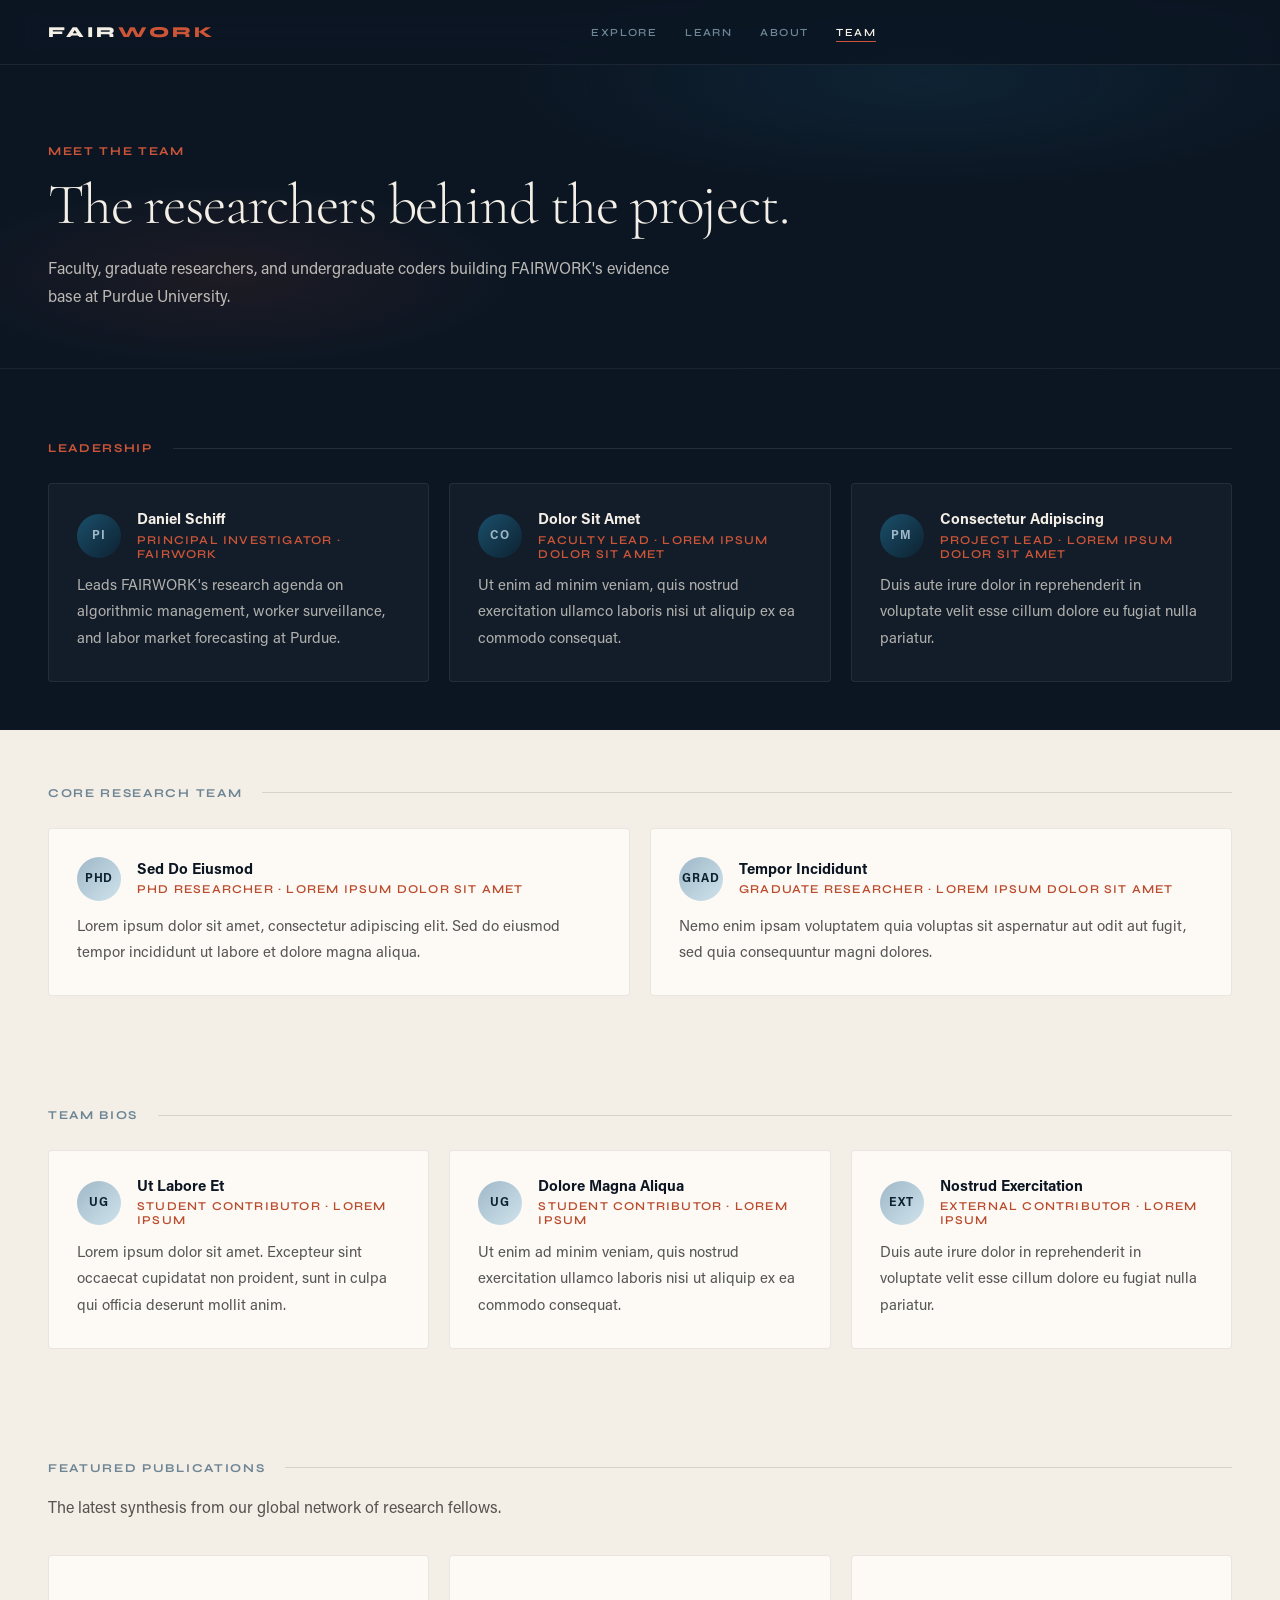
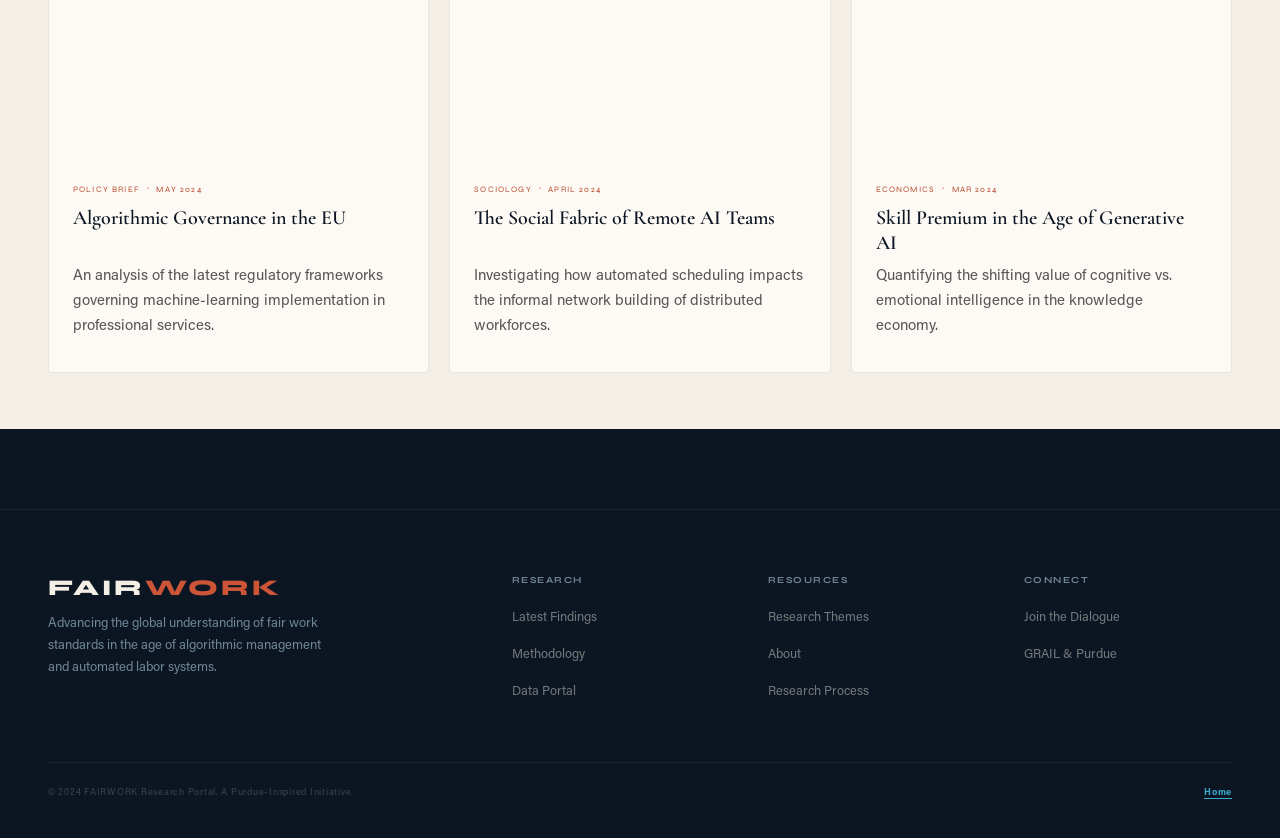
<file: team.html>
<!DOCTYPE html>
<html lang="en">
<head>
  <meta charset="UTF-8">
  <meta name="viewport" content="width=device-width, initial-scale=1.0">
  <title>Meet the Team — FAIRWORK</title>
  <link rel="preconnect" href="https://fonts.googleapis.com">
  <link href="https://fonts.googleapis.com/css2?family=Cormorant+Garamond:ital,wght@0,300;0,400;0,600;1,300;1,400;1,600&family=Syne:wght@400;600;700;800&display=swap" rel="stylesheet">
  <link href="https://fonts.googleapis.com/css2?family=Material+Symbols+Outlined:opsz,wght,FILL,GRAD@24,400,0,0&display=swap" rel="stylesheet">
  <link rel="stylesheet" href="css/team.css">
</head>
<body>
  <a class="skip-link" href="#main">Skip to main content</a>

  <nav aria-label="Main navigation">
    <div class="nav-logo"><a href="index.html">FAIR<span>WORK</span></a></div>
    <button type="button" class="nav-toggle" id="nav-toggle" aria-expanded="false" aria-controls="nav-menu" aria-label="Open menu">
      <span class="nav-icon" aria-hidden="true">menu</span>
    </button>
    <ul class="nav-links" id="nav-menu">
      <li><a href="index.html#projects">Explore</a></li>
      <li><a href="about.html#themes">Learn</a></li>
      <li><a href="about.html">About</a></li>
      <li><a href="team.html" class="active">Team</a></li>
    </ul>
  </nav>

  <header class="page-hero">
    <div class="eyebrow">Meet the Team</div>
    <h1>The researchers behind the project.</h1>
    <p>Faculty, graduate researchers, and undergraduate coders building FAIRWORK's evidence base at Purdue University.</p>
  </header>

  <main id="main" class="page-wrap">
    <section id="leadership">
      <div class="section-header">
        <span class="eyebrow">Leadership</span>
        <div class="section-rule"></div>
      </div>

      <div class="grid-3">
        <article class="person-card reveal">
          <div class="p-top">
            <div class="p-avi">PI</div>
            <div>
              <div class="p-name">Daniel Schiff</div>
              <div class="p-role">Principal Investigator · FAIRWORK</div>
            </div>
          </div>
          <div class="p-bio">Leads FAIRWORK's research agenda on algorithmic management, worker surveillance, and labor market forecasting at Purdue.</div>
        </article>

        <article class="person-card reveal d1">
          <div class="p-top">
            <div class="p-avi">Co</div>
            <div>
              <div class="p-name">Dolor Sit Amet</div>
              <div class="p-role">Faculty lead · Lorem ipsum dolor sit amet</div>
            </div>
          </div>
          <div class="p-bio">Ut enim ad minim veniam, quis nostrud exercitation ullamco laboris nisi ut aliquip ex ea commodo consequat.</div>
        </article>

        <article class="person-card reveal d2">
          <div class="p-top">
            <div class="p-avi">PM</div>
            <div>
              <div class="p-name">Consectetur Adipiscing</div>
              <div class="p-role">Project lead · Lorem ipsum dolor sit amet</div>
            </div>
          </div>
          <div class="p-bio">Duis aute irure dolor in reprehenderit in voluptate velit esse cillum dolore eu fugiat nulla pariatur.</div>
        </article>
      </div>
    </section>

    <section id="core" class="section-spacer section-light">
      <div class="section-header">
        <span class="eyebrow-dim">Core Research Team</span>
        <div class="rule-dim"></div>
      </div>

      <div class="grid-2">
        <article class="person-card reveal">
          <div class="p-top">
            <div class="p-avi">PhD</div>
            <div>
              <div class="p-name">Sed Do Eiusmod</div>
              <div class="p-role">PhD researcher · Lorem ipsum dolor sit amet</div>
            </div>
          </div>
          <div class="p-bio">Lorem ipsum dolor sit amet, consectetur adipiscing elit. Sed do eiusmod tempor incididunt ut labore et dolore magna aliqua.</div>
        </article>

        <article class="person-card reveal d1">
          <div class="p-top">
            <div class="p-avi">Grad</div>
            <div>
              <div class="p-name">Tempor Incididunt</div>
              <div class="p-role">Graduate researcher · Lorem ipsum dolor sit amet</div>
            </div>
          </div>
          <div class="p-bio">Nemo enim ipsam voluptatem quia voluptas sit aspernatur aut odit aut fugit, sed quia consequuntur magni dolores.</div>
        </article>
      </div>
    </section>

    <section id="bios" class="section-spacer section-light">
      <div class="section-header">
        <span class="eyebrow-dim">Team bios</span>
        <div class="rule-dim"></div>
      </div>

      <div class="grid-3">
        <article class="person-card reveal">
          <div class="p-top">
            <div class="p-avi">UG</div>
            <div>
              <div class="p-name">Ut Labore Et</div>
              <div class="p-role">Student contributor · Lorem ipsum</div>
            </div>
          </div>
          <div class="p-bio">Lorem ipsum dolor sit amet. Excepteur sint occaecat cupidatat non proident, sunt in culpa qui officia deserunt mollit anim.</div>
        </article>

        <article class="person-card reveal d1">
          <div class="p-top">
            <div class="p-avi">UG</div>
            <div>
              <div class="p-name">Dolore Magna Aliqua</div>
              <div class="p-role">Student contributor · Lorem ipsum</div>
            </div>
          </div>
          <div class="p-bio">Ut enim ad minim veniam, quis nostrud exercitation ullamco laboris nisi ut aliquip ex ea commodo consequat.</div>
        </article>

        <article class="person-card reveal d2">
          <div class="p-top">
            <div class="p-avi">Ext</div>
            <div>
              <div class="p-name">Nostrud Exercitation</div>
              <div class="p-role">External contributor · Lorem ipsum</div>
            </div>
          </div>
          <div class="p-bio">Duis aute irure dolor in reprehenderit in voluptate velit esse cillum dolore eu fugiat nulla pariatur.</div>
        </article>
      </div>
    </section>

    <section id="publications" class="section-spacer pubs-section pubs-section--page section-light">
      <div class="section-header">
        <span class="eyebrow-dim">Featured Publications</span>
        <div class="rule-dim"></div>
      </div>
      <p class="section-intro reveal">The latest synthesis from our global network of research fellows.</p>
      <div class="pubs-grid">
        <article class="pub-card reveal d1">
          <div class="pub-img" style="background-image:url('https://images.unsplash.com/photo-1558494949-ef010cbdcc31?w=800&q=80');"></div>
          <div class="pub-body">
            <div class="pub-meta"><span class="pub-type">Policy Brief</span><span class="pub-sep">■</span><span class="pub-date">May 2024</span></div>
            <h3 class="pub-title">Algorithmic Governance in the EU</h3>
            <p class="pub-desc">An analysis of the latest regulatory frameworks governing machine-learning implementation in professional services.</p>
          </div>
        </article>
        <article class="pub-card reveal d2">
          <div class="pub-img" style="background-image:url('https://images.unsplash.com/photo-1522071820081-009f0129c71c?w=800&q=80');"></div>
          <div class="pub-body">
            <div class="pub-meta"><span class="pub-type">Sociology</span><span class="pub-sep">■</span><span class="pub-date">April 2024</span></div>
            <h3 class="pub-title">The Social Fabric of Remote AI Teams</h3>
            <p class="pub-desc">Investigating how automated scheduling impacts the informal network building of distributed workforces.</p>
          </div>
        </article>
        <article class="pub-card reveal d3">
          <div class="pub-img" style="background-image:url('https://images.unsplash.com/photo-1480714378408-67e20d4bbc4b?w=800&q=80');"></div>
          <div class="pub-body">
            <div class="pub-meta"><span class="pub-type">Economics</span><span class="pub-sep">■</span><span class="pub-date">Mar 2024</span></div>
            <h3 class="pub-title">Skill Premium in the Age of Generative AI</h3>
            <p class="pub-desc">Quantifying the shifting value of cognitive vs. emotional intelligence in the knowledge economy.</p>
          </div>
        </article>
      </div>
    </section>
  </main>

  <footer class="site-footer">
    <div class="footer-top">
      <div><div class="footer-brand">FAIR<span>WORK</span></div><p class="footer-lead">Advancing the global understanding of fair work standards in the age of algorithmic management and automated labor systems.</p></div>
      <div><div class="footer-hd">Research</div><ul class="footer-links"><li><a href="#publications">Latest Findings</a></li><li><a href="index.html#methodology">Methodology</a></li><li><a href="index.html#projects">Data Portal</a></li></ul></div>
      <div><div class="footer-hd">Resources</div><ul class="footer-links"><li><a href="about.html#themes">Research Themes</a></li><li><a href="about.html">About</a></li><li><a href="process.html">Research Process</a></li></ul></div>
      <div><div class="footer-hd">Connect</div><ul class="footer-links"><li><a href="index.html#involve">Join the Dialogue</a></li><li><a href="index.html#grail">GRAIL &amp; Purdue</a></li></ul></div>
    </div>
    <div class="footer-bottom"><span class="footer-copy">© 2024 FAIRWORK Research Portal. A Purdue-Inspired Initiative.</span><span class="footer-copy"><a href="index.html" class="link-underline">Home</a></span></div>
  </footer>

  <script>
    const ro = new IntersectionObserver(
      (es) => es.forEach((e) => {
        if (e.isIntersecting) {
          e.target.classList.add('visible');
          ro.unobserve(e.target);
        }
      }),
      { threshold: 0.09 }
    );
    document.querySelectorAll('.reveal').forEach((el) => ro.observe(el));

    document.getElementById('nav-toggle').addEventListener('click', function () {
      const open = this.getAttribute('aria-expanded') === 'true';
      this.setAttribute('aria-expanded', String(!open));
      this.setAttribute('aria-label', open ? 'Open menu' : 'Close menu');
      this.querySelector('.nav-icon').textContent = open ? 'menu' : 'close';
      document.getElementById('nav-menu').classList.toggle('open', !open);
    });
  </script>
</body>
</html>
</file>
<file: css/styles.css>
@import url("fonts.css");

:root {
  --ink:    #0C1623;
  --ink2:   #0D2231;
  --cream:  #F4EFE6;
  --warm:   #ECE7DD;
  --rust:   #BA4B2D;
  --rust2:  #CC5538;
  --gold:   #1A80AE;
  --gold2:  #3DAACE;
  --slate:  #1A4F6B;
  --fog:    #6E8595;
  --fog2:   #9FB8C8;
  --white:  #FDFAF5;
  --teal:   #1A80AE;
  --ff-body: 'Acumin Pro', 'Franklin Gothic Medium', 'Franklin Gothic', 'ITC Franklin Gothic', Arial, sans-serif;
  --ff-d: 'Cormorant Garamond', Georgia, serif;
  --ff-u: 'Syne', sans-serif;
  --text-base: 1rem;
  --text-sm: 0.9375rem;
  --text-xs: 0.8125rem;
  --text-label: 0.75rem;
  --type-section: clamp(2rem, 3.5vw, 2.75rem);
  --type-card: 1.35rem;
  --type-pullquote: clamp(1.5rem, 2.8vw, 2rem);
  --type-page-title: clamp(2.4rem, 4.5vw, 3.75rem);
  --section-y: 5.25rem;
  --block-gap: 2.5rem;
  --content-leading: 1.8;
  --ease: cubic-bezier(.16,1,.3,1);
}

*,
*::before,
*::after {
  box-sizing: border-box;
  margin: 0;
  padding: 0;
}

html {
  scroll-behavior: smooth;
  font-size: 16px;
}

body {
  background: var(--ink);
  color: var(--cream);
  font-family: var(--ff-body);
  overflow-x: hidden;
  -webkit-font-smoothing: antialiased;
}

/* Body copy: Acumin Pro. Headlines: Cormorant. UI labels: Syne. */
p,
li,
.section-intro,
.hero-def-text,
.pubs-intro,
.panel-lead,
.objective-intro-right p,
.team-copy,
.method-copy,
.insight-body,
.theme-desc,
.achieve-desc,
.team-bio,
.dialogue-text,
.pub-desc,
.proj-desc,
.note p,
.page-hero p {
  font-family: var(--ff-body);
  line-height: var(--content-leading);
}

a {
  color: inherit;
  text-decoration: none;
  cursor: pointer;
}

button {
  font-family: inherit;
  cursor: pointer;
  border: none;
  background: none;
}

input,
textarea,
select {
  font-family: inherit;
}

/* ACCESSIBILITY */
.skip-link {
  position: absolute;
  top: -100px;
  left: 1rem;
  z-index: 999;
  padding: .65rem 1rem;
  background: var(--rust);
  color: var(--cream);
  font-family: var(--ff-u);
  font-size: .75rem;
  font-weight: 700;
  letter-spacing: .06em;
  text-transform: uppercase;
  border-radius: 2px;
}

.skip-link:focus {
  top: 1rem;
  outline: 2px solid var(--gold2);
  outline-offset: 2px;
}

.visually-hidden {
  position: absolute;
  width: 1px;
  height: 1px;
  padding: 0;
  margin: -1px;
  overflow: hidden;
  clip: rect(0, 0, 0, 0);
  white-space: nowrap;
  border: 0;
}

:focus-visible {
  outline: 2px solid var(--gold2);
  outline-offset: 2px;
}

@media (prefers-reduced-motion: reduce) {
  *,
  *::before,
  *::after {
    animation-duration: 0.01ms !important;
    animation-iteration-count: 1 !important;
    transition-duration: 0.01ms !important;
    scroll-behavior: auto !important;
  }

  .reveal {
    opacity: 1;
    transform: none;
  }
}

/* NAV */
nav {
  position: fixed;
  top: 0;
  left: 0;
  right: 0;
  z-index: 200;
  display: flex;
  align-items: center;
  justify-content: space-between;
  gap: 1.25rem;
  padding: 1.1rem 3rem;
  border-bottom: 1px solid rgba(244,239,230,.07);
  backdrop-filter: blur(16px) saturate(1.4);
  background: rgba(12,22,35,.88);
  transition: background .4s;
}

.nav-logo {
  font-family: var(--ff-u);
  font-weight: 800;
  font-size: .95rem;
  letter-spacing: .2em;
  text-transform: uppercase;
}

.nav-logo span {
  color: var(--rust2);
}

.nav-links {
  display: flex;
  flex: 1;
  min-width: 0;
  justify-content: center;
  flex-wrap: wrap;
  gap: 1.75rem;
  list-style: none;
}

.nav-links a {
  font-family: var(--ff-u);
  font-size: .68rem;
  font-weight: 600;
  letter-spacing: .13em;
  text-transform: uppercase;
  color: var(--fog);
  transition: color .2s;
  position: relative;
  padding-bottom: 3px;
}

.nav-links a::after {
  content: '';
  position: absolute;
  bottom: 0;
  left: 0;
  right: 0;
  height: 1px;
  background: var(--rust2);
  transform: scaleX(0);
  transform-origin: left;
  transition: transform .3s var(--ease);
}

.nav-links a:hover {
  color: var(--cream);
}

.nav-links a:hover::after,
.nav-links a.active::after {
  transform: scaleX(1);
}

.nav-links a.active {
  color: var(--cream);
}

.nav-ask-btn {
  padding: .55rem 1.4rem;
  background: var(--rust);
  color: var(--cream);
  font-family: var(--ff-u);
  font-size: .65rem;
  font-weight: 700;
  letter-spacing: .1em;
  text-transform: uppercase;
  border-radius: 2px;
  transition: background .2s;
  white-space: nowrap;
}

.nav-ask-btn:hover {
  background: var(--rust2);
}

.nav-toggle {
  display: none;
  align-items: center;
  justify-content: center;
  width: 44px;
  height: 44px;
  border: 1px solid rgba(244,239,230,.15);
  border-radius: 2px;
  color: var(--cream);
  flex-shrink: 0;
}

.nav-icon {
  font-family: 'Material Symbols Outlined';
  font-size: 1.35rem;
  font-variation-settings: 'FILL' 0, 'wght' 400, 'GRAD' 0, 'opsz' 24;
}

/* REVEAL */
.reveal {
  opacity: 0;
  transform: translateY(20px);
  transition: opacity .8s var(--ease), transform .8s var(--ease);
}

.reveal.visible {
  opacity: 1;
  transform: none;
}

.d1 { transition-delay: .08s; }
.d2 { transition-delay: .16s; }
.d3 { transition-delay: .24s; }
.d4 { transition-delay: .32s; }
.d5 { transition-delay: .40s; }
.d6 { transition-delay: .48s; }

/* SECTION UTILS */
.eyebrow {
  font-family: var(--ff-u);
  font-size: var(--text-label);
  font-weight: 700;
  letter-spacing: .14em;
  text-transform: uppercase;
  color: var(--rust2);
}

.eyebrow-dim {
  font-family: var(--ff-u);
  font-size: var(--text-label);
  font-weight: 700;
  letter-spacing: .14em;
  text-transform: uppercase;
  color: var(--fog);
}

.inline-link {
  color: var(--rust);
  text-decoration: underline;
  text-underline-offset: 3px;
  font-weight: 600;
}

.inline-link:hover {
  color: var(--rust2);
}

.section-rule {
  height: 1px;
  background: rgba(244,239,230,.1);
  flex: 1;
}

.rule-dim {
  height: 1px;
  background: rgba(10,10,10,.12);
  flex: 1;
}

.section-header {
  display: flex;
  align-items: center;
  gap: 1.25rem;
  margin-bottom: 2.5rem;
}

.section-intro {
  font-size: var(--text-base);
  line-height: var(--content-leading);
  color: #555;
  margin-bottom: 2.25rem;
  max-width: 560px;
}

.btn-primary {
  padding: .85rem 2.25rem;
  background: var(--rust);
  color: var(--cream);
  font-family: var(--ff-u);
  font-size: var(--text-label);
  font-weight: 700;
  letter-spacing: .1em;
  text-transform: uppercase;
  border-radius: 4px;
  transition: background .2s, transform .15s;
  display: inline-block;
}

.btn-primary:hover {
  background: var(--rust2);
  transform: translateY(-1px);
}

.btn-outline {
  padding: .85rem 2rem;
  border: 1px solid rgba(244,239,230,.22);
  color: var(--fog2);
  font-family: var(--ff-u);
  font-size: var(--text-label);
  font-weight: 600;
  letter-spacing: .1em;
  text-transform: uppercase;
  border-radius: 4px;
  transition: border-color .2s, color .2s, background .2s;
  display: inline-block;
}

.btn-outline:hover {
  border-color: var(--cream);
  color: var(--cream);
}

/* HERO */
.hero {
  min-height: 100vh;
  padding: 0 3rem;
  display: grid;
  grid-template-rows: 1fr auto;
  position: relative;
  overflow: hidden;
}

.hero-canvas {
  position: absolute;
  inset: 0;
  pointer-events: none;
  background:
    radial-gradient(ellipse 55% 60% at 75% 35%, rgba(26,128,174,.18) 0%, transparent 65%),
    radial-gradient(ellipse 35% 50% at 20% 80%, rgba(26,79,107,.15) 0%, transparent 55%);
}

.hero-grid {
  position: absolute;
  inset: 0;
  pointer-events: none;
  opacity: .03;
  background-image:
    linear-gradient(var(--cream) 1px, transparent 1px),
    linear-gradient(90deg, var(--cream) 1px, transparent 1px);
  background-size: 72px 72px;
}

.hero-layout {
  position: relative;
  z-index: 1;
  min-height: calc(100vh - 120px);
  padding-top: 7rem;
}

.search-bar {
  display: flex;
  align-items: center;
  gap: .5rem;
  padding: .35rem .35rem .35rem 1rem;
  background: var(--white);
  border: 1px solid rgba(244,239,230,.35);
  border-radius: 999px;
  box-shadow: 0 8px 32px rgba(0,0,0,.18);
}

.search-wrap {
  width: 100%;
  max-width: 580px;
  margin: 2rem 0 1.25rem;
  opacity: 0;
  transform: translateY(14px);
  animation: up .8s var(--ease) .45s forwards;
}

.search-bar--center {
  width: 100%;
}

.search-bar:focus-within {
  border-color: var(--gold2);
  box-shadow: 0 8px 32px rgba(0,0,0,.18), 0 0 0 3px rgba(26,128,174,.25);
}

.search-icon {
  font-family: 'Material Symbols Outlined';
  font-size: 1.25rem;
  color: var(--fog);
  flex-shrink: 0;
  font-variation-settings: 'FILL' 0, 'wght' 400, 'GRAD' 0, 'opsz' 24;
}

.search-input {
  flex: 1;
  min-width: 0;
  border: none;
  outline: none;
  background: none;
  font-size: .95rem;
  color: var(--ink);
  padding: .65rem 0;
  min-height: 44px;
}

.search-input::placeholder {
  color: var(--fog);
}

.hero-body {
  display: flex;
  flex-direction: column;
  justify-content: center;
  padding-bottom: 2rem;
  position: relative;
  z-index: 1;
  max-width: 720px;
}

.hero-kicker {
  font-family: var(--ff-u);
  font-size: var(--text-label);
  font-weight: 700;
  letter-spacing: .14em;
  text-transform: uppercase;
  color: var(--rust2);
  margin-bottom: 1.4rem;
  opacity: 0;
  transform: translateY(10px);
  animation: up .7s var(--ease) .15s forwards;
}

.hero-headline {
  display: grid;
  gap: .12rem;
  font-family: var(--ff-d);
  font-size: clamp(3.2rem, 7.5vw, 7.2rem);
  font-weight: 300;
  line-height: 1.02;
  letter-spacing: -.03em;
  max-width: 820px;
  margin-bottom: 1.6rem;
  opacity: 0;
  transform: translateY(22px);
  animation: up .95s var(--ease) .25s forwards;
}

.hero-headline span {
  display: inline-block;
  white-space: nowrap;
}

@media (max-width: 760px) {
  .hero-headline {
    gap: .08rem;
  }

  .hero-headline span {
    white-space: normal;
  }
}

.hero-headline em {
  font-style: italic;
  color: var(--gold2);
}

.hero-headline strong {
  font-weight: 600;
  color: var(--cream);
}

.hero-def {
  display: grid;
  grid-template-columns: auto 1fr;
  gap: 1.5rem;
  max-width: 680px;
  margin-bottom: 3rem;
  opacity: 0;
  transform: translateY(14px);
  animation: up .8s var(--ease) .45s forwards;
}

.hero-def-bar {
  width: 3px;
  background: var(--rust);
  border-radius: 2px;
}

.hero-def-text {
  font-size: var(--text-base);
  font-weight: 400;
  line-height: 1.75;
  color: rgba(244,239,230,.75);
}

.hero-ctas {
  display: flex;
  gap: 1rem;
  align-items: center;
  flex-wrap: wrap;
  opacity: 0;
  transform: translateY(10px);
  animation: up .7s var(--ease) .6s forwards;
}

.hero-bracket-note {
  font-family: var(--ff-u);
  font-size: .62rem;
  letter-spacing: .12em;
  text-transform: uppercase;
  color: rgba(244,239,230,.35);
}

.hero-stats {
  display: grid;
  grid-template-columns: repeat(4, 1fr);
  border-top: 1px solid rgba(244,239,230,.08);
  padding: 2.25rem 0;
  position: relative;
  z-index: 1;
  opacity: 0;
  animation: up .7s var(--ease) .75s forwards;
}

.hero-stat {
  padding: 0 2.25rem;
  border-right: 1px solid rgba(244,239,230,.07);
}

.hero-stat:first-child {
  padding-left: 0;
}

.hero-stat:last-child {
  border-right: none;
}

.stat-num {
  font-family: var(--ff-d);
  font-size: 2.6rem;
  font-weight: 300;
  color: var(--cream);
  line-height: 1;
  margin-bottom: .3rem;
}

.stat-num b {
  color: var(--rust2);
  font-weight: 300;
}

.stat-lbl {
  font-family: var(--ff-u);
  font-size: var(--text-label);
  font-weight: 600;
  letter-spacing: .12em;
  text-transform: uppercase;
  color: var(--fog);
}

@keyframes up {
  to {
    opacity: 1;
    transform: translateY(0);
  }
}

/* VIDEO */
.video-section {
  background: var(--cream);
  padding: var(--section-y) 3rem;
}

.video-frame {
  max-width: 1100px;
  margin: 0 auto;
  aspect-ratio: 16 / 9;
  background: var(--warm);
  border: 1px solid rgba(10,10,10,.08);
  border-radius: 4px;
  overflow: hidden;
}

.video-frame iframe,
.video-frame video {
  display: block;
  width: 100%;
  height: 100%;
  border: 0;
}

.video-placeholder {
  height: 100%;
  display: flex;
  flex-direction: column;
  align-items: center;
  justify-content: center;
  gap: 1rem;
  color: var(--fog);
}

.video-play {
  font-family: 'Material Symbols Outlined';
  font-size: 2.5rem;
  width: 4.5rem;
  height: 4.5rem;
  display: grid;
  place-items: center;
  border-radius: 50%;
  background: var(--rust);
  color: var(--cream);
}

.video-label {
  font-family: var(--ff-u);
  font-size: var(--text-label);
  font-weight: 700;
  letter-spacing: .14em;
  text-transform: uppercase;
}

@media (max-width: 768px) {
  .video-section {
    padding: 3rem 1rem;
  }
}

/* TICKER */
.ticker-wrap {
  background: var(--rust);
  padding: .7rem 0;
  overflow: hidden;
  position: relative;
  border-top: 1px solid rgba(255,255,255,.1);
  border-bottom: 1px solid rgba(0,0,0,.2);
}

.ticker-label {
  position: absolute;
  left: 0;
  top: 0;
  bottom: 0;
  background: var(--ink);
  display: flex;
  align-items: center;
  padding: 0 1.5rem;
  font-family: var(--ff-u);
  font-size: .62rem;
  font-weight: 500;
  letter-spacing: .15em;
  text-transform: uppercase;
  color: var(--gold2);
  z-index: 2;
  border-right: 1px solid rgba(186,75,45,.4);
  white-space: nowrap;
}

.ticker-track {
  display: flex;
  align-items: center;
  animation: ticker 55s linear infinite;
  white-space: nowrap;
  padding-left: 145px;
}

.ticker-track:hover {
  animation-play-state: paused;
}

.ticker-item {
  display: inline-flex;
  align-items: center;
  gap: .75rem;
  padding: 0 2.5rem;
  font-size: .75rem;
  font-weight: 600;
  color: rgba(253,250,245,.92);
  letter-spacing: .02em;
}

.ticker-item::after {
  content: '◆';
  font-size: .4rem;
  color: rgba(253,250,245,.4);
}

@keyframes ticker {
  from { transform: translateX(0); }
  to { transform: translateX(-50%); }
}

/* ACHIEVEMENTS */
.achieve {
  background: var(--warm);
  color: var(--ink);
  padding: var(--section-y) 3rem;
}

.achieve-wrap {
  max-width: 1100px;
  margin: 0 auto;
}

.achieve-hd {
  margin-bottom: 2.25rem;
}

.achieve-grid {
  display: grid;
  grid-template-columns: repeat(4, 1fr);
  gap: 1.5rem;
}

.achieve-card {
  padding: 2rem 1.75rem;
  background: var(--white);
  border: 1px solid rgba(10,10,10,.08);
  border-radius: 4px;
  transition: background .25s, border-color .25s, box-shadow .25s;
}

.achieve-card:hover {
  border-color: rgba(186,75,45,.2);
  box-shadow: 0 8px 28px rgba(10,10,10,.06);
}

.achieve-yr {
  font-family: var(--ff-u);
  font-size: var(--text-label);
  font-weight: 700;
  letter-spacing: .14em;
  text-transform: uppercase;
  color: var(--rust);
  margin-bottom: .65rem;
}

.achieve-title {
  font-family: var(--ff-d);
  font-size: var(--type-card);
  font-weight: 400;
  line-height: 1.25;
  color: var(--ink);
  margin-bottom: .65rem;
}

.achieve-desc {
  font-size: var(--text-sm);
  line-height: var(--content-leading);
  color: #555;
}

/* INSIGHT OF THE MONTH */
.insight {
  background: var(--warm);
  color: var(--ink);
  padding: var(--section-y) 3rem;
}

.insight-wrap {
  max-width: 820px;
  margin: 0 auto;
}

.insight-label {
  font-family: var(--ff-u);
  font-size: var(--text-label);
  font-weight: 700;
  letter-spacing: .14em;
  text-transform: uppercase;
  color: var(--rust);
  margin-bottom: 1.5rem;
}

.insight-quote {
  font-family: var(--ff-d);
  font-size: var(--type-pullquote);
  font-weight: 300;
  font-style: italic;
  line-height: 1.5;
  color: var(--ink);
  margin-bottom: 1.5rem;
  border: none;
  padding: 0;
}

.insight-body {
  font-size: var(--text-base);
  line-height: var(--content-leading);
  color: #444;
  margin-bottom: 2.25rem;
  max-width: 640px;
}

.insight-footer {
  display: flex;
  align-items: flex-end;
  justify-content: space-between;
  gap: 2rem;
  flex-wrap: wrap;
  padding-top: 1.75rem;
  border-top: 1px solid rgba(10,10,10,.1);
}

.insight-link {
  font-family: var(--ff-u);
  font-size: var(--text-label);
  font-weight: 700;
  letter-spacing: .14em;
  text-transform: uppercase;
  color: var(--rust);
  text-decoration: underline;
  text-underline-offset: 4px;
}

.insight-name {
  font-weight: 700;
  font-size: var(--text-sm);
  color: var(--ink);
}

.insight-role {
  font-family: var(--ff-u);
  font-size: var(--text-label);
  font-weight: 600;
  letter-spacing: .1em;
  text-transform: uppercase;
  color: var(--fog);
  margin-top: .2rem;
}

/* CORE RESEARCH THEMES */
.themes-section {
  background: var(--ink2);
  padding: 6rem 3rem;
}

.themes-intro {
  font-size: var(--text-base);
  color: #555;
  margin: -2rem 0 2.5rem;
  max-width: 520px;
}

.themes-grid {
  display: grid;
  grid-template-columns: repeat(3, 1fr);
  gap: 2px;
  background: rgba(244,239,230,.04);
}

.theme-card {
  background: var(--ink2);
  padding: 2.25rem 2rem;
  transition: background .25s;
  position: relative;
}

.theme-card:hover {
  background: #122033;
}

.theme-card::before {
  content: '';
  position: absolute;
  top: 0;
  left: 0;
  right: 0;
  height: 2px;
  background: var(--rust);
  transform: scaleX(0);
  transform-origin: left;
  transition: transform .35s var(--ease);
}

.theme-card:hover::before {
  transform: scaleX(1);
}

.theme-num {
  font-family: var(--ff-u);
  font-size: var(--text-label);
  font-weight: 700;
  letter-spacing: .14em;
  color: var(--rust2);
  margin-bottom: 1rem;
}

.theme-title {
  font-family: var(--ff-d);
  font-size: var(--type-card);
  font-weight: 400;
  color: var(--cream);
  margin-bottom: .65rem;
}

.theme-desc {
  font-size: var(--text-sm);
  line-height: 1.7;
  color: rgba(244,239,230,.75);
}

/* THEMES ON CREAM (homepage mission) */
.themes-block {
  margin: 4rem 0;
}

.sec-themes .themes-intro {
  margin-bottom: 2.25rem;
}

.themes--light {
  display: grid;
  grid-template-columns: repeat(3, 1fr);
  gap: 1.5rem;
  background: transparent;
}

.themes--light .theme-card {
  background: var(--white);
  border: 1px solid rgba(10,10,10,.08);
  border-radius: 4px;
  padding: 2rem 1.75rem;
  transition: background .25s, border-color .25s, box-shadow .25s;
}

.themes--light .theme-card:hover {
  background: var(--white);
  border-color: rgba(186,75,45,.2);
  box-shadow: 0 8px 28px rgba(10,10,10,.06);
}

.themes--light .theme-num {
  font-family: var(--ff-u);
  font-size: var(--text-label);
  font-weight: 700;
  letter-spacing: .14em;
  color: var(--rust);
  margin-bottom: .65rem;
}

.themes--light .theme-title {
  font-family: var(--ff-d);
  font-size: var(--type-card);
  font-weight: 400;
  color: var(--ink);
  margin-bottom: .75rem;
}

.themes--light .theme-desc {
  font-size: var(--text-sm);
  line-height: var(--content-leading);
  color: #555;
}

/* FEATURED PUBLICATIONS */
.pubs-section {
  background: var(--cream);
  color: var(--ink);
  padding: 6rem 3rem;
}

.pubs-intro {
  font-size: var(--text-base);
  line-height: 1.75;
  color: #666;
  margin: -2rem 0 2.5rem;
  max-width: 520px;
}

.pubs-archive-link {
  font-family: var(--ff-u);
  font-size: var(--text-label);
  font-weight: 700;
  letter-spacing: .12em;
  text-transform: uppercase;
  color: var(--rust);
  white-space: nowrap;
  display: flex;
  align-items: center;
  gap: .35rem;
  flex-shrink: 0;
  transition: color .2s;
}

.pubs-archive-link:hover {
  color: var(--rust2);
}

.pubs-archive-link span {
  font-family: 'Material Symbols Outlined';
  font-size: .9rem;
  font-variation-settings: 'FILL' 0, 'wght' 400, 'GRAD' 0, 'opsz' 20;
}

.pubs-grid {
  display: grid;
  grid-template-columns: repeat(3, 1fr);
  gap: 2px;
  background: rgba(10,10,10,.08);
}

.pub-card {
  background: var(--white);
  display: flex;
  flex-direction: column;
  cursor: pointer;
  transition: background .25s;
  min-height: 100%;
}

.pub-card:hover {
  background: var(--warm);
}

.pub-img {
  width: 100%;
  height: 200px;
  flex-shrink: 0;
  background-size: cover;
  background-position: center;
  filter: grayscale(1);
  transition: filter .3s;
}

.pub-card:hover .pub-img {
  filter: grayscale(.25);
}

.pub-body {
  padding: 1.75rem 1.5rem 2rem;
  display: flex;
  flex-direction: column;
  flex: 1;
}

.pub-meta {
  display: flex;
  align-items: center;
  gap: .45rem;
  margin-bottom: .75rem;
}

.pub-type,
.pub-date {
  font-family: var(--ff-u);
  font-size: .52rem;
  letter-spacing: .14em;
  text-transform: uppercase;
  color: var(--rust);
}

.pub-sep {
  font-size: .4rem;
  color: var(--rust);
  opacity: .55;
}

.pub-title {
  font-family: var(--ff-d);
  font-size: 1.25rem;
  font-weight: 600;
  line-height: 1.25;
  color: var(--ink);
  margin-bottom: .6rem;
}

.pub-desc {
  font-size: .82rem;
  line-height: 1.65;
  color: #666;
  margin-top: auto;
}

/* OBJECTIVE + GRAIL */
.objective-grail {
  margin-top: 5rem;
  padding-top: 1rem;
}

.objective-grail-inner {
  display: grid;
  grid-template-columns: 1.15fr 1fr;
  gap: 2px;
  background: rgba(10,10,10,.08);
}

.objective-grail-copy {
  background: var(--white);
  padding: 2.75rem 2.5rem;
}

.objective-grail-title {
  font-family: var(--ff-d);
  font-size: var(--type-section);
  font-weight: 300;
  line-height: 1.15;
  color: var(--ink);
  margin-bottom: 1rem;
}

.objective-grail-title em {
  font-style: italic;
  color: var(--rust);
}

.objective-grail-text {
  font-size: var(--text-base);
  line-height: 1.75;
  color: #555;
  margin-bottom: 1.75rem;
  max-width: 520px;
}

.objective-grail-stats {
  display: grid;
  grid-template-columns: 1fr;
  gap: 2px;
  background: rgba(10,10,10,.08);
}

.objective-grail-stats .obj-card {
  height: 100%;
}

/* PROJECTS 3-col */
.projects-intro {
  font-size: .85rem;
  color: var(--fog);
  margin: -2rem 0 2rem;
}

.projects-grid-3 {
  grid-template-columns: repeat(3, 1fr);
}

/* ENGAGE (combined join / subscribe) */
.engage-section {
  background: linear-gradient(135deg, var(--slate) 0%, var(--ink2) 100%);
  padding: 5rem 3rem;
  border-top: 1px solid rgba(244,239,230,.08);
}

.engage-inner {
  display: grid;
  grid-template-columns: 1.1fr 1fr;
  gap: 4rem;
  align-items: start;
  max-width: 1100px;
  margin: 0 auto;
}

.engage-headline {
  font-family: var(--ff-d);
  font-size: var(--type-section);
  font-weight: 300;
  line-height: 1.15;
  color: var(--cream);
  margin-bottom: .75rem;
}

.engage-headline em {
  font-style: italic;
  color: var(--gold2);
}

.engage-text {
  font-size: var(--text-base);
  line-height: 1.75;
  color: var(--fog);
  margin-bottom: 1.5rem;
  max-width: 440px;
}

.engage-quick-links {
  display: flex;
  flex-direction: column;
  gap: .5rem;
}

.engage-link {
  font-family: var(--ff-u);
  font-size: .62rem;
  letter-spacing: .1em;
  text-transform: uppercase;
  color: var(--gold2);
  transition: color .2s;
}

.engage-link:hover {
  color: var(--cream);
}

.engage-form {
  display: flex;
  flex-direction: column;
  gap: .6rem;
  padding-top: .5rem;
}

.engage-inp {
  width: 100%;
  background: rgba(244,239,230,.05);
  border: 1px solid rgba(244,239,230,.15);
  border-radius: 2px;
  padding: .75rem 1rem;
  color: var(--cream);
  font-size: .85rem;
  outline: none;
  transition: border-color .2s;
}

.engage-inp:focus {
  border-color: var(--rust2);
}

.engage-inp::placeholder {
  color: var(--fog);
}

.engage-select {
  appearance: none;
  cursor: pointer;
}

.engage-submit {
  margin-top: .35rem;
  width: 100%;
  text-align: center;
}

.engage-privacy {
  font-size: .55rem;
  letter-spacing: .06em;
  color: var(--fog);
  text-align: center;
}

/* GET INVOLVED (legacy) */
.involve-section {
  background: var(--warm);
  color: var(--ink);
  padding: 6rem 3rem;
}

.involve-inner {
  display: grid;
  grid-template-columns: 1fr 1fr;
  gap: 4rem;
  align-items: start;
}

.involve-headline {
  font-family: var(--ff-d);
  font-size: var(--type-section);
  font-weight: 300;
  line-height: 1.1;
  margin-bottom: 1rem;
}

.involve-headline em {
  font-style: italic;
  color: var(--rust);
}

.involve-text {
  font-size: var(--text-base);
  line-height: 1.75;
  color: #555;
  margin-bottom: 1rem;
}

.involve-phase-note {
  font-size: .58rem;
  letter-spacing: .08em;
  color: var(--fog);
}

.involve-form {
  display: flex;
  flex-direction: column;
  gap: .6rem;
}

.involve-inp {
  width: 100%;
  background: var(--white);
  border: 1px solid rgba(10,10,10,.12);
  border-radius: 2px;
  padding: .7rem 1rem;
  font-size: .85rem;
  color: var(--ink);
  outline: none;
  transition: border-color .2s;
}

.involve-inp:focus {
  border-color: var(--rust);
}

.involve-select {
  appearance: none;
  cursor: pointer;
}

.involve-textarea {
  resize: vertical;
  min-height: 80px;
}

.involve-submit {
  margin-top: .5rem;
}

/* FUNDING */
.funding-section {
  background: var(--rust);
  padding: 5rem 3rem;
  color: var(--cream);
}

.funding-inner {
  display: grid;
  grid-template-columns: 1.5fr 1fr;
  gap: 3rem;
  align-items: center;
  max-width: 1000px;
}

.funding-eyebrow {
  font-family: var(--ff-u);
  font-size: .6rem;
  font-weight: 700;
  letter-spacing: .18em;
  text-transform: uppercase;
  color: rgba(253,250,245,.7);
  margin-bottom: .75rem;
}

.funding-headline {
  font-family: var(--ff-d);
  font-size: var(--type-section);
  font-weight: 300;
  line-height: 1.15;
  margin-bottom: 1rem;
}

.funding-headline em {
  font-style: italic;
}

.funding-text {
  font-size: var(--text-base);
  line-height: 1.75;
  color: rgba(253,250,245,.85);
}

.funding-btn {
  background: var(--ink);
  display: inline-block;
  margin-bottom: .75rem;
}

.funding-btn:hover {
  background: var(--ink2);
}

.funding-note {
  font-size: .58rem;
  letter-spacing: .06em;
  color: rgba(253,250,245,.6);
}

/* SUBSCRIBE */
.subscribe-section {
  background: var(--ink2);
  padding: 5rem 3rem;
}

.subscribe-inner {
  display: grid;
  grid-template-columns: 1.2fr 1fr;
  gap: 4rem;
  align-items: start;
}

.subscribe-headline {
  font-family: var(--ff-d);
  font-size: var(--type-section);
  font-weight: 300;
  line-height: 1.15;
  color: var(--cream);
  margin-bottom: .75rem;
}

.subscribe-headline em {
  font-style: italic;
  color: var(--gold2);
}

.subscribe-text {
  font-size: .85rem;
  line-height: 1.7;
  color: var(--fog);
  margin-bottom: 1.25rem;
}

.subscribe-topics {
  list-style: none;
  display: flex;
  flex-direction: column;
  gap: .4rem;
}

.subscribe-topics li {
  font-size: .62rem;
  letter-spacing: .06em;
  color: rgba(244,239,230,.45);
  padding-left: 1rem;
  position: relative;
}

.subscribe-topics li::before {
  content: '→';
  position: absolute;
  left: 0;
  color: var(--rust2);
}

.subscribe-form {
  display: flex;
  flex-direction: column;
  gap: .75rem;
  padding-top: 3rem;
}

.subscribe-inp {
  width: 100%;
  background: rgba(244,239,230,.05);
  border: 1px solid rgba(244,239,230,.15);
  border-radius: 2px;
  padding: .85rem 1rem;
  color: var(--cream);
  font-size: .88rem;
  outline: none;
}

.subscribe-inp:focus {
  border-color: var(--rust2);
}

.subscribe-inp::placeholder {
  color: var(--fog);
}

.subscribe-privacy {
  font-size: .55rem;
  letter-spacing: .06em;
  color: var(--fog);
}

/* JOIN THE DIALOGUE */
.dialogue {
  background:
    linear-gradient(135deg, var(--slate) 0%, var(--ink2) 55%, #0a1520 100%);
  color: var(--cream);
  padding: var(--section-y) 3rem;
  border-top: 1px solid rgba(244,239,230,.08);
}

.dialogue-wrap {
  text-align: center;
  max-width: 680px;
  margin: 0 auto;
}

.dialogue-hd {
  font-family: var(--ff-d);
  font-size: var(--type-section);
  font-weight: 300;
  color: var(--cream);
  margin-bottom: .75rem;
}

.dialogue-hd em {
  font-style: italic;
  color: var(--gold2);
}

.dialogue-text {
  font-size: var(--text-base);
  line-height: var(--content-leading);
  color: rgba(244,239,230,.78);
  margin-bottom: 2.25rem;
}

.dialogue-actions {
  display: flex;
  gap: 1rem;
  justify-content: center;
  flex-wrap: wrap;
}

.dialogue .btn-outline {
  border-color: rgba(244,239,230,.28);
  color: var(--cream);
}

.dialogue .btn-outline:hover {
  background: var(--cream);
  color: var(--ink);
  border-color: var(--cream);
}

/* GRAIL & PURDUE AFFILIATE BANNER */
.affil {
  background: #ffffff;
  color: var(--ink);
  padding: var(--section-y) 3rem;
  border-top: 1px solid rgba(10,10,10,.06);
}

.affil-wrap {
  max-width: 900px;
  margin: 0 auto;
  text-align: center;
}

.affil-label {
  font-family: var(--ff-u);
  font-size: var(--text-label);
  font-weight: 700;
  letter-spacing: .18em;
  text-transform: uppercase;
  color: var(--rust);
  margin-top: -2.2rem;
  margin-bottom: 1.6rem;
}

.affil-logos {
  display: flex;
  align-items: center;
  justify-content: center;
  flex-wrap: nowrap;
  gap: 1.6rem 2.2rem;
  margin-bottom: 1.6rem;
}

.affil-logo {
  display: inline-flex;
  align-items: center;
  justify-content: center;
  min-height: 6rem;
}

.affil-logo img {
  max-height: 9.35rem;
  width: auto;
  max-width: 16.5rem;
  object-fit: contain;
  display: block;
  filter: brightness(1.02);
}

.affil-logo--grail img {
  max-height: 5rem;
}

.affil-copy {
  font-size: var(--text-base);
  line-height: 1.75;
  color: rgba(10,10,10,.74);
  max-width: 660px;
  margin: 0 auto 1.75rem;
}

.affil-copy strong {
  color: var(--ink);
  font-weight: 600;
}

.affil-btn {
  display: inline-flex;
  align-items: center;
  gap: .35rem;
  padding: .85rem 1.75rem;
  border: 1px solid rgba(10,10,10,.25);
  border-radius: 999px;
  font-family: var(--ff-u);
  font-size: var(--text-label);
  font-weight: 700;
  letter-spacing: .12em;
  text-transform: uppercase;
  color: var(--ink);
  transition: background .2s, border-color .2s, color .2s;
}

.affil-btn:hover {
  background: var(--ink);
  color: var(--cream);
  border-color: var(--ink);
}

.affil-actions {
  display: flex;
  align-items: center;
  justify-content: center;
  flex-wrap: wrap;
  gap: 1rem;
}

.affil-btn--filled {
  background: var(--rust);
  color: var(--cream);
  border-color: var(--rust);
}

.affil-btn--filled:hover {
  background: var(--ink);
  color: var(--cream);
  border-color: var(--ink);
}

/* OBJECTIVE */
.sec-themes {
  background: var(--cream);
  color: var(--ink);
  padding: var(--section-y) 3rem;
  max-width: none;
}

.sec-themes > .section-header,
.sec-themes > .themes-grid,
.sec-themes > .grail-brief {
  max-width: 1100px;
  margin-left: auto;
  margin-right: auto;
}

.objective-intro {
  display: grid;
  grid-template-columns: 1fr 1.8fr;
  gap: 4rem;
  margin-bottom: 5rem;
  align-items: start;
}

.obj-big {
  font-family: var(--ff-d);
  font-size: 3.5rem;
  font-weight: 600;
  line-height: 1.1;
  font-style: italic;
}

.obj-big em {
  color: var(--rust);
  font-style: normal;
}

.objective-intro-right p {
  font-size: var(--text-base);
  line-height: 1.75;
  color: #444;
}

.objective-grid {
  display: grid;
  grid-template-columns: repeat(3, 1fr);
  gap: 2px;
  background: rgba(10,10,10,.08);
}

.obj-card {
  background: var(--white);
  padding: 2.75rem 2.25rem;
  position: relative;
  overflow: hidden;
  transition: background .25s;
}

.obj-card:hover {
  background: var(--warm);
}

.obj-card::before {
  content: '';
  position: absolute;
  top: 0;
  left: 0;
  right: 0;
  height: 3px;
  background: var(--rust);
  transform: scaleX(0);
  transform-origin: left;
  transition: transform .4s var(--ease);
}

.obj-card:hover::before {
  transform: scaleX(1);
}

.obj-num {
  font-family: var(--ff-u);
  font-size: .62rem;
  font-weight: 700;
  letter-spacing: .15em;
  text-transform: uppercase;
  color: var(--fog);
  margin-bottom: 1.5rem;
}

.obj-title {
  font-weight: 700;
  font-size: 1.05rem;
  color: var(--ink);
  margin-bottom: .65rem;
}

.obj-desc {
  font-size: .85rem;
  line-height: 1.7;
  color: #666;
}

/* GRAIL BRIEF (legacy) */
.grail-brief {
  margin-top: 2.5rem;
  padding-top: 2rem;
  border-top: 1px solid rgba(10,10,10,.08);
}

.grail-brief-text {
  font-size: var(--text-sm);
  line-height: 1.75;
  color: #555;
  max-width: 720px;
}

/* GET INVOLVED MODAL */
.modal-bg {
  position: fixed;
  inset: 0;
  background: rgba(12,22,35,.72);
  z-index: 500;
  opacity: 0;
  pointer-events: none;
  transition: opacity .3s;
}

.modal-bg.open {
  opacity: 1;
  pointer-events: auto;
}

.modal {
  position: fixed;
  top: 50%;
  left: 50%;
  transform: translate(-50%, -48%) scale(.96);
  z-index: 501;
  width: min(440px, calc(100% - 2rem));
  background: var(--cream);
  color: var(--ink);
  padding: 2rem 2rem 2.25rem;
  border-radius: 4px;
  box-shadow: 0 24px 64px rgba(0,0,0,.35);
  opacity: 0;
  pointer-events: none;
  transition: opacity .3s, transform .3s var(--ease);
}

.modal.open {
  opacity: 1;
  pointer-events: auto;
  transform: translate(-50%, -50%) scale(1);
}

.modal-close {
  position: absolute;
  top: 1rem;
  right: 1rem;
  font-size: 1rem;
  color: var(--fog);
  padding: .25rem;
}

.modal-hd {
  font-family: var(--ff-d);
  font-size: 2rem;
  font-weight: 400;
  margin-bottom: .5rem;
}

.modal-copy {
  font-size: var(--text-sm);
  line-height: 1.65;
  color: #555;
  margin-bottom: 1.25rem;
}

.modal-form {
  display: flex;
  flex-direction: column;
  gap: .65rem;
}

.modal-inp {
  width: 100%;
  background: var(--white);
  border: 1px solid rgba(10,10,10,.12);
  border-radius: 2px;
  padding: .8rem 1rem;
  font-size: var(--text-sm);
  color: var(--ink);
  outline: none;
}

.modal-inp:focus {
  border-color: var(--rust);
}

.modal-ta {
  resize: vertical;
  min-height: 96px;
}

.modal-submit {
  margin-top: .35rem;
  width: 100%;
  text-align: center;
}

/* PROJECTS */
.projects {
  background: var(--ink2);
  padding: var(--section-y) 3rem;
}

.projects-hint {
  font-family: var(--ff-u);
  font-size: var(--text-label);
  font-weight: 600;
  letter-spacing: .1em;
  text-transform: uppercase;
  color: var(--fog);
  white-space: nowrap;
}

.projects-grid {
  display: grid;
  grid-template-columns: repeat(3, 1fr);
  gap: 2px;
  background: rgba(244,239,230,.04);
}

.proj-card {
  background: var(--ink2);
  padding: 2.75rem 2.5rem;
  cursor: pointer;
  position: relative;
  overflow: hidden;
  transition: background .25s;
  border-bottom: 1px solid rgba(244,239,230,.03);
}

.proj-card::after {
  content: '→';
  position: absolute;
  bottom: 2rem;
  right: 2rem;
  font-size: .85rem;
  color: var(--rust2);
  opacity: 0;
  transform: translateX(-6px);
  transition: opacity .2s, transform .2s var(--ease);
}

.proj-card:hover {
  background: #122033;
}

.proj-card:hover::after {
  opacity: 1;
  transform: translateX(0);
}

.proj-card::before {
  content: '';
  position: absolute;
  left: 0;
  top: 0;
  bottom: 0;
  width: 3px;
  background: var(--rust);
  transform: scaleY(0);
  transform-origin: bottom;
  transition: transform .35s var(--ease);
}

.proj-card:hover::before {
  transform: scaleY(1);
}

.proj-tag {
  font-family: var(--ff-body);
  font-size: var(--text-xs);
  font-weight: 700;
  color: var(--rust2);
  margin-bottom: .85rem;
  display: inline-block;
}

.proj-title {
  font-family: var(--ff-d);
  font-size: 1.35rem;
  font-weight: 400;
  line-height: 1.3;
  color: var(--cream);
  margin-bottom: .75rem;
}

.proj-desc {
  font-size: var(--text-sm);
  line-height: var(--content-leading);
  color: var(--fog);
  margin-bottom: 1.15rem;
}

.proj-tags {
  display: flex;
  flex-wrap: wrap;
  gap: .4rem;
}

.proj-tags span {
  font-family: var(--ff-u);
  font-size: var(--text-label);
  font-weight: 700;
  letter-spacing: .08em;
  text-transform: uppercase;
  color: var(--fog2);
  padding: .3rem .55rem;
  border: 1px solid rgba(244,239,230,.12);
  border-radius: 2px;
}

.proj-card--soon {
  opacity: .78;
}

.proj-card--soon:hover {
  background: #122033;
  opacity: .92;
}

.proj-status {
  display: inline-flex;
  align-items: center;
  gap: .45rem;
  font-family: var(--ff-u);
  font-size: .58rem;
  font-weight: 700;
  letter-spacing: .08em;
  text-transform: uppercase;
}

.proj-status-dot {
  width: 6px;
  height: 6px;
  border-radius: 50%;
}

.status-active .proj-status-dot {
  background: #4ADE80;
  animation: pulse 2s ease-in-out infinite;
}

.status-active .proj-status-text {
  color: #4ADE80;
}

.status-recruit .proj-status-dot {
  background: var(--gold2);
  animation: pulse 2s ease-in-out infinite;
}

.status-recruit .proj-status-text {
  color: var(--gold2);
}

.status-planned .proj-status-dot {
  background: var(--fog);
}

.status-planned .proj-status-text {
  color: var(--fog);
}

@keyframes pulse {
  0%, 100% {
    opacity: 1;
    box-shadow: 0 0 0 0 currentColor;
  }
  50% {
    opacity: .8;
    box-shadow: 0 0 0 4px rgba(74,222,128,.15);
  }
}

/* PROJECT PANEL */
.proj-overlay {
  position: fixed;
  inset: 0;
  z-index: 500;
  background: rgba(0,0,0,.75);
  backdrop-filter: blur(4px);
  opacity: 0;
  pointer-events: none;
  transition: opacity .35s;
}

.proj-overlay.open {
  opacity: 1;
  pointer-events: all;
}

.proj-panel {
  position: fixed;
  top: 0;
  right: 0;
  bottom: 0;
  width: min(640px, 100vw);
  background: var(--ink);
  border-left: 1px solid rgba(244,239,230,.1);
  overflow-y: auto;
  transform: translateX(100%);
  transition: transform .45s var(--ease);
  z-index: 501;
}

.proj-panel.open {
  transform: translateX(0);
}

.proj-panel-head {
  position: sticky;
  top: 0;
  z-index: 2;
  background: rgba(10,10,10,.92);
  backdrop-filter: blur(12px);
  padding: 1.5rem 2.5rem;
  border-bottom: 1px solid rgba(244,239,230,.07);
  display: flex;
  align-items: center;
  justify-content: space-between;
}

.proj-panel-tag {
  font-family: var(--ff-u);
  font-size: var(--text-label);
  font-weight: 700;
  letter-spacing: .15em;
  text-transform: uppercase;
  color: var(--rust2);
}

.proj-panel-close {
  width: 36px;
  height: 36px;
  border: 1px solid rgba(244,239,230,.15);
  border-radius: 2px;
  display: flex;
  align-items: center;
  justify-content: center;
  color: var(--fog);
  font-size: 1.2rem;
  transition: border-color .2s, color .2s;
  cursor: pointer;
}

.proj-panel-close:hover {
  border-color: var(--cream);
  color: var(--cream);
}

.proj-panel-body {
  padding: 3rem 2.5rem;
}

.panel-kicker {
  font-family: var(--ff-u);
  font-size: .6rem;
  font-weight: 700;
  letter-spacing: .18em;
  text-transform: uppercase;
  color: var(--rust2);
  margin-bottom: 1rem;
}

.panel-title {
  font-family: var(--ff-d);
  font-size: 2.5rem;
  font-weight: 600;
  line-height: 1.15;
  color: var(--cream);
  margin-bottom: 1.5rem;
}

.panel-lead {
  font-size: var(--text-base);
  line-height: 1.75;
  color: rgba(244,239,230,.75);
  border-left: 2px solid var(--rust);
  padding-left: 1.25rem;
  margin-bottom: 2.5rem;
}

.panel-sec {
  font-family: var(--ff-u);
  font-size: .72rem;
  font-weight: 700;
  letter-spacing: .12em;
  text-transform: uppercase;
  color: var(--fog);
  margin-bottom: .85rem;
}

.panel-text {
  font-size: .88rem;
  line-height: 1.75;
  color: rgba(244,239,230,.6);
  margin-bottom: 2rem;
}

.panel-tags {
  display: flex;
  flex-wrap: wrap;
  gap: .4rem;
  margin-bottom: 2.5rem;
}

.panel-tag {
  padding: .3rem .75rem;
  border: 1px solid rgba(244,239,230,.12);
  border-radius: 2px;
  font-family: var(--ff-u);
  font-size: .6rem;
  font-weight: 700;
  letter-spacing: .07em;
  text-transform: uppercase;
  color: var(--fog2);
}

.panel-role {
  padding: .9rem 0;
  border-bottom: 1px solid rgba(244,239,230,.07);
  display: flex;
  align-items: flex-start;
  gap: 1rem;
}

.panel-role-title {
  font-weight: 700;
  font-size: .85rem;
  color: var(--cream);
  margin-bottom: .2rem;
}

.panel-role-desc {
  font-size: .78rem;
  line-height: 1.6;
  color: var(--fog);
}

.panel-cta {
  background: rgba(26,128,174,.08);
  border: 1px solid rgba(26,128,174,.25);
  border-radius: 2px;
  padding: 1.75rem;
  margin-top: 2rem;
}

.panel-cta h4 {
  font-family: var(--ff-u);
  font-size: .8rem;
  font-weight: 700;
  letter-spacing: .06em;
  text-transform: uppercase;
  color: var(--teal);
  margin-bottom: .5rem;
}

.panel-cta p {
  font-size: .82rem;
  line-height: 1.65;
  color: var(--fog2);
  margin-bottom: 1rem;
}

.panel-inp {
  width: 100%;
  background: rgba(244,239,230,.05);
  border: 1px solid rgba(244,239,230,.15);
  border-radius: 2px;
  padding: .65rem 1rem;
  color: var(--cream);
  font-size: .82rem;
  margin-bottom: .6rem;
  outline: none;
  transition: border-color .2s;
}

.panel-inp:focus {
  border-color: var(--rust2);
}

.panel-inp::placeholder {
  color: var(--fog);
}

.panel-submit-btn {
  width: 100%;
  padding: .75rem;
  background: var(--rust);
  color: var(--cream);
  font-family: var(--ff-u);
  font-size: .7rem;
  font-weight: 700;
  letter-spacing: .1em;
  text-transform: uppercase;
  border-radius: 2px;
  transition: background .2s;
}

.panel-submit-btn:hover {
  background: var(--rust2);
}

/* METHODOLOGY */
.method {
  background: var(--cream);
  color: var(--ink);
  padding: var(--section-y) 3rem;
  border-top: 1px solid rgba(10,10,10,.06);
}

.method > .section-header,
.method > .method-lead,
.method > .method-notes,
.method > .audience-grid {
  max-width: 1100px;
  margin-left: auto;
  margin-right: auto;
}

.method-lead {
  display: grid;
  grid-template-columns: 1fr 1.4fr;
  gap: 3.5rem;
  align-items: end;
  margin-bottom: var(--block-gap);
}

.method-tagline {
  font-family: var(--ff-d);
  font-size: var(--type-section);
  font-weight: 300;
  font-style: italic;
  line-height: 1.1;
  max-width: 400px;
}

.method-copy {
  font-size: var(--text-base);
  line-height: var(--content-leading);
  color: #444;
  border-left: 2px solid rgba(10,10,10,.12);
  padding-left: 1.75rem;
}

.method .audience-grid {
  margin-top: 0;
  gap: 1.5rem;
  background: transparent;
}

.method .audience-card {
  background: var(--white);
  border: 1px solid rgba(10,10,10,.08);
  border-radius: 4px;
  padding: 2rem 1.75rem;
}

.method .audience-card:hover {
  background: var(--white);
  border-color: rgba(186,75,45,.2);
  box-shadow: 0 8px 28px rgba(10,10,10,.06);
}

.method .aud-title {
  color: var(--ink);
}

.method .aud-desc {
  color: #666;
}

.method .audience-card::after {
  background: var(--rust);
}

.method-notes {
  margin-top: 0;
  display: grid;
  grid-template-columns: repeat(3, 1fr);
  gap: 1.5rem;
  margin-bottom: var(--block-gap);
}

.note {
  background: var(--white);
  color: var(--ink);
  padding: 2rem 1.75rem;
  border-radius: 4px;
  border: 1px solid rgba(10,10,10,.08);
}

.note--teal {
  background: rgba(26,128,174,.06);
  border-color: rgba(26,128,174,.2);
}

.note--teal .note-hd {
  color: var(--teal);
}

.note--rust {
  background: rgba(186,75,45,.04);
  border-color: rgba(186,75,45,.15);
}

.note--rust .note-hd {
  color: var(--rust);
}

.note .note-hd {
  font-family: var(--ff-body);
  font-size: var(--text-label);
  font-weight: 700;
  letter-spacing: .12em;
  text-transform: uppercase;
  color: var(--rust);
  margin-bottom: .75rem;
}

.note p {
  font-size: var(--text-sm);
  line-height: var(--content-leading);
  color: #555;
}

/* AUDIENCE */
.audience-section {
  background: var(--ink);
  padding: 6rem 3rem;
}

.audience-grid {
  display: grid;
  grid-template-columns: repeat(4, 1fr);
  gap: 2px;
  background: rgba(244,239,230,.04);
}

.audience-card {
  background: var(--ink);
  padding: 2.5rem 2rem;
  transition: background .25s;
  position: relative;
  overflow: hidden;
}

.audience-card:hover {
  background: #122033;
}

.audience-card::after {
  content: '';
  position: absolute;
  bottom: 0;
  left: 0;
  right: 0;
  height: 2px;
  background: var(--rust);
  transform: scaleX(0);
  transform-origin: left;
  transition: transform .35s var(--ease);
}

.audience-card:hover::after {
  transform: scaleX(1);
}

.aud-title {
  font-family: var(--ff-body);
  font-weight: 700;
  font-size: var(--text-sm);
  color: var(--cream);
  margin-bottom: .6rem;
}

.aud-desc {
  font-size: var(--text-sm);
  line-height: var(--content-leading);
  color: var(--fog);
  margin-bottom: 1.25rem;
}

/* TEAM */
.team {
  background: var(--cream);
  color: var(--ink);
  padding: var(--section-y) 3rem;
}

.team > .section-header,
.team > .team-intro,
.team > .team-label,
.team > .team-grid {
  max-width: 1100px;
  margin-left: auto;
  margin-right: auto;
}

.team-intro {
  display: grid;
  grid-template-columns: 1fr 1fr;
  gap: 4rem;
  align-items: end;
  margin-bottom: var(--block-gap);
}

.team-headline {
  font-family: var(--ff-d);
  font-size: var(--type-section);
  font-weight: 300;
  line-height: 1.1;
  font-style: italic;
}

.team-headline em {
  color: var(--rust);
  font-style: normal;
}

.team-copy {
  font-size: var(--text-base);
  line-height: var(--content-leading);
  color: #555;
  border-left: 2px solid rgba(10,10,10,.12);
  padding-left: 1.75rem;
}

.team-label {
  font-family: var(--ff-u);
  font-size: var(--text-label);
  font-weight: 700;
  letter-spacing: .14em;
  text-transform: uppercase;
  color: var(--fog);
  margin-bottom: 1rem;
  margin-top: 2.5rem;
}

.team-label:first-of-type {
  margin-top: 0;
}

.team-grid {
  display: grid;
  grid-template-columns: repeat(3, 1fr);
  gap: 1.5rem;
  background: transparent;
}

.team-grid-6 {
  grid-template-columns: repeat(6, 1fr);
}

.team-card {
  background: var(--white);
  border: 1px solid rgba(10,10,10,.08);
  border-radius: 4px;
  padding: 2rem 1.75rem;
  transition: background .2s, border-color .2s, box-shadow .2s;
  position: relative;
}

.team-card:hover {
  background: var(--white);
  border-color: rgba(186,75,45,.2);
  box-shadow: 0 8px 28px rgba(10,10,10,.06);
}

.team-card::before {
  content: '';
  position: absolute;
  top: 0;
  left: 0;
  right: 0;
  height: 2px;
  background: var(--rust);
  transform: scaleX(0);
  transform-origin: left;
  transition: transform .3s var(--ease);
}

.team-card:hover::before {
  transform: scaleX(1);
}

.team-avi {
  width: 44px;
  height: 44px;
  border-radius: 50%;
  background: linear-gradient(135deg, var(--slate), var(--ink2));
  display: flex;
  align-items: center;
  justify-content: center;
  font-size: var(--text-label);
  font-weight: 600;
  letter-spacing: .08em;
  text-transform: uppercase;
  color: var(--fog2);
  margin-bottom: .9rem;
}

.team-name {
  font-weight: 700;
  font-size: var(--text-sm);
  color: var(--ink);
  margin-bottom: .2rem;
}

.team-role {
  font-family: var(--ff-u);
  font-size: var(--text-label);
  font-weight: 600;
  letter-spacing: .1em;
  text-transform: uppercase;
  color: var(--rust);
  margin-bottom: .5rem;
}

.team-bio {
  font-size: var(--text-sm);
  line-height: var(--content-leading);
  color: #777;
}

/* HOW TO USE */
.howto-section {
  background: var(--ink2);
  padding: 6rem 3rem;
}

.howto-grid {
  display: grid;
  grid-template-columns: 1fr 1.6fr;
  gap: 5rem;
  align-items: start;
}

.hw-headline {
  font-family: var(--ff-d);
  font-size: var(--type-section);
  font-weight: 300;
  line-height: 1.15;
  color: var(--cream);
  margin-bottom: 1.25rem;
}

.hw-headline em {
  font-style: italic;
  color: var(--gold2);
}

.hw-sub {
  font-size: .85rem;
  line-height: 1.75;
  color: var(--fog);
  margin-bottom: 2rem;
}

.hw-paths {
  display: flex;
  flex-direction: column;
  gap: .5rem;
}

.hw-path {
  padding: .85rem 1.1rem;
  background: rgba(244,239,230,.04);
  border: 1px solid rgba(244,239,230,.08);
  border-radius: 2px;
  display: flex;
  align-items: center;
  gap: .85rem;
  cursor: pointer;
  transition: background .2s, border-color .2s;
}

.hw-path:hover {
  background: rgba(26,128,174,.08);
  border-color: rgba(26,128,174,.35);
}

.hw-path-icon {
  font-size: 1.1rem;
}

.hw-path-label {
  font-size: .82rem;
  font-weight: 600;
  color: var(--cream);
}

.hw-path-sub {
  font-size: .72rem;
  color: var(--fog);
}

.hw-path-arr {
  margin-left: auto;
  color: var(--rust2);
  font-size: .8rem;
}

.howto-steps {
  display: flex;
  flex-direction: column;
}

.hw-step {
  display: flex;
  gap: 1.75rem;
  padding: 2rem 0;
  border-bottom: 1px solid rgba(244,239,230,.06);
}

.hw-step:last-child {
  border-bottom: none;
}

.hw-step-left {
  flex-shrink: 0;
  display: flex;
  flex-direction: column;
  align-items: center;
}

.hw-step-num {
  width: 38px;
  height: 38px;
  border-radius: 50%;
  background: rgba(26,128,174,.15);
  border: 1px solid rgba(26,128,174,.4);
  display: flex;
  align-items: center;
  justify-content: center;
  font-size: .68rem;
  font-weight: 500;
  color: var(--teal);
}

.hw-step-line {
  width: 1px;
  flex: 1;
  background: rgba(244,239,230,.06);
  min-height: 24px;
  margin-top: 6px;
}

.hw-step:last-child .hw-step-line {
  display: none;
}

.hw-step-content {
  padding-top: .5rem;
}

.hw-step-title {
  font-weight: 700;
  font-size: .9rem;
  color: var(--cream);
  margin-bottom: .4rem;
}

.hw-step-desc {
  font-size: .8rem;
  line-height: 1.65;
  color: var(--fog);
}

/* ASK */
.is-hidden {
  display: none !important;
}

.ask-section {
  background: var(--cream);
  color: var(--ink);
  padding: 6rem 3rem 5rem;
}

.ask-inner {
  max-width: 780px;
  margin: 0 auto;
  text-align: center;
}

.ask-headline {
  font-family: var(--ff-d);
  font-size: var(--type-section);
  font-weight: 300;
  line-height: 1.1;
  margin-bottom: .75rem;
}

.ask-headline em {
  font-style: italic;
  color: var(--rust);
}

.ask-sub {
  font-size: .9rem;
  line-height: 1.7;
  color: var(--fog);
  margin-bottom: 2.5rem;
  max-width: 500px;
  margin-left: auto;
  margin-right: auto;
}

.ask-api-strip {
  display: flex;
  align-items: center;
  gap: .5rem;
  margin-bottom: 1rem;
  background: rgba(10,10,10,.04);
  border: 1px solid rgba(10,10,10,.12);
  border-radius: 3px;
  padding: .5rem .75rem;
}

.ask-api-label {
  font-family: var(--ff-u);
  font-size: .6rem;
  letter-spacing: .1em;
  text-transform: uppercase;
  color: var(--fog);
  white-space: nowrap;
}

.ask-api-input {
  flex: 1;
  background: none;
  border: none;
  outline: none;
  font-size: .78rem;
  color: var(--ink);
  padding: .25rem .5rem;
}

.ask-api-input::placeholder {
  color: var(--fog2);
}

.ask-wrap {
  display: flex;
  border: 2px solid var(--ink);
  border-radius: 3px;
  overflow: hidden;
  margin-bottom: 1.25rem;
  background: white;
  transition: border-color .2s;
}

.ask-wrap:focus-within {
  border-color: var(--rust);
}

.ask-input {
  flex: 1;
  padding: 1rem 1.25rem;
  background: none;
  border: none;
  outline: none;
  font-size: .92rem;
  color: var(--ink);
}

.ask-input::placeholder {
  color: var(--fog2);
}

.ask-submit {
  padding: 0 2rem;
  background: var(--ink);
  color: var(--cream);
  font-family: var(--ff-u);
  font-size: .7rem;
  font-weight: 700;
  letter-spacing: .1em;
  text-transform: uppercase;
  transition: background .2s;
}

.ask-submit:hover {
  background: var(--rust);
}

.ask-chips {
  display: flex;
  flex-wrap: wrap;
  justify-content: center;
  gap: .5rem;
  margin-bottom: 2.5rem;
}

.ask-chip {
  padding: .4rem 1rem;
  border: 1px solid rgba(10,10,10,.15);
  border-radius: 100px;
  font-size: .72rem;
  color: var(--fog);
  cursor: pointer;
  transition: all .2s;
  background: none;
}

.ask-chip:hover {
  border-color: var(--ink);
  color: var(--ink);
  background: rgba(10,10,10,.04);
}

.ask-response {
  display: none;
  text-align: left;
  background: var(--ink);
  color: var(--cream);
  border-radius: 4px;
  padding: 2rem 2.25rem;
  margin-top: 1.5rem;
  position: relative;
}

.ask-response.visible {
  display: block;
}

.ask-resp-label {
  font-family: var(--ff-u);
  font-size: .58rem;
  font-weight: 700;
  letter-spacing: .15em;
  text-transform: uppercase;
  color: var(--rust2);
  margin-bottom: 1rem;
  display: flex;
  align-items: center;
  gap: .6rem;
}

.ask-resp-dot {
  width: 6px;
  height: 6px;
  border-radius: 50%;
  background: var(--rust2);
}

.ask-resp-text {
  font-family: var(--ff-body);
  font-size: var(--text-base);
  font-weight: 400;
  line-height: 1.8;
  color: rgba(244,239,230,.85);
}

.ask-close {
  position: absolute;
  top: 1rem;
  right: 1.25rem;
  font-size: .8rem;
  color: var(--fog);
  cursor: pointer;
  transition: color .2s;
  width: 28px;
  height: 28px;
  display: flex;
  align-items: center;
  justify-content: center;
  border: 1px solid rgba(244,239,230,.1);
  border-radius: 2px;
}

.ask-close:hover {
  color: var(--cream);
  border-color: rgba(244,239,230,.3);
}

@keyframes blink {
  0%, 100% { opacity: 1; }
  50% { opacity: .3; }
}

.ask-disclaimer {
  font-size: .58rem;
  letter-spacing: .06em;
  color: var(--fog2);
  margin-top: .75rem;
  text-align: center;
}

/* FOOTER */
footer {
  background: var(--ink);
  padding: 4rem 3rem 2.5rem;
  border-top: 1px solid rgba(244,239,230,.06);
}

.footer-top {
  display: grid;
  grid-template-columns: 2fr 1fr 1fr 1fr;
  gap: 3rem;
  margin-bottom: 3rem;
}

.footer-brand {
  font-family: var(--ff-u);
  font-weight: 800;
  font-size: 1.4rem;
  letter-spacing: .14em;
  text-transform: uppercase;
  margin-bottom: .75rem;
}

.footer-brand span {
  color: var(--rust2);
}

.footer-lead {
  font-size: .82rem;
  color: var(--fog);
  line-height: 1.7;
  max-width: 280px;
}

.footer-hd {
  font-family: var(--ff-u);
  font-size: .58rem;
  font-weight: 700;
  letter-spacing: .16em;
  text-transform: uppercase;
  color: var(--fog);
  margin-bottom: 1.1rem;
}

.footer-links {
  list-style: none;
}

.footer-links li {
  margin-bottom: .5rem;
}

.footer-links a {
  font-size: .8rem;
  color: rgba(244,239,230,.45);
  transition: color .2s;
}

.footer-links a:hover {
  color: var(--cream);
}

.footer-muted {
  font-size: .75rem;
  color: rgba(244,239,230,.35);
  letter-spacing: .04em;
}

.footer-bottom {
  padding-top: 1.5rem;
  border-top: 1px solid rgba(244,239,230,.06);
  display: flex;
  justify-content: space-between;
  align-items: center;
}

.footer-copy {
  font-size: .58rem;
  letter-spacing: .08em;
  color: rgba(140,135,127,.4);
}

@media (max-width: 1024px) {
  .themes-grid,
  .themes--light,
  .pubs-grid {
    grid-template-columns: repeat(2, 1fr);
  }

  .achieve-grid {
    grid-template-columns: repeat(2, 1fr);
  }

  .method-notes {
    grid-template-columns: 1fr;
  }

  .objective-grail-inner {
    grid-template-columns: 1fr;
  }

  .method-lead {
    grid-template-columns: 1fr;
  }

  .projects-grid,
  .projects-grid-3 {
    grid-template-columns: repeat(2, 1fr);
  }

  .funding-inner {
    grid-template-columns: 1fr;
  }

  .audience-grid {
    grid-template-columns: repeat(2, 1fr);
  }

  .team-grid-6 {
    grid-template-columns: repeat(3, 1fr);
  }
}

@media (max-width: 980px) {
  nav {
    padding: 1rem 1.5rem;
  }

  .nav-links {
    gap: 1.1rem;
  }

  .nav-links a {
    font-size: .62rem;
    letter-spacing: .11em;
  }

  .nav-ask-btn {
    padding: .5rem 1.1rem;
    font-size: .6rem;
  }
}

@media (max-width: 768px) {
  nav {
    padding: 1rem 1.5rem;
    flex-wrap: wrap;
  }

  .nav-toggle {
    display: flex;
    order: 2;
    margin-left: auto;
  }

  .nav-ask-btn {
    display: none;
  }

  .nav-links {
    display: none;
    order: 4;
    flex-direction: column;
    width: 100%;
    gap: 0;
    padding: .5rem 0 1rem;
    border-top: 1px solid rgba(244,239,230,.08);
    margin-top: .75rem;
  }

  .nav-links.open {
    display: flex;
  }

  .nav-links a {
    display: block;
    padding: .85rem 0;
    min-height: 44px;
    font-size: .72rem;
  }

  .nav-logo {
    order: 1;
  }

  .hero,
  .insight,
  .achieve,
  .sec-themes,
  .pubs-section,
  .projects,
  .involve-section,
  .engage-section,
  .dialogue,
  .affil,
  .method,
  .team,
  .ask-section {
    padding-left: 1.5rem;
    padding-right: 1.5rem;
  }

  .hero-stats {
    grid-template-columns: repeat(2, 1fr);
  }

  .themes-grid,
  .themes--light,
  .pubs-grid {
    grid-template-columns: 1fr;
  }

  .achieve-grid {
    grid-template-columns: 1fr;
  }

  .insight {
    padding: 3rem 1.5rem;
  }

  .search-wrap {
    max-width: 100%;
  }

  .themes--light {
    grid-template-columns: 1fr;
  }

  .objective-intro {
    grid-template-columns: 1fr;
  }

  .objective-grid {
    grid-template-columns: 1fr;
  }

  .projects-grid,
  .projects-grid-3 {
    grid-template-columns: 1fr;
  }

  .method-steps {
    grid-template-columns: repeat(2, 1fr);
  }

  .method-steps::before {
    display: none;
  }

  .audience-grid {
    grid-template-columns: 1fr;
  }

  .team-grid,
  .team-grid-6 {
    grid-template-columns: repeat(2, 1fr);
  }

  .method-lead {
    grid-template-columns: 1fr;
  }

  .method-notes {
    grid-template-columns: 1fr;
  }

  .footer-top {
    grid-template-columns: 1fr 1fr;
  }
}
</file>
<file: css/about.css>
@import url("styles.css");
@import url("pages.css");
</file>
<file: css/learn.css>
@import url("styles.css");
@import url("pages.css");

.phase-badge {
  display: inline-block;
  margin-top: 1.5rem;
  padding: .45rem 1rem;
  border: 1px solid rgba(204, 85, 56, .45);
  border-radius: 999px;
  font-family: var(--ff-u);
  font-size: var(--text-label);
  font-weight: 700;
  letter-spacing: .12em;
  text-transform: uppercase;
  color: var(--rust2);
}

.learn-outline {
  display: grid;
  gap: 1rem;
}

.learn-outline-row {
  display: grid;
  grid-template-columns: auto 1fr;
  gap: 1.25rem;
  align-items: start;
  padding: 1.5rem 1.75rem;
  background: rgba(244, 239, 230, .04);
  border: 1px solid rgba(244, 239, 230, .08);
  border-radius: 4px;
}

.learn-outline-num {
  font-family: var(--ff-u);
  font-size: var(--text-label);
  font-weight: 700;
  letter-spacing: .14em;
  color: var(--rust2);
  padding-top: .2rem;
}

.learn-outline-row h3 {
  font-family: var(--ff-d);
  font-size: var(--type-card);
  font-weight: 400;
  color: var(--cream);
  margin-bottom: .4rem;
}

.learn-outline-row p {
  font-size: var(--text-sm);
  line-height: 1.7;
  color: rgba(244, 239, 230, .7);
}
</file>
<file: css/process.css>
@import url("styles.css");
@import url("pages.css");

.steps {
  display: grid;
  grid-template-columns: repeat(3, 1fr);
  gap: 2px;
  background: rgba(244,239,230,.06);
}

.step-card {
  background: rgba(244,239,230,.03);
  border: 1px solid rgba(244,239,230,.06);
  padding: 2.25rem 2rem;
}

.step-num {
  font-family: var(--ff-u);
  font-size: var(--text-label);
  font-weight: 700;
  letter-spacing: .15em;
  text-transform: uppercase;
  color: var(--fog2);
  margin-bottom: .85rem;
}

.step-title {
  font-family: var(--ff-d);
  font-size: var(--type-card);
  font-weight: 300;
  color: var(--cream);
  line-height: 1.2;
  margin-bottom: .75rem;
}

.step-desc {
  font-size: var(--text-sm);
  line-height: 1.75;
  color: rgba(244,239,230,.7);
}

.qc-grid {
  display: grid;
  grid-template-columns: 1.2fr .8fr;
  gap: 2rem;
  align-items: start;
}

.panel {
  background: rgba(244,239,230,.03);
  border: 1px solid rgba(244,239,230,.08);
  border-radius: 3px;
  padding: 2rem 2.25rem;
}

.panel h3 {
  font-family: var(--ff-u);
  font-size: var(--text-label);
  font-weight: 700;
  letter-spacing: .14em;
  text-transform: uppercase;
  color: var(--gold2);
  margin-bottom: 1rem;
}

.panel p,
.panel li {
  font-size: var(--text-sm);
  line-height: 1.75;
  color: rgba(244,239,230,.7);
}

.panel ul {
  margin-top: 1rem;
  padding-left: 1.2rem;
}

@media (max-width: 1024px) {
  .steps {
    grid-template-columns: 1fr;
  }

  .qc-grid {
    grid-template-columns: 1fr;
  }
}
</file>
<file: css/team.css>
@import url("styles.css");
@import url("pages.css");

#leadership {
  padding-bottom: 3rem;
}
</file>
